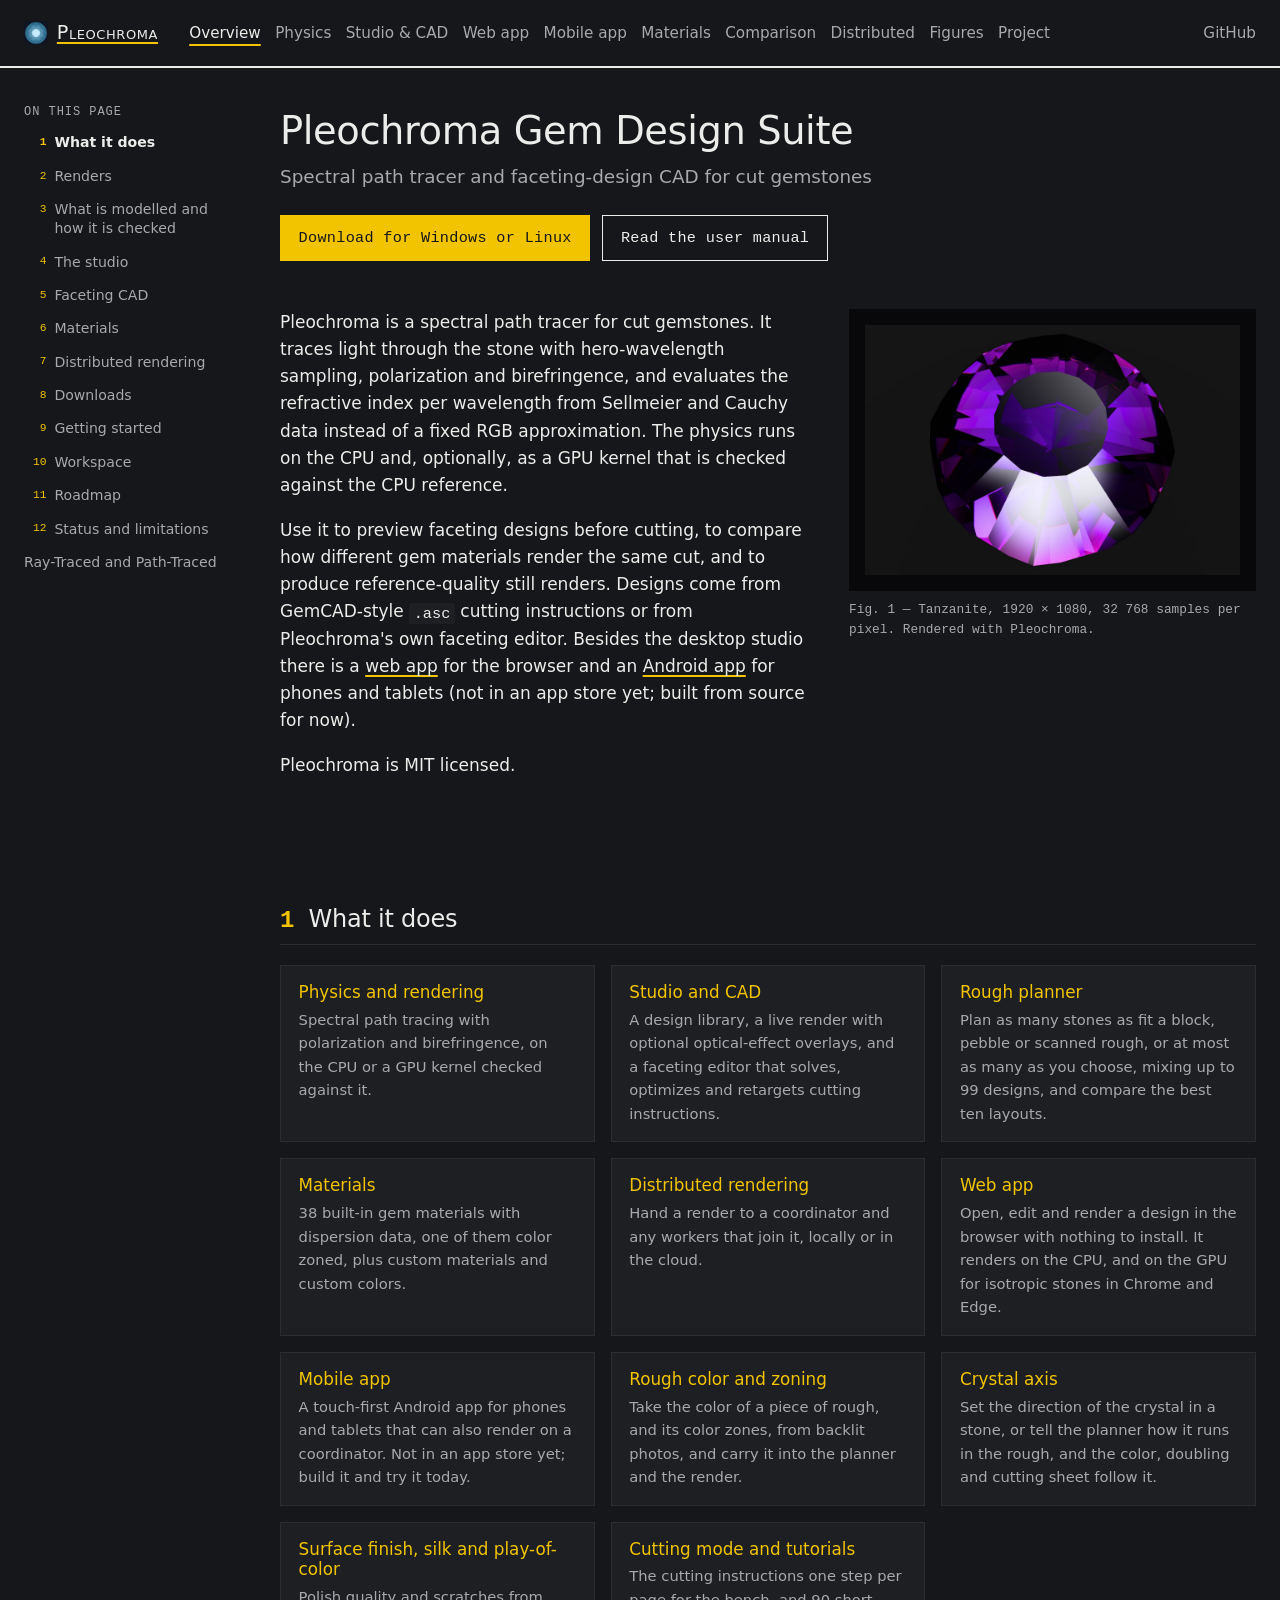
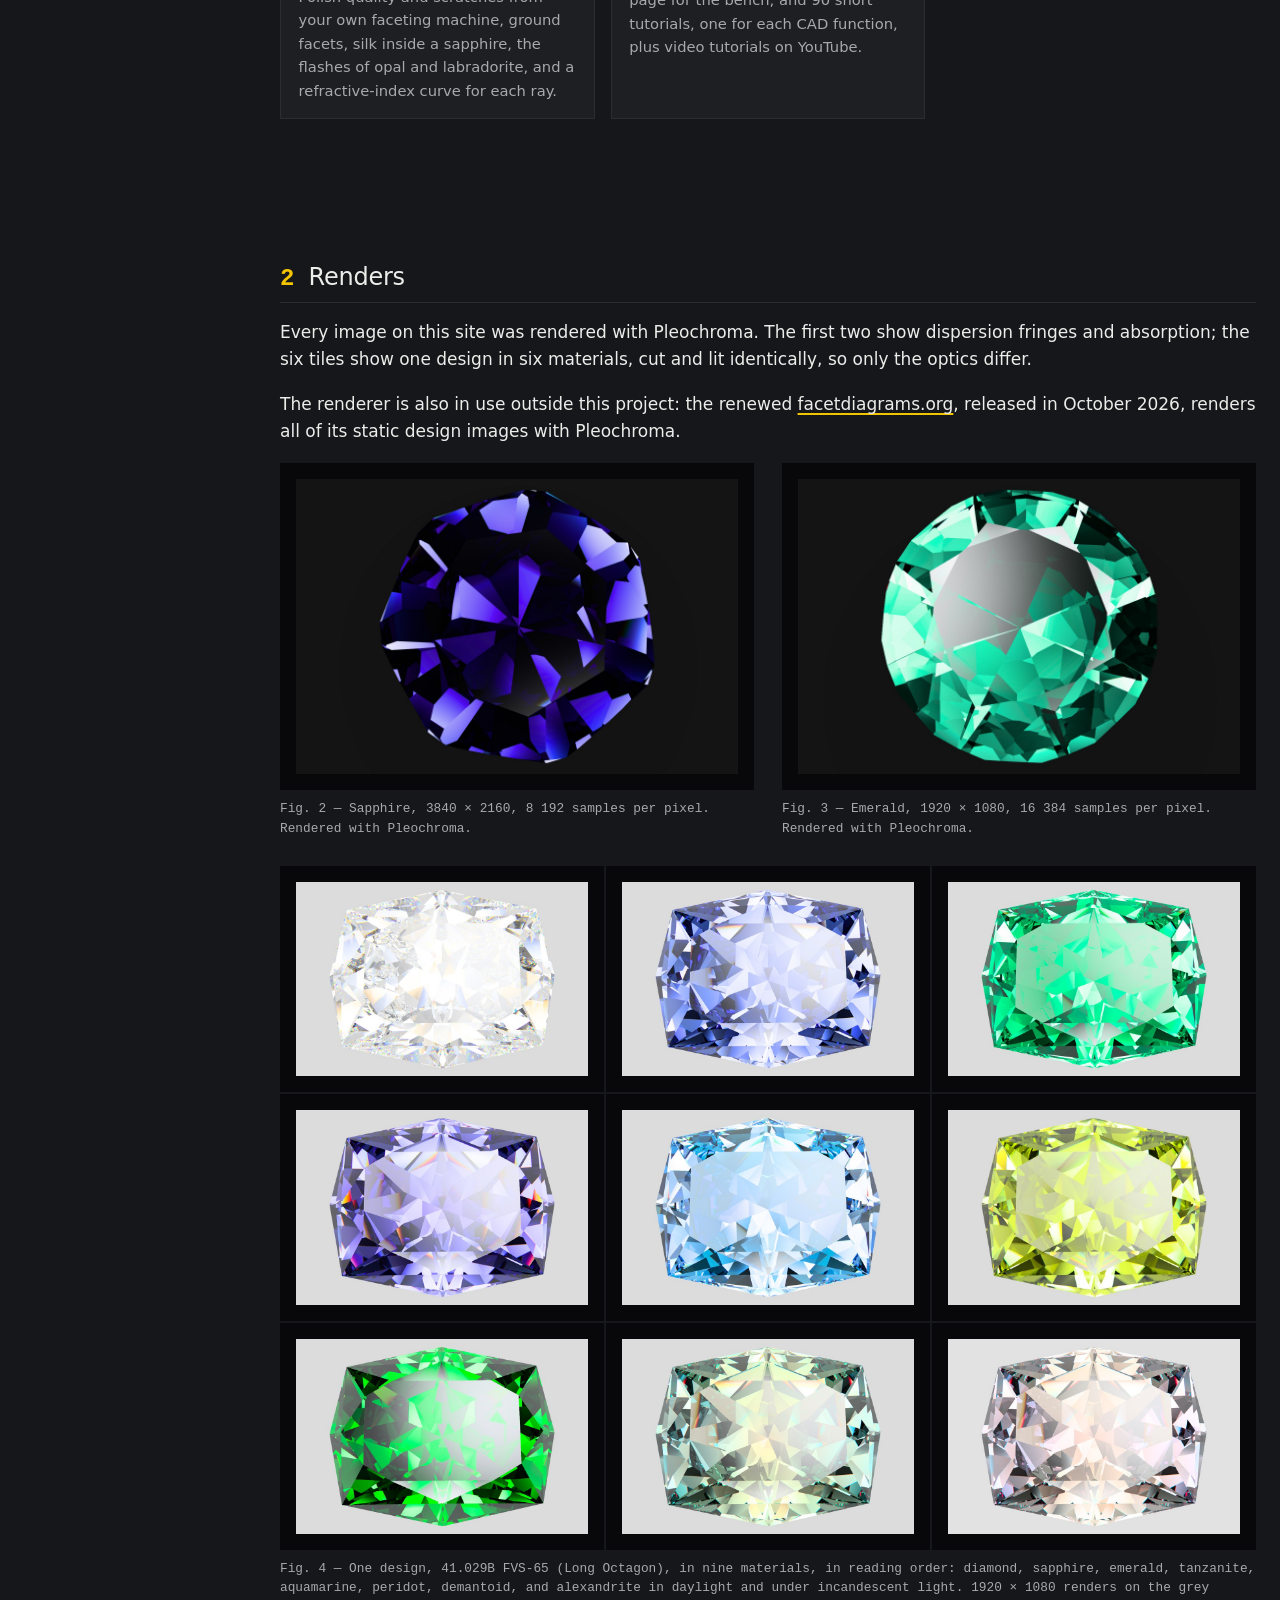
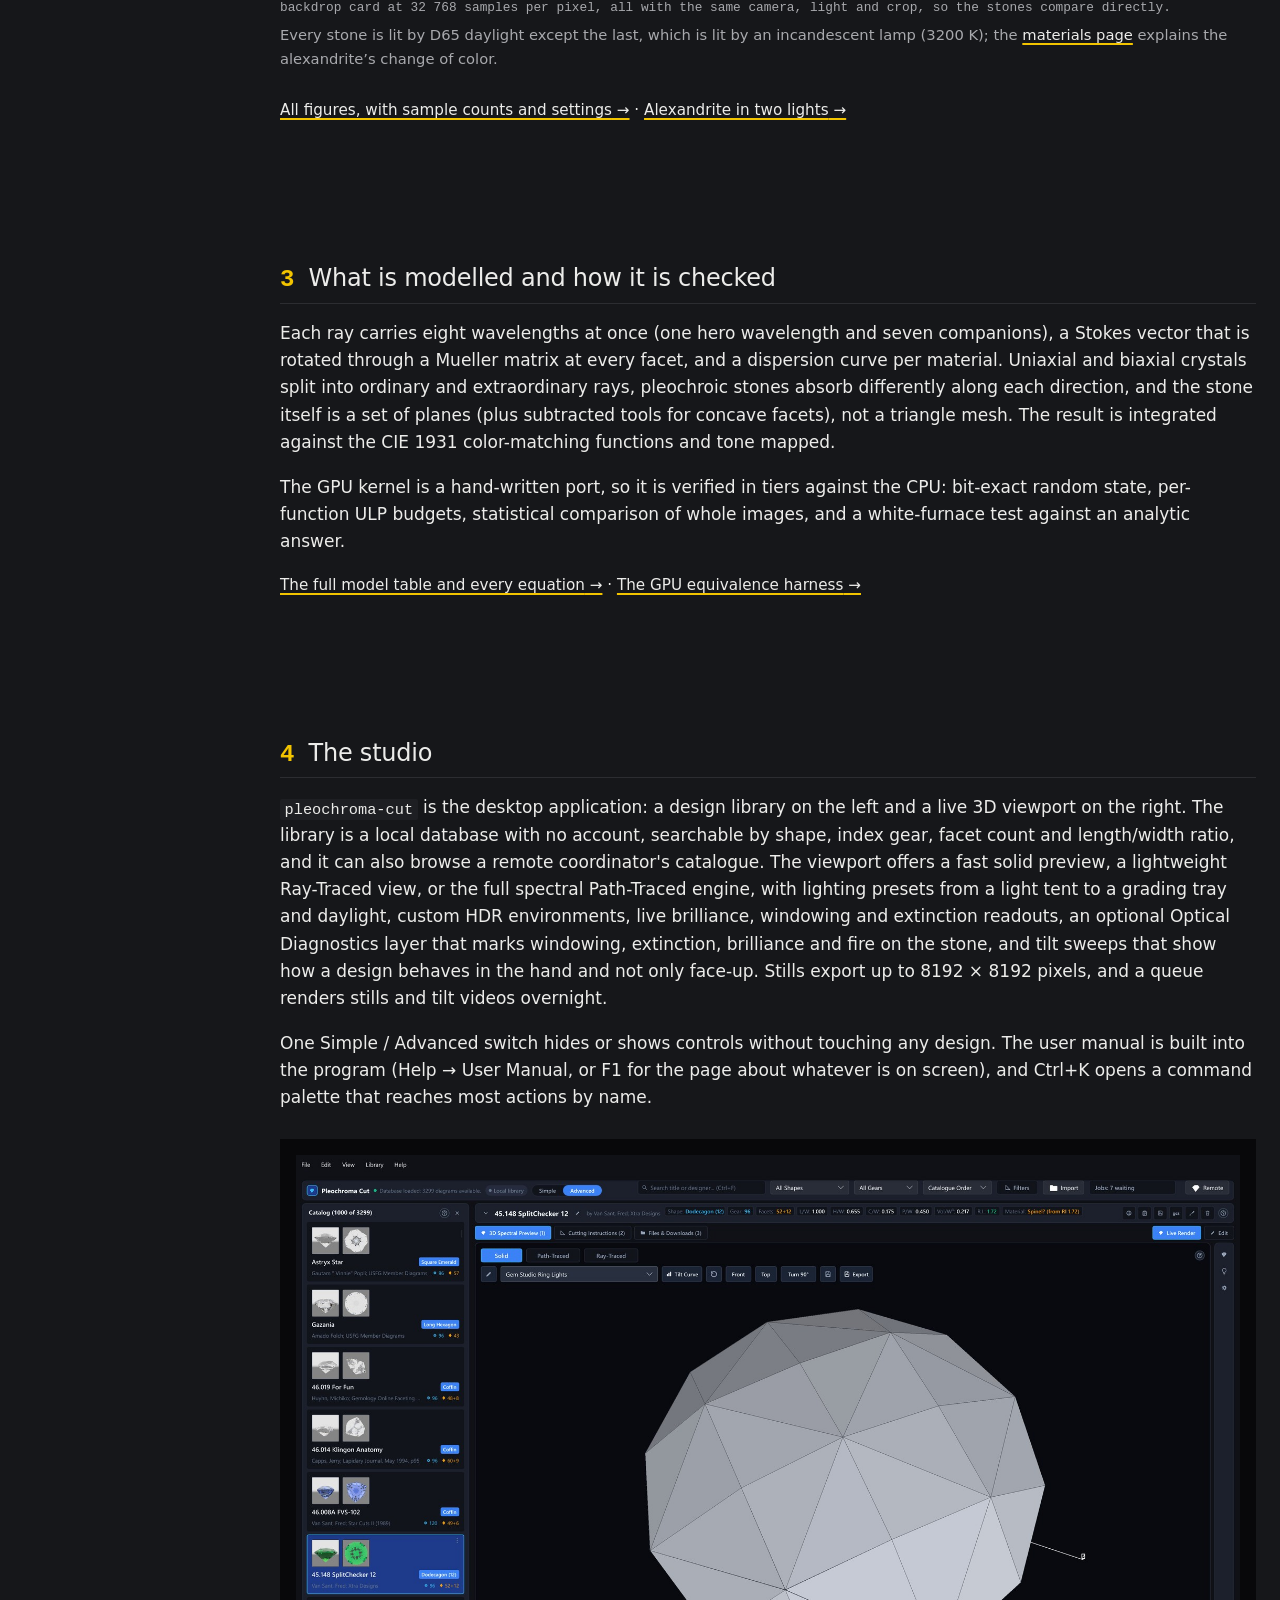
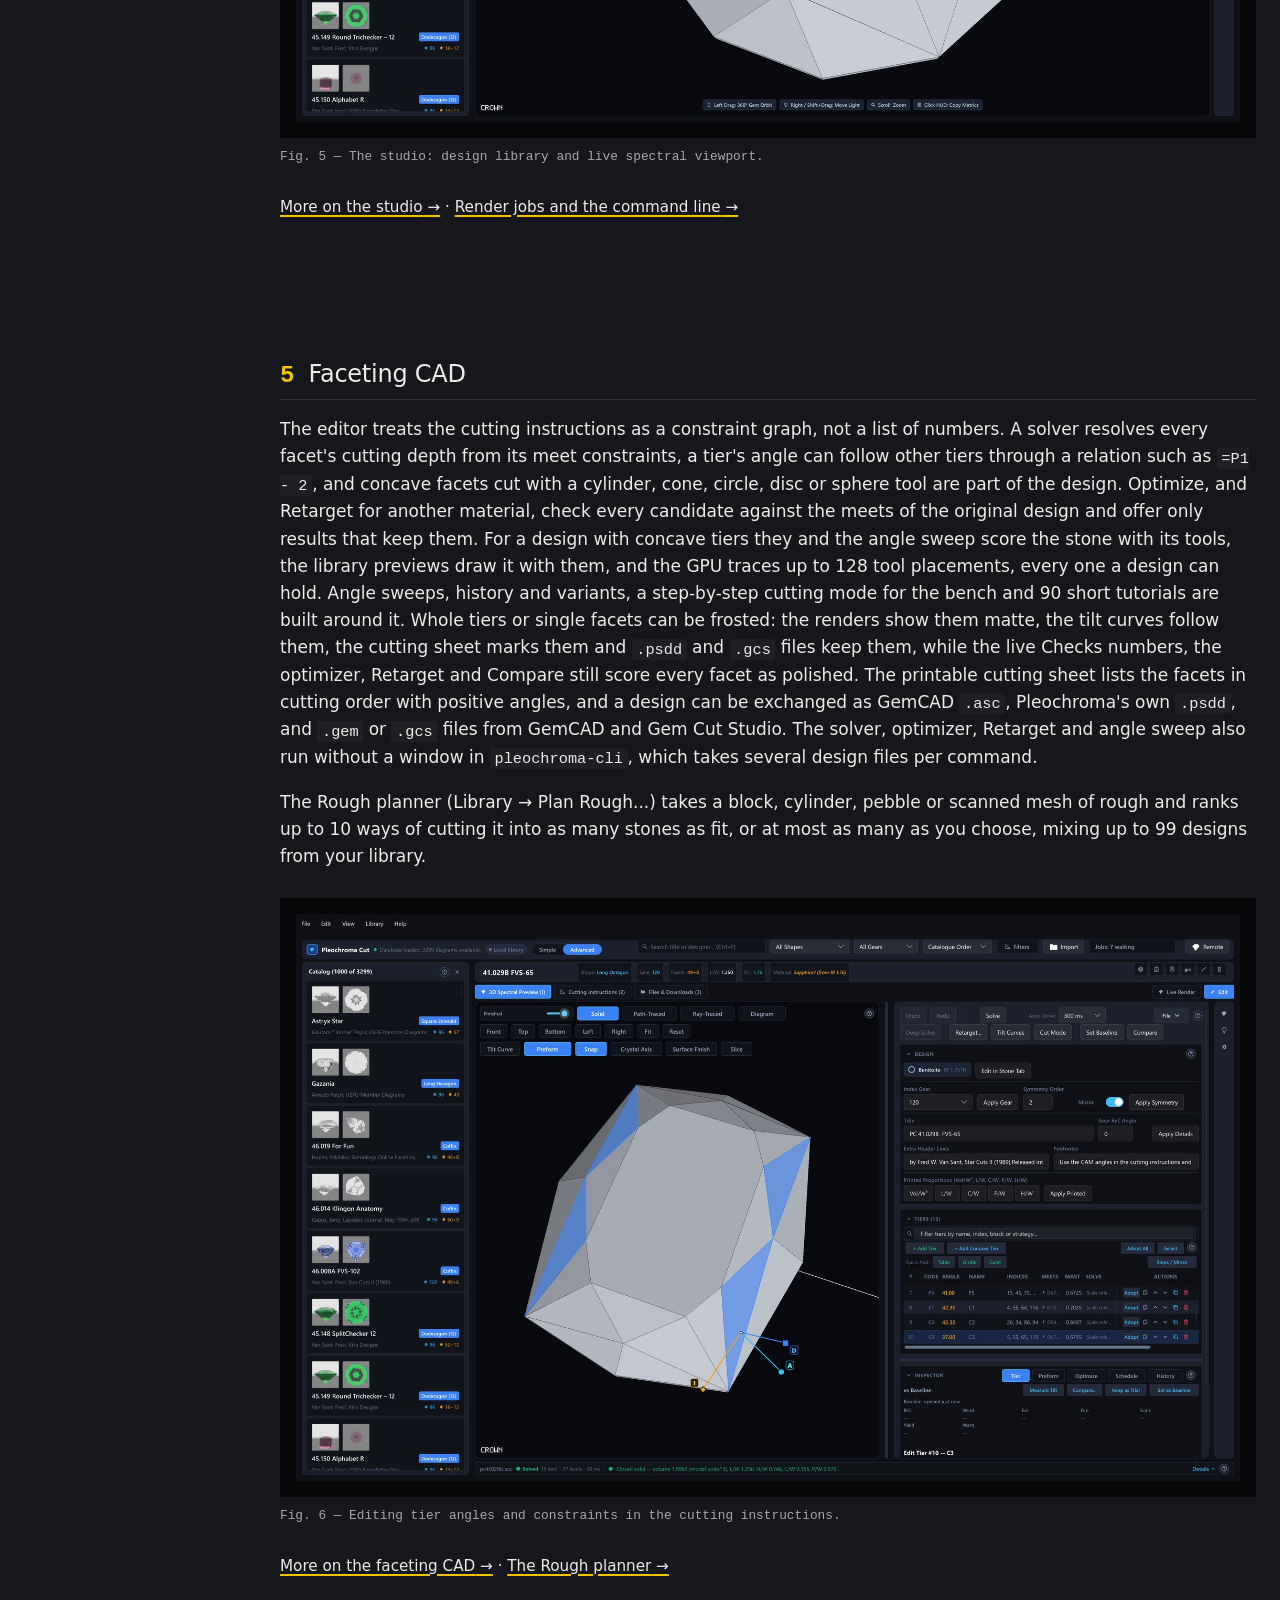
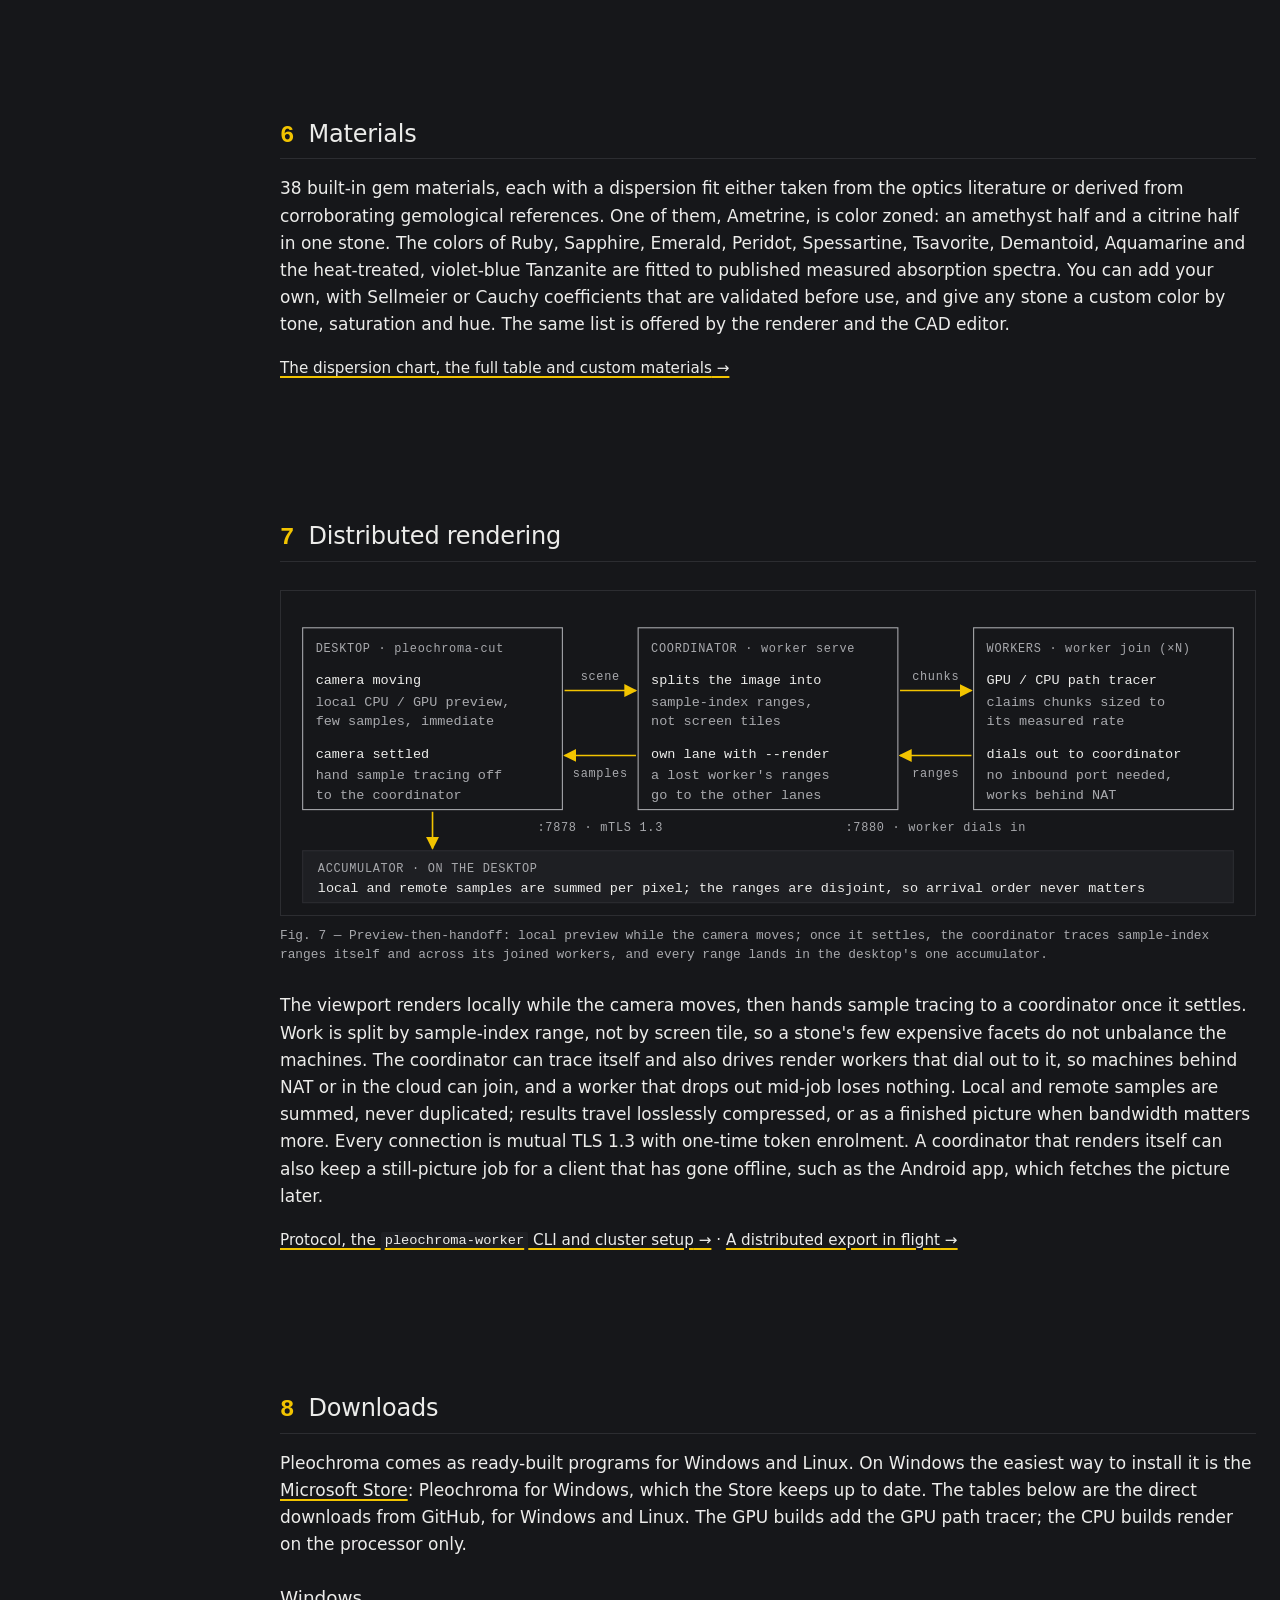
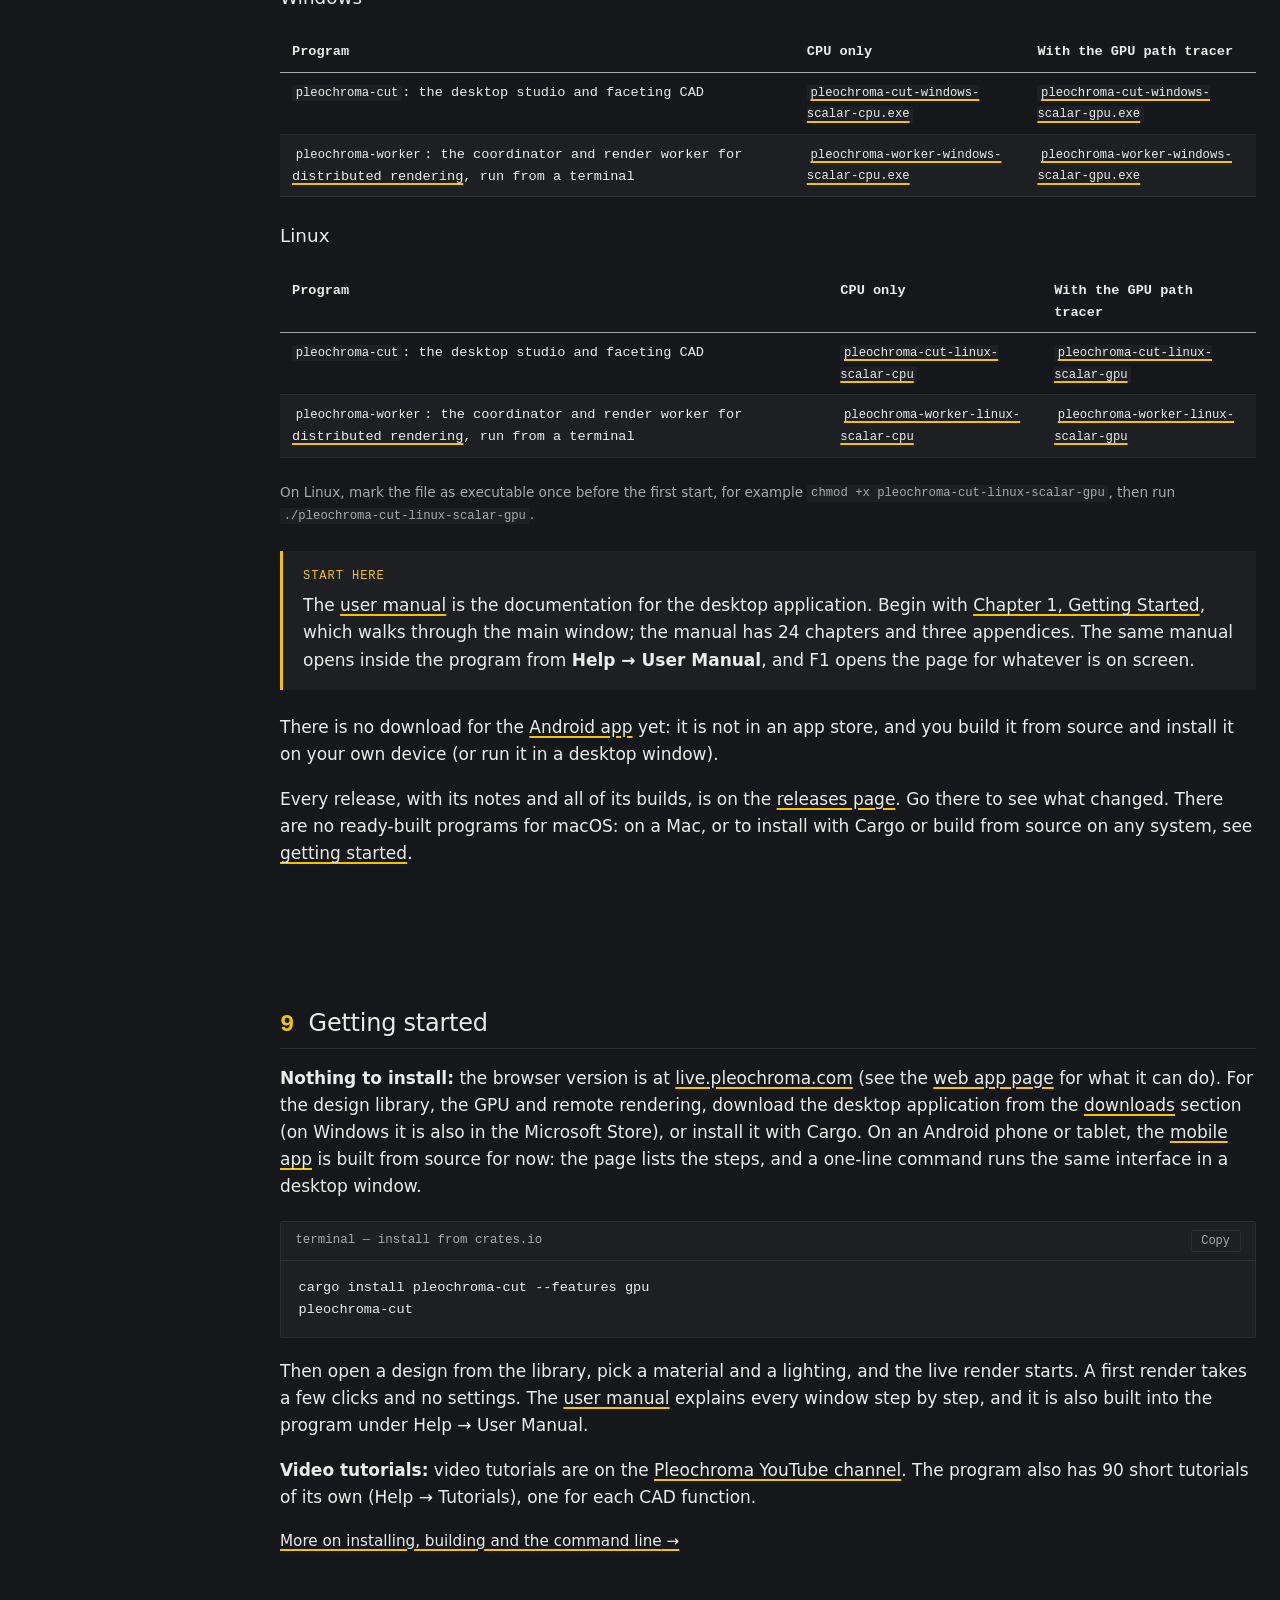
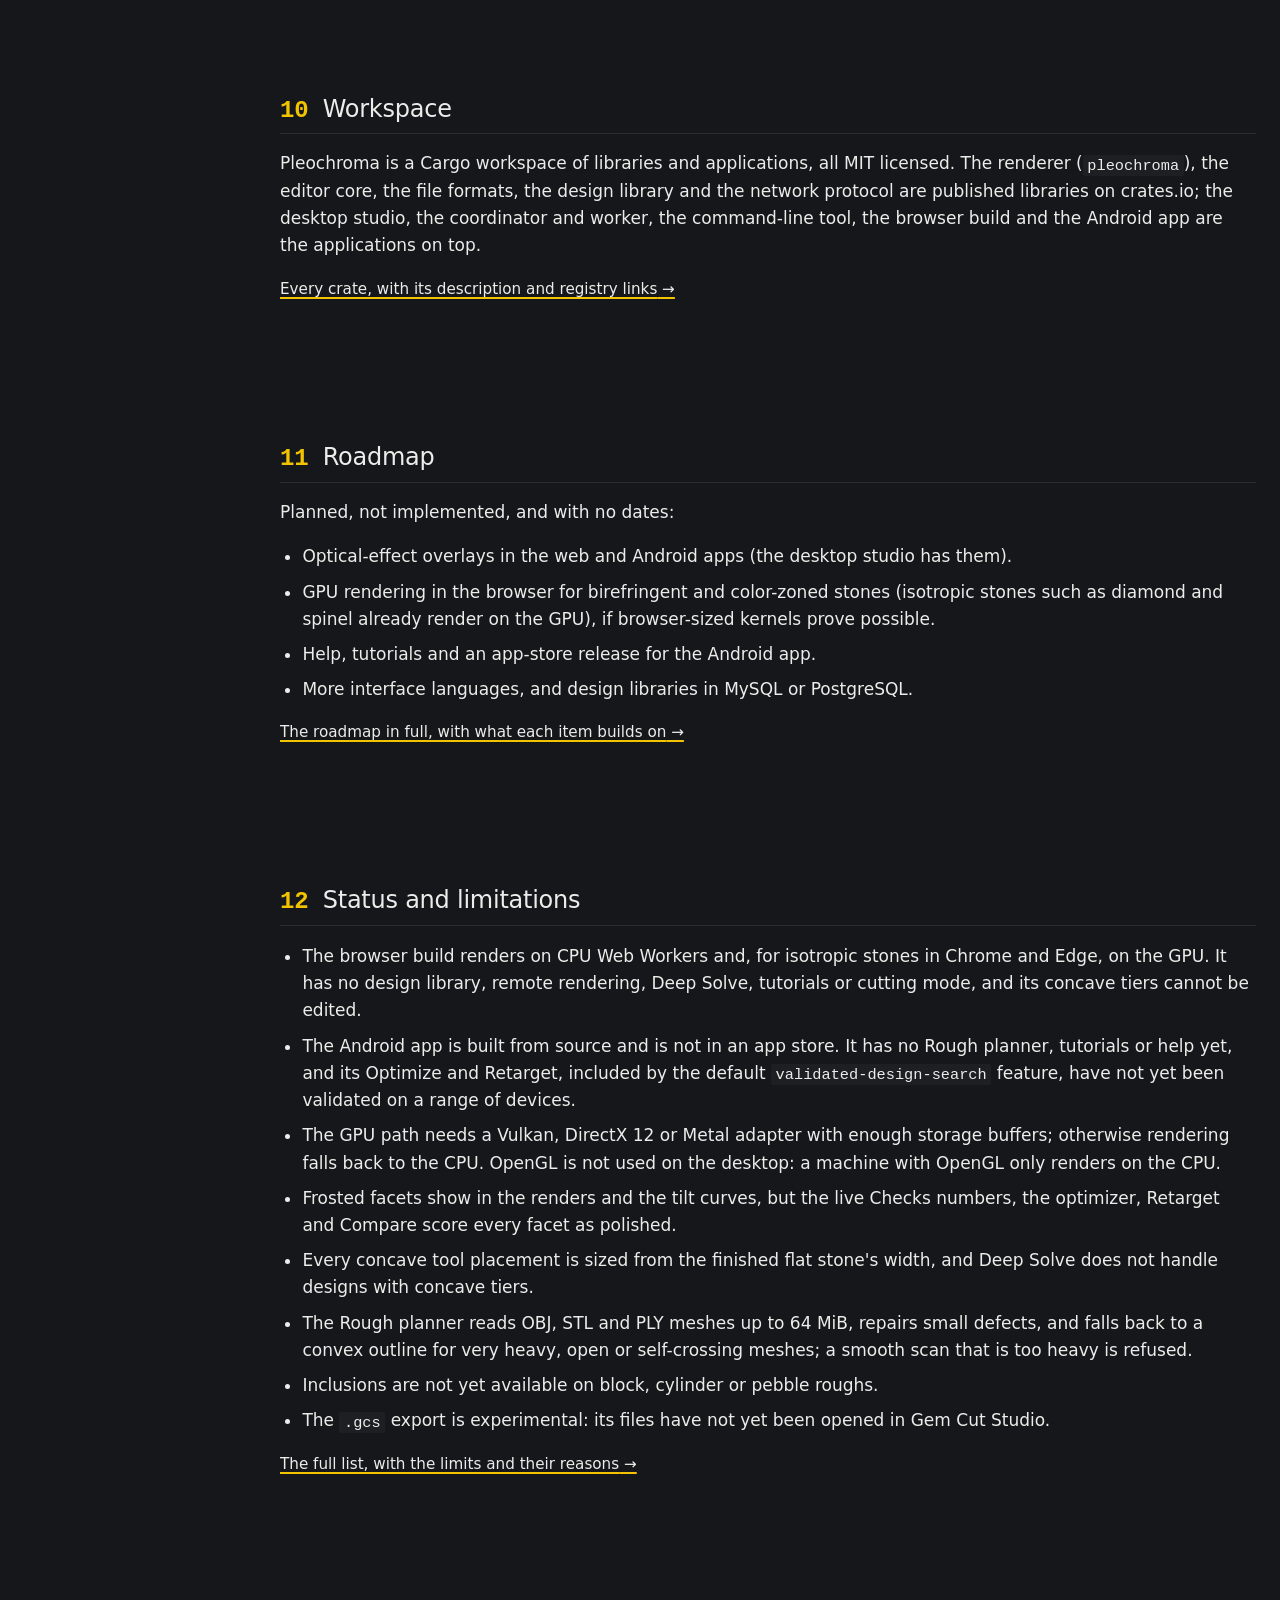
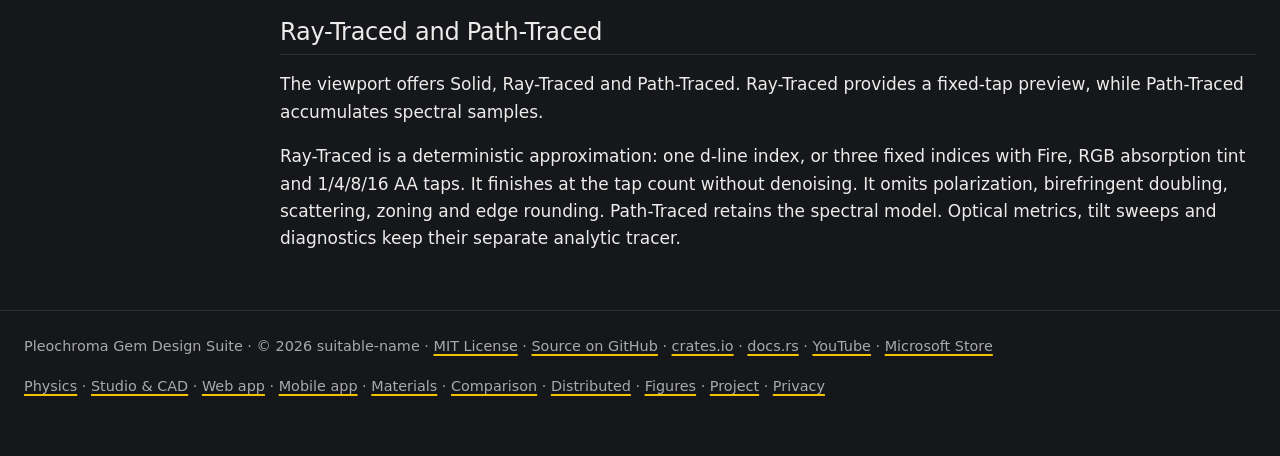
<file: index.html>
<!DOCTYPE html>
<html lang="en">
<head>
<meta charset="UTF-8">
<meta name="viewport" content="width=device-width, initial-scale=1.0">
<title>Pleochroma Gem Design Suite — faceting design and gem rendering</title>
<meta name="description" content="Free, open-source gemstone faceting software for Windows, Linux and macOS: design and solve faceting diagrams, import GemCad .asc and Gem Cut Studio .gcs files, and see the stone in a spectral path tracer with dispersion, polarization and pleochroism. On the Microsoft Store.">
<!-- seo:start -->
<link rel="canonical" href="https://pleochroma.com/">
<meta name="theme-color" content="#16171a">
<meta property="og:type" content="website">
<meta property="og:site_name" content="Pleochroma">
<meta property="og:title" content="Pleochroma Gem Design Suite — faceting design and gem rendering">
<meta property="og:description" content="Free, open-source gemstone faceting software for Windows, Linux and macOS: design and solve faceting diagrams, import GemCad .asc and Gem Cut Studio .gcs files, and see the stone in a spectral path tracer with dispersion, polarization and pleochroism. On the Microsoft Store.">
<meta property="og:url" content="https://pleochroma.com/">
<meta property="og:image" content="https://pleochroma.com/assets/images/fig_fvs_hero.jpg">
<meta property="og:image:width" content="1800">
<meta property="og:image:height" content="1200">
<meta property="og:image:alt" content="A long octagon sapphire rendered by Pleochroma&#x27;s spectral path tracer">
<meta name="twitter:card" content="summary_large_image">
<script type="application/ld+json">
{
 "@context": "https://schema.org",
 "@graph": [
  {
   "@type": "WebSite",
   "@id": "https://pleochroma.com/#website",
   "url": "https://pleochroma.com/",
   "name": "Pleochroma",
   "alternateName": "Pleochroma Gem Design Suite",
   "inLanguage": "en"
  },
  {
   "@type": "SoftwareApplication",
   "@id": "https://pleochroma.com/#software",
   "name": "Pleochroma",
   "alternateName": "Pleochroma Gem Design Suite",
   "description": "Free, open-source gemstone faceting software for Windows, Linux and macOS: design and solve faceting diagrams, import GemCad .asc and Gem Cut Studio .gcs files, and see the stone in a spectral path tracer with dispersion, polarization and pleochroism. On the Microsoft Store.",
   "url": "https://pleochroma.com/",
   "applicationCategory": "DesignApplication",
   "applicationSubCategory": "Gemstone faceting design and gem rendering",
   "operatingSystem": "Windows, Linux, macOS",
   "isAccessibleForFree": true,
   "offers": {
    "@type": "Offer",
    "price": "0",
    "priceCurrency": "USD"
   },
   "license": "https://opensource.org/licenses/MIT",
   "installUrl": "https://apps.microsoft.com/store/detail/9PF7KR401SNC",
   "downloadUrl": "https://github.com/suitable-name/pleochroma/releases/latest",
   "image": "https://pleochroma.com/assets/images/fig_fvs_hero.jpg",
   "sameAs": [
    "https://github.com/suitable-name/pleochroma",
    "https://www.youtube.com/@Pleochroma",
    "https://apps.microsoft.com/store/detail/9PF7KR401SNC",
    "https://crates.io/crates/pleochroma"
   ]
  }
 ]
}
</script>
<!-- seo:end -->
<link rel="icon" type="image/png" href="assets/images/icon.png">
<link rel="stylesheet" href="assets/css/style.css">
</head>
<body>

<header class="masthead">
  <div class="container">
    <a href="index.html" class="brand"><img src="assets/images/icon.png" width="24" height="24" alt="">Pleochroma</a>
    <nav>
      <a href="index.html" aria-current="page">Overview</a>
      <a href="physics.html">Physics</a>
      <a href="editor.html">Studio &amp; CAD</a>
      <a href="web.html">Web app</a>
      <a href="mobile.html">Mobile app</a>
      <a href="materials.html">Materials</a>
      <a href="comparison.html">Comparison</a>
      <a href="distributed.html">Distributed</a>
      <a href="gallery.html">Figures</a>
      <a href="project.html">Project</a>
    </nav>
    <a href="https://github.com/suitable-name/pleochroma" class="gh-link">GitHub</a>
  </div>
</header>

<main class="container">

  <div class="page-head">
    <h1>Pleochroma Gem Design Suite</h1>
    <p class="subtitle">Spectral path tracer and faceting-design CAD for cut gemstones</p>
    <p class="cta-row">
      <a class="cta" href="#downloads">Download for Windows or Linux</a>
      <a class="cta cta-secondary" href="https://github.com/suitable-name/pleochroma/tree/main/apps/pleochroma-cut/docs/manual">Read the user manual</a>
    </p>
  </div>

  <section class="abstract-grid">
    <div>
      <p>
        Pleochroma is a spectral path tracer for cut gemstones. It traces light
        through the stone with hero-wavelength sampling, polarization and
        birefringence, and evaluates the refractive index per wavelength from
        Sellmeier and Cauchy data instead of a fixed RGB approximation. The
        physics runs on the CPU and, optionally, as a GPU kernel that is checked
        against the CPU reference.
      </p>
      <p>
        Use it to preview faceting designs before cutting, to compare how
        different gem materials render the same cut, and to produce
        reference-quality still renders. Designs come from GemCAD-style
        <code>.asc</code> cutting instructions or from Pleochroma's own faceting
        editor. Besides the desktop studio there is a <a href="web.html">web app</a>
        for the browser and an <a href="mobile.html">Android app</a> for phones and
        tablets (not in an app store yet; built from source for now).
      </p>
      <p>
        Pleochroma is MIT licensed.
      </p>
    </div>
    <figure class="fig">
      <a href="assets/images/fig_render_tanzanite.jpg">
        <img src="assets/images/fig_render_tanzanite.jpg" width="1800" height="1200" alt="Rendered tanzanite gemstone">
      </a>
      <figcaption>Fig. 1 — Tanzanite, 1920 × 1080, 32 768 samples per pixel. Rendered with Pleochroma.</figcaption>
    </figure>
  </section>

  <section id="what-it-does">
    <h2><span class="sec-num">1</span>What it does</h2>
    <div class="card-grid">
      <a class="card" href="physics.html">
        <h3>Physics and rendering</h3>
        <p>Spectral path tracing with polarization and birefringence, on the CPU or a GPU kernel checked against it.</p>
      </a>
      <a class="card" href="editor.html">
        <h3>Studio and CAD</h3>
        <p>A design library, a live render with optional optical-effect overlays, and a faceting editor that solves, optimizes and retargets cutting instructions.</p>
      </a>
      <a class="card" href="editor.html#rough-planner">
        <h3>Rough planner</h3>
        <p>Plan as many stones as fit a block, pebble or scanned rough, or at most as many as you choose, mixing up to 99 designs, and compare the best ten layouts.</p>
      </a>
      <a class="card" href="materials.html">
        <h3>Materials</h3>
        <p>38 built-in gem materials with dispersion data, one of them color zoned, plus custom materials and custom colors.</p>
      </a>
      <a class="card" href="distributed.html">
        <h3>Distributed rendering</h3>
        <p>Hand a render to a coordinator and any workers that join it, locally or in the cloud.</p>
      </a>
      <a class="card" href="web.html">
        <h3>Web app</h3>
        <p>Open, edit and render a design in the browser with nothing to install. It renders on the CPU, and on the GPU for isotropic stones in Chrome and Edge.</p>
      </a>
      <a class="card" href="mobile.html">
        <h3>Mobile app</h3>
        <p>A touch-first Android app for phones and tablets that can also render on a coordinator. Not in an app store yet; build it and try it today.</p>
      </a>
      <a class="card" href="editor.html#rough-color">
        <h3>Rough color and zoning</h3>
        <p>Take the color of a piece of rough, and its color zones, from backlit photos, and carry it into the planner and the render.</p>
      </a>
      <a class="card" href="crystal-axis.html">
        <h3>Crystal axis</h3>
        <p>Set the direction of the crystal in a stone, or tell the planner how it runs in the rough, and the color, doubling and cutting sheet follow it.</p>
      </a>
      <a class="card" href="render-effects.html">
        <h3>Surface finish, silk and play-of-color</h3>
        <p>Polish quality and scratches from your own faceting machine, ground facets, silk inside a sapphire, the flashes of opal and labradorite, and a refractive-index curve for each ray.</p>
      </a>
      <a class="card" href="editor.html#cutting-mode">
        <h3>Cutting mode and tutorials</h3>
        <p>The cutting instructions one step per page for the bench, and 90 short tutorials, one for each CAD function, plus video tutorials on YouTube.</p>
      </a>
    </div>
  </section>

  <section id="renders">
    <h2><span class="sec-num">2</span>Renders</h2>
    <p>
      Every image on this site was rendered with Pleochroma. The first two show
      dispersion fringes and absorption; the six tiles show one design in six
      materials, cut and lit identically, so only the optics differ.
    </p>
    <p>
      The renderer is also in use outside this project: the renewed
      <a href="https://facetdiagrams.org/">facetdiagrams.org</a>, released in October 2026,
      renders all of its static design images with Pleochroma.
    </p>
    <div class="fig-grid">
      <figure class="fig">
        <a href="assets/images/fig_render_sapphire.jpg">
          <img src="assets/images/fig_render_sapphire.jpg" width="1800" height="1200" alt="Rendered sapphire gemstone" loading="lazy">
        </a>
        <figcaption>Fig. 2 — Sapphire, 3840 × 2160, 8 192 samples per pixel. Rendered with Pleochroma.</figcaption>
      </figure>
      <figure class="fig">
        <a href="assets/images/fig_render_emerald.jpg">
          <img src="assets/images/fig_render_emerald.jpg" width="1800" height="1200" alt="Rendered emerald gemstone" loading="lazy">
        </a>
        <figcaption>Fig. 3 — Emerald, 1920 × 1080, 16 384 samples per pixel. Rendered with Pleochroma.</figcaption>
      </figure>
    </div>
    <figure class="fig">
      <div class="fig-grid-auto" style="grid-template-columns: repeat(auto-fit, minmax(260px, 1fr))">
        <a href="assets/images/fig_fvs_diamond.jpg"><img src="assets/images/fig_fvs_diamond.jpg" width="900" height="600" alt="41.029B FVS-65 (Long Octagon) rendered as diamond" loading="lazy"></a>
        <a href="assets/images/fig_fvs_sapphire.jpg"><img src="assets/images/fig_fvs_sapphire.jpg" width="900" height="600" alt="The same design rendered as sapphire" loading="lazy"></a>
        <a href="assets/images/fig_fvs_emerald.jpg"><img src="assets/images/fig_fvs_emerald.jpg" width="900" height="600" alt="The same design rendered as emerald" loading="lazy"></a>
        <a href="assets/images/fig_fvs_tanzanite.jpg"><img src="assets/images/fig_fvs_tanzanite.jpg" width="900" height="600" alt="The same design rendered as tanzanite" loading="lazy"></a>
        <a href="assets/images/fig_fvs_aquamarine.jpg"><img src="assets/images/fig_fvs_aquamarine.jpg" width="900" height="600" alt="The same design rendered as aquamarine" loading="lazy"></a>
        <a href="assets/images/fig_fvs_peridot.jpg"><img src="assets/images/fig_fvs_peridot.jpg" width="900" height="600" alt="The same design rendered as peridot" loading="lazy"></a>
        <a href="assets/images/fig_fvs_demantoid.jpg"><img src="assets/images/fig_fvs_demantoid.jpg" width="900" height="600" alt="The same design rendered as demantoid" loading="lazy"></a>
        <a href="assets/images/fig_fvs_alexandrite_day.jpg"><img src="assets/images/fig_fvs_alexandrite_day.jpg" width="900" height="600" alt="The same design rendered as alexandrite in daylight" loading="lazy"></a>
        <a href="assets/images/fig_fvs_alexandrite_warm.jpg"><img src="assets/images/fig_fvs_alexandrite_warm.jpg" width="900" height="600" alt="The same design rendered as alexandrite under incandescent light" loading="lazy"></a>
      </div>
      <figcaption>Fig. 4 &mdash; One design, 41.029B FVS-65 (Long Octagon), in nine materials, in reading order: diamond, sapphire, emerald, tanzanite, aquamarine, peridot, demantoid, and alexandrite in daylight and under incandescent light. 1920 &times; 1080 renders on the grey backdrop card at 32&nbsp;768 samples per pixel, all with the same camera, light and crop, so the stones compare directly.</figcaption>
      <p class="fig-note">Every stone is lit by D65 daylight except the last, which is lit by an incandescent lamp (3200 K); the <a href="materials.html#alexandrite-case">materials page</a> explains the alexandrite&rsquo;s change of color.</p>
    </figure>
    <p class="more"><a href="gallery.html">All figures, with sample counts and settings</a> &middot; <a href="materials.html#alexandrite-case">Alexandrite in two lights</a></p>
  </section>

  <section id="modelled">
    <h2><span class="sec-num">3</span>What is modelled and how it is checked</h2>
    <p>
      Each ray carries eight wavelengths at once (one hero wavelength and seven
      companions), a Stokes vector that is rotated through a Mueller matrix at
      every facet, and a dispersion curve per material. Uniaxial and biaxial
      crystals split into ordinary and extraordinary rays, pleochroic stones
      absorb differently along each direction, and the stone itself is a set of
      planes (plus subtracted tools for concave facets), not a triangle mesh.
      The result is integrated against the CIE 1931 color-matching functions
      and tone mapped.
    </p>
    <p>
      The GPU kernel is a hand-written port, so it is verified in tiers against
      the CPU: bit-exact random state, per-function ULP budgets, statistical
      comparison of whole images, and a white-furnace test against an analytic
      answer.
    </p>
    <p class="more"><a href="physics.html#glance">The full model table and every equation</a> &middot; <a href="physics.html#gpu-harness">The GPU equivalence harness</a></p>
  </section>

  <section id="studio">
    <h2><span class="sec-num">4</span>The studio</h2>
    <p>
      <code>pleochroma-cut</code> is the desktop application: a design library
      on the left and a live 3D viewport on the right. The library is a local
      database with no account, searchable by shape, index gear, facet count and
      length/width ratio, and it can also browse a remote coordinator's catalogue.
      The viewport offers a fast solid preview, a lightweight Ray-Traced view,
      or the full spectral Path-Traced engine, with lighting presets from a light tent to a grading tray and
      daylight, custom HDR environments, live
      brilliance, windowing and extinction readouts, an optional Optical
      Diagnostics layer that marks windowing, extinction, brilliance and fire
      on the stone, and tilt sweeps that show how
      a design behaves in the hand and not only face-up. Stills export up to
      8192 &times; 8192 pixels, and a queue renders stills and tilt videos
      overnight.
    </p>
    <p>
      One Simple / Advanced switch hides or shows controls without touching any
      design. The user manual is built into the program (Help &rarr; User Manual,
      or F1 for the page about whatever is on screen), and Ctrl+K opens a command
      palette that reaches most actions by name.
    </p>
    <figure class="fig">
      <a href="assets/images/fig_studio_main.jpg">
        <img src="assets/images/fig_studio_main.jpg" width="1800" height="1080" alt="Pleochroma studio main window: design library and the live Solid view of the stone" loading="lazy">
      </a>
      <figcaption>Fig. 5 — The studio: design library and live spectral viewport.</figcaption>
    </figure>
    <p class="more"><a href="editor.html">More on the studio</a> &middot; <a href="editor.html#render-jobs">Render jobs and the command line</a></p>
  </section>

  <section id="cad">
    <h2><span class="sec-num">5</span>Faceting CAD</h2>
    <p>
      The editor treats the cutting instructions as a constraint graph, not a
      list of numbers. A solver resolves every facet's cutting depth from its meet
      constraints, a tier's angle can follow other tiers through a relation such
      as <code>=P1 - 2</code>, and concave facets cut with a cylinder, cone,
      circle, disc or sphere tool are part of the design. Optimize, and Retarget
      for another material, check every candidate against the meets of the
      original design and offer only results that keep them. For a design with
      concave tiers they and the angle sweep score the stone with its tools, the
      library previews draw it with them, and the GPU traces up to 128 tool
      placements, every one a design can hold. Angle
      sweeps, history and variants, a
      step-by-step cutting mode for the bench and 90 short tutorials are built
      around it. Whole tiers or single facets can be frosted: the renders show
      them matte, the tilt curves follow them, the cutting sheet marks them and
      <code>.psdd</code> and <code>.gcs</code> files keep them, while the live
      Checks numbers, the optimizer, Retarget and Compare still score every
      facet as polished. The printable cutting sheet lists the facets in cutting
      order with positive angles, and a design can be exchanged as GemCAD
      <code>.asc</code>, Pleochroma's own <code>.psdd</code>, and
      <code>.gem</code> or <code>.gcs</code> files from GemCAD and Gem Cut Studio.
      The solver, optimizer, Retarget and angle sweep also run without a window
      in <code>pleochroma-cli</code>, which takes several design files per
      command.
    </p>
    <p>
      The Rough planner (Library &rarr; Plan Rough...) takes a block,
      cylinder, pebble or scanned mesh of rough and ranks up to 10 ways of cutting
      it into as many stones as fit, or at most as many as you choose, mixing up
      to 99 designs from your library.
    </p>
    <figure class="fig">
      <a href="assets/images/fig_cad_edit.jpg">
        <img src="assets/images/fig_cad_edit.jpg" width="1800" height="1080" alt="Edit mode: solid view with a selected facet, tier table and tier inspector" loading="lazy">
      </a>
      <figcaption>Fig. 6 — Editing tier angles and constraints in the cutting instructions.</figcaption>
    </figure>
    <p class="more"><a href="editor.html#cad-solver">More on the faceting CAD</a> &middot; <a href="editor.html#rough-planner">The Rough planner</a></p>
  </section>

  <section id="materials">
    <h2><span class="sec-num">6</span>Materials</h2>
    <p>
      38 built-in gem materials, each with a dispersion fit either taken from
      the optics literature or derived from corroborating gemological
      references. One of them, Ametrine, is color zoned: an amethyst half and a
      citrine half in one stone. The colors of Ruby, Sapphire, Emerald, Peridot,
      Spessartine, Tsavorite, Demantoid, Aquamarine and the heat-treated,
      violet-blue Tanzanite are fitted to published measured absorption spectra. You can add your own, with Sellmeier or Cauchy
      coefficients that are validated before use, and give any stone a custom
      color by tone, saturation and hue. The same list is offered by the
      renderer and the CAD editor.
    </p>
    <p class="more"><a href="materials.html">The dispersion chart, the full table and custom materials</a></p>
  </section>

  <section id="distributed">
    <h2><span class="sec-num">7</span>Distributed rendering</h2>
    <figure class="fig diagram-fig">
<svg class="diagram" viewBox="0 0 900 300" role="img" aria-labelledby="handoff-title" xmlns="http://www.w3.org/2000/svg">
  <title id="handoff-title">Preview-then-handoff: the desktop renders a local preview while the camera moves, then hands sample tracing to a coordinator, which traces sample-index ranges itself (with --render) and across the render workers that have joined it; every range is summed into the desktop's one accumulator.</title>
  <style>
    .diagram text { font-family: ui-monospace, "Cascadia Mono", "SF Mono", Consolas, "Liberation Mono", monospace; font-size: 12.5px; fill: var(--ink); }
    .diagram .lbl { font-size: 11px; fill: var(--ink-2); letter-spacing: 0.06em; }
    .diagram .muted { fill: var(--ink-2); }
    .diagram .box { fill: none; stroke: var(--ink-2); stroke-width: 1; }
    .diagram .bar { fill: var(--paper-2); stroke: var(--rule); stroke-width: 1; }
    .diagram .arrow { fill: none; stroke: var(--accent); stroke-width: 1.5; }
    .diagram .head { fill: var(--accent); }
  </style>
  <defs>
    <marker id="ah" viewBox="0 0 10 10" refX="9" refY="5" markerWidth="8" markerHeight="8" orient="auto-start-reverse">
      <path class="head" d="M 0 0 L 10 5 L 0 10 z"/>
    </marker>
  </defs>

  <rect class="box" x="20" y="34" width="240" height="168"/>
  <text class="lbl" x="32" y="56">DESKTOP · pleochroma-cut</text>
  <text x="32" y="86">camera moving</text>
  <text class="muted" x="32" y="106">  local CPU / GPU preview,</text>
  <text class="muted" x="32" y="124">  few samples, immediate</text>
  <text x="32" y="154">camera settled</text>
  <text class="muted" x="32" y="174">  hand sample tracing off</text>
  <text class="muted" x="32" y="192">  to the coordinator</text>

  <rect class="box" x="330" y="34" width="240" height="168"/>
  <text class="lbl" x="342" y="56">COORDINATOR · worker serve</text>
  <text x="342" y="86">splits the image into</text>
  <text class="muted" x="342" y="106">  sample-index ranges,</text>
  <text class="muted" x="342" y="124">  not screen tiles</text>
  <text x="342" y="154">own lane with --render</text>
  <text class="muted" x="342" y="174">  a lost worker's ranges</text>
  <text class="muted" x="342" y="192">  go to the other lanes</text>

  <rect class="box" x="640" y="34" width="240" height="168"/>
  <text class="lbl" x="652" y="56">WORKERS · worker join (×N)</text>
  <text x="652" y="86">GPU / CPU path tracer</text>
  <text class="muted" x="652" y="106">  claims chunks sized to</text>
  <text class="muted" x="652" y="124">  its measured rate</text>
  <text x="652" y="154">dials out to coordinator</text>
  <text class="muted" x="652" y="174">  no inbound port needed,</text>
  <text class="muted" x="652" y="192">  works behind NAT</text>

  <path class="arrow" d="M 262 92 H 328" marker-end="url(#ah)"/>
  <text class="lbl" x="295" y="82" text-anchor="middle">scene</text>
  <path class="arrow" d="M 328 152 H 262" marker-end="url(#ah)"/>
  <text class="lbl" x="295" y="172" text-anchor="middle">samples</text>

  <path class="arrow" d="M 572 92 H 638" marker-end="url(#ah)"/>
  <text class="lbl" x="605" y="82" text-anchor="middle">chunks</text>
  <path class="arrow" d="M 638 152 H 572" marker-end="url(#ah)"/>
  <text class="lbl" x="605" y="172" text-anchor="middle">ranges</text>

  <text class="lbl" x="295" y="222" text-anchor="middle">:7878 · mTLS 1.3</text>
  <text class="lbl" x="605" y="222" text-anchor="middle">:7880 · worker dials in</text>

  <rect class="bar" x="20" y="240" width="860" height="48"/>
  <text class="lbl" x="34" y="260">ACCUMULATOR · ON THE DESKTOP</text>
  <text x="34" y="278">local and remote samples are summed per pixel; the ranges are disjoint, so arrival order never matters</text>
  <path class="arrow" d="M 140 204 V 238" marker-end="url(#ah)"/>
</svg>
<figcaption>Fig. 7 — Preview-then-handoff: local preview while the camera moves; once it settles, the coordinator traces sample-index ranges itself and across its joined workers, and every range lands in the desktop's one accumulator.</figcaption>
</figure>
    <p>
      The viewport renders locally while the camera moves, then hands sample
      tracing to a coordinator once it settles. Work is split by sample-index
      range, not by screen tile, so a stone's few expensive facets do not
      unbalance the machines. The coordinator can trace itself and also drives
      render workers that dial out to it, so machines behind NAT or in the
      cloud can join, and a worker that drops out mid-job loses nothing. Local
      and remote samples are summed, never duplicated; results travel losslessly
      compressed, or as a finished picture when bandwidth matters more. Every
      connection is mutual TLS 1.3 with one-time token enrolment. A coordinator
      that renders itself can also keep a still-picture job for a client that
      has gone offline, such as the Android app, which fetches the picture
      later.
    </p>
    <p class="more"><a href="distributed.html">Protocol, the <code>pleochroma-worker</code> CLI and cluster setup</a> &middot; <a href="gallery.html">A distributed export in flight</a></p>
  </section>

  <section id="downloads">
    <h2><span class="sec-num">8</span>Downloads</h2>
    <p>
      Pleochroma comes as ready-built programs for Windows and Linux. On
      Windows the easiest way to install it is the
      <a href="https://apps.microsoft.com/store/detail/9PF7KR401SNC">Microsoft Store</a>:
      Pleochroma for Windows, which the Store keeps up to date. The tables below
      are the direct downloads from GitHub, for Windows and Linux. The GPU
      builds add the GPU path tracer; the CPU builds render on the processor
      only.
    </p>
    <h3>Windows</h3>
    <table>
      <thead>
        <tr><th>Program</th><th>CPU only</th><th>With the GPU path tracer</th></tr>
      </thead>
      <tbody>
        <tr>
          <td><code>pleochroma-cut</code>: the desktop studio and faceting CAD</td>
          <td><a href="https://github.com/suitable-name/pleochroma/releases/latest/download/pleochroma-cut-windows-scalar-cpu.exe"><code>pleochroma-cut-windows-scalar-cpu.exe</code></a></td>
          <td><a href="https://github.com/suitable-name/pleochroma/releases/latest/download/pleochroma-cut-windows-scalar-gpu.exe"><code>pleochroma-cut-windows-scalar-gpu.exe</code></a></td>
        </tr>
        <tr>
          <td><code>pleochroma-worker</code>: the coordinator and render worker for <a href="distributed.html">distributed rendering</a>, run from a terminal</td>
          <td><a href="https://github.com/suitable-name/pleochroma/releases/latest/download/pleochroma-worker-windows-scalar-cpu.exe"><code>pleochroma-worker-windows-scalar-cpu.exe</code></a></td>
          <td><a href="https://github.com/suitable-name/pleochroma/releases/latest/download/pleochroma-worker-windows-scalar-gpu.exe"><code>pleochroma-worker-windows-scalar-gpu.exe</code></a></td>
        </tr>
      </tbody>
    </table>
    <h3>Linux</h3>
    <table>
      <thead>
        <tr><th>Program</th><th>CPU only</th><th>With the GPU path tracer</th></tr>
      </thead>
      <tbody>
        <tr>
          <td><code>pleochroma-cut</code>: the desktop studio and faceting CAD</td>
          <td><a href="https://github.com/suitable-name/pleochroma/releases/latest/download/pleochroma-cut-linux-scalar-cpu"><code>pleochroma-cut-linux-scalar-cpu</code></a></td>
          <td><a href="https://github.com/suitable-name/pleochroma/releases/latest/download/pleochroma-cut-linux-scalar-gpu"><code>pleochroma-cut-linux-scalar-gpu</code></a></td>
        </tr>
        <tr>
          <td><code>pleochroma-worker</code>: the coordinator and render worker for <a href="distributed.html">distributed rendering</a>, run from a terminal</td>
          <td><a href="https://github.com/suitable-name/pleochroma/releases/latest/download/pleochroma-worker-linux-scalar-cpu"><code>pleochroma-worker-linux-scalar-cpu</code></a></td>
          <td><a href="https://github.com/suitable-name/pleochroma/releases/latest/download/pleochroma-worker-linux-scalar-gpu"><code>pleochroma-worker-linux-scalar-gpu</code></a></td>
        </tr>
      </tbody>
    </table>
    <p class="small">
      On Linux, mark the file as executable once before the first start, for
      example <code>chmod +x pleochroma-cut-linux-scalar-gpu</code>, then run
      <code>./pleochroma-cut-linux-scalar-gpu</code>.
    </p>
    <div class="status">
      <span class="status-label">START HERE</span>
      <p>
        The <a href="https://github.com/suitable-name/pleochroma/tree/main/apps/pleochroma-cut/docs/manual">user manual</a> is the documentation for the
        desktop application. Begin with
        <a href="https://github.com/suitable-name/pleochroma/blob/main/apps/pleochroma-cut/docs/manual/01-getting-started.md">Chapter 1, Getting Started</a>,
        which walks through the main window; the manual has 24 chapters and
        three appendices. The same manual opens inside the
        program from <strong>Help &rarr; User Manual</strong>, and F1 opens the
        page for whatever is on screen.
      </p>
    </div>
    <p>
      There is no download for the <a href="mobile.html">Android app</a> yet:
      it is not in an app store, and you build it from source and install it
      on your own device (or run it in a desktop window).
    </p>
    <p>
      Every release, with its notes and all of its builds, is on the
      <a href="https://github.com/suitable-name/pleochroma/releases">releases page</a>.
      Go there to see what changed. There are no ready-built programs for
      macOS: on a Mac, or to
      install with Cargo or build from source on any system, see
      <a href="#getting-started">getting started</a>.
    </p>
  </section>

  <section id="getting-started">
    <h2><span class="sec-num">9</span>Getting started</h2>
    <p>
      <strong>Nothing to install:</strong> the browser version is at
      <a href="https://live.pleochroma.com">live.pleochroma.com</a>
      (see the <a href="web.html">web app page</a> for what it can do). For the
      design library, the GPU and remote rendering, download the desktop
      application from the <a href="#downloads">downloads</a> section (on
      Windows it is also in the Microsoft Store), or install
      it with Cargo. On an Android phone or tablet, the
      <a href="mobile.html">mobile app</a> is built from source for now:
      the page lists the steps, and a one-line command runs the same interface
      in a desktop window.
    </p>
    <div class="code-block">
      <div class="code-block-head"><span>terminal — install from crates.io</span><button class="copy-btn">Copy</button></div>
      <pre><code>cargo install pleochroma-cut --features gpu
pleochroma-cut</code></pre>
    </div>
    <p>
      Then open a design from the library, pick a material and a lighting, and
      the live render starts. A first render takes a few clicks and no
      settings. The
      <a href="https://github.com/suitable-name/pleochroma/tree/main/apps/pleochroma-cut/docs/manual">user manual</a>
      explains every window step by step, and it is also built into the program
      under Help &rarr; User Manual.
    </p>
    <p>
      <strong>Video tutorials:</strong> video tutorials are on the
      <a href="https://www.youtube.com/@Pleochroma">Pleochroma YouTube channel</a>.
      The program also has 90 short tutorials of its own (Help &rarr;
      Tutorials), one for each CAD function.
    </p>
    <p class="more"><a href="editor.html#install-cli">More on installing, building and the command line</a></p>
  </section>

  <section id="workspace">
    <h2><span class="sec-num">10</span>Workspace</h2>
    <p>
      Pleochroma is a Cargo workspace of libraries and applications, all MIT
      licensed. The renderer (<code>pleochroma</code>), the editor core, the file
      formats, the design library and the network protocol are published
      libraries on crates.io; the desktop studio, the coordinator and worker,
      the command-line tool, the browser build and the Android app are the
      applications on top.
    </p>
    <p class="more"><a href="project.html#workspace">Every crate, with its description and registry links</a></p>
  </section>

  <section id="roadmap">
    <h2><span class="sec-num">11</span>Roadmap</h2>
    <p>Planned, not implemented, and with no dates:</p>
    <ul>
      <li>Optical-effect overlays in the web and Android apps (the desktop studio has them).</li>
      <li>GPU rendering in the browser for birefringent and color-zoned stones (isotropic stones such as diamond and spinel already render on the GPU), if browser-sized kernels prove possible.</li>
      <li>Help, tutorials and an app-store release for the Android app.</li>
      <li>More interface languages, and design libraries in MySQL or PostgreSQL.</li>
    </ul>
    <p class="more"><a href="project.html#roadmap">The roadmap in full, with what each item builds on</a></p>
  </section>

  <section id="status">
    <h2><span class="sec-num">12</span>Status and limitations</h2>
    <ul>
      <li>The browser build renders on CPU Web Workers and, for isotropic stones in Chrome and Edge, on the GPU. It has no design library, remote rendering, Deep Solve, tutorials or cutting mode, and its concave tiers cannot be edited.</li>
      <li>The Android app is built from source and is not in an app store. It has no Rough planner, tutorials or help yet, and its Optimize and Retarget, included by the default <code>validated-design-search</code> feature, have not yet been validated on a range of devices.</li>
      <li>The GPU path needs a Vulkan, DirectX 12 or Metal adapter with enough storage buffers; otherwise rendering falls back to the CPU. OpenGL is not used on the desktop: a machine with OpenGL only renders on the CPU.</li>
      <li>Frosted facets show in the renders and the tilt curves, but the live Checks numbers, the optimizer, Retarget and Compare score every facet as polished.</li>
      <li>Every concave tool placement is sized from the finished flat stone's width, and Deep Solve does not handle designs with concave tiers.</li>
      <li>The Rough planner reads OBJ, STL and PLY meshes up to 64 MiB, repairs small defects, and falls back to a convex outline for very heavy, open or self-crossing meshes; a smooth scan that is too heavy is refused.</li>
      <li>Inclusions are not yet available on block, cylinder or pebble roughs.</li>
      <li>The <code>.gcs</code> export is experimental: its files have not yet been opened in Gem Cut Studio.</li>
    </ul>
    <p class="more"><a href="project.html#status">The full list, with the limits and their reasons</a></p>
  </section>

  <section id="ray-traced-update">
    <h2>Ray-Traced and Path-Traced</h2>
    <p>The viewport offers Solid, Ray-Traced and Path-Traced. Ray-Traced provides a fixed-tap preview, while Path-Traced accumulates spectral samples.</p>
    <p>Ray-Traced is a deterministic approximation: one d-line index, or three fixed indices with Fire, RGB absorption tint and 1/4/8/16 AA taps. It finishes at the tap count without denoising. It omits polarization, birefringent doubling, scattering, zoning and edge rounding. Path-Traced retains the spectral model. Optical metrics, tilt sweeps and diagnostics keep their separate analytic tracer.</p>
  </section>

</main>

<footer>
  <div class="container">
    <p>Pleochroma Gem Design Suite · &copy; 2026 suitable-name · <a href="https://github.com/suitable-name/pleochroma/blob/main/LICENSE">MIT License</a> · <a href="https://github.com/suitable-name/pleochroma">Source on GitHub</a> · <a href="https://crates.io/crates/pleochroma">crates.io</a> · <a href="https://docs.rs/pleochroma">docs.rs</a> · <a href="https://www.youtube.com/@Pleochroma">YouTube</a> · <a href="https://apps.microsoft.com/store/detail/9PF7KR401SNC">Microsoft Store</a></p>
    <p><a href="physics.html">Physics</a> · <a href="editor.html">Studio &amp; CAD</a> · <a href="web.html">Web app</a> · <a href="mobile.html">Mobile app</a> · <a href="materials.html">Materials</a> · <a href="comparison.html">Comparison</a> · <a href="distributed.html">Distributed</a> · <a href="gallery.html">Figures</a> · <a href="project.html">Project</a> · <a href="privacy.html">Privacy</a></p>
  </div>
</footer>

<script src="assets/js/main.js"></script>
</body>
</html>
</file>
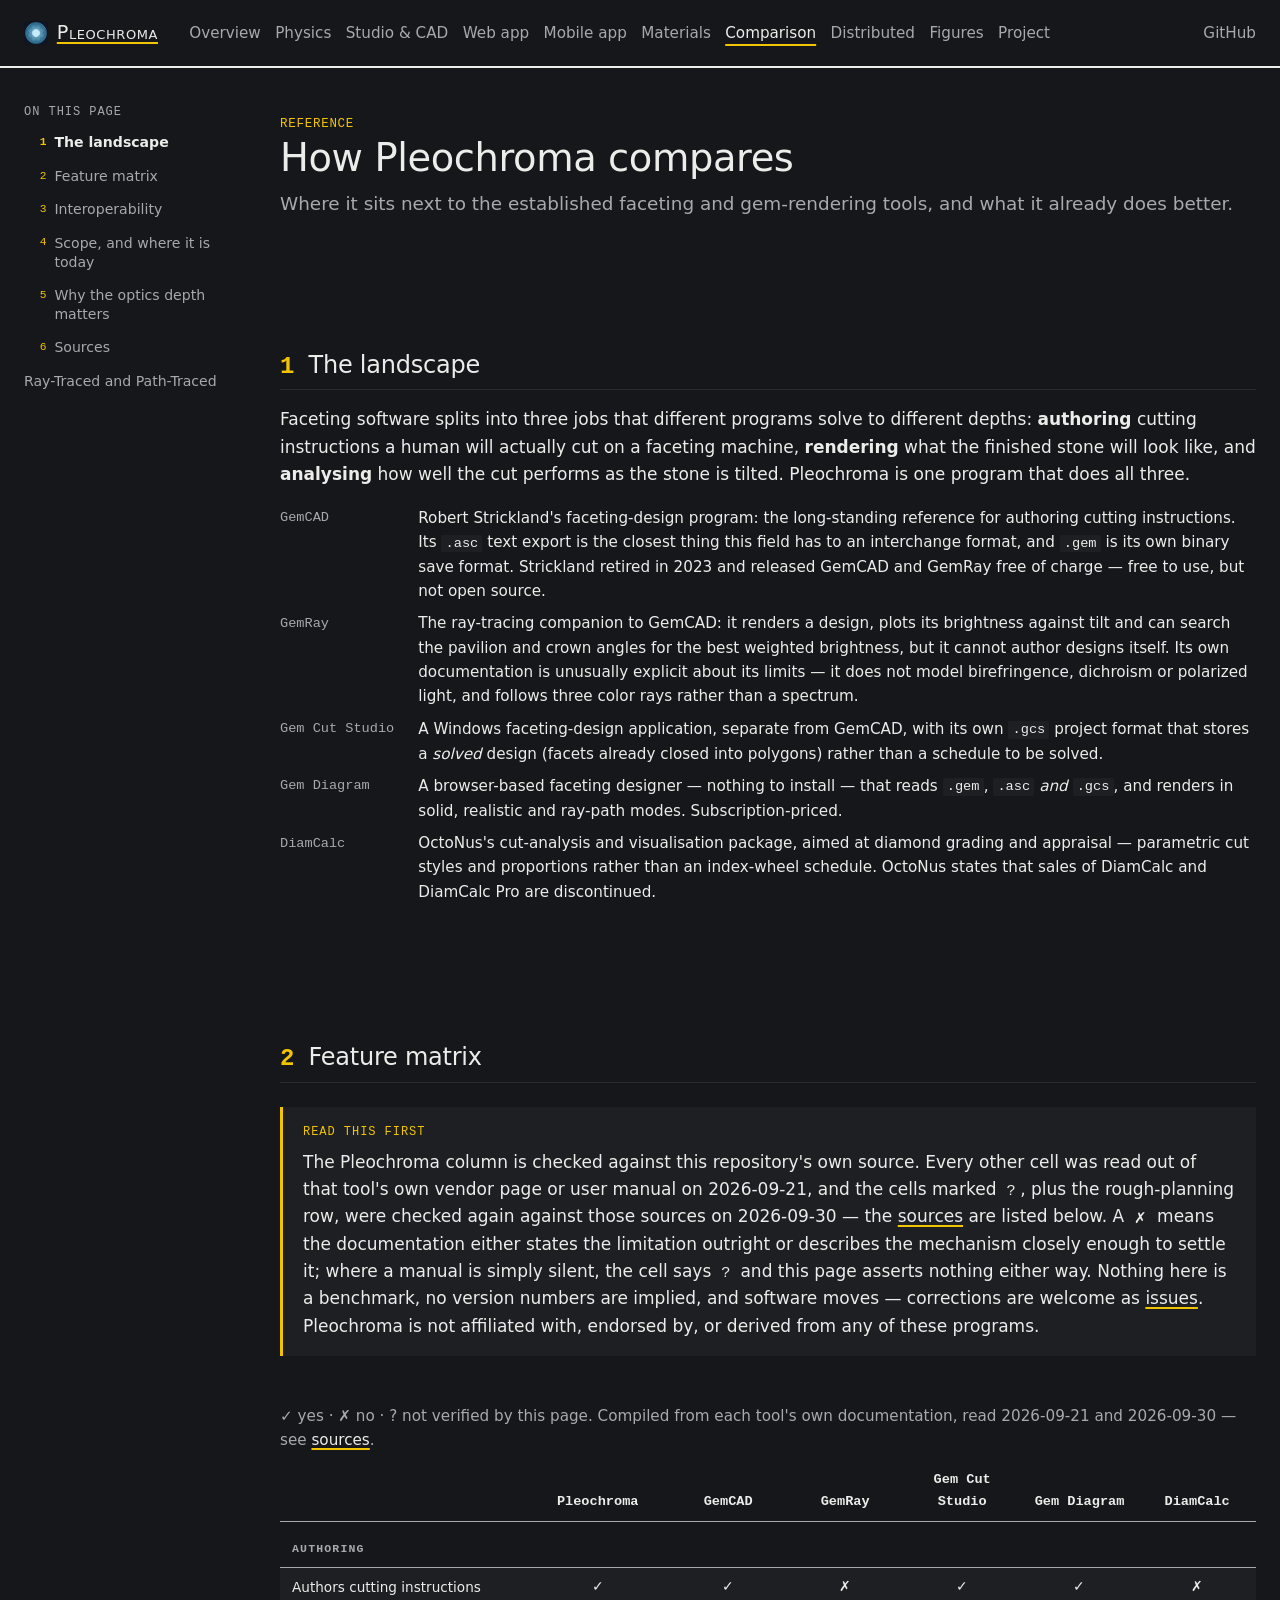
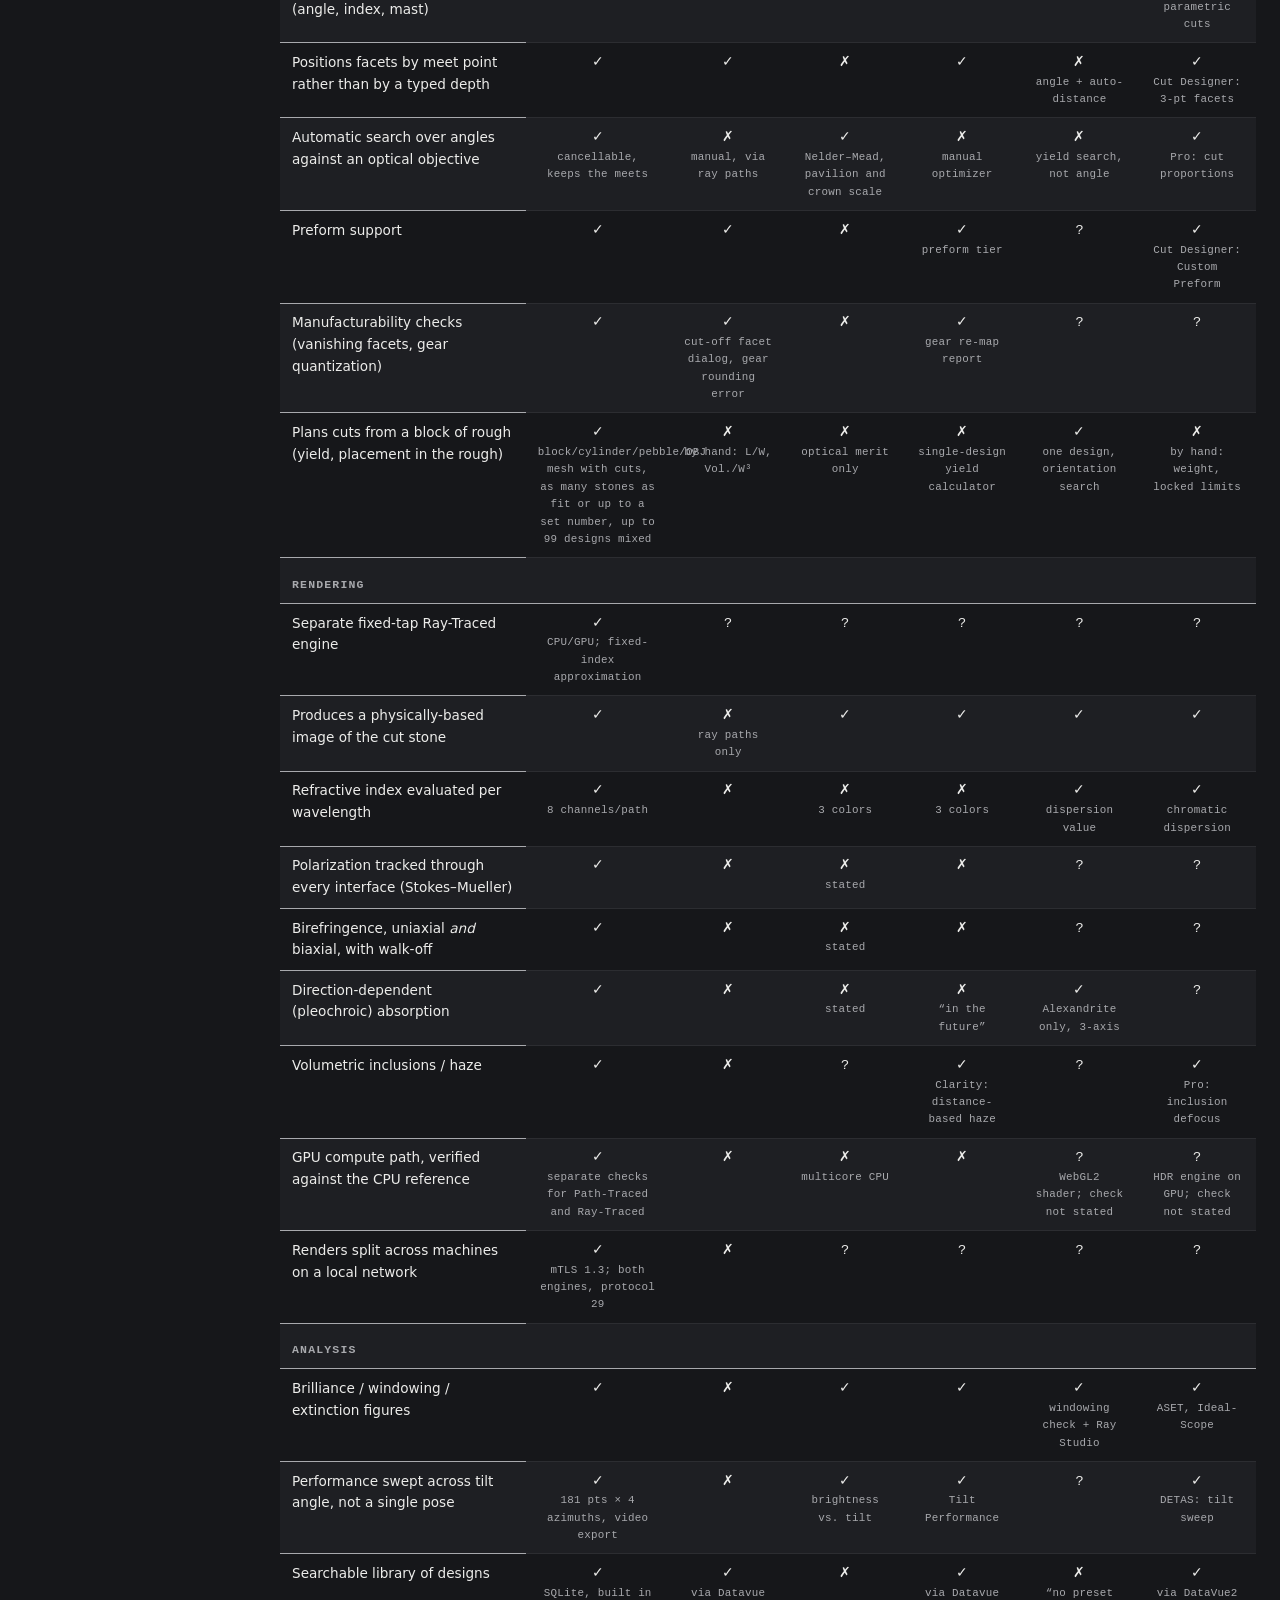
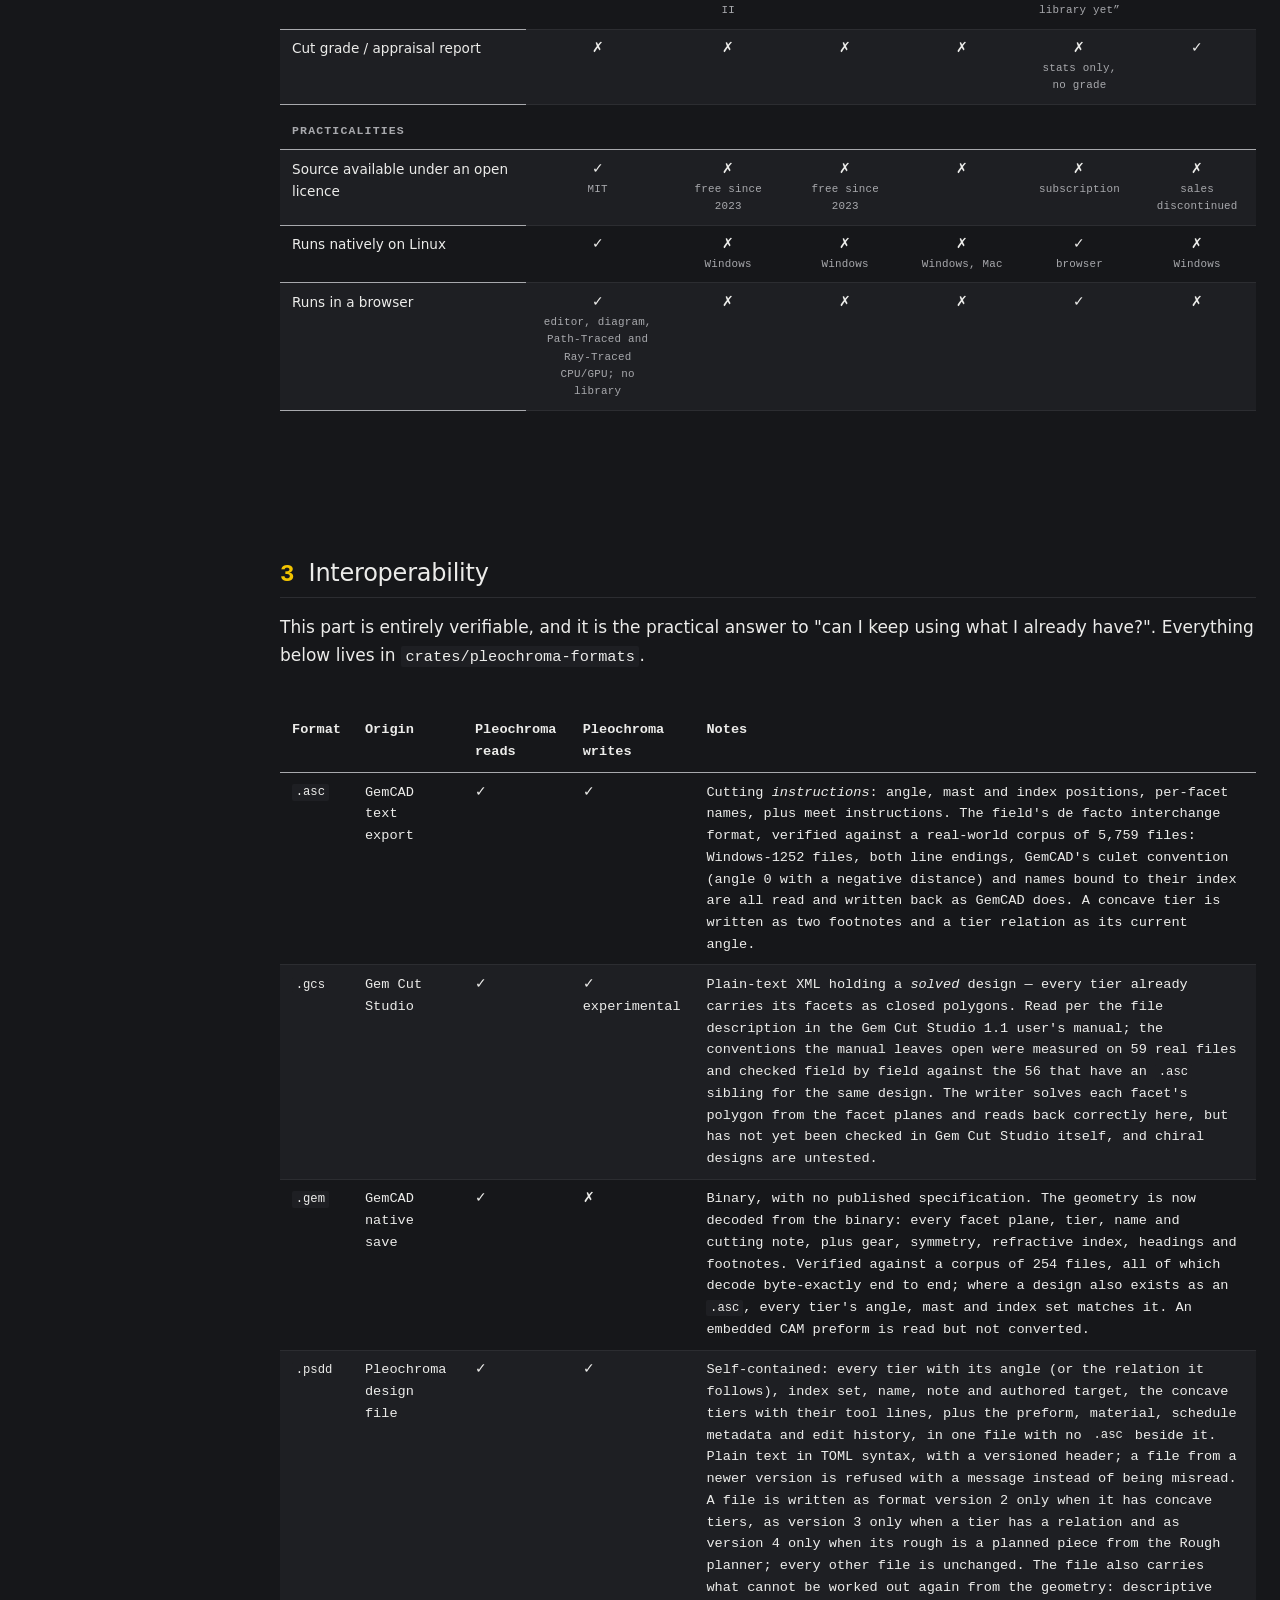
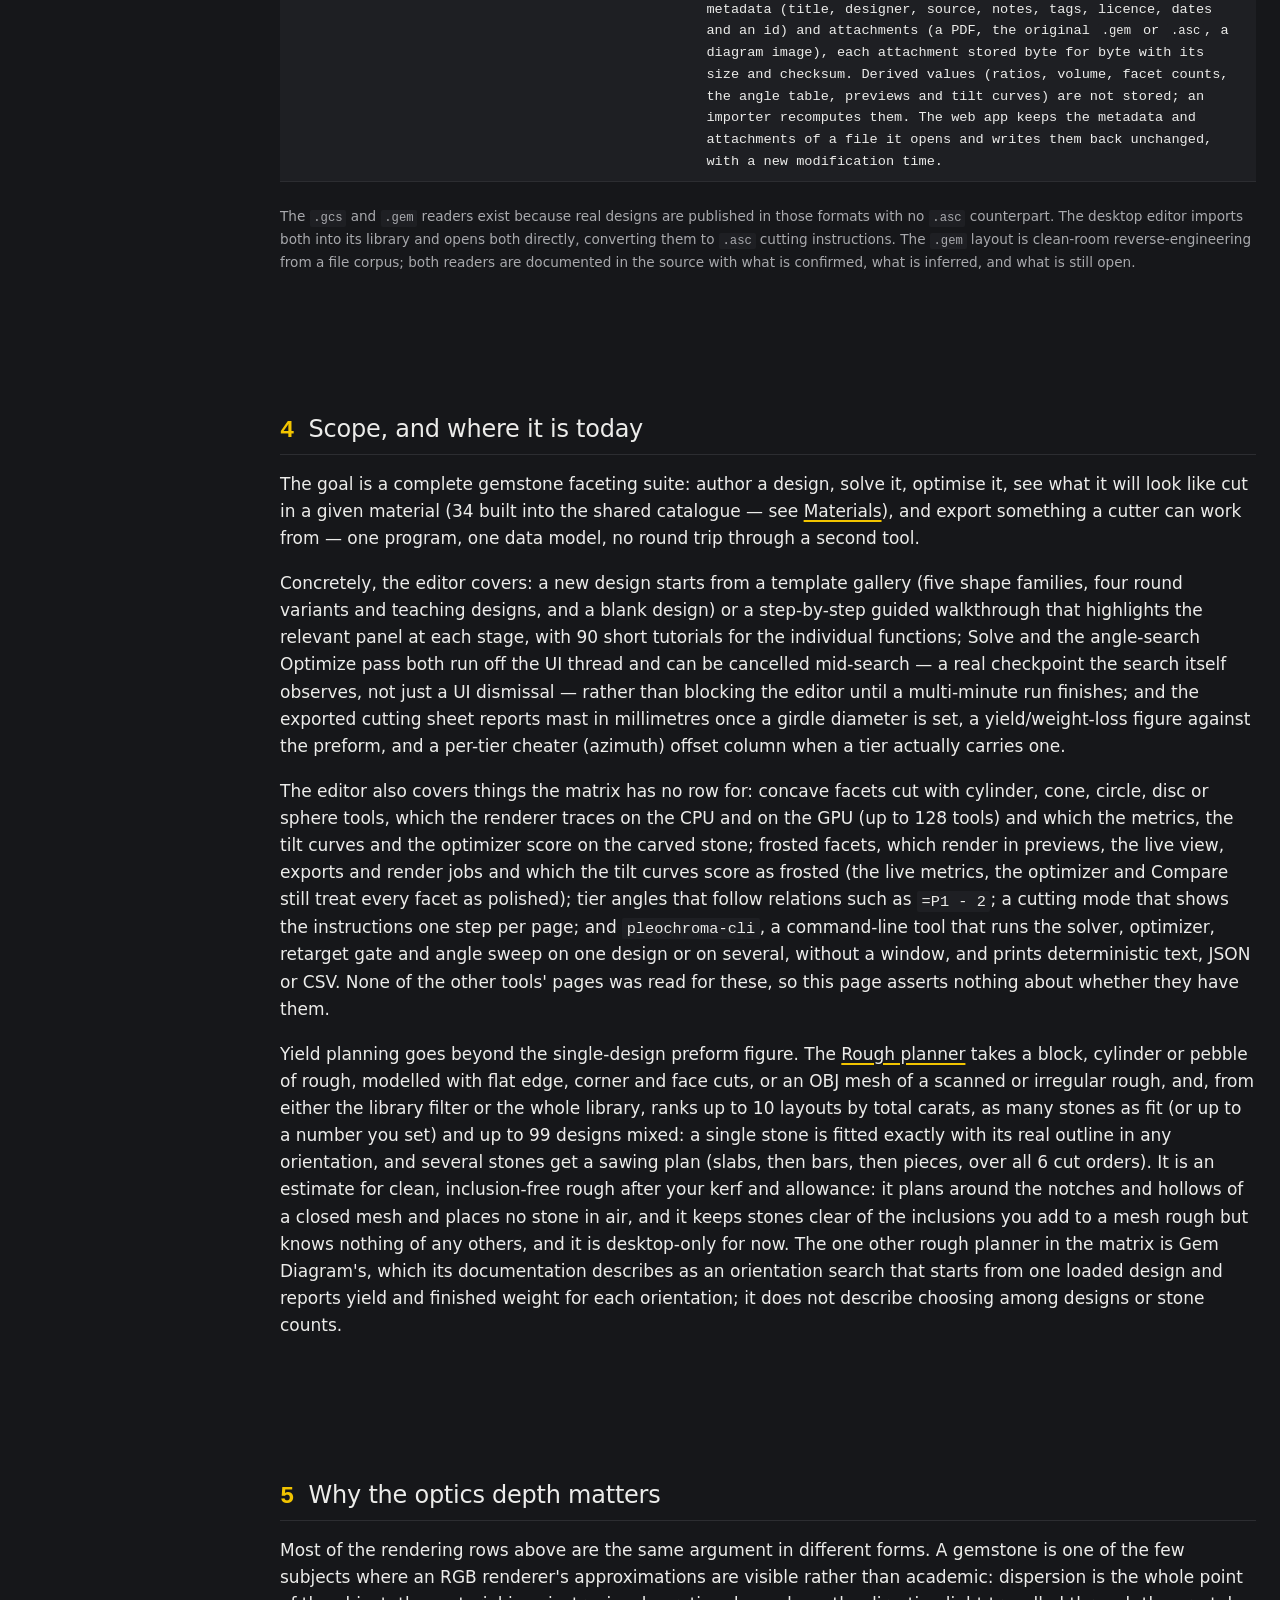
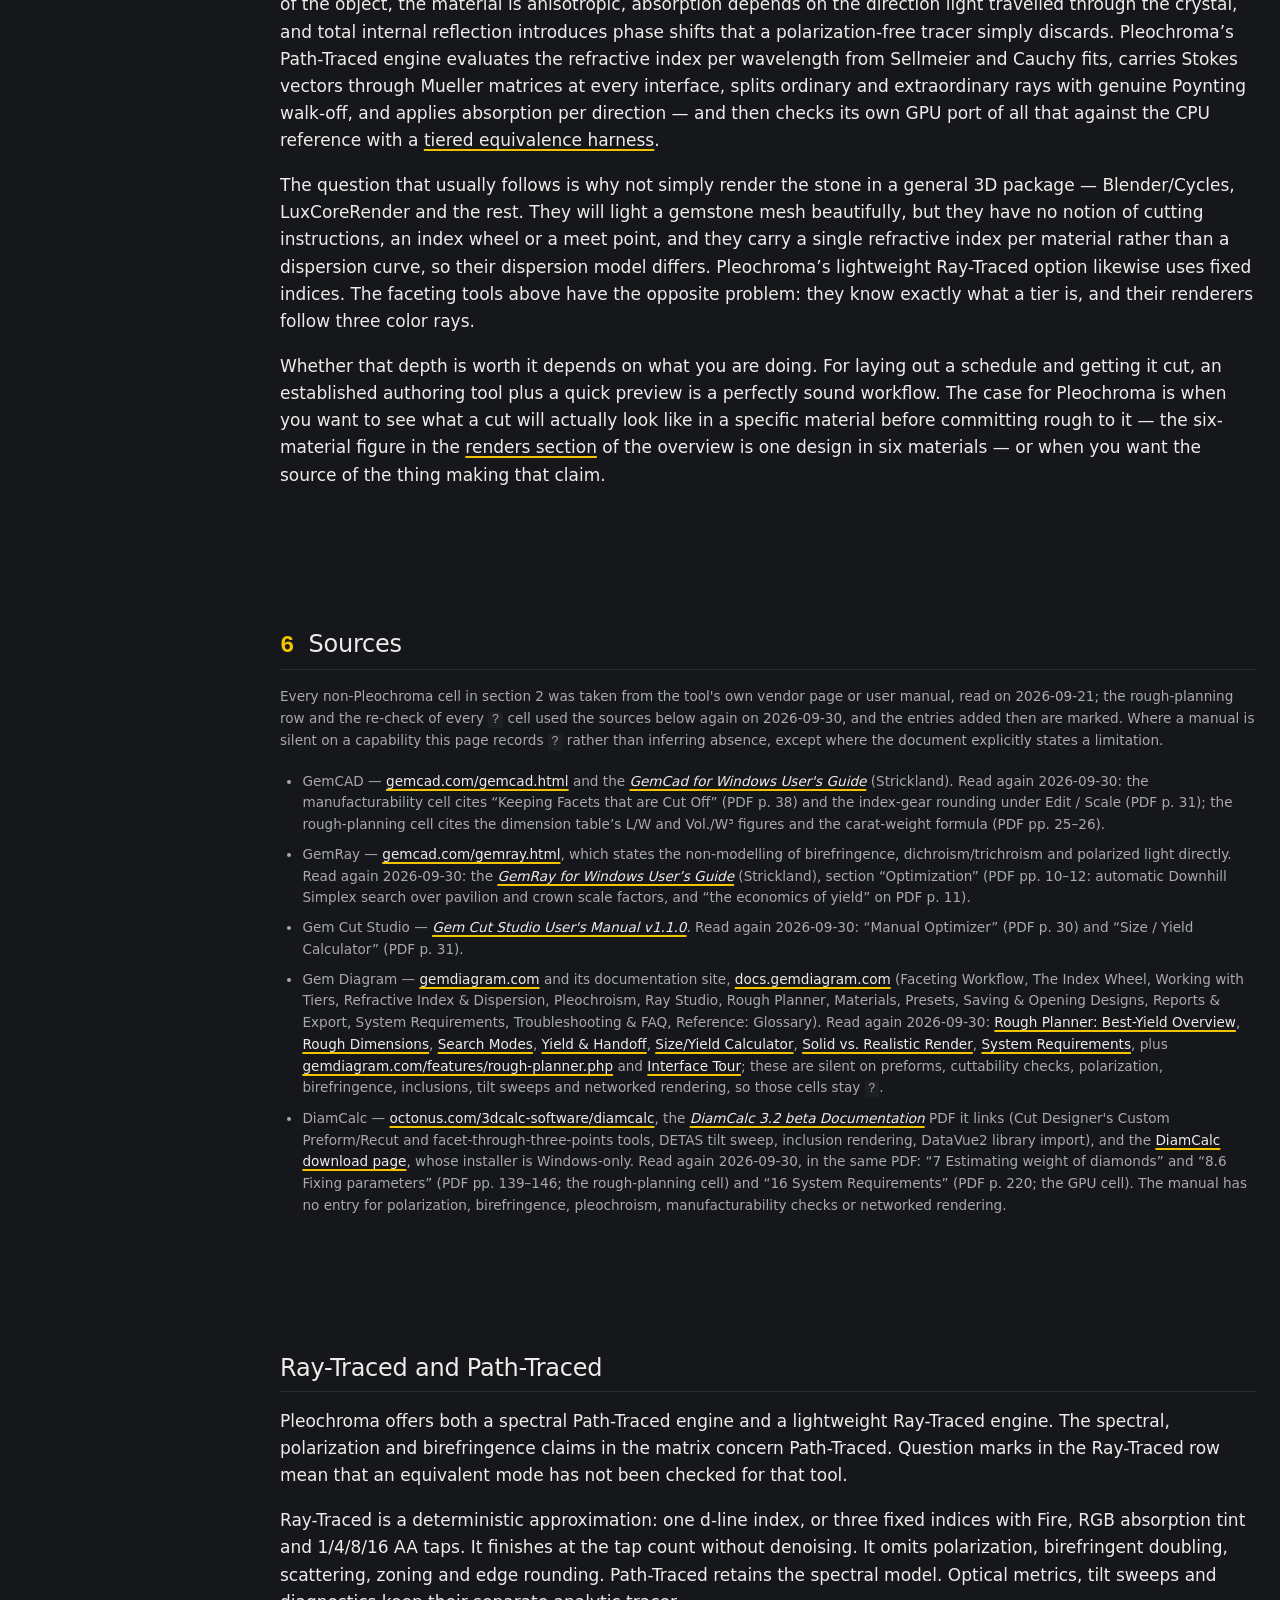
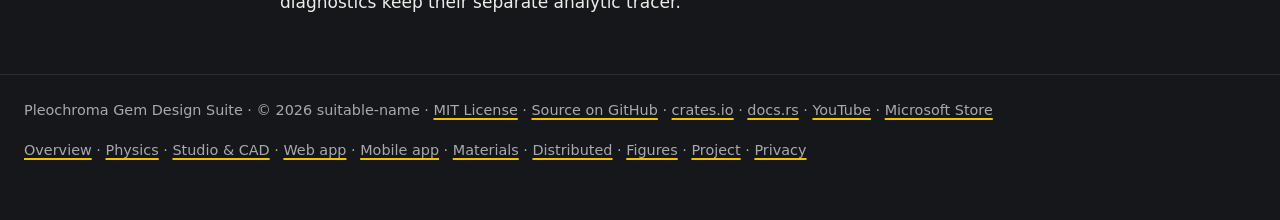
<file: comparison.html>
<!DOCTYPE html>
<html lang="en">
<head>
<meta charset="UTF-8">
<meta name="viewport" content="width=device-width, initial-scale=1.0">
<title>Pleochroma compared with GemCAD, GemRay, Gem Cut Studio and DiamCalc</title>
<meta name="description" content="Where Pleochroma sits next to GemCAD, GemRay, Gem Cut Studio, Gem Diagram and DiamCalc: design authoring, rendering physics, analysis, and file-format interoperability.">
<!-- seo:start -->
<link rel="canonical" href="https://pleochroma.com/comparison.html">
<meta name="theme-color" content="#16171a">
<meta property="og:type" content="website">
<meta property="og:site_name" content="Pleochroma">
<meta property="og:title" content="Pleochroma compared with GemCAD, GemRay, Gem Cut Studio and DiamCalc">
<meta property="og:description" content="Where Pleochroma sits next to GemCAD, GemRay, Gem Cut Studio, Gem Diagram and DiamCalc: design authoring, rendering physics, analysis, and file-format interoperability.">
<meta property="og:url" content="https://pleochroma.com/comparison.html">
<meta property="og:image" content="https://pleochroma.com/assets/images/fig_fvs_hero.jpg">
<meta property="og:image:width" content="1800">
<meta property="og:image:height" content="1200">
<meta property="og:image:alt" content="A long octagon sapphire rendered by Pleochroma&#x27;s spectral path tracer">
<meta name="twitter:card" content="summary_large_image">
<!-- seo:end -->
<link rel="icon" type="image/png" href="assets/images/icon.png">
<link rel="stylesheet" href="assets/css/style.css">
</head>
<body>

<header class="masthead">
  <div class="container">
    <a href="index.html" class="brand"><img src="assets/images/icon.png" width="24" height="24" alt="">Pleochroma</a>
    <nav>
      <a href="index.html">Overview</a>
      <a href="physics.html">Physics</a>
      <a href="editor.html">Studio &amp; CAD</a>
      <a href="web.html">Web app</a>
      <a href="mobile.html">Mobile app</a>
      <a href="materials.html">Materials</a>
      <a href="comparison.html" aria-current="page">Comparison</a>
      <a href="distributed.html">Distributed</a>
      <a href="gallery.html">Figures</a>
      <a href="project.html">Project</a>
    </nav>
    <a href="https://github.com/suitable-name/pleochroma" class="gh-link">GitHub</a>
  </div>
</header>

<main class="container">

  <div class="page-head">
    <span class="tag">Reference</span>
    <h1>How Pleochroma compares</h1>
    <p class="subtitle">Where it sits next to the established faceting and gem-rendering tools, and what it already does better.</p>
  </div>

  <section id="landscape">
    <h2><span class="sec-num">1</span>The landscape</h2>
    <p>
      Faceting software splits into three jobs that different programs solve to
      different depths: <strong>authoring</strong> cutting instructions a human will
      actually cut on a faceting machine, <strong>rendering</strong> what the finished
      stone will look like, and <strong>analysing</strong> how well the cut performs as
      the stone is tilted. Pleochroma is one program that does all three.
    </p>
    <dl class="deflist">
      <dt>GemCAD</dt>
      <dd>Robert Strickland's faceting-design program: the long-standing reference for authoring cutting instructions. Its <code>.asc</code> text export is the closest thing this field has to an interchange format, and <code>.gem</code> is its own binary save format. Strickland retired in 2023 and released GemCAD and GemRay free of charge — free to use, but not open source.</dd>
      <dt>GemRay</dt>
      <dd>The ray-tracing companion to GemCAD: it renders a design, plots its brightness against tilt and can search the pavilion and crown angles for the best weighted brightness, but it cannot author designs itself. Its own documentation is unusually explicit about its limits — it does not model birefringence, dichroism or polarized light, and follows three color rays rather than a spectrum.</dd>
      <dt>Gem Cut Studio</dt>
      <dd>A Windows faceting-design application, separate from GemCAD, with its own <code>.gcs</code> project format that stores a <em>solved</em> design (facets already closed into polygons) rather than a schedule to be solved.</dd>
      <dt>Gem Diagram</dt>
      <dd>A browser-based faceting designer — nothing to install — that reads <code>.gem</code>, <code>.asc</code> <em>and</em> <code>.gcs</code>, and renders in solid, realistic and ray-path modes. Subscription-priced.</dd>
      <dt>DiamCalc</dt>
      <dd>OctoNus's cut-analysis and visualisation package, aimed at diamond grading and appraisal — parametric cut styles and proportions rather than an index-wheel schedule. OctoNus states that sales of DiamCalc and DiamCalc Pro are discontinued.</dd>
    </dl>
  </section>

  <section id="matrix">
    <h2><span class="sec-num">2</span>Feature matrix</h2>
    <div class="status">
      <span class="status-label">READ THIS FIRST</span>
      <p>
        The Pleochroma column is checked against this repository's own source. Every
        other cell was read out of that tool's own vendor page or user manual on
        2026-09-21, and the cells marked <code>?</code>, plus the rough-planning row,
        were checked again against those sources on 2026-09-30 — the
        <a href="#sources">sources</a> are listed below. A <code>✗</code>
        means the documentation either states the limitation outright or describes the
        mechanism closely enough to settle it; where a manual is simply silent, the cell
        says <code>?</code> and this page asserts nothing either way. Nothing here is a
        benchmark, no version numbers are implied, and software moves — corrections are
        welcome as <a href="https://github.com/suitable-name/pleochroma/issues">issues</a>.
        Pleochroma is not affiliated with, endorsed by, or derived from any of these
        programs.
      </p>
    </div>

    <div class="table-scroll">
    <table class="matrix">
      <caption>✓ yes &middot; ✗ no &middot; ? not verified by this page. Compiled from each tool's own documentation, read 2026-09-21 and 2026-09-30 — see <a href="#sources">sources</a>.</caption>
      <thead>
        <tr>
          <th scope="col">&nbsp;</th>
          <th scope="col">Pleochroma</th>
          <th scope="col">GemCAD</th>
          <th scope="col">GemRay</th>
          <th scope="col">Gem Cut Studio</th>
          <th scope="col">Gem Diagram</th>
          <th scope="col">DiamCalc</th>
        </tr>
      </thead>
      <tbody>
        <tr class="group"><th colspan="7" scope="colgroup">Authoring</th></tr>
        <tr>
          <th scope="row">Authors cutting instructions (angle, index, mast)</th>
          <td>✓</td><td>✓</td><td>✗</td><td>✓</td><td>✓</td><td>✗ <span class="qual">parametric cuts</span></td>
        </tr>
        <tr>
          <th scope="row">Positions facets by meet point rather than by a typed depth</th>
          <td>✓</td><td>✓</td><td>✗</td><td>✓</td><td>✗ <span class="qual">angle + auto-distance</span></td><td>✓ <span class="qual">Cut Designer: 3-pt facets</span></td>
        </tr>
        <tr>
          <th scope="row">Automatic search over angles against an optical objective</th>
          <td>✓ <span class="qual">cancellable, keeps the meets</span></td><td>✗ <span class="qual">manual, via ray paths</span></td><td>✓ <span class="qual">Nelder–Mead, pavilion and crown scale</span></td><td>✗ <span class="qual">manual optimizer</span></td><td>✗ <span class="qual">yield search, not angle</span></td><td>✓ <span class="qual">Pro: cut proportions</span></td>
        </tr>
        <tr>
          <th scope="row">Preform support</th>
          <td>✓</td><td>✓</td><td>✗</td><td>✓ <span class="qual">preform tier</span></td><td>?</td><td>✓ <span class="qual">Cut Designer: Custom Preform</span></td>
        </tr>
        <tr>
          <th scope="row">Manufacturability checks (vanishing facets, gear quantization)</th>
          <td>✓</td><td>✓ <span class="qual">cut-off facet dialog, gear rounding error</span></td><td>✗</td><td>✓ <span class="qual">gear re-map report</span></td><td>?</td><td>?</td>
        </tr>
        <tr>
          <th scope="row">Plans cuts from a block of rough (yield, placement in the rough)</th>
          <td>✓ <span class="qual">block/cylinder/pebble/OBJ mesh with cuts, as many stones as fit or up to a set number, up to 99 designs mixed</span></td><td>✗ <span class="qual">by hand: L/W, Vol./W³</span></td><td>✗ <span class="qual">optical merit only</span></td><td>✗ <span class="qual">single-design yield calculator</span></td><td>✓ <span class="qual">one design, orientation search</span></td><td>✗ <span class="qual">by hand: weight, locked limits</span></td>
        </tr>
        <tr class="group"><th colspan="7" scope="colgroup">Rendering</th></tr>
        <tr><th scope="row">Separate fixed-tap Ray-Traced engine</th><td>✓ <span class="qual">CPU/GPU; fixed-index approximation</span></td><td>?</td><td>?</td><td>?</td><td>?</td><td>?</td></tr>
        <tr>
          <th scope="row">Produces a physically-based image of the cut stone</th>
          <td>✓</td><td>✗ <span class="qual">ray paths only</span></td><td>✓</td><td>✓</td><td>✓</td><td>✓</td>
        </tr>
        <tr>
          <th scope="row">Refractive index evaluated per wavelength</th>
          <td>✓ <span class="qual">8 channels/path</span></td><td>✗</td><td>✗ <span class="qual">3 colors</span></td><td>✗ <span class="qual">3 colors</span></td><td>✓ <span class="qual">dispersion value</span></td><td>✓ <span class="qual">chromatic dispersion</span></td>
        </tr>
        <tr>
          <th scope="row">Polarization tracked through every interface (Stokes–Mueller)</th>
          <td>✓</td><td>✗</td><td>✗ <span class="qual">stated</span></td><td>✗</td><td>?</td><td>?</td>
        </tr>
        <tr>
          <th scope="row">Birefringence, uniaxial <em>and</em> biaxial, with walk-off</th>
          <td>✓</td><td>✗</td><td>✗ <span class="qual">stated</span></td><td>✗</td><td>?</td><td>?</td>
        </tr>
        <tr>
          <th scope="row">Direction-dependent (pleochroic) absorption</th>
          <td>✓</td><td>✗</td><td>✗ <span class="qual">stated</span></td><td>✗ <span class="qual">“in the future”</span></td><td>✓ <span class="qual">Alexandrite only, 3-axis</span></td><td>?</td>
        </tr>
        <tr>
          <th scope="row">Volumetric inclusions / haze</th>
          <td>✓</td><td>✗</td><td>?</td><td>✓ <span class="qual">Clarity: distance-based haze</span></td><td>?</td><td>✓ <span class="qual">Pro: inclusion defocus</span></td>
        </tr>
        <tr>
          <th scope="row">GPU compute path, verified against the CPU reference</th>
          <td>✓ <span class="qual">separate checks for Path-Traced and Ray-Traced</span></td><td>✗</td><td>✗ <span class="qual">multicore CPU</span></td><td>✗</td><td>? <span class="qual">WebGL2 shader; check not stated</span></td><td>? <span class="qual">HDR engine on GPU; check not stated</span></td>
        </tr>
        <tr>
          <th scope="row">Renders split across machines on a local network</th>
          <td>✓ <span class="qual">mTLS 1.3; both engines, protocol 29</span></td><td>✗</td><td>?</td><td>?</td><td>?</td><td>?</td>
        </tr>
        <tr class="group"><th colspan="7" scope="colgroup">Analysis</th></tr>
        <tr>
          <th scope="row">Brilliance / windowing / extinction figures</th>
          <td>✓</td><td>✗</td><td>✓</td><td>✓</td><td>✓ <span class="qual">windowing check + Ray Studio</span></td><td>✓ <span class="qual">ASET, Ideal-Scope</span></td>
        </tr>
        <tr>
          <th scope="row">Performance swept across tilt angle, not a single pose</th>
          <td>✓ <span class="qual">181 pts × 4 azimuths, video export</span></td><td>✗</td><td>✓ <span class="qual">brightness vs. tilt</span></td><td>✓ <span class="qual">Tilt Performance</span></td><td>?</td><td>✓ <span class="qual">DETAS: tilt sweep</span></td>
        </tr>
        <tr>
          <th scope="row">Searchable library of designs</th>
          <td>✓ <span class="qual">SQLite, built in</span></td><td>✓ <span class="qual">via Datavue II</span></td><td>✗</td><td>✓ <span class="qual">via Datavue</span></td><td>✗ <span class="qual">“no preset library yet”</span></td><td>✓ <span class="qual">via DataVue2</span></td>
        </tr>
        <tr>
          <th scope="row">Cut grade / appraisal report</th>
          <td>✗</td><td>✗</td><td>✗</td><td>✗</td><td>✗ <span class="qual">stats only, no grade</span></td><td>✓</td>
        </tr>
        <tr class="group"><th colspan="7" scope="colgroup">Practicalities</th></tr>
        <tr>
          <th scope="row">Source available under an open licence</th>
          <td>✓ <span class="qual">MIT</span></td><td>✗ <span class="qual">free since 2023</span></td><td>✗ <span class="qual">free since 2023</span></td><td>✗</td><td>✗ <span class="qual">subscription</span></td><td>✗ <span class="qual">sales discontinued</span></td>
        </tr>
        <tr>
          <th scope="row">Runs natively on Linux</th>
          <td>✓</td><td>✗ <span class="qual">Windows</span></td><td>✗ <span class="qual">Windows</span></td><td>✗ <span class="qual">Windows, Mac</span></td><td>✓ <span class="qual">browser</span></td><td>✗ <span class="qual">Windows</span></td>
        </tr>
        <tr>
          <th scope="row">Runs in a browser</th>
          <td>✓ <span class="qual">editor, diagram, Path-Traced and Ray-Traced CPU/GPU; no library</span></td><td>✗</td><td>✗</td><td>✗</td><td>✓</td><td>✗</td>
        </tr>
      </tbody>
    </table>
    </div>
  </section>

  <section id="interop">
    <h2><span class="sec-num">3</span>Interoperability</h2>
    <p>
      This part is entirely verifiable, and it is the practical answer to "can I keep
      using what I already have?". Everything below lives in
      <code>crates/pleochroma-formats</code>.
    </p>
    <div class="table-scroll">
    <table>
      <thead>
        <tr><th>Format</th><th>Origin</th><th>Pleochroma reads</th><th>Pleochroma writes</th><th>Notes</th></tr>
      </thead>
      <tbody>
        <tr>
          <td><code>.asc</code></td>
          <td>GemCAD text export</td>
          <td>✓</td>
          <td>✓</td>
          <td>Cutting <em>instructions</em>: angle, mast and index positions, per-facet names, plus meet instructions. The field's de facto interchange format, verified against a real-world corpus of 5,759 files: Windows-1252 files, both line endings, GemCAD's culet convention (angle 0 with a negative distance) and names bound to their index are all read and written back as GemCAD does. A concave tier is written as two footnotes and a tier relation as its current angle.</td>
        </tr>
        <tr>
          <td><code>.gcs</code></td>
          <td>Gem Cut Studio</td>
          <td>✓</td>
          <td>✓ experimental</td>
          <td>Plain-text XML holding a <em>solved</em> design — every tier already carries its facets as closed polygons. Read per the file description in the Gem Cut Studio 1.1 user's manual; the conventions the manual leaves open were measured on 59 real files and checked field by field against the 56 that have an <code>.asc</code> sibling for the same design. The writer solves each facet's polygon from the facet planes and reads back correctly here, but has not yet been checked in Gem Cut Studio itself, and chiral designs are untested.</td>
        </tr>
        <tr>
          <td><code>.gem</code></td>
          <td>GemCAD native save</td>
          <td>✓</td>
          <td>✗</td>
          <td>Binary, with no published specification. The geometry is now decoded from the binary: every facet plane, tier, name and cutting note, plus gear, symmetry, refractive index, headings and footnotes. Verified against a corpus of 254 files, all of which decode byte-exactly end to end; where a design also exists as an <code>.asc</code>, every tier's angle, mast and index set matches it. An embedded CAM preform is read but not converted.</td>
        </tr>
        <tr>
          <td><code>.psdd</code></td>
          <td>Pleochroma design file</td>
          <td>✓</td>
          <td>✓</td>
          <td>Self-contained: every tier with its angle (or the relation it follows), index set, name, note and authored target, the concave tiers with their tool lines, plus the preform, material, schedule metadata and edit history, in one file with no <code>.asc</code> beside it. Plain text in TOML syntax, with a versioned header; a file from a newer version is refused with a message instead of being misread. A file is written as format version 2 only when it has concave tiers, as version 3 only when a tier has a relation and as version 4 only when its rough is a planned piece from the Rough planner; every other file is unchanged. The file also carries what cannot be worked out again from the geometry: descriptive metadata (title, designer, source, notes, tags, licence, dates and an id) and attachments (a PDF, the original <code>.gem</code> or <code>.asc</code>, a diagram image), each attachment stored byte for byte with its size and checksum. Derived values (ratios, volume, facet counts, the angle table, previews and tilt curves) are not stored; an importer recomputes them. The web app keeps the metadata and attachments of a file it opens and writes them back unchanged, with a new modification time.</td>
        </tr>
      </tbody>
    </table>
    </div>
    <p class="small">
      The <code>.gcs</code> and <code>.gem</code> readers exist because real designs are
      published in those formats with no <code>.asc</code> counterpart. The desktop editor
      imports both into its library and opens both directly, converting them to
      <code>.asc</code> cutting instructions. The <code>.gem</code> layout is clean-room
      reverse-engineering from a file corpus; both readers are documented in the source
      with what is confirmed, what is inferred, and what is still open.
    </p>
  </section>

  <section id="scope">
    <h2><span class="sec-num">4</span>Scope, and where it is today</h2>
    <p>
      The goal is a complete gemstone faceting suite: author a design, solve it,
      optimise it, see what it will look like cut in a given material (34 built into
      the shared catalogue — see <a href="materials.html">Materials</a>), and export
      something a cutter can work from — one program, one data model, no round trip
      through a second tool.
    </p>
    <p>
      Concretely, the editor covers: a new design starts from a template
      gallery (five shape families, four round variants and teaching designs, and a
      blank design) or a step-by-step guided walkthrough that highlights the
      relevant panel at each stage, with 90 short tutorials for the individual
      functions; Solve and
      the angle-search Optimize pass both run off the UI thread and can be cancelled
      mid-search — a real checkpoint the search itself observes, not just a UI
      dismissal — rather than blocking the editor until a multi-minute run finishes;
      and the exported cutting sheet reports mast in millimetres once a girdle
      diameter is set, a yield/weight-loss figure against the preform, and a per-tier
      cheater (azimuth) offset column when a tier actually carries one.
    </p>
    <p>
      The editor also covers things the matrix has no row for: concave facets
      cut with cylinder, cone, circle, disc or sphere tools, which the renderer
      traces on the CPU and on the GPU (up to 128 tools) and which the metrics,
      the tilt curves and the optimizer score on the carved stone; frosted
      facets, which render in previews, the live view, exports and render jobs
      and which the tilt curves score as frosted (the live metrics, the
      optimizer and Compare still treat every facet as polished); tier angles
      that follow relations such as <code>=P1 - 2</code>; a cutting mode that
      shows the instructions one step per page; and <code>pleochroma-cli</code>,
      a command-line tool that runs the solver, optimizer, retarget gate and
      angle sweep on one design or on several, without a window, and prints
      deterministic text, JSON or CSV.
      None of the other tools' pages was read for these, so this page asserts
      nothing about whether they have them.
    </p>
    <p>
      Yield planning goes beyond the single-design preform figure. The
      <a href="editor.html#rough-planner">Rough planner</a> takes a block,
      cylinder or pebble of rough, modelled with flat edge, corner and face cuts,
      or an OBJ mesh of a scanned or irregular rough,
      and, from either the library filter or the whole library, ranks up to 10
      layouts by total carats, as many stones as fit (or up to a number you set) and up to 99 designs mixed: a single stone is fitted exactly
      with its real outline in any orientation, and several stones get a sawing
      plan (slabs, then bars, then pieces, over all 6 cut orders). It is an
      estimate for clean, inclusion-free rough after your kerf and allowance: it
      plans around the notches and hollows of a closed mesh and places no stone in air, and it keeps stones clear of the inclusions you add to a mesh rough but knows nothing of any others, and it is desktop-only for now. The one other rough planner in the matrix is Gem Diagram's, which
      its documentation describes as an orientation search that starts from one
      loaded design and reports yield and finished weight for each orientation;
      it does not describe choosing among designs or stone counts.
    </p>
  </section>

  <section id="why">
    <h2><span class="sec-num">5</span>Why the optics depth matters</h2>
    <p>
      Most of the rendering rows above are the same argument in different forms. A
      gemstone is one of the few subjects where an RGB renderer's approximations are
      visible rather than academic: dispersion is the whole point of the object, the
      material is anisotropic, absorption depends on the direction light travelled
      through the crystal, and total internal reflection introduces phase shifts that
      a polarization-free tracer simply discards. Pleochroma’s Path-Traced engine evaluates the refractive
      index per wavelength from Sellmeier and Cauchy fits, carries Stokes vectors
      through Mueller matrices at every interface, splits ordinary and extraordinary
      rays with genuine Poynting walk-off, and applies absorption per direction — and
      then checks its own GPU port of all that against the CPU reference with a
      <a href="physics.html#gpu-harness">tiered equivalence harness</a>.
    </p>
    <p>
      The question that usually follows is why not simply render the stone in a
      general 3D package — Blender/Cycles, LuxCoreRender and the rest. They will light
      a gemstone mesh beautifully, but they have no notion of cutting instructions, an
      index wheel or a meet point, and they carry a single refractive index per
      material rather than a dispersion curve, so their dispersion model differs. Pleochroma’s lightweight Ray-Traced option likewise uses fixed indices. The
      faceting tools above have the opposite problem: they know exactly what a tier
      is, and their renderers follow three color rays.
    </p>
    <p>
      Whether that depth is worth it depends on what you are doing. For laying out a
      schedule and getting it cut, an established authoring tool plus a quick preview
      is a perfectly sound workflow. The case for Pleochroma is when you want to see
      what a cut will actually look like in a specific material before committing rough
      to it — the six-material figure in the <a href="index.html#renders">renders section</a> of the overview is one design in
      six materials — or when you want the source of the
      thing making that claim.
    </p>
  </section>


  <section id="sources">
    <h2><span class="sec-num">6</span>Sources</h2>
    <p class="small">
      Every non-Pleochroma cell in section 2 was taken from the tool's own vendor page
      or user manual, read on 2026-09-21; the rough-planning row and the re-check of
      every <code>?</code> cell used the sources below again on 2026-09-30, and the
      entries added then are marked. Where a manual is silent on a capability this
      page records <code>?</code> rather than inferring absence, except where the
      document explicitly states a limitation.
    </p>
    <ul class="small">
      <li>GemCAD — <a href="https://www.gemcad.com/gemcad.html">gemcad.com/gemcad.html</a> and the <a href="https://www.gemcad.com/downloads/gemcadman.pdf"><cite>GemCad for Windows User's Guide</cite></a> (Strickland). Read again 2026-09-30: the manufacturability cell cites &ldquo;Keeping Facets that are Cut Off&rdquo; (PDF p. 38) and the index-gear rounding under Edit / Scale (PDF p. 31); the rough-planning cell cites the dimension table&rsquo;s L/W and Vol./W³ figures and the carat-weight formula (PDF pp. 25&ndash;26).</li>
      <li>GemRay — <a href="https://www.gemcad.com/gemray.html">gemcad.com/gemray.html</a>, which states the non-modelling of birefringence, dichroism/trichroism and polarized light directly. Read again 2026-09-30: the <a href="https://www.gemcad.com/downloads/gemrayman.pdf"><cite>GemRay for Windows User&rsquo;s Guide</cite></a> (Strickland), section &ldquo;Optimization&rdquo; (PDF pp. 10&ndash;12: automatic Downhill Simplex search over pavilion and crown scale factors, and &ldquo;the economics of yield&rdquo; on PDF p. 11).</li>
      <li>Gem Cut Studio — <a href="http://www.gemcutstudio.com/app_download/UserManual_v110.pdf"><cite>Gem Cut Studio User's Manual v1.1.0</cite></a>. Read again 2026-09-30: &ldquo;Manual Optimizer&rdquo; (PDF p. 30) and &ldquo;Size / Yield Calculator&rdquo; (PDF p. 31).</li>
      <li>Gem Diagram — <a href="https://www.gemdiagram.com/">gemdiagram.com</a> and its documentation site, <a href="https://docs.gemdiagram.com/getting-started">docs.gemdiagram.com</a> (Faceting Workflow, The Index Wheel, Working with Tiers, Refractive Index &amp; Dispersion, Pleochroism, Ray Studio, Rough Planner, Materials, Presets, Saving &amp; Opening Designs, Reports &amp; Export, System Requirements, Troubleshooting &amp; FAQ, Reference: Glossary). Read again 2026-09-30: <a href="https://docs.gemdiagram.com/rough-planner-overview">Rough Planner: Best-Yield Overview</a>, <a href="https://docs.gemdiagram.com/rough-planner-rough-dimensions">Rough Dimensions</a>, <a href="https://docs.gemdiagram.com/rough-planner-search-modes">Search Modes</a>, <a href="https://docs.gemdiagram.com/rough-planner-yield-handoff">Yield &amp; Handoff</a>, <a href="https://docs.gemdiagram.com/reports-export-size-yield-calculator">Size/Yield Calculator</a>, <a href="https://docs.gemdiagram.com/solid-vs-realistic">Solid vs. Realistic Render</a>, <a href="https://docs.gemdiagram.com/system-requirements">System Requirements</a>, plus <a href="https://www.gemdiagram.com/features/rough-planner.php">gemdiagram.com/features/rough-planner.php</a> and <a href="https://docs.gemdiagram.com/interface-tour">Interface Tour</a>; these are silent on preforms, cuttability checks, polarization, birefringence, inclusions, tilt sweeps and networked rendering, so those cells stay <code>?</code>.</li>
      <li>DiamCalc — <a href="https://www.octonus.com/3dcalc-software/diamcalc">octonus.com/3dcalc-software/diamcalc</a>, the <a href="http://legacy.octonus.com/oct/download/files/DiamondCalculator3_2beta.pdf"><cite>DiamCalc 3.2 beta Documentation</cite></a> PDF it links (Cut Designer's Custom Preform/Recut and facet-through-three-points tools, DETAS tilt sweep, inclusion rendering, DataVue2 library import), and the <a href="https://octonus.com/downloads/diamcalc-downloads">DiamCalc download page</a>, whose installer is Windows-only. Read again 2026-09-30, in the same PDF: &ldquo;7 Estimating weight of diamonds&rdquo; and &ldquo;8.6 Fixing parameters&rdquo; (PDF pp. 139&ndash;146; the rough-planning cell) and &ldquo;16 System Requirements&rdquo; (PDF p. 220; the GPU cell). The manual has no entry for polarization, birefringence, pleochroism, manufacturability checks or networked rendering.</li>
    </ul>
  </section>

  <section id="ray-traced-update">
    <h2>Ray-Traced and Path-Traced</h2>
    <p>Pleochroma offers both a spectral Path-Traced engine and a lightweight Ray-Traced engine. The spectral, polarization and birefringence claims in the matrix concern Path-Traced. Question marks in the Ray-Traced row mean that an equivalent mode has not been checked for that tool.</p>
    <p>Ray-Traced is a deterministic approximation: one d-line index, or three fixed indices with Fire, RGB absorption tint and 1/4/8/16 AA taps. It finishes at the tap count without denoising. It omits polarization, birefringent doubling, scattering, zoning and edge rounding. Path-Traced retains the spectral model. Optical metrics, tilt sweeps and diagnostics keep their separate analytic tracer.</p>
  </section>

</main>

<footer>
  <div class="container">
    <p>Pleochroma Gem Design Suite · &copy; 2026 suitable-name · <a href="https://github.com/suitable-name/pleochroma/blob/main/LICENSE">MIT License</a> · <a href="https://github.com/suitable-name/pleochroma">Source on GitHub</a> · <a href="https://crates.io/crates/pleochroma">crates.io</a> · <a href="https://docs.rs/pleochroma">docs.rs</a> · <a href="https://www.youtube.com/@Pleochroma">YouTube</a> · <a href="https://apps.microsoft.com/store/detail/9PF7KR401SNC">Microsoft Store</a></p>
    <p><a href="index.html">Overview</a> · <a href="physics.html">Physics</a> · <a href="editor.html">Studio &amp; CAD</a> · <a href="web.html">Web app</a> · <a href="mobile.html">Mobile app</a> · <a href="materials.html">Materials</a> · <a href="distributed.html">Distributed</a> · <a href="gallery.html">Figures</a> · <a href="project.html">Project</a> · <a href="privacy.html">Privacy</a></p>
  </div>
</footer>

<script src="assets/js/main.js"></script>
</body>
</html>
</file>
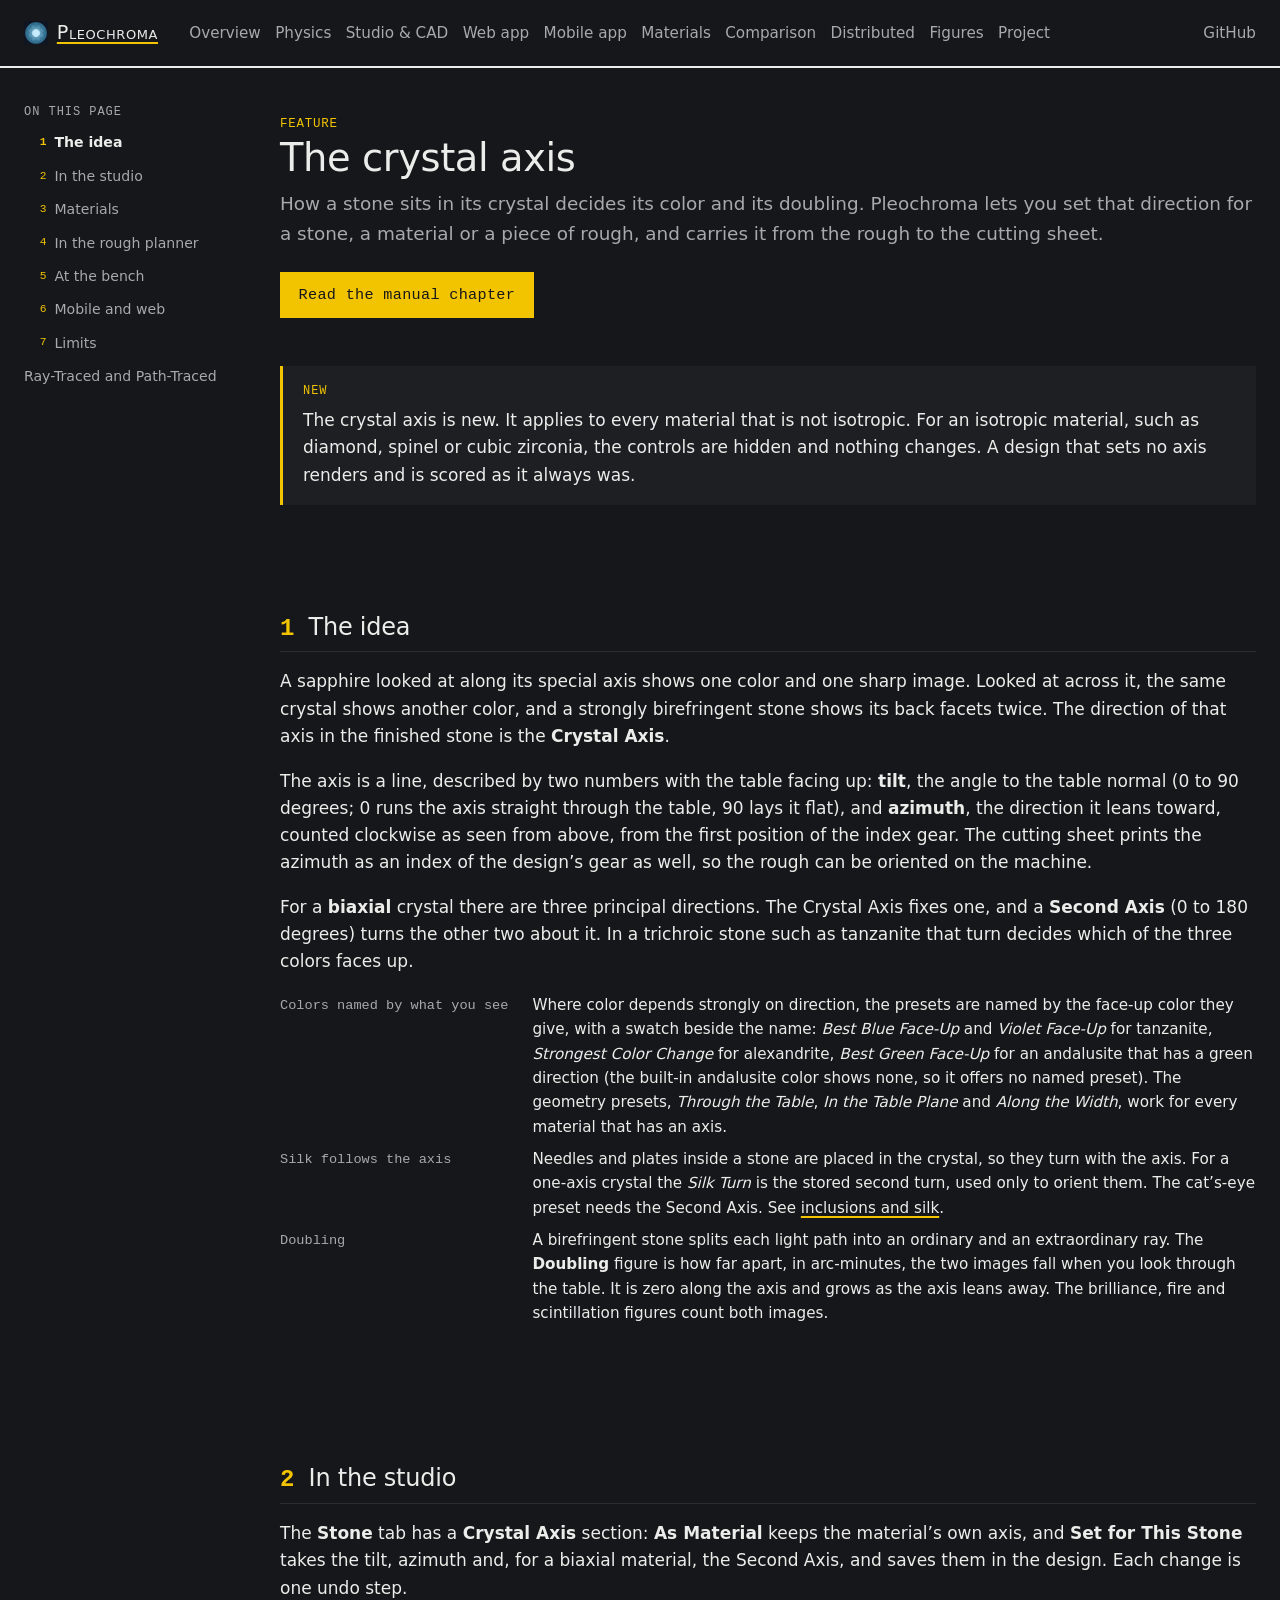
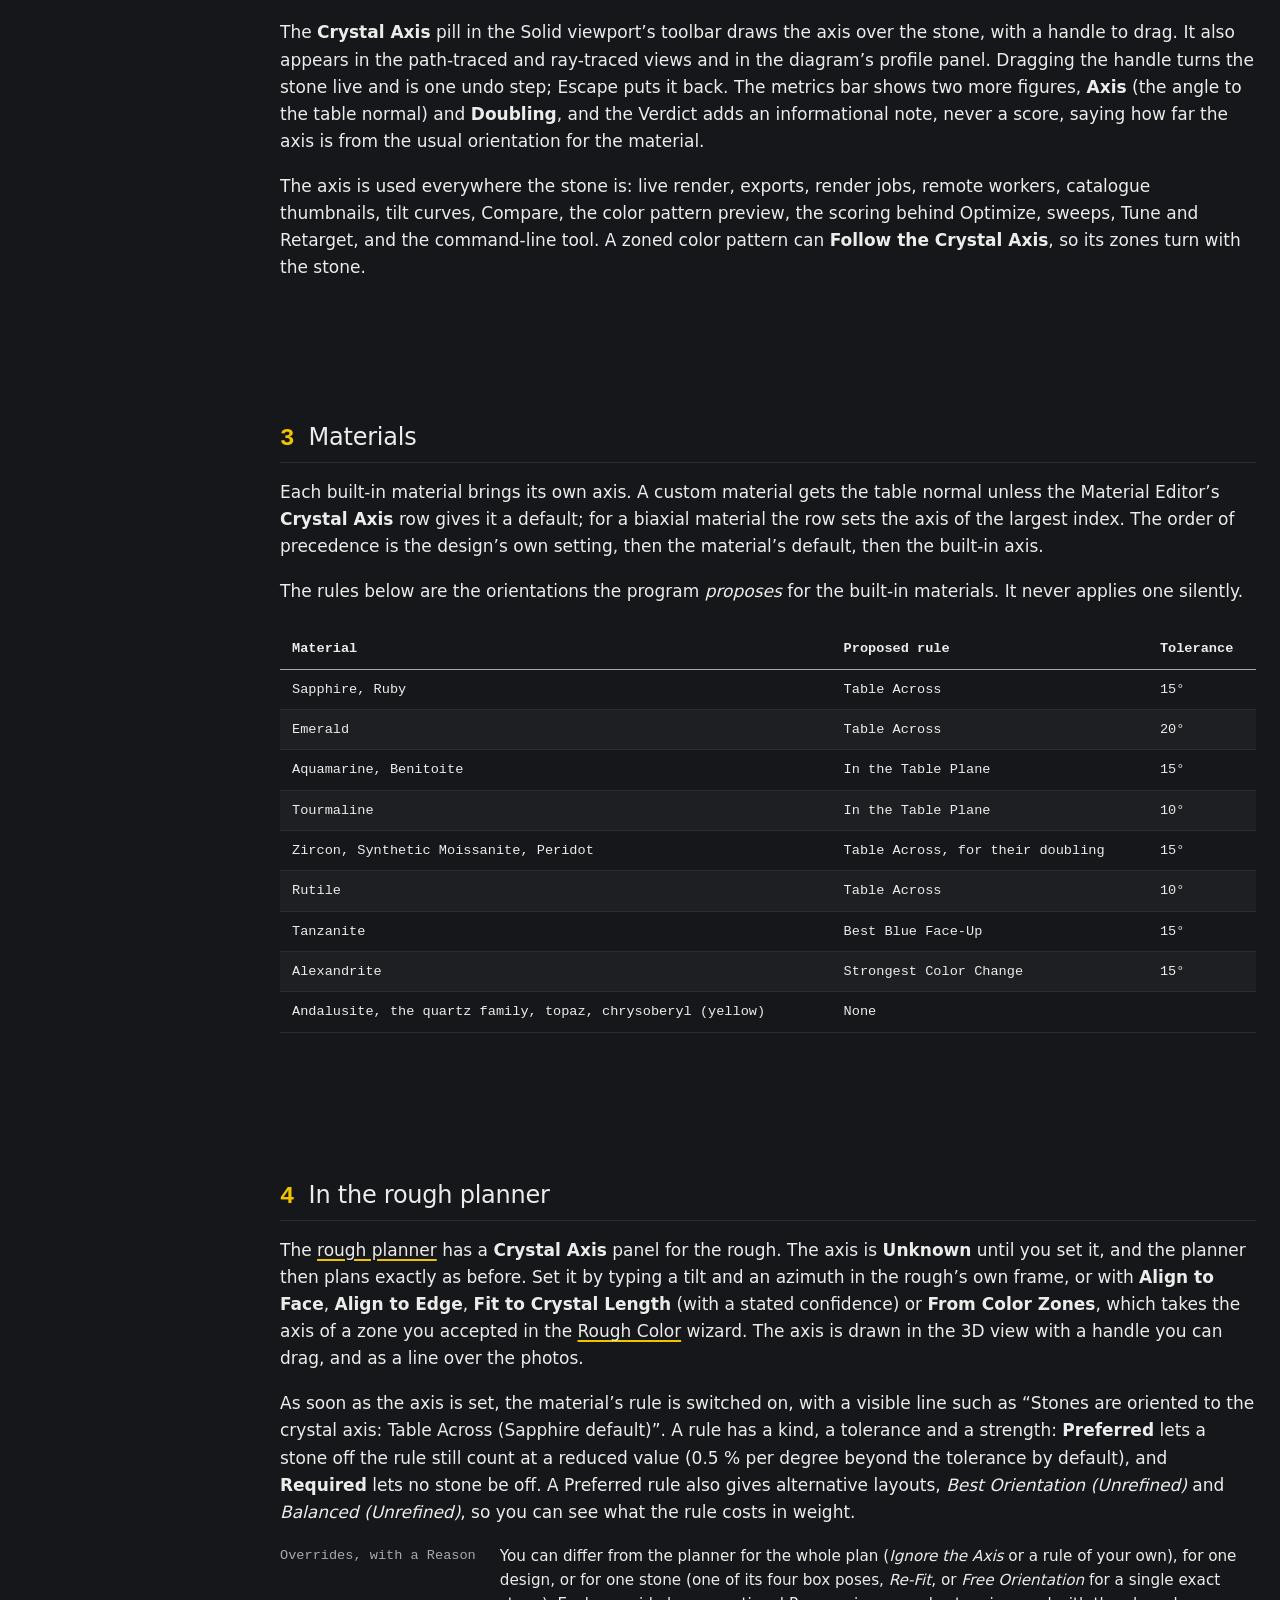
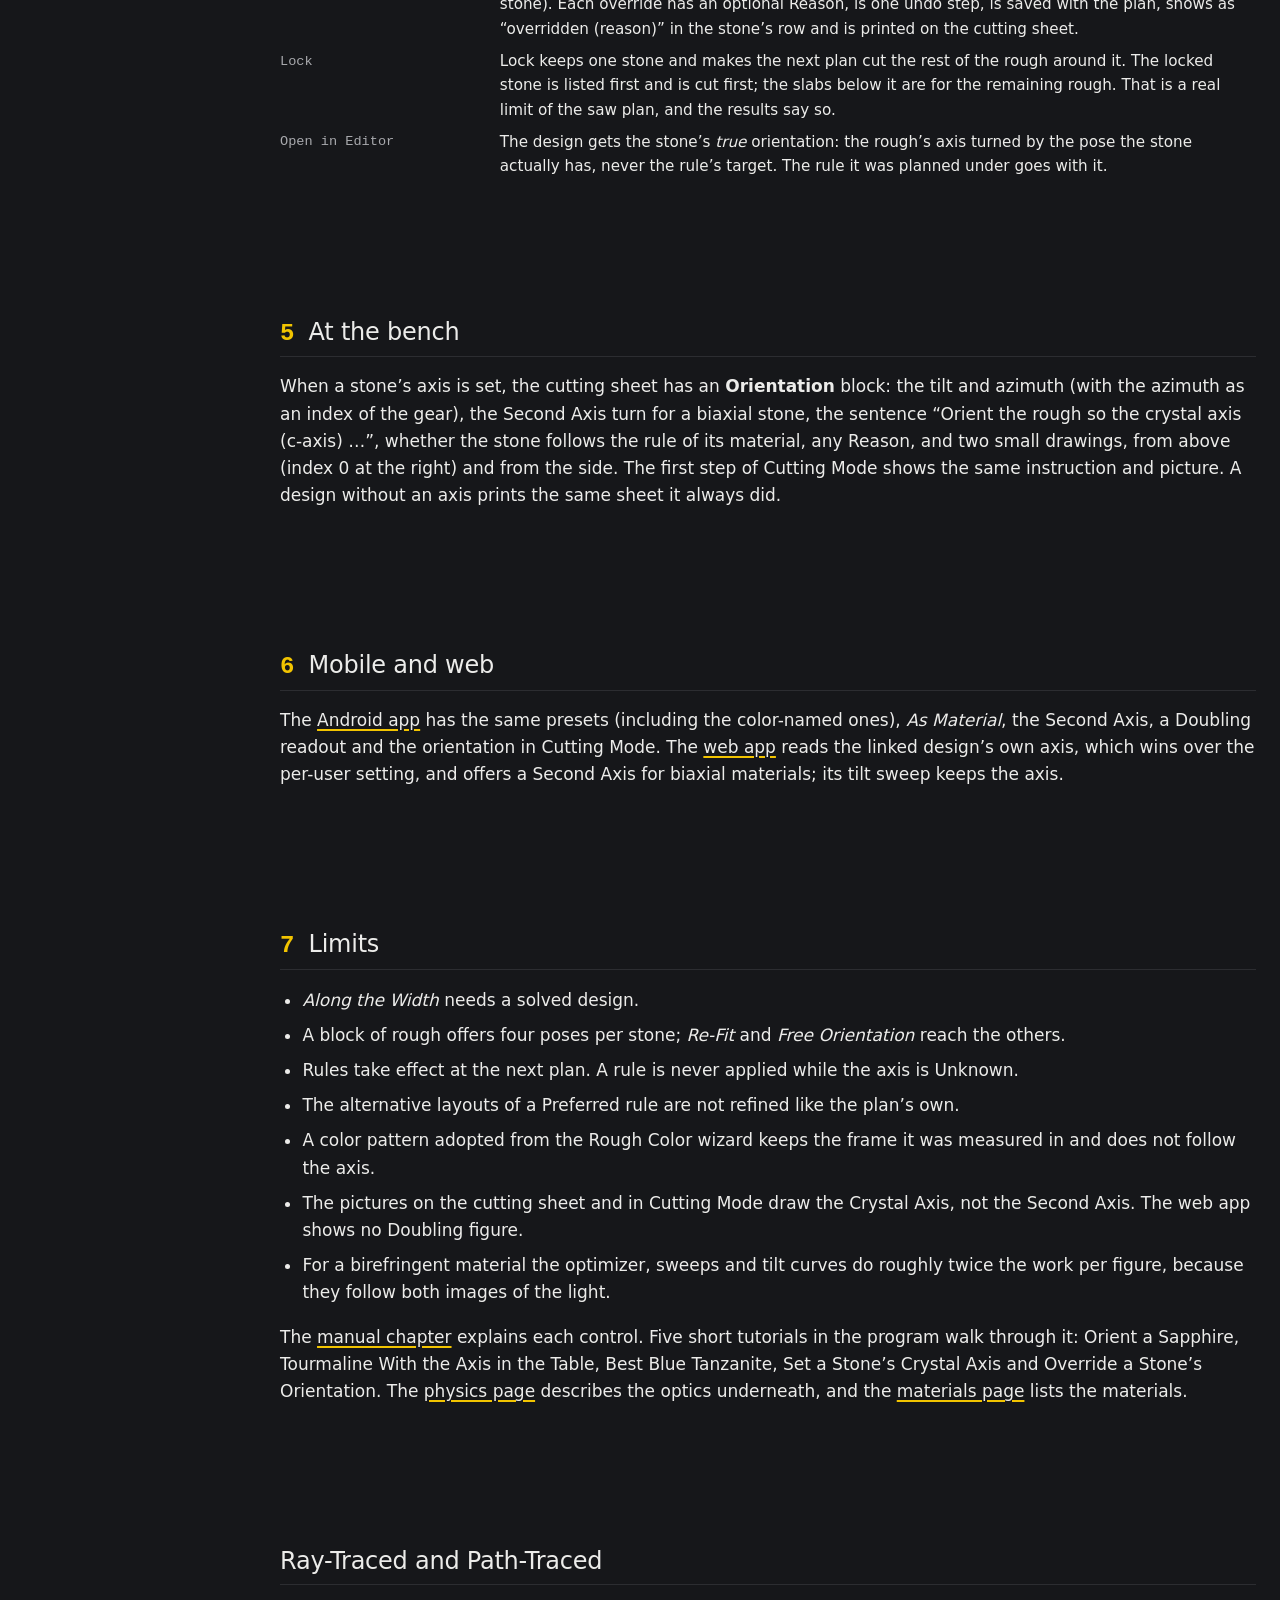
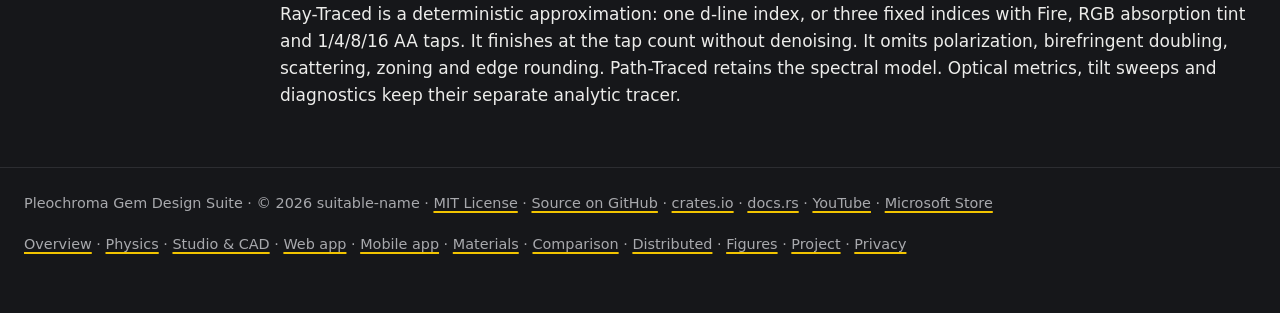
<file: crystal-axis.html>
<!DOCTYPE html>
<html lang="en">
<head>
<meta charset="UTF-8">
<meta name="viewport" content="width=device-width, initial-scale=1.0">
<title>Crystal axis and stone orientation — Pleochroma</title>
<meta name="description" content="How Pleochroma uses a stone's crystal axis: color and doubling that follow the axis, presets named by the color you see, a second axis for biaxial stones, orientation rules in the rough planner with overrides and a lock, and the orientation on the cutting sheet.">
<!-- seo:start -->
<link rel="canonical" href="https://pleochroma.com/crystal-axis.html">
<meta name="theme-color" content="#16171a">
<meta property="og:type" content="website">
<meta property="og:site_name" content="Pleochroma">
<meta property="og:title" content="Crystal axis and stone orientation — Pleochroma">
<meta property="og:description" content="How Pleochroma uses a stone's crystal axis: color and doubling that follow the axis, presets named by the color you see, a second axis for biaxial stones, orientation rules in the rough planner with overrides and a lock, and the orientation on the cutting sheet.">
<meta property="og:url" content="https://pleochroma.com/crystal-axis.html">
<meta property="og:image" content="https://pleochroma.com/assets/images/fig_fvs_hero.jpg">
<meta property="og:image:width" content="1800">
<meta property="og:image:height" content="1200">
<meta property="og:image:alt" content="A long octagon sapphire rendered by Pleochroma&#x27;s spectral path tracer">
<meta name="twitter:card" content="summary_large_image">
<!-- seo:end -->
<link rel="icon" type="image/png" href="assets/images/icon.png">
<link rel="stylesheet" href="assets/css/style.css">
</head>
<body>

<header class="masthead">
  <div class="container">
    <a href="index.html" class="brand"><img src="assets/images/icon.png" width="24" height="24" alt="">Pleochroma</a>
    <nav>
      <a href="index.html">Overview</a>
      <a href="physics.html">Physics</a>
      <a href="editor.html">Studio &amp; CAD</a>
      <a href="web.html">Web app</a>
      <a href="mobile.html">Mobile app</a>
      <a href="materials.html">Materials</a>
      <a href="comparison.html">Comparison</a>
      <a href="distributed.html">Distributed</a>
      <a href="gallery.html">Figures</a>
      <a href="project.html">Project</a>
    </nav>
    <a href="https://github.com/suitable-name/pleochroma" class="gh-link">GitHub</a>
  </div>
</header>

<main class="container">
  <div class="page-head">
    <span class="tag">Feature</span>
    <h1>The crystal axis</h1>
    <p class="subtitle">How a stone sits in its crystal decides its color and its doubling. Pleochroma lets you set that direction for a stone, a material or a piece of rough, and carries it from the rough to the cutting sheet.</p>
    <p class="cta-row">
      <a class="cta" href="https://github.com/suitable-name/pleochroma/blob/main/apps/pleochroma-cut/docs/manual/25-crystal-axis.md">Read the manual chapter</a>
    </p>
  </div>

  <div class="status">
    <span class="status-label">NEW</span>
    <p>
      The crystal axis is new. It
      applies to every material that is not isotropic. For an isotropic material,
      such as diamond, spinel or cubic zirconia, the controls are hidden and
      nothing changes. A design that sets no axis renders and is scored as it
      always was.
    </p>
  </div>

  <section id="idea">
    <h2><span class="sec-num">1</span>The idea</h2>
    <p>
      A sapphire looked at along its special axis shows one color and one sharp
      image. Looked at across it, the same crystal shows another color, and a
      strongly birefringent stone shows its back facets twice. The direction of
      that axis in the finished stone is the <strong>Crystal Axis</strong>.
    </p>
    <p>
      The axis is a line, described by two numbers with the table facing up:
      <strong>tilt</strong>, the angle to the table normal (0 to 90 degrees; 0 runs
      the axis straight through the table, 90 lays it flat), and
      <strong>azimuth</strong>, the direction it leans toward, counted clockwise as
      seen from above, from the first position of the index gear. The cutting sheet
      prints the azimuth as an index of the design&rsquo;s gear as well, so the
      rough can be oriented on the machine.
    </p>
    <p>
      For a <strong>biaxial</strong> crystal there are three principal directions.
      The Crystal Axis fixes one, and a <strong>Second Axis</strong> (0 to 180
      degrees) turns the other two about it. In a trichroic stone such as
      tanzanite that turn decides which of the three colors faces up.
    </p>
    <dl class="deflist">
      <dt>Colors named by what you see</dt>
      <dd>Where color depends strongly on direction, the presets are named by the face-up color they give, with a swatch beside the name: <em>Best Blue Face-Up</em> and <em>Violet Face-Up</em> for tanzanite, <em>Strongest Color Change</em> for alexandrite, <em>Best Green Face-Up</em> for an andalusite that has a green direction (the built-in andalusite color shows none, so it offers no named preset). The geometry presets, <em>Through the Table</em>, <em>In the Table Plane</em> and <em>Along the Width</em>, work for every material that has an axis.</dd>

      <dt>Silk follows the axis</dt>
      <dd>Needles and plates inside a stone are placed in the crystal, so they turn with the axis. For a one-axis crystal the <em>Silk Turn</em> is the stored second turn, used only to orient them. The cat&rsquo;s-eye preset needs the Second Axis. See <a href="render-effects.html#inclusions">inclusions and silk</a>.</dd>

      <dt>Doubling</dt>
      <dd>A birefringent stone splits each light path into an ordinary and an extraordinary ray. The <strong>Doubling</strong> figure is how far apart, in arc-minutes, the two images fall when you look through the table. It is zero along the axis and grows as the axis leans away. The brilliance, fire and scintillation figures count both images.</dd>
    </dl>
  </section>

  <section id="studio">
    <h2><span class="sec-num">2</span>In the studio</h2>
    <p>
      The <strong>Stone</strong> tab has a <strong>Crystal Axis</strong> section:
      <strong>As Material</strong> keeps the material&rsquo;s own axis, and
      <strong>Set for This Stone</strong> takes the tilt, azimuth and, for a
      biaxial material, the Second Axis, and saves them in the design. Each change
      is one undo step.
    </p>
    <p>
      The <strong>Crystal Axis</strong> pill in the Solid viewport&rsquo;s toolbar
      draws the axis over the stone, with a handle to drag. It also appears in the
      path-traced and ray-traced views and in the diagram&rsquo;s profile panel.
      Dragging the handle turns the stone live and is one undo step; Escape puts it
      back. The metrics bar shows two more figures, <strong>Axis</strong> (the angle
      to the table normal) and <strong>Doubling</strong>, and the Verdict adds an
      informational note, never a score, saying how far the axis is from the usual
      orientation for the material.
    </p>
    <p>
      The axis is used everywhere the stone is: live render, exports, render jobs,
      remote workers, catalogue thumbnails, tilt curves, Compare, the color pattern
      preview, the scoring behind Optimize, sweeps, Tune and Retarget, and the
      command-line tool. A zoned color pattern can <strong>Follow the Crystal
      Axis</strong>, so its zones turn with the stone.
    </p>
  </section>

  <section id="materials">
    <h2><span class="sec-num">3</span>Materials</h2>
    <p>
      Each built-in material brings its own axis. A custom material gets the table
      normal unless the Material Editor&rsquo;s <strong>Crystal Axis</strong> row
      gives it a default; for a biaxial material the row sets the axis of the
      largest index. The order of precedence is the design&rsquo;s own setting, then
      the material&rsquo;s default, then the built-in axis.
    </p>
    <p>
      The rules below are the orientations the program <em>proposes</em> for the
      built-in materials. It never applies one silently.
    </p>
    <table>
      <thead>
        <tr><th>Material</th><th>Proposed rule</th><th>Tolerance</th></tr>
      </thead>
      <tbody>
        <tr><td>Sapphire, Ruby</td><td>Table Across</td><td>15&deg;</td></tr>
        <tr><td>Emerald</td><td>Table Across</td><td>20&deg;</td></tr>
        <tr><td>Aquamarine, Benitoite</td><td>In the Table Plane</td><td>15&deg;</td></tr>
        <tr><td>Tourmaline</td><td>In the Table Plane</td><td>10&deg;</td></tr>
        <tr><td>Zircon, Synthetic Moissanite, Peridot</td><td>Table Across, for their doubling</td><td>15&deg;</td></tr>
        <tr><td>Rutile</td><td>Table Across</td><td>10&deg;</td></tr>
        <tr><td>Tanzanite</td><td>Best Blue Face-Up</td><td>15&deg;</td></tr>
        <tr><td>Alexandrite</td><td>Strongest Color Change</td><td>15&deg;</td></tr>
        <tr><td>Andalusite, the quartz family, topaz, chrysoberyl (yellow)</td><td>None</td><td></td></tr>
      </tbody>
    </table>
  </section>

  <section id="planner">
    <h2><span class="sec-num">4</span>In the rough planner</h2>
    <p>
      The <a href="editor.html#rough-planner">rough planner</a> has a
      <strong>Crystal Axis</strong> panel for the rough. The axis is
      <strong>Unknown</strong> until you set it, and the planner then plans exactly
      as before. Set it by typing a tilt and an azimuth in the rough&rsquo;s own
      frame, or with <strong>Align to Face</strong>, <strong>Align to Edge</strong>,
      <strong>Fit to Crystal Length</strong> (with a stated confidence) or
      <strong>From Color Zones</strong>, which takes the axis of a zone you accepted
      in the <a href="editor.html#rough-color">Rough Color</a> wizard. The axis is
      drawn in the 3D view with a handle you can drag, and as a line over the photos.
    </p>
    <p>
      As soon as the axis is set, the material&rsquo;s rule is switched on, with a
      visible line such as &ldquo;Stones are oriented to the crystal axis: Table
      Across (Sapphire default)&rdquo;. A rule has a kind, a tolerance and a
      strength: <strong>Preferred</strong> lets a stone off the rule still count at a
      reduced value (0.5&nbsp;% per degree beyond the tolerance by default), and
      <strong>Required</strong> lets no stone be off. A Preferred rule also gives
      alternative layouts, <em>Best Orientation (Unrefined)</em> and <em>Balanced
      (Unrefined)</em>, so you can see what the rule costs in weight.
    </p>
    <dl class="deflist">
      <dt>Overrides, with a Reason</dt>
      <dd>You can differ from the planner for the whole plan (<em>Ignore the Axis</em> or a rule of your own), for one design, or for one stone (one of its four box poses, <em>Re-Fit</em>, or <em>Free Orientation</em> for a single exact stone). Each override has an optional Reason, is one undo step, is saved with the plan, shows as &ldquo;overridden (reason)&rdquo; in the stone&rsquo;s row and is printed on the cutting sheet.</dd>

      <dt>Lock</dt>
      <dd>Lock keeps one stone and makes the next plan cut the rest of the rough around it. The locked stone is listed first and is cut first; the slabs below it are for the remaining rough. That is a real limit of the saw plan, and the results say so.</dd>

      <dt>Open in Editor</dt>
      <dd>The design gets the stone&rsquo;s <em>true</em> orientation: the rough&rsquo;s axis turned by the pose the stone actually has, never the rule&rsquo;s target. The rule it was planned under goes with it.</dd>
    </dl>
  </section>

  <section id="bench">
    <h2><span class="sec-num">5</span>At the bench</h2>
    <p>
      When a stone&rsquo;s axis is set, the cutting sheet has an
      <strong>Orientation</strong> block: the tilt and azimuth (with the azimuth as
      an index of the gear), the Second Axis turn for a biaxial stone, the
      sentence &ldquo;Orient the rough so the crystal axis (c-axis) &hellip;&rdquo;,
      whether the stone follows the rule of its material, any Reason, and two small
      drawings, from above (index 0 at the right) and from the side. The first step
      of Cutting Mode shows the same instruction and picture. A design without an
      axis prints the same sheet it always did.
    </p>
  </section>

  <section id="other-apps">
    <h2><span class="sec-num">6</span>Mobile and web</h2>
    <p>
      The <a href="mobile.html">Android app</a> has the same presets (including the
      color-named ones), <em>As Material</em>, the Second Axis, a Doubling readout
      and the orientation in Cutting Mode. The <a href="web.html">web app</a> reads
      the linked design&rsquo;s own axis, which wins over the per-user setting, and
      offers a Second Axis for biaxial materials; its tilt sweep keeps the axis.
    </p>
  </section>

  <section id="limits">
    <h2><span class="sec-num">7</span>Limits</h2>
    <ul>
      <li><em>Along the Width</em> needs a solved design.</li>
      <li>A block of rough offers four poses per stone; <em>Re-Fit</em> and <em>Free Orientation</em> reach the others.</li>
      <li>Rules take effect at the next plan. A rule is never applied while the axis is Unknown.</li>
      <li>The alternative layouts of a Preferred rule are not refined like the plan&rsquo;s own.</li>
      <li>A color pattern adopted from the Rough Color wizard keeps the frame it was measured in and does not follow the axis.</li>
      <li>The pictures on the cutting sheet and in Cutting Mode draw the Crystal Axis, not the Second Axis. The web app shows no Doubling figure.</li>
      <li>For a birefringent material the optimizer, sweeps and tilt curves do roughly twice the work per figure, because they follow both images of the light.</li>
    </ul>
    <p>
      The <a href="https://github.com/suitable-name/pleochroma/blob/main/apps/pleochroma-cut/docs/manual/25-crystal-axis.md">manual chapter</a>
      explains each control. Five short tutorials in the program walk through it:
      Orient a Sapphire, Tourmaline With the Axis in the Table, Best Blue Tanzanite,
      Set a Stone&rsquo;s Crystal Axis and Override a Stone&rsquo;s Orientation. The
      <a href="physics.html#pleochroism">physics page</a> describes the optics
      underneath, and the <a href="materials.html">materials page</a> lists the
      materials.
    </p>
  </section>

  <section id="ray-traced-update">
    <h2>Ray-Traced and Path-Traced</h2>
    <p>Ray-Traced is a deterministic approximation: one d-line index, or three fixed indices with Fire, RGB absorption tint and 1/4/8/16 AA taps. It finishes at the tap count without denoising. It omits polarization, birefringent doubling, scattering, zoning and edge rounding. Path-Traced retains the spectral model. Optical metrics, tilt sweeps and diagnostics keep their separate analytic tracer.</p>
  </section>

</main>

<footer>
  <div class="container">
    <p>Pleochroma Gem Design Suite · &copy; 2026 suitable-name · <a href="https://github.com/suitable-name/pleochroma/blob/main/LICENSE">MIT License</a> · <a href="https://github.com/suitable-name/pleochroma">Source on GitHub</a> · <a href="https://crates.io/crates/pleochroma">crates.io</a> · <a href="https://docs.rs/pleochroma">docs.rs</a> · <a href="https://www.youtube.com/@Pleochroma">YouTube</a> · <a href="https://apps.microsoft.com/store/detail/9PF7KR401SNC">Microsoft Store</a></p>
    <p><a href="index.html">Overview</a> · <a href="physics.html">Physics</a> · <a href="editor.html">Studio &amp; CAD</a> · <a href="web.html">Web app</a> · <a href="mobile.html">Mobile app</a> · <a href="materials.html">Materials</a> · <a href="comparison.html">Comparison</a> · <a href="distributed.html">Distributed</a> · <a href="gallery.html">Figures</a> · <a href="project.html">Project</a> · <a href="privacy.html">Privacy</a></p>
  </div>
</footer>

<script src="assets/js/main.js"></script>
</body>
</html>
</file>
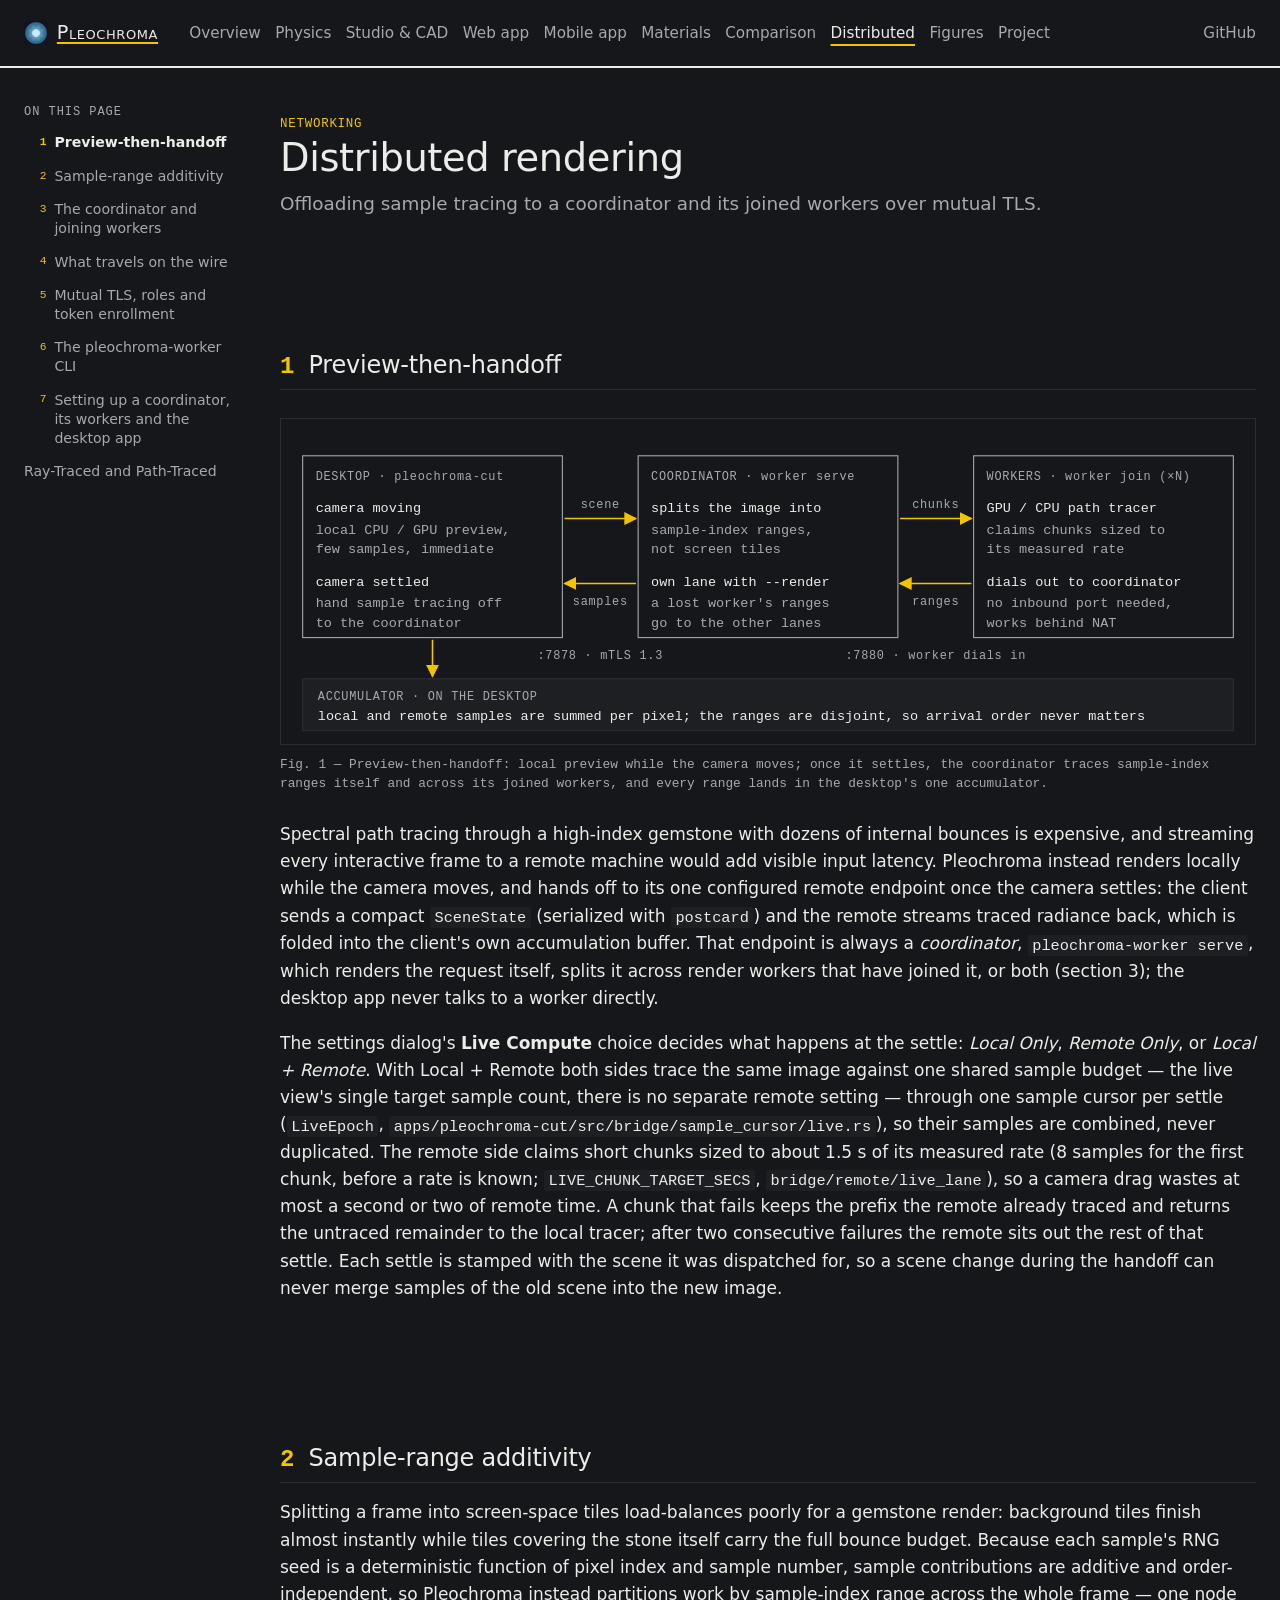
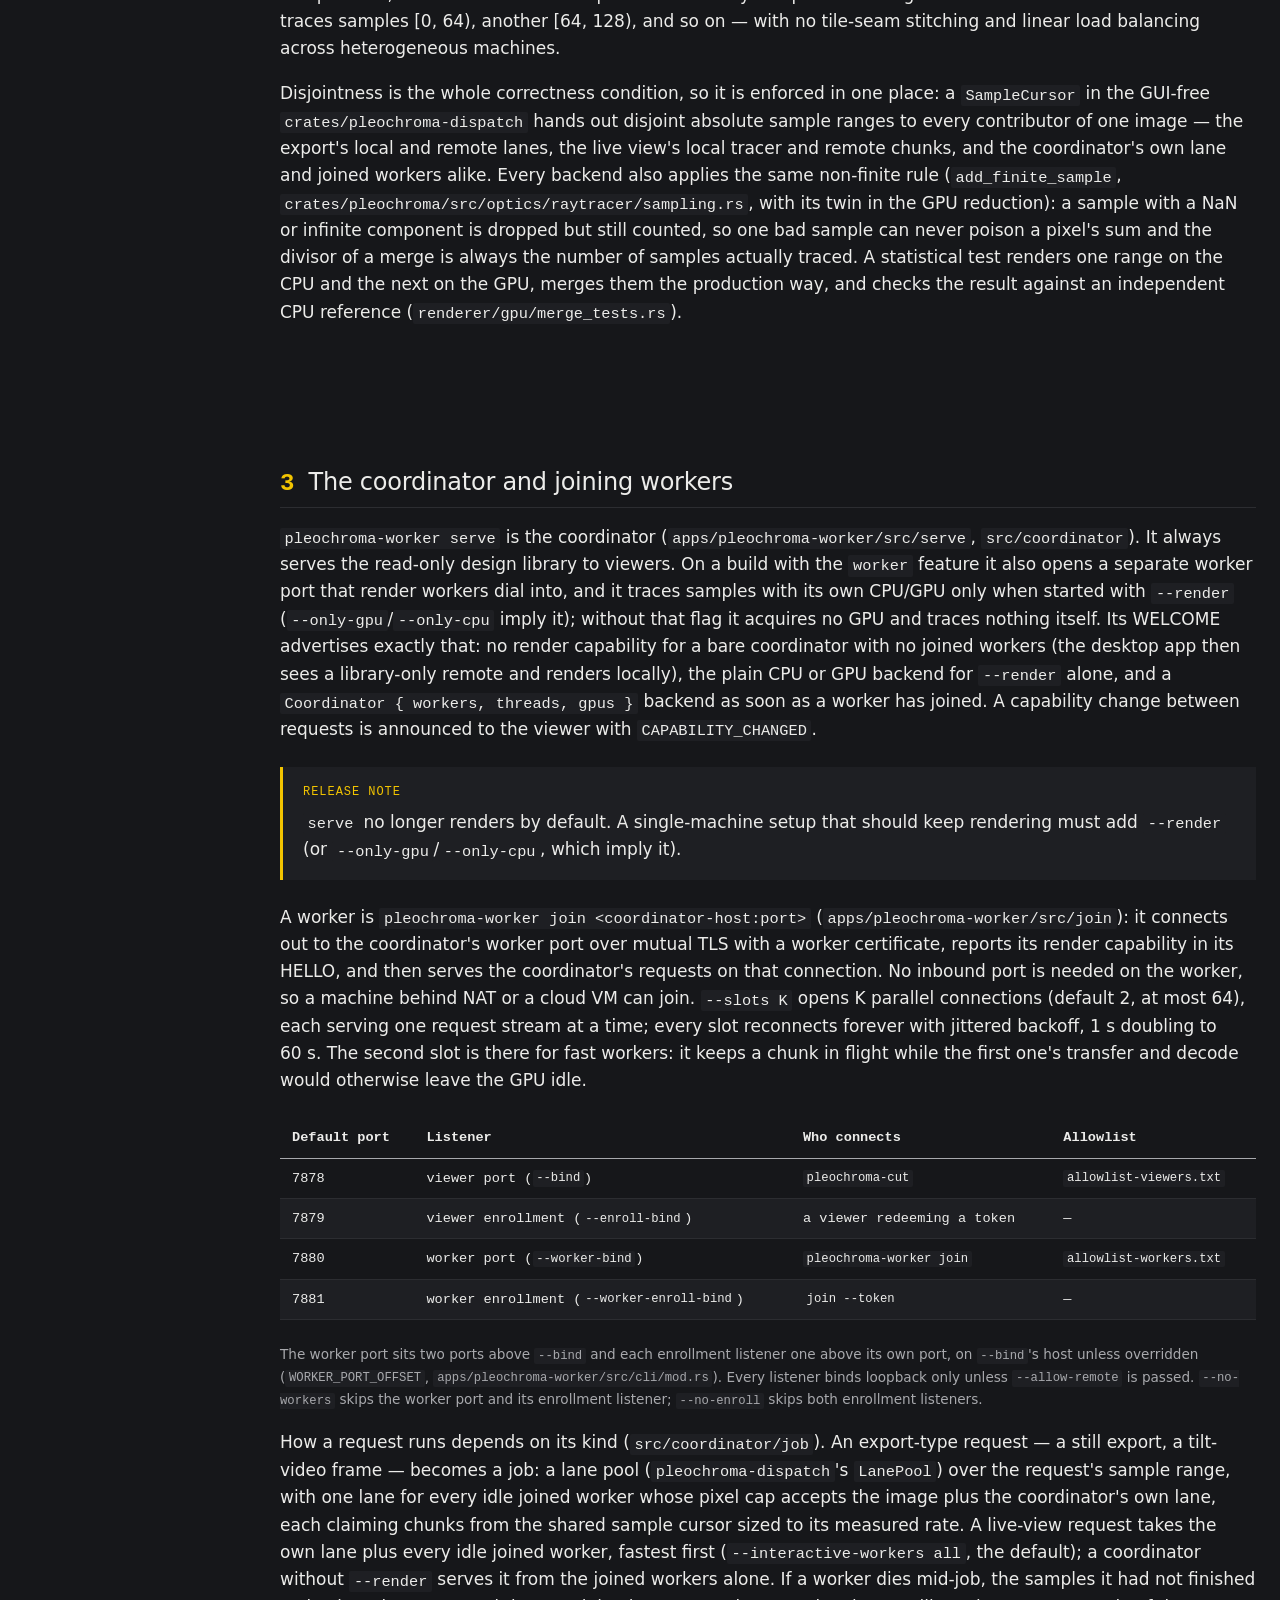
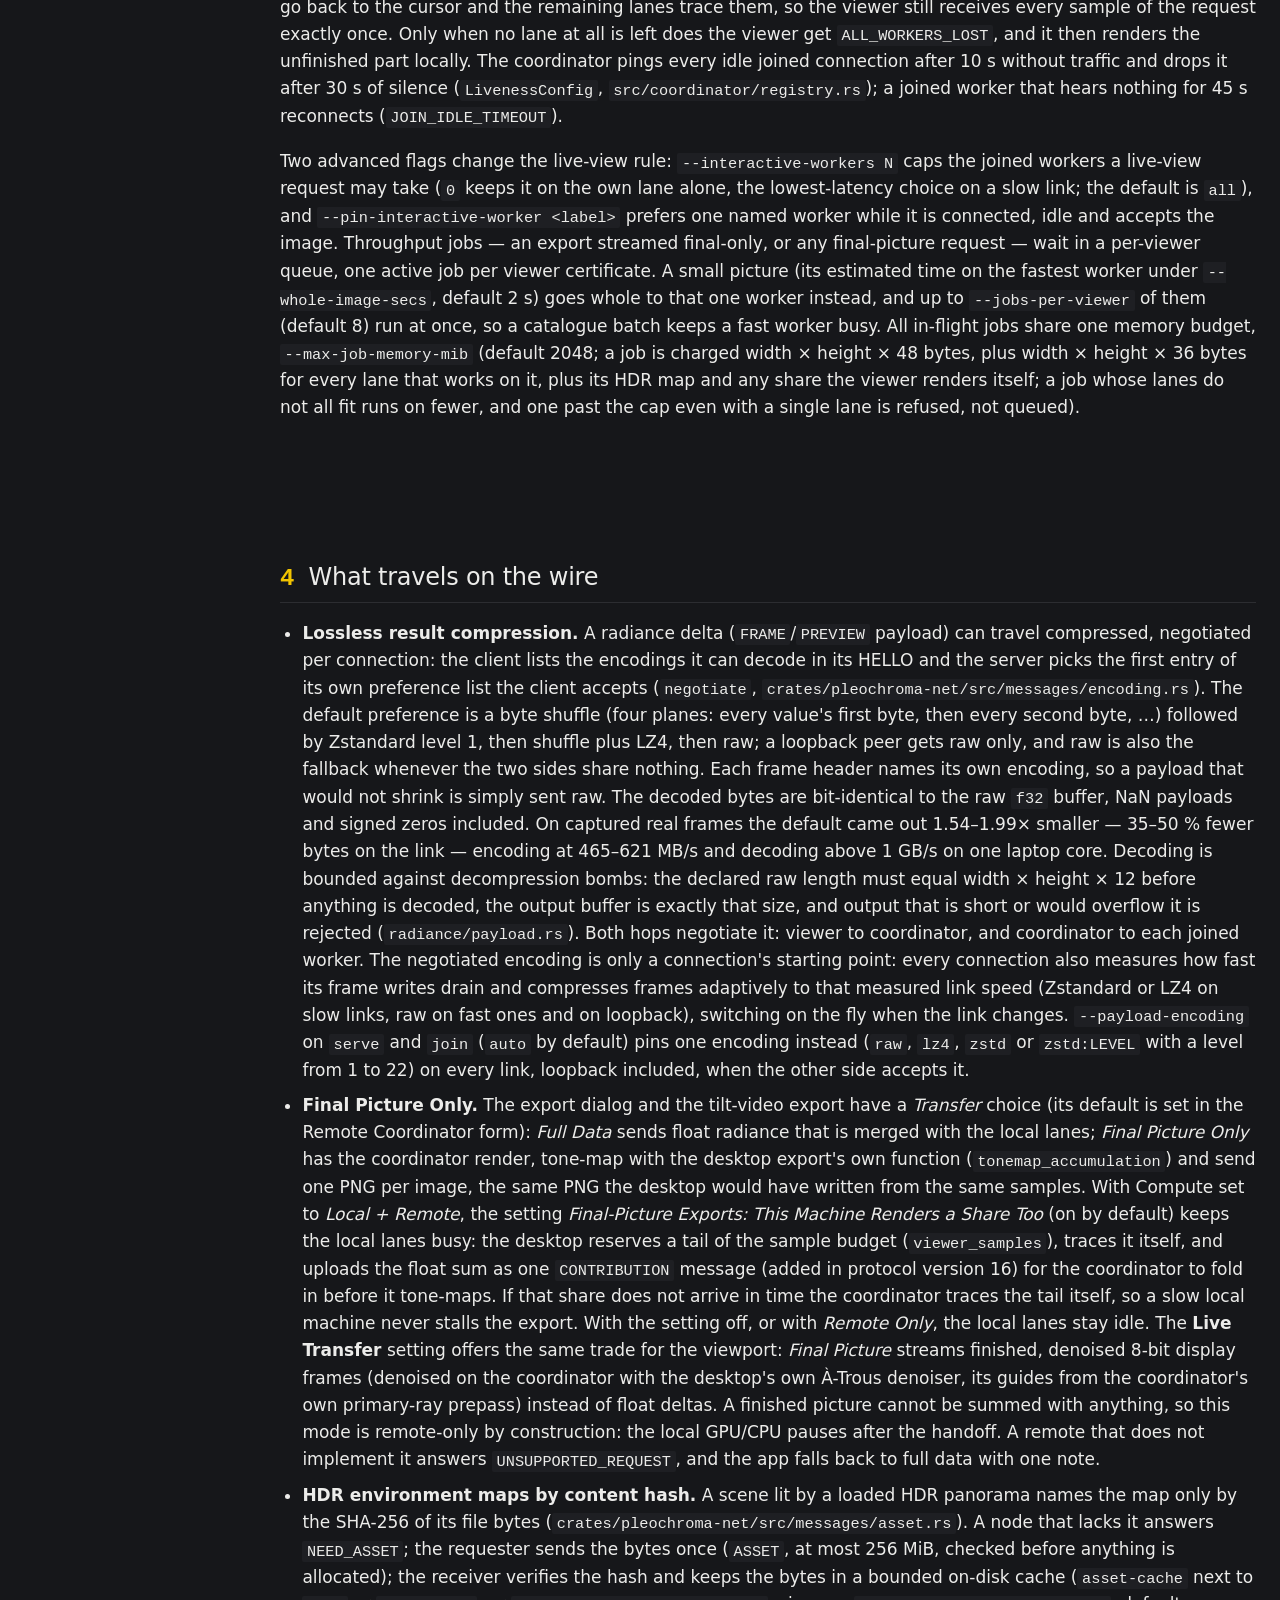
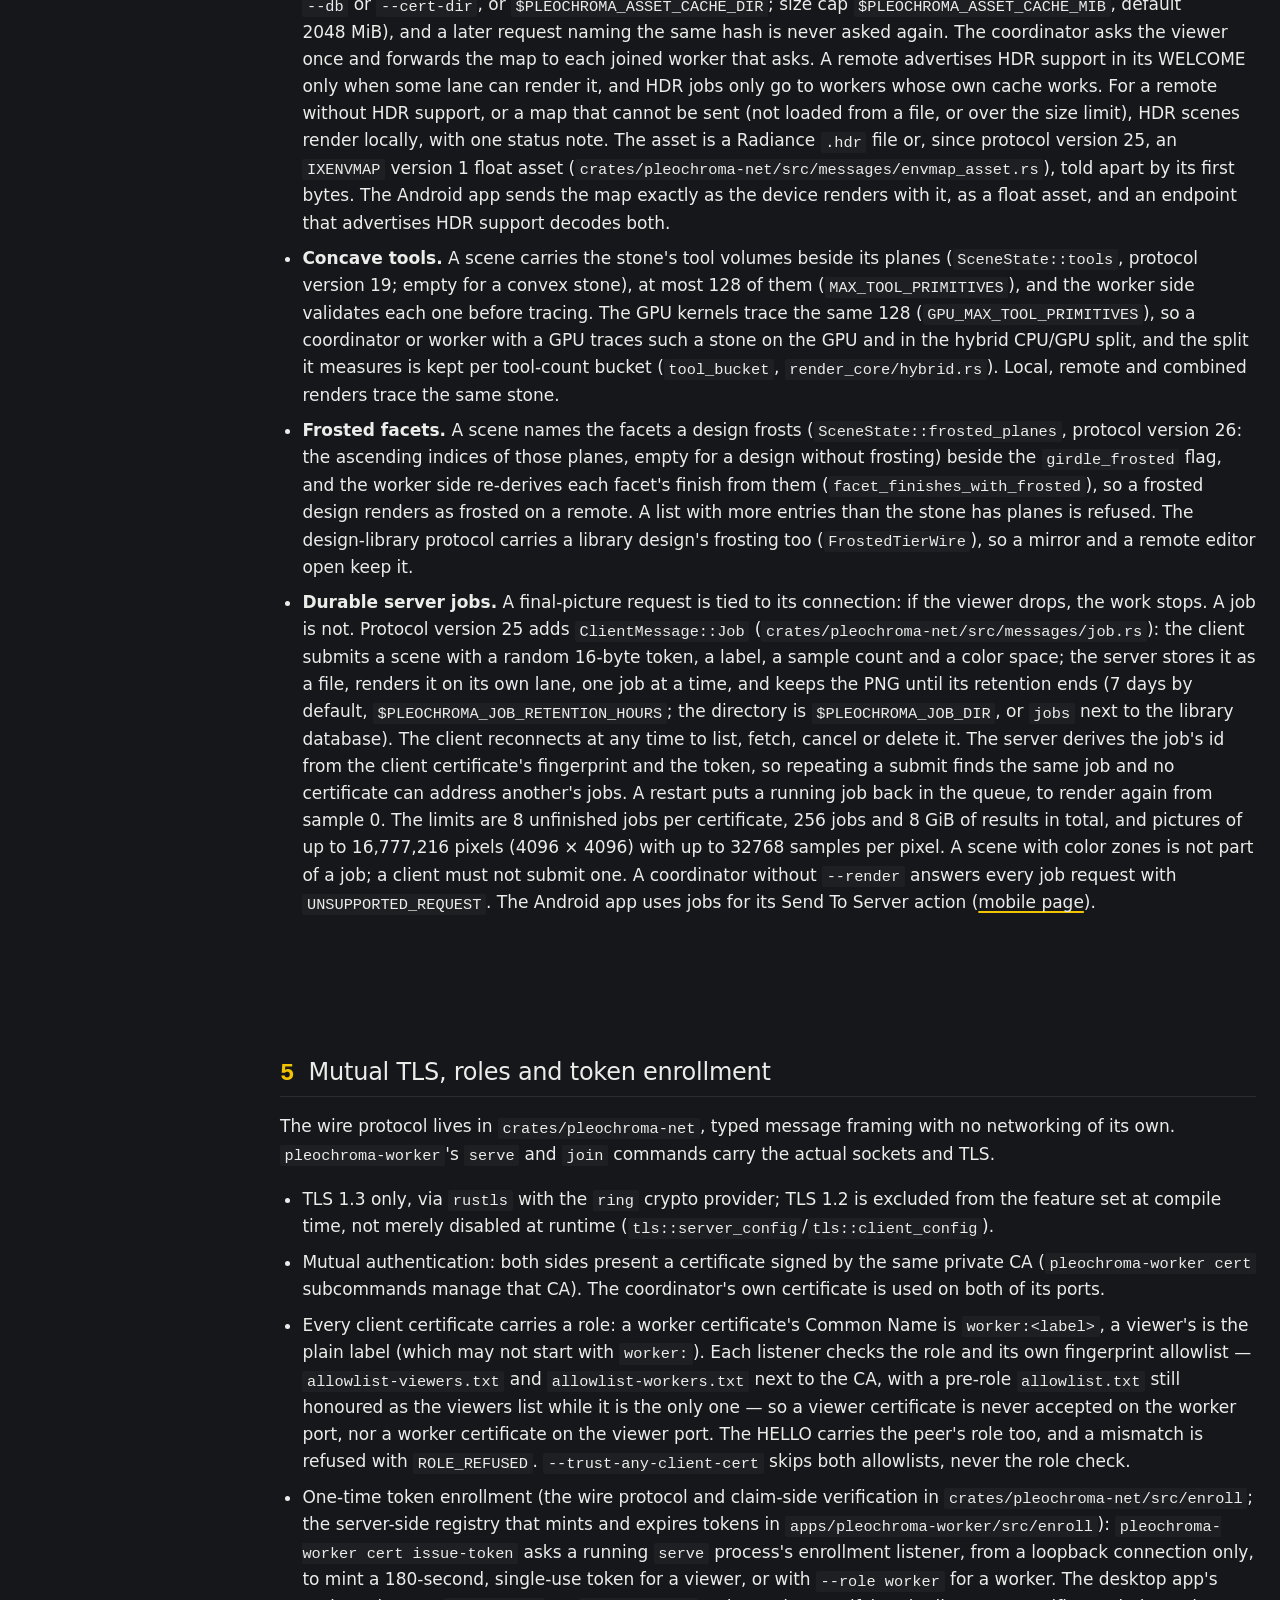
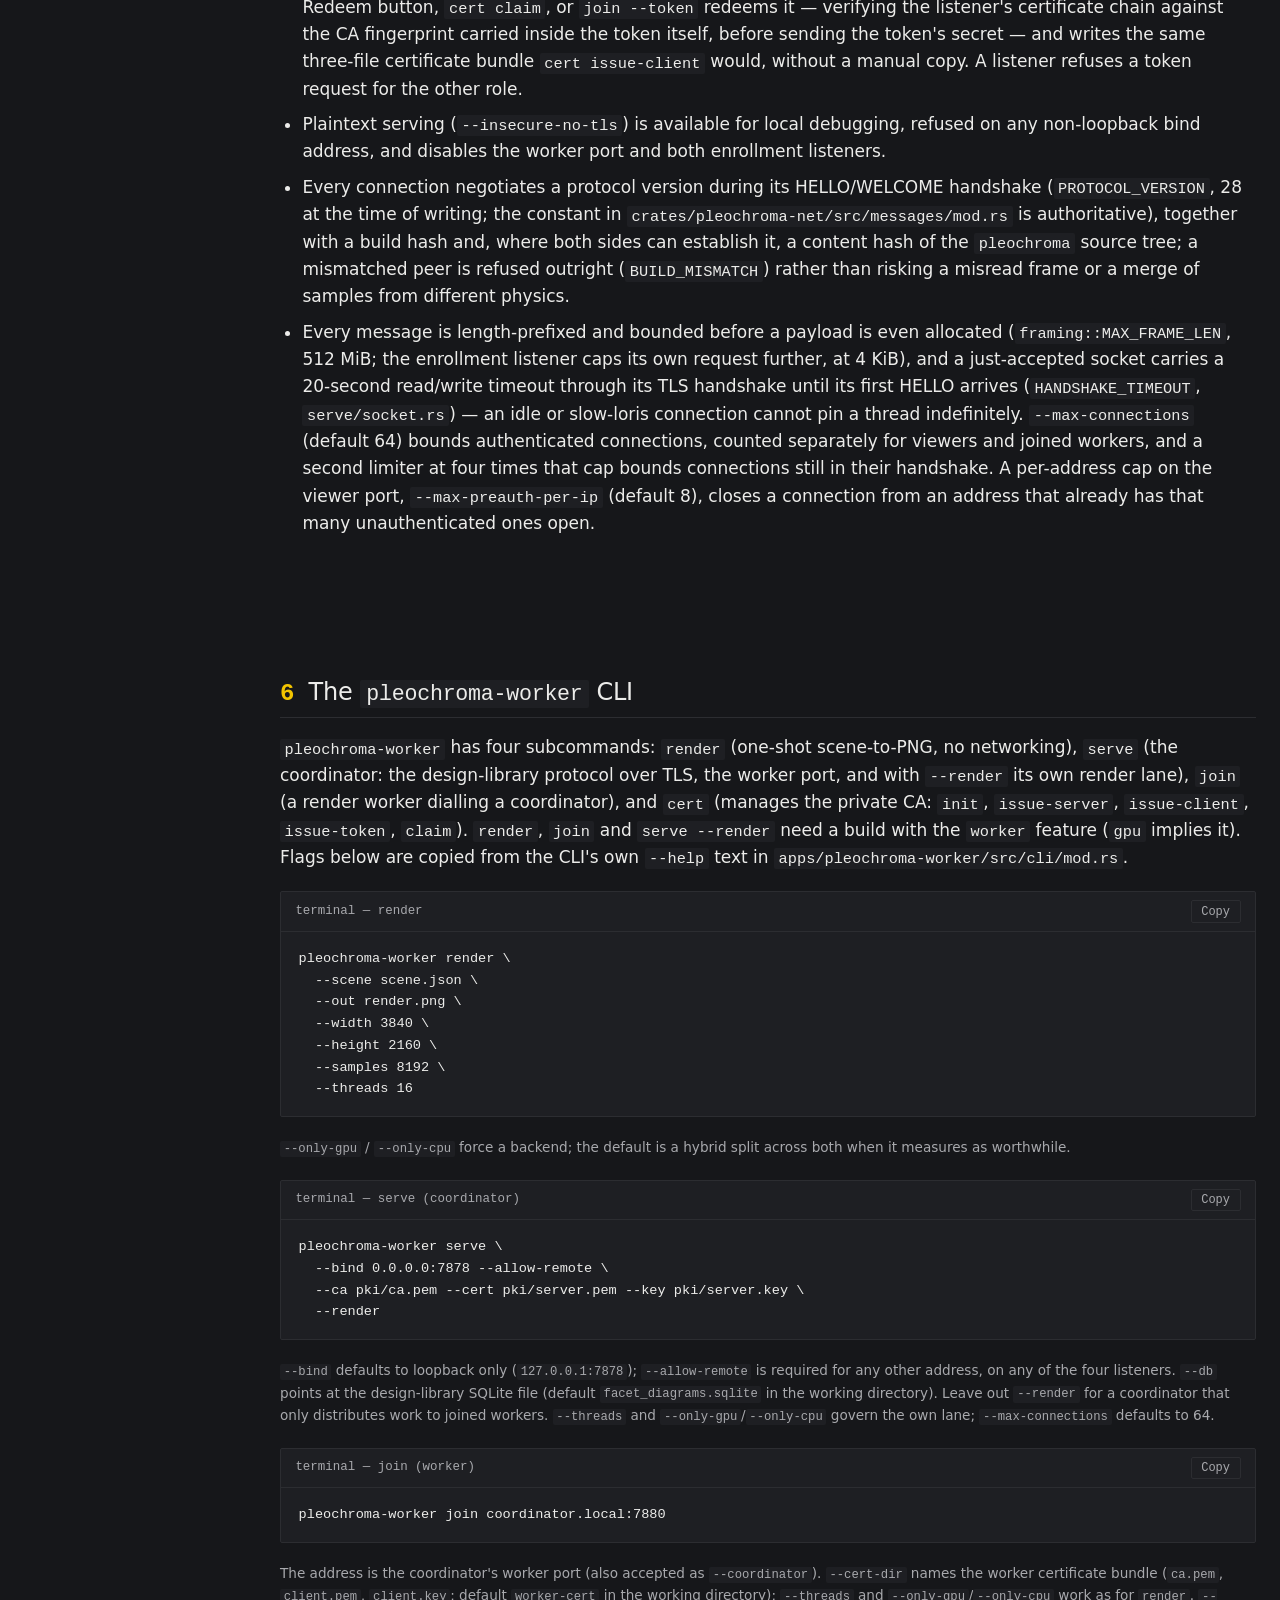
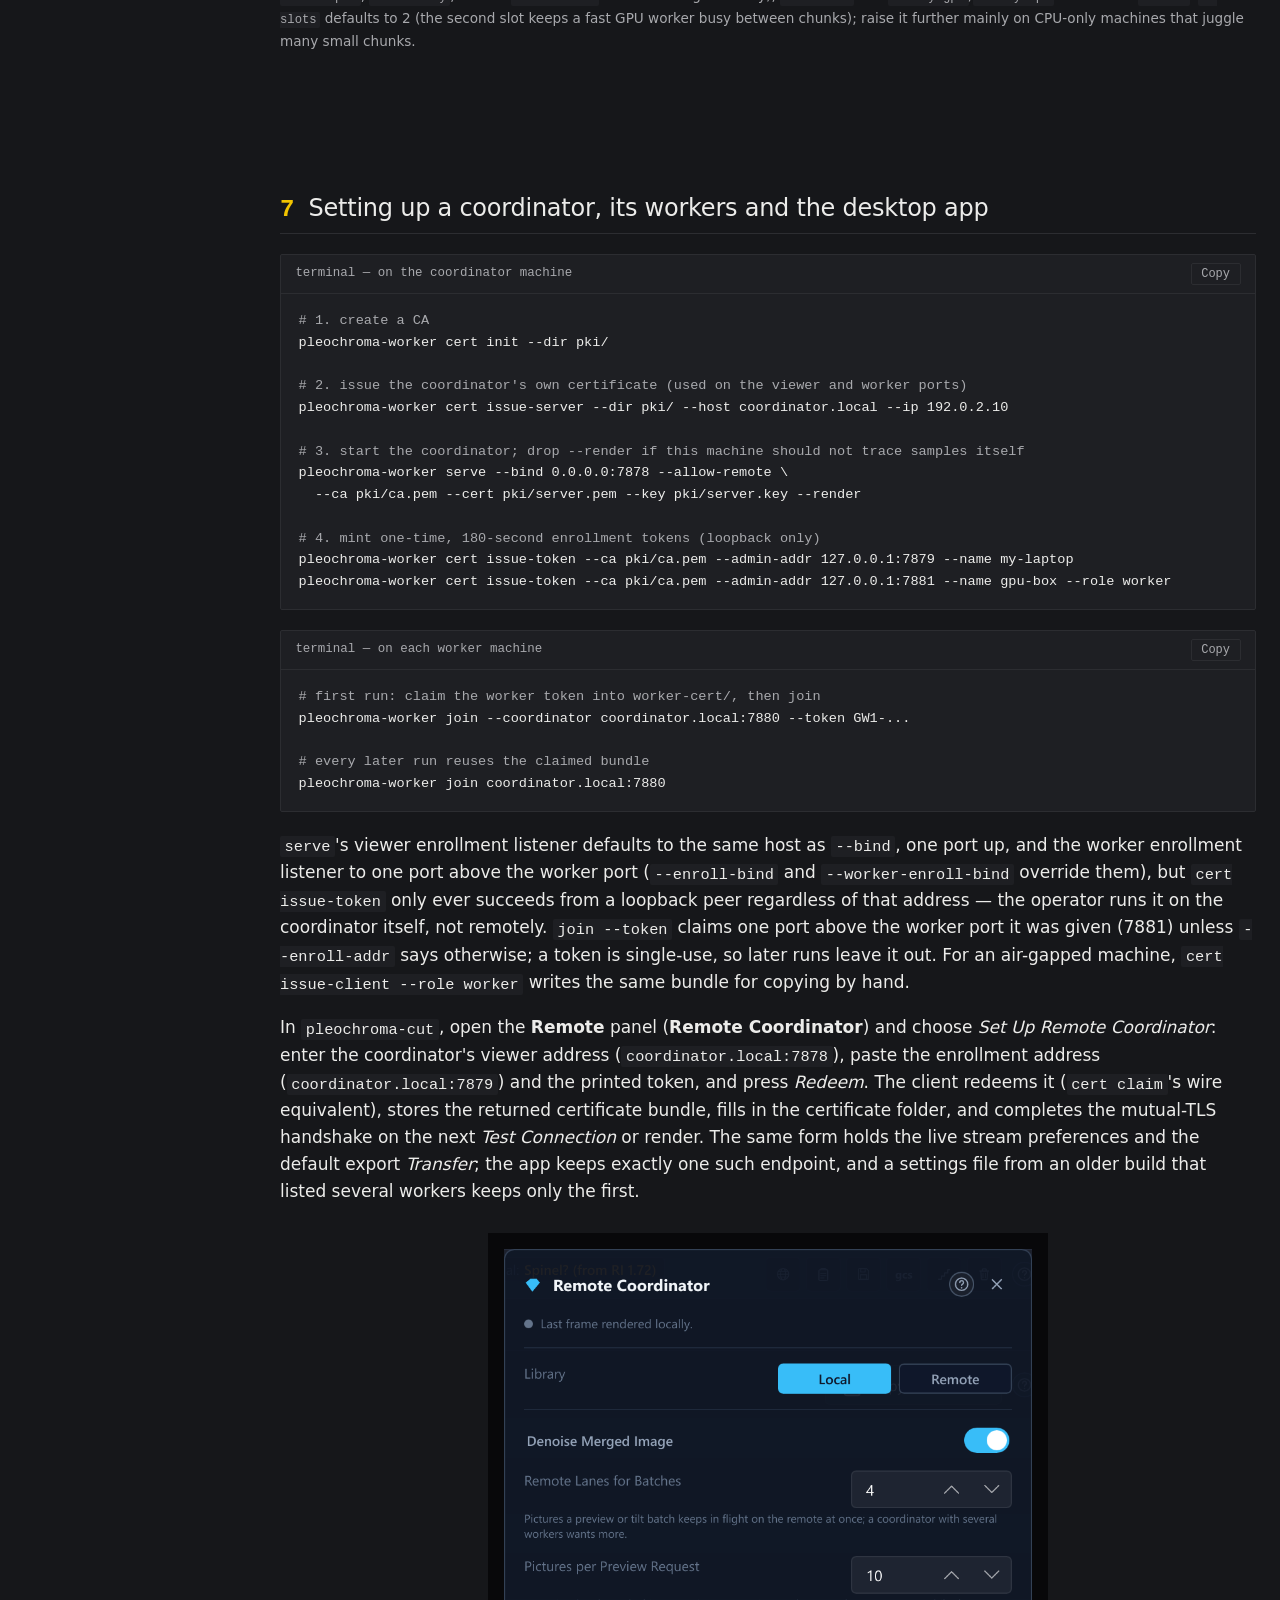
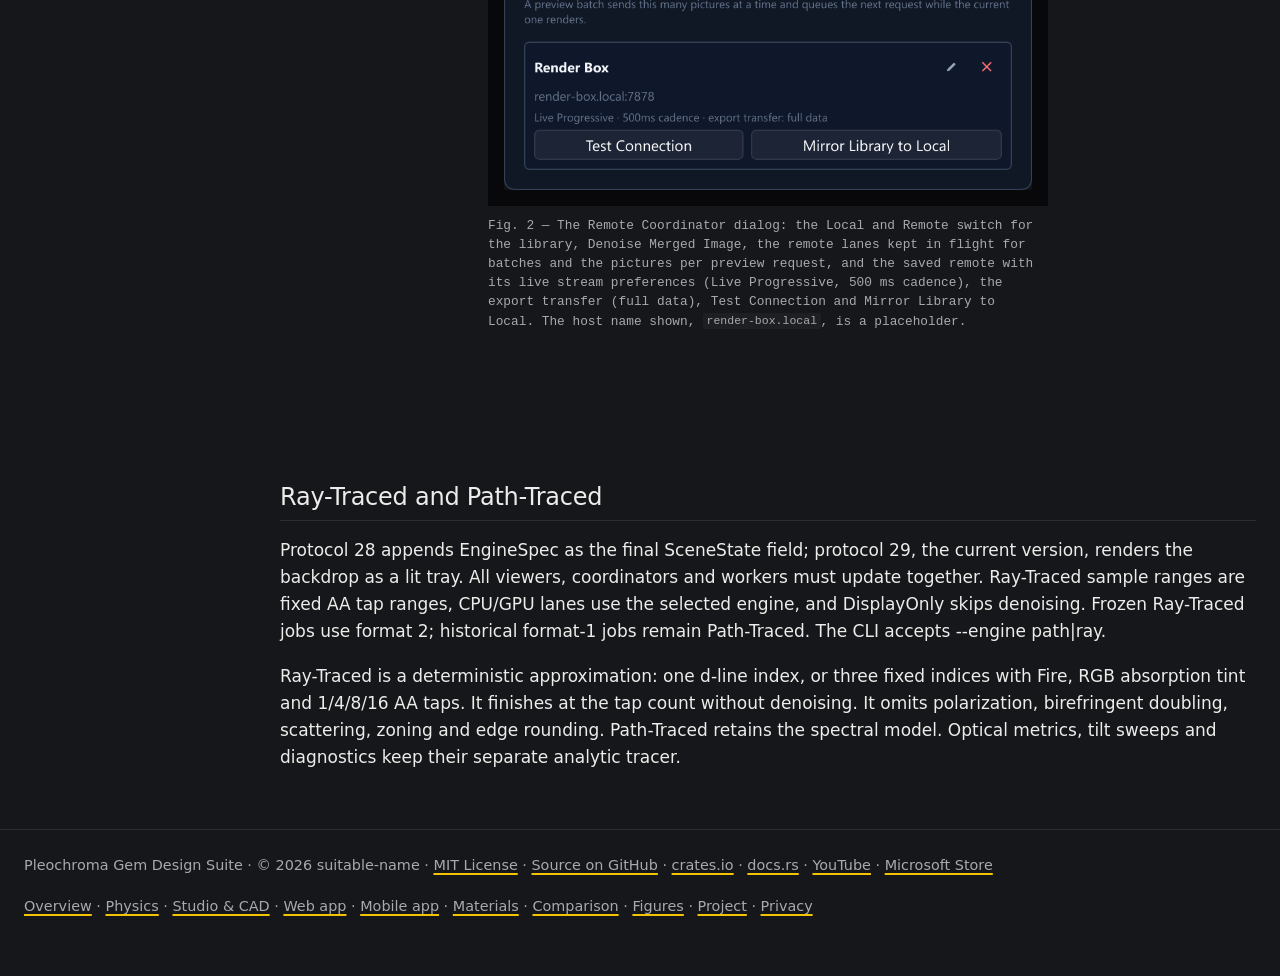
<file: distributed.html>
<!DOCTYPE html>
<html lang="en">
<head>
<meta charset="UTF-8">
<meta name="viewport" content="width=device-width, initial-scale=1.0">
<title>Distributed rendering — Pleochroma</title>
<meta name="description" content="Pleochroma&#x27;s remote rendering: preview-then-handoff, sample-range additivity, a coordinator that workers join, durable server jobs, lossless result compression, mutual TLS with token enrollment, and the pleochroma-worker CLI.">
<!-- seo:start -->
<link rel="canonical" href="https://pleochroma.com/distributed.html">
<meta name="theme-color" content="#16171a">
<meta property="og:type" content="website">
<meta property="og:site_name" content="Pleochroma">
<meta property="og:title" content="Distributed rendering — Pleochroma">
<meta property="og:description" content="Pleochroma&#x27;s remote rendering: preview-then-handoff, sample-range additivity, a coordinator that workers join, durable server jobs, lossless result compression, mutual TLS with token enrollment, and the pleochroma-worker CLI.">
<meta property="og:url" content="https://pleochroma.com/distributed.html">
<meta property="og:image" content="https://pleochroma.com/assets/images/fig_fvs_hero.jpg">
<meta property="og:image:width" content="1800">
<meta property="og:image:height" content="1200">
<meta property="og:image:alt" content="A long octagon sapphire rendered by Pleochroma&#x27;s spectral path tracer">
<meta name="twitter:card" content="summary_large_image">
<!-- seo:end -->
<link rel="icon" type="image/png" href="assets/images/icon.png">
<link rel="stylesheet" href="assets/css/style.css">
</head>
<body>

<header class="masthead">
  <div class="container">
    <a href="index.html" class="brand"><img src="assets/images/icon.png" width="24" height="24" alt="">Pleochroma</a>
    <nav>
      <a href="index.html">Overview</a>
      <a href="physics.html">Physics</a>
      <a href="editor.html">Studio &amp; CAD</a>
      <a href="web.html">Web app</a>
      <a href="mobile.html">Mobile app</a>
      <a href="materials.html">Materials</a>
      <a href="comparison.html">Comparison</a>
      <a href="distributed.html" aria-current="page">Distributed</a>
      <a href="gallery.html">Figures</a>
      <a href="project.html">Project</a>
    </nav>
    <a href="https://github.com/suitable-name/pleochroma" class="gh-link">GitHub</a>
  </div>
</header>

<main class="container">
  <div class="page-head">
    <span class="tag">Networking</span>
    <h1>Distributed rendering</h1>
    <p class="subtitle">Offloading sample tracing to a coordinator and its joined workers over mutual TLS.</p>
  </div>

  <section id="handoff-model">
    <h2><span class="sec-num">1</span>Preview-then-handoff</h2>
    <figure class="fig diagram-fig">
<svg class="diagram" viewBox="0 0 900 300" role="img" aria-labelledby="handoff-title" xmlns="http://www.w3.org/2000/svg">
  <title id="handoff-title">Preview-then-handoff: the desktop renders a local preview while the camera moves, then hands sample tracing to a coordinator, which traces sample-index ranges itself (with --render) and across the render workers that have joined it; every range is summed into the desktop's one accumulator.</title>
  <style>
    .diagram text { font-family: ui-monospace, "Cascadia Mono", "SF Mono", Consolas, "Liberation Mono", monospace; font-size: 12.5px; fill: var(--ink); }
    .diagram .lbl { font-size: 11px; fill: var(--ink-2); letter-spacing: 0.06em; }
    .diagram .muted { fill: var(--ink-2); }
    .diagram .box { fill: none; stroke: var(--ink-2); stroke-width: 1; }
    .diagram .bar { fill: var(--paper-2); stroke: var(--rule); stroke-width: 1; }
    .diagram .arrow { fill: none; stroke: var(--accent); stroke-width: 1.5; }
    .diagram .head { fill: var(--accent); }
  </style>
  <defs>
    <marker id="ah" viewBox="0 0 10 10" refX="9" refY="5" markerWidth="8" markerHeight="8" orient="auto-start-reverse">
      <path class="head" d="M 0 0 L 10 5 L 0 10 z"/>
    </marker>
  </defs>

  <rect class="box" x="20" y="34" width="240" height="168"/>
  <text class="lbl" x="32" y="56">DESKTOP · pleochroma-cut</text>
  <text x="32" y="86">camera moving</text>
  <text class="muted" x="32" y="106">  local CPU / GPU preview,</text>
  <text class="muted" x="32" y="124">  few samples, immediate</text>
  <text x="32" y="154">camera settled</text>
  <text class="muted" x="32" y="174">  hand sample tracing off</text>
  <text class="muted" x="32" y="192">  to the coordinator</text>

  <rect class="box" x="330" y="34" width="240" height="168"/>
  <text class="lbl" x="342" y="56">COORDINATOR · worker serve</text>
  <text x="342" y="86">splits the image into</text>
  <text class="muted" x="342" y="106">  sample-index ranges,</text>
  <text class="muted" x="342" y="124">  not screen tiles</text>
  <text x="342" y="154">own lane with --render</text>
  <text class="muted" x="342" y="174">  a lost worker's ranges</text>
  <text class="muted" x="342" y="192">  go to the other lanes</text>

  <rect class="box" x="640" y="34" width="240" height="168"/>
  <text class="lbl" x="652" y="56">WORKERS · worker join (×N)</text>
  <text x="652" y="86">GPU / CPU path tracer</text>
  <text class="muted" x="652" y="106">  claims chunks sized to</text>
  <text class="muted" x="652" y="124">  its measured rate</text>
  <text x="652" y="154">dials out to coordinator</text>
  <text class="muted" x="652" y="174">  no inbound port needed,</text>
  <text class="muted" x="652" y="192">  works behind NAT</text>

  <path class="arrow" d="M 262 92 H 328" marker-end="url(#ah)"/>
  <text class="lbl" x="295" y="82" text-anchor="middle">scene</text>
  <path class="arrow" d="M 328 152 H 262" marker-end="url(#ah)"/>
  <text class="lbl" x="295" y="172" text-anchor="middle">samples</text>

  <path class="arrow" d="M 572 92 H 638" marker-end="url(#ah)"/>
  <text class="lbl" x="605" y="82" text-anchor="middle">chunks</text>
  <path class="arrow" d="M 638 152 H 572" marker-end="url(#ah)"/>
  <text class="lbl" x="605" y="172" text-anchor="middle">ranges</text>

  <text class="lbl" x="295" y="222" text-anchor="middle">:7878 · mTLS 1.3</text>
  <text class="lbl" x="605" y="222" text-anchor="middle">:7880 · worker dials in</text>

  <rect class="bar" x="20" y="240" width="860" height="48"/>
  <text class="lbl" x="34" y="260">ACCUMULATOR · ON THE DESKTOP</text>
  <text x="34" y="278">local and remote samples are summed per pixel; the ranges are disjoint, so arrival order never matters</text>
  <path class="arrow" d="M 140 204 V 238" marker-end="url(#ah)"/>
</svg>
<figcaption>Fig. 1 — Preview-then-handoff: local preview while the camera moves; once it settles, the coordinator traces sample-index ranges itself and across its joined workers, and every range lands in the desktop's one accumulator.</figcaption>
</figure>
    <p>
      Spectral path tracing through a high-index gemstone with dozens of
      internal bounces is expensive, and streaming every interactive frame
      to a remote machine would add visible input latency. Pleochroma instead
      renders locally while the camera moves, and hands off to its one
      configured remote endpoint once the camera settles: the client sends a
      compact <code>SceneState</code> (serialized with <code>postcard</code>)
      and the remote streams traced radiance back, which is folded into the
      client's own accumulation buffer. That endpoint is always a
      <em>coordinator</em>, <code>pleochroma-worker serve</code>, which renders
      the request itself, splits it across render workers that have joined it,
      or both (section 3); the desktop app never talks to a worker directly.
    </p>
    <p>
      The settings dialog's <strong>Live Compute</strong> choice decides what
      happens at the settle: <em>Local Only</em>, <em>Remote Only</em>, or
      <em>Local + Remote</em>. With Local + Remote both sides trace the same
      image against one shared sample budget — the live view's single target
      sample count, there is no separate remote setting — through one sample
      cursor per settle (<code>LiveEpoch</code>,
      <code>apps/pleochroma-cut/src/bridge/sample_cursor/live.rs</code>), so
      their samples are combined, never duplicated. The remote side claims short
      chunks sized to about 1.5&nbsp;s of its measured rate (8 samples for the
      first chunk, before a rate is known; <code>LIVE_CHUNK_TARGET_SECS</code>,
      <code>bridge/remote/live_lane</code>), so a camera drag wastes at most a
      second or two of remote time. A chunk that fails keeps the prefix the
      remote already traced and returns the untraced remainder to the local
      tracer; after two consecutive failures the remote sits out the rest of
      that settle. Each settle is stamped with the scene it was dispatched for,
      so a scene change during the handoff can never merge samples of the old
      scene into the new image.
    </p>
  </section>

  <section id="sample-additivity">
    <h2><span class="sec-num">2</span>Sample-range additivity</h2>
    <p>
      Splitting a frame into screen-space tiles load-balances poorly for a
      gemstone render: background tiles finish almost instantly while tiles
      covering the stone itself carry the full bounce budget. Because each
      sample's RNG seed is a deterministic function of pixel index and sample
      number, sample contributions are additive and order-independent, so
      Pleochroma instead partitions work by sample-index range across the
      whole frame — one node traces samples [0, 64), another [64, 128), and
      so on — with no tile-seam stitching and linear load balancing across
      heterogeneous machines.
    </p>
    <p>
      Disjointness is the whole correctness condition, so it is enforced in one
      place: a <code>SampleCursor</code> in the GUI-free
      <code>crates/pleochroma-dispatch</code> hands out disjoint absolute sample
      ranges to every contributor of one image — the export's local and remote
      lanes, the live view's local tracer and remote chunks, and the
      coordinator's own lane and joined workers alike. Every backend also applies
      the same non-finite rule (<code>add_finite_sample</code>,
      <code>crates/pleochroma/src/optics/raytracer/sampling.rs</code>, with its
      twin in the GPU reduction): a sample with a NaN or infinite component is
      dropped but still counted, so one bad sample can never poison a pixel's sum
      and the divisor of a merge is always the number of samples actually traced.
      A statistical test renders one range on the CPU and the next on the GPU,
      merges them the production way, and checks the result against an
      independent CPU reference (<code>renderer/gpu/merge_tests.rs</code>).
    </p>
  </section>

  <section id="coordinator">
    <h2><span class="sec-num">3</span>The coordinator and joining workers</h2>
    <p>
      <code>pleochroma-worker serve</code> is the coordinator
      (<code>apps/pleochroma-worker/src/serve</code>,
      <code>src/coordinator</code>). It always serves the read-only design
      library to viewers. On a build with the <code>worker</code> feature it also
      opens a separate worker port that render workers dial into, and it traces
      samples with its own CPU/GPU only when started with <code>--render</code>
      (<code>--only-gpu</code>/<code>--only-cpu</code> imply it); without that
      flag it acquires no GPU and traces nothing itself. Its WELCOME advertises
      exactly that: no render capability for a bare coordinator with no joined
      workers (the desktop app then sees a library-only remote and renders
      locally), the plain CPU or GPU backend for <code>--render</code> alone, and
      a <code>Coordinator { workers, threads, gpus }</code> backend as soon as a
      worker has joined. A capability change between requests is announced to
      the viewer with <code>CAPABILITY_CHANGED</code>.
    </p>
    <div class="status">
      <span class="status-label">RELEASE NOTE</span>
      <p>
        <code>serve</code> no longer renders by default. A single-machine setup
        that should keep rendering must add <code>--render</code> (or
        <code>--only-gpu</code>/<code>--only-cpu</code>, which imply it).
      </p>
    </div>
    <p>
      A worker is <code>pleochroma-worker join &lt;coordinator-host:port&gt;</code>
      (<code>apps/pleochroma-worker/src/join</code>): it connects out to the
      coordinator's worker port over mutual TLS with a worker certificate,
      reports its render capability in its HELLO, and then serves the
      coordinator's requests on that connection. No inbound port is needed on
      the worker, so a machine behind NAT or a cloud VM can join.
      <code>--slots K</code> opens K parallel connections (default 2, at most
      64), each serving one request stream at a time; every slot reconnects
      forever with jittered backoff, 1&nbsp;s doubling to 60&nbsp;s. The second
      slot is there for fast workers: it keeps a chunk in flight while the
      first one's transfer and decode would otherwise leave the GPU idle.
    </p>
    <table>
      <thead>
        <tr><th>Default port</th><th>Listener</th><th>Who connects</th><th>Allowlist</th></tr>
      </thead>
      <tbody>
        <tr><td>7878</td><td>viewer port (<code>--bind</code>)</td><td><code>pleochroma-cut</code></td><td><code>allowlist-viewers.txt</code></td></tr>
        <tr><td>7879</td><td>viewer enrollment (<code>--enroll-bind</code>)</td><td>a viewer redeeming a token</td><td>—</td></tr>
        <tr><td>7880</td><td>worker port (<code>--worker-bind</code>)</td><td><code>pleochroma-worker join</code></td><td><code>allowlist-workers.txt</code></td></tr>
        <tr><td>7881</td><td>worker enrollment (<code>--worker-enroll-bind</code>)</td><td><code>join --token</code></td><td>—</td></tr>
      </tbody>
    </table>
    <p class="small">
      The worker port sits two ports above <code>--bind</code> and each
      enrollment listener one above its own port, on <code>--bind</code>'s host
      unless overridden (<code>WORKER_PORT_OFFSET</code>,
      <code>apps/pleochroma-worker/src/cli/mod.rs</code>). Every listener binds
      loopback only unless <code>--allow-remote</code> is passed.
      <code>--no-workers</code> skips the worker port and its enrollment
      listener; <code>--no-enroll</code> skips both enrollment listeners.
    </p>
    <p>
      How a request runs depends on its kind (<code>src/coordinator/job</code>).
      An export-type request — a still export, a tilt-video frame — becomes a
      job: a lane pool (<code>pleochroma-dispatch</code>'s <code>LanePool</code>)
      over the request's sample range, with one lane for every idle joined
      worker whose pixel cap accepts the image plus the coordinator's own lane,
      each claiming chunks from the shared sample cursor sized to its measured
      rate. A live-view request takes the own lane plus every idle joined worker,
      fastest first (<code>--interactive-workers all</code>, the default); a
      coordinator without <code>--render</code> serves it from the joined
      workers alone. If a worker dies mid-job, the samples it had
      not finished go back to the cursor and the remaining lanes trace them, so
      the viewer still receives every sample of the request exactly once. Only
      when no lane at all is left does the viewer get
      <code>ALL_WORKERS_LOST</code>, and it then renders the unfinished part
      locally. The coordinator pings every idle joined connection after 10&nbsp;s
      without traffic and drops it after 30&nbsp;s of silence
      (<code>LivenessConfig</code>, <code>src/coordinator/registry.rs</code>); a
      joined worker that hears nothing for 45&nbsp;s reconnects
      (<code>JOIN_IDLE_TIMEOUT</code>).
    </p>
    <p>
      Two advanced flags change the live-view rule:
      <code>--interactive-workers N</code> caps the joined workers a live-view
      request may take (<code>0</code> keeps it on the own lane alone, the
      lowest-latency choice on a slow link; the default is <code>all</code>), and
      <code>--pin-interactive-worker &lt;label&gt;</code> prefers one named
      worker while it is connected, idle and accepts the image. Throughput jobs —
      an export streamed final-only, or any final-picture request — wait in a
      per-viewer queue, one active job per viewer certificate. A small picture
      (its estimated time on the fastest worker under
      <code>--whole-image-secs</code>, default 2&nbsp;s) goes whole to that one
      worker instead, and up to <code>--jobs-per-viewer</code> of them (default
      8) run at once, so a catalogue batch keeps a fast worker busy. All
      in-flight jobs share one memory budget, <code>--max-job-memory-mib</code>
      (default 2048; a job is charged width × height × 48 bytes, plus
      width × height × 36 bytes for every lane that works on it, plus its HDR
      map and any share the viewer renders itself; a job whose lanes do not all
      fit runs on fewer, and one past the cap even with a single lane is
      refused, not queued).
    </p>
  </section>

  <section id="wire">
    <h2><span class="sec-num">4</span>What travels on the wire</h2>
    <ul>
      <li>
        <strong>Lossless result compression.</strong> A radiance delta
        (<code>FRAME</code>/<code>PREVIEW</code> payload) can travel compressed,
        negotiated per connection: the client lists the encodings it can decode
        in its HELLO and the server picks the first entry of its own preference
        list the client accepts (<code>negotiate</code>,
        <code>crates/pleochroma-net/src/messages/encoding.rs</code>). The default
        preference is a byte shuffle (four planes: every value's first byte,
        then every second byte, …) followed by Zstandard level 1, then shuffle
        plus LZ4, then raw; a loopback peer gets raw only, and raw is also the
        fallback whenever the two sides share nothing. Each frame header names
        its own encoding, so a payload that would not shrink is simply sent raw.
        The decoded bytes are bit-identical to the raw <code>f32</code> buffer,
        NaN payloads and signed zeros included. On captured real frames the
        default came out 1.54–1.99× smaller — 35–50&nbsp;% fewer bytes on the
        link — encoding at 465–621&nbsp;MB/s and decoding above 1&nbsp;GB/s on
        one laptop core. Decoding is bounded against decompression bombs: the
        declared raw length must equal width × height × 12 before anything is
        decoded, the output buffer is exactly that size, and output that is
        short or would overflow it is rejected
        (<code>radiance/payload.rs</code>). Both hops negotiate it: viewer to
        coordinator, and coordinator to each joined worker. The negotiated
        encoding is only a connection's starting point: every connection also
        measures how fast its frame writes drain and compresses frames
        adaptively to that measured link speed (Zstandard or LZ4 on slow links,
        raw on fast ones and on loopback), switching on the fly when the link
        changes. <code>--payload-encoding</code> on <code>serve</code> and
        <code>join</code> (<code>auto</code> by default) pins one encoding
        instead (<code>raw</code>, <code>lz4</code>, <code>zstd</code> or
        <code>zstd:LEVEL</code> with a level from 1 to 22) on every link,
        loopback included, when the other side accepts it.
      </li>
      <li>
        <strong>Final Picture Only.</strong> The export dialog and the tilt-video
        export have a <em>Transfer</em> choice (its default is set in the Remote
        Coordinator form): <em>Full Data</em> sends float radiance that is merged
        with the local lanes; <em>Final Picture Only</em> has the coordinator
        render, tone-map with the desktop export's own function
        (<code>tonemap_accumulation</code>) and send one PNG per image, the same
        PNG the desktop would have written from the same samples. With Compute set
        to <em>Local + Remote</em>, the setting <em>Final-Picture Exports: This Machine Renders a Share Too</em> (on by default) keeps the local lanes
        busy: the desktop reserves a tail of the sample budget
        (<code>viewer_samples</code>), traces it itself, and uploads the float
        sum as one <code>CONTRIBUTION</code> message (added in protocol version 16) for
        the coordinator to fold in before it tone-maps. If that share does not
        arrive in time the coordinator traces the tail itself, so a slow local
        machine never stalls the export. With the setting off, or with
        <em>Remote Only</em>, the local lanes stay idle. The <strong>Live Transfer</strong> setting offers the
        same trade for the viewport: <em>Final Picture</em> streams finished,
        denoised 8-bit display frames (denoised on the coordinator with the
        desktop's own À-Trous denoiser, its guides from the coordinator's own
        primary-ray prepass) instead of float deltas. A finished picture cannot
        be summed with anything, so this mode is remote-only by construction:
        the local GPU/CPU pauses after the handoff. A remote that does not
        implement it answers <code>UNSUPPORTED_REQUEST</code>, and the app falls
        back to full data with one note.
      </li>
      <li>
        <strong>HDR environment maps by content hash.</strong> A scene lit by a
        loaded HDR panorama names the map only by the SHA-256 of its file bytes
        (<code>crates/pleochroma-net/src/messages/asset.rs</code>). A node that
        lacks it answers <code>NEED_ASSET</code>; the requester sends the bytes
        once (<code>ASSET</code>, at most 256&nbsp;MiB, checked before anything
        is allocated); the receiver verifies the hash and keeps the bytes in a
        bounded on-disk cache (<code>asset-cache</code> next to
        <code>--db</code> or <code>--cert-dir</code>, or
        <code>$PLEOCHROMA_ASSET_CACHE_DIR</code>; size cap
        <code>$PLEOCHROMA_ASSET_CACHE_MIB</code>, default 2048&nbsp;MiB), and a
        later request naming the same hash is never asked again. The coordinator
        asks the viewer once and forwards the map to each joined worker that
        asks. A remote advertises HDR support in its WELCOME only when some lane
        can render it, and HDR jobs only go to workers whose own cache works. For
        a remote without HDR support, or a map that cannot be sent (not loaded
        from a file, or over the size limit), HDR scenes render locally, with
        one status note. The asset is a Radiance <code>.hdr</code> file or, since
        protocol version 25, an <code>IXENVMAP</code> version 1 float asset
        (<code>crates/pleochroma-net/src/messages/envmap_asset.rs</code>), told
        apart by its first bytes. The Android app sends the map exactly as the
        device renders with it, as a float asset, and an endpoint that
        advertises HDR support decodes both.
      </li>
      <li>
        <strong>Concave tools.</strong> A scene carries the stone's tool volumes
        beside its planes (<code>SceneState::tools</code>, protocol version 19;
        empty for a convex stone), at most 128 of them
        (<code>MAX_TOOL_PRIMITIVES</code>), and the worker side validates each
        one before tracing. The GPU kernels trace the same 128
        (<code>GPU_MAX_TOOL_PRIMITIVES</code>), so a coordinator or worker with
        a GPU traces such a stone on the GPU and in the hybrid CPU/GPU split,
        and the split it measures is kept per tool-count bucket
        (<code>tool_bucket</code>, <code>render_core/hybrid.rs</code>). Local,
        remote and combined renders trace the same stone.
      </li>
      <li>
        <strong>Frosted facets.</strong> A scene names the facets a design
        frosts (<code>SceneState::frosted_planes</code>, protocol version 26: the
        ascending indices of those planes, empty for a design without frosting)
        beside the <code>girdle_frosted</code> flag, and the worker side
        re-derives each facet's finish from them
        (<code>facet_finishes_with_frosted</code>), so a frosted design renders
        as frosted on a remote. A list with more entries than the stone has
        planes is refused. The design-library protocol carries a library
        design's frosting too (<code>FrostedTierWire</code>), so a mirror and a
        remote editor open keep it.
      </li>
      <li>
        <strong>Durable server jobs.</strong> A final-picture request is tied to
        its connection: if the viewer drops, the work stops. A job is not.
        Protocol version 25 adds <code>ClientMessage::Job</code>
        (<code>crates/pleochroma-net/src/messages/job.rs</code>): the client
        submits a scene with a random 16-byte token, a label, a sample count and
        a color space; the server stores it as a file, renders it on its own
        lane, one job at a time, and keeps the PNG until its retention ends
        (7 days by default, <code>$PLEOCHROMA_JOB_RETENTION_HOURS</code>; the
        directory is <code>$PLEOCHROMA_JOB_DIR</code>, or <code>jobs</code> next
        to the library database). The client reconnects at any time to list,
        fetch, cancel or delete it. The server derives the job's id from the
        client certificate's fingerprint and the token, so repeating a submit
        finds the same job and no certificate can address another's jobs. A
        restart puts a running job back in the queue, to render again from
        sample 0. The limits are 8 unfinished jobs per certificate, 256 jobs and
        8&nbsp;GiB of results in total, and pictures of up to 16,777,216 pixels
        (4096 &times; 4096) with up to 32768 samples per pixel. A scene with color zones is
        not part of a job; a client must not submit one. A coordinator without
        <code>--render</code> answers every job request with
        <code>UNSUPPORTED_REQUEST</code>. The Android app uses jobs for its Send
        To Server action (<a href="mobile.html">mobile page</a>).
      </li>
    </ul>
  </section>

  <section id="mtls-security">
    <h2><span class="sec-num">5</span>Mutual TLS, roles and token enrollment</h2>
    <p>
      The wire protocol lives in <code>crates/pleochroma-net</code>, typed
      message framing with no networking of its own.
      <code>pleochroma-worker</code>'s <code>serve</code> and <code>join</code>
      commands carry the actual sockets and TLS.
    </p>
    <ul>
      <li>TLS 1.3 only, via <code>rustls</code> with the <code>ring</code> crypto provider; TLS 1.2 is excluded from the feature set at compile time, not merely disabled at runtime (<code>tls::server_config</code>/<code>tls::client_config</code>).</li>
      <li>Mutual authentication: both sides present a certificate signed by the same private CA (<code>pleochroma-worker cert</code> subcommands manage that CA). The coordinator's own certificate is used on both of its ports.</li>
      <li>Every client certificate carries a role: a worker certificate's Common Name is <code>worker:&lt;label&gt;</code>, a viewer's is the plain label (which may not start with <code>worker:</code>). Each listener checks the role and its own fingerprint allowlist — <code>allowlist-viewers.txt</code> and <code>allowlist-workers.txt</code> next to the CA, with a pre-role <code>allowlist.txt</code> still honoured as the viewers list while it is the only one — so a viewer certificate is never accepted on the worker port, nor a worker certificate on the viewer port. The HELLO carries the peer's role too, and a mismatch is refused with <code>ROLE_REFUSED</code>. <code>--trust-any-client-cert</code> skips both allowlists, never the role check.</li>
      <li>One-time token enrollment (the wire protocol and claim-side verification in <code>crates/pleochroma-net/src/enroll</code>; the server-side registry that mints and expires tokens in <code>apps/pleochroma-worker/src/enroll</code>): <code>pleochroma-worker cert issue-token</code> asks a running <code>serve</code> process's enrollment listener, from a loopback connection only, to mint a 180-second, single-use token for a viewer, or with <code>--role worker</code> for a worker. The desktop app's Redeem button, <code>cert claim</code>, or <code>join --token</code> redeems it — verifying the listener's certificate chain against the CA fingerprint carried inside the token itself, before sending the token's secret — and writes the same three-file certificate bundle <code>cert issue-client</code> would, without a manual copy. A listener refuses a token request for the other role.</li>
      <li>Plaintext serving (<code>--insecure-no-tls</code>) is available for local debugging, refused on any non-loopback bind address, and disables the worker port and both enrollment listeners.</li>
      <li>Every connection negotiates a protocol version during its HELLO/WELCOME handshake (<code>PROTOCOL_VERSION</code>, 28 at the time of writing; the constant in <code>crates/pleochroma-net/src/messages/mod.rs</code> is authoritative), together with a build hash and, where both sides can establish it, a content hash of the <code>pleochroma</code> source tree; a mismatched peer is refused outright (<code>BUILD_MISMATCH</code>) rather than risking a misread frame or a merge of samples from different physics.</li>
      <li>Every message is length-prefixed and bounded before a payload is even allocated (<code>framing::MAX_FRAME_LEN</code>, 512&nbsp;MiB; the enrollment listener caps its own request further, at 4&nbsp;KiB), and a just-accepted socket carries a 20-second read/write timeout through its TLS handshake until its first HELLO arrives (<code>HANDSHAKE_TIMEOUT</code>, <code>serve/socket.rs</code>) — an idle or slow-loris connection cannot pin a thread indefinitely. <code>--max-connections</code> (default 64) bounds authenticated connections, counted separately for viewers and joined workers, and a second limiter at four times that cap bounds connections still in their handshake. A per-address cap on the viewer port, <code>--max-preauth-per-ip</code> (default 8), closes a connection from an address that already has that many unauthenticated ones open.</li>
    </ul>
  </section>

  <section id="worker-cli">
    <h2><span class="sec-num">6</span>The <code>pleochroma-worker</code> CLI</h2>
    <p>
      <code>pleochroma-worker</code> has four subcommands: <code>render</code>
      (one-shot scene-to-PNG, no networking), <code>serve</code> (the
      coordinator: the design-library protocol over TLS, the worker port, and
      with <code>--render</code> its own render lane), <code>join</code> (a
      render worker dialling a coordinator), and <code>cert</code> (manages the
      private CA: <code>init</code>, <code>issue-server</code>,
      <code>issue-client</code>, <code>issue-token</code>, <code>claim</code>).
      <code>render</code>, <code>join</code> and <code>serve --render</code>
      need a build with the <code>worker</code> feature (<code>gpu</code>
      implies it). Flags below are copied from the CLI's own <code>--help</code>
      text in <code>apps/pleochroma-worker/src/cli/mod.rs</code>.
    </p>
    <div class="code-block">
      <div class="code-block-head"><span>terminal — render</span><button class="copy-btn">Copy</button></div>
      <pre><code>pleochroma-worker render \
  --scene scene.json \
  --out render.png \
  --width 3840 \
  --height 2160 \
  --samples 8192 \
  --threads 16</code></pre>
    </div>
    <p class="small"><code>--only-gpu</code> / <code>--only-cpu</code> force a backend; the default is a hybrid split across both when it measures as worthwhile.</p>
    <div class="code-block">
      <div class="code-block-head"><span>terminal — serve (coordinator)</span><button class="copy-btn">Copy</button></div>
      <pre><code>pleochroma-worker serve \
  --bind 0.0.0.0:7878 --allow-remote \
  --ca pki/ca.pem --cert pki/server.pem --key pki/server.key \
  --render</code></pre>
    </div>
    <p class="small">
      <code>--bind</code> defaults to loopback only (<code>127.0.0.1:7878</code>);
      <code>--allow-remote</code> is required for any other address, on any of
      the four listeners. <code>--db</code> points at the design-library SQLite
      file (default <code>facet_diagrams.sqlite</code> in the working
      directory). Leave out <code>--render</code> for a coordinator that only
      distributes work to joined workers. <code>--threads</code> and
      <code>--only-gpu</code>/<code>--only-cpu</code> govern the own lane;
      <code>--max-connections</code> defaults to 64.
    </p>
    <div class="code-block">
      <div class="code-block-head"><span>terminal — join (worker)</span><button class="copy-btn">Copy</button></div>
      <pre><code>pleochroma-worker join coordinator.local:7880</code></pre>
    </div>
    <p class="small">
      The address is the coordinator's worker port (also accepted as
      <code>--coordinator</code>). <code>--cert-dir</code> names the worker
      certificate bundle (<code>ca.pem</code>, <code>client.pem</code>,
      <code>client.key</code>; default <code>worker-cert</code> in the working
      directory); <code>--threads</code> and
      <code>--only-gpu</code>/<code>--only-cpu</code> work as for
      <code>render</code>. <code>--slots</code> defaults to 2 (the second slot
      keeps a fast GPU worker busy between chunks); raise it further mainly on
      CPU-only machines that juggle many small chunks.
    </p>
  </section>

  <section id="cluster-setup">
    <h2><span class="sec-num">7</span>Setting up a coordinator, its workers and the desktop app</h2>
    <div class="code-block">
      <div class="code-block-head"><span>terminal — on the coordinator machine</span><button class="copy-btn">Copy</button></div>
      <pre><code><span class="cmt"># 1. create a CA</span>
pleochroma-worker cert init --dir pki/

<span class="cmt"># 2. issue the coordinator's own certificate (used on the viewer and worker ports)</span>
pleochroma-worker cert issue-server --dir pki/ --host coordinator.local --ip 192.0.2.10

<span class="cmt"># 3. start the coordinator; drop --render if this machine should not trace samples itself</span>
pleochroma-worker serve --bind 0.0.0.0:7878 --allow-remote \
  --ca pki/ca.pem --cert pki/server.pem --key pki/server.key --render

<span class="cmt"># 4. mint one-time, 180-second enrollment tokens (loopback only)</span>
pleochroma-worker cert issue-token --ca pki/ca.pem --admin-addr 127.0.0.1:7879 --name my-laptop
pleochroma-worker cert issue-token --ca pki/ca.pem --admin-addr 127.0.0.1:7881 --name gpu-box --role worker</code></pre>
    </div>
    <div class="code-block">
      <div class="code-block-head"><span>terminal — on each worker machine</span><button class="copy-btn">Copy</button></div>
      <pre><code><span class="cmt"># first run: claim the worker token into worker-cert/, then join</span>
pleochroma-worker join --coordinator coordinator.local:7880 --token GW1-...

<span class="cmt"># every later run reuses the claimed bundle</span>
pleochroma-worker join coordinator.local:7880</code></pre>
    </div>
    <p>
      <code>serve</code>'s viewer enrollment listener defaults to the same host
      as <code>--bind</code>, one port up, and the worker enrollment listener to
      one port above the worker port (<code>--enroll-bind</code> and
      <code>--worker-enroll-bind</code> override them), but
      <code>cert issue-token</code> only ever succeeds from a loopback peer
      regardless of that address — the operator runs it on the coordinator
      itself, not remotely. <code>join --token</code> claims one port above the
      worker port it was given (7881) unless <code>--enroll-addr</code> says
      otherwise; a
      token is single-use, so later runs leave it out. For an air-gapped
      machine, <code>cert issue-client --role worker</code> writes the same
      bundle for copying by hand.
    </p>
    <p>
      In <code>pleochroma-cut</code>, open the <strong>Remote</strong> panel
      (<strong>Remote Coordinator</strong>) and choose <em>Set Up Remote Coordinator</em>: enter the coordinator's viewer address
      (<code>coordinator.local:7878</code>), paste the enrollment address
      (<code>coordinator.local:7879</code>) and the printed token, and press
      <em>Redeem</em>. The client redeems it (<code>cert claim</code>'s wire
      equivalent), stores the returned certificate bundle, fills in the
      certificate folder, and completes the mutual-TLS handshake on the next
      <em>Test Connection</em> or render. The same form holds the live stream
      preferences and the default export <em>Transfer</em>; the app keeps
      exactly one such endpoint, and a settings file from an older build that
      listed several workers keeps only the first.
    </p>
    <figure class="fig fig-portrait" style="--fig-max: 560px">
      <a href="assets/images/fig_remote_coordinator.png">
        <img src="assets/images/fig_remote_coordinator.png" width="840" height="860" alt="The Remote Coordinator dialog with one saved remote" loading="lazy">
      </a>
      <figcaption>Fig. 2 &mdash; The Remote Coordinator dialog: the Local and Remote switch for the library, Denoise Merged Image, the remote lanes kept in flight for batches and the pictures per preview request, and the saved remote with its live stream preferences (Live Progressive, 500 ms cadence), the export transfer (full data), Test Connection and Mirror Library to Local. The host name shown, <code>render-box.local</code>, is a placeholder.</figcaption>
    </figure>
  </section>

  <section id="ray-traced-update">
    <h2>Ray-Traced and Path-Traced</h2>
    <p>Protocol 28 appends EngineSpec as the final SceneState field; protocol 29, the current version, renders the backdrop as a lit tray. All viewers, coordinators and workers must update together. Ray-Traced sample ranges are fixed AA tap ranges, CPU/GPU lanes use the selected engine, and DisplayOnly skips denoising. Frozen Ray-Traced jobs use format 2; historical format-1 jobs remain Path-Traced. The CLI accepts --engine path|ray.</p>
    <p>Ray-Traced is a deterministic approximation: one d-line index, or three fixed indices with Fire, RGB absorption tint and 1/4/8/16 AA taps. It finishes at the tap count without denoising. It omits polarization, birefringent doubling, scattering, zoning and edge rounding. Path-Traced retains the spectral model. Optical metrics, tilt sweeps and diagnostics keep their separate analytic tracer.</p>
  </section>

</main>

<footer>
  <div class="container">
    <p>Pleochroma Gem Design Suite · &copy; 2026 suitable-name · <a href="https://github.com/suitable-name/pleochroma/blob/main/LICENSE">MIT License</a> · <a href="https://github.com/suitable-name/pleochroma">Source on GitHub</a> · <a href="https://crates.io/crates/pleochroma">crates.io</a> · <a href="https://docs.rs/pleochroma">docs.rs</a> · <a href="https://www.youtube.com/@Pleochroma">YouTube</a> · <a href="https://apps.microsoft.com/store/detail/9PF7KR401SNC">Microsoft Store</a></p>
    <p><a href="index.html">Overview</a> · <a href="physics.html">Physics</a> · <a href="editor.html">Studio &amp; CAD</a> · <a href="web.html">Web app</a> · <a href="mobile.html">Mobile app</a> · <a href="materials.html">Materials</a> · <a href="comparison.html">Comparison</a> · <a href="gallery.html">Figures</a> · <a href="project.html">Project</a> · <a href="privacy.html">Privacy</a></p>
  </div>
</footer>

<script src="assets/js/main.js"></script>
</body>
</html>
</file>
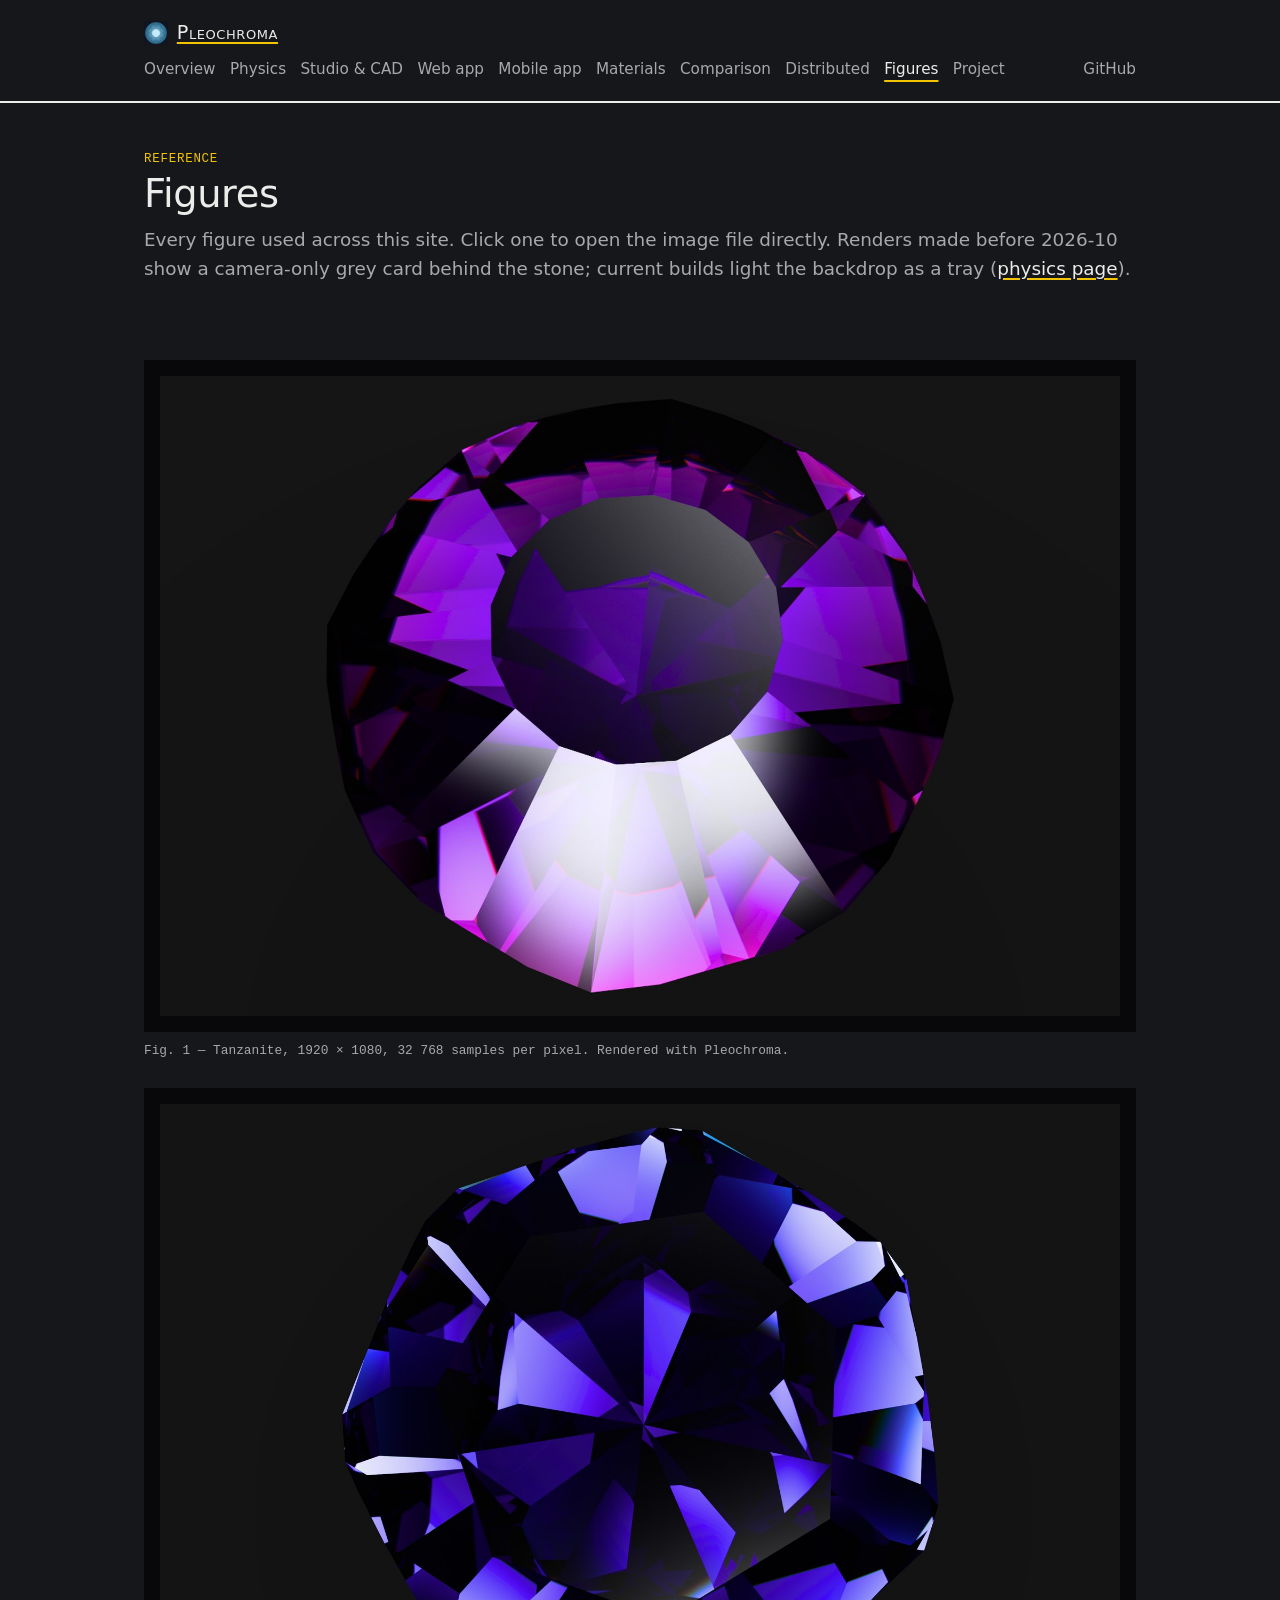
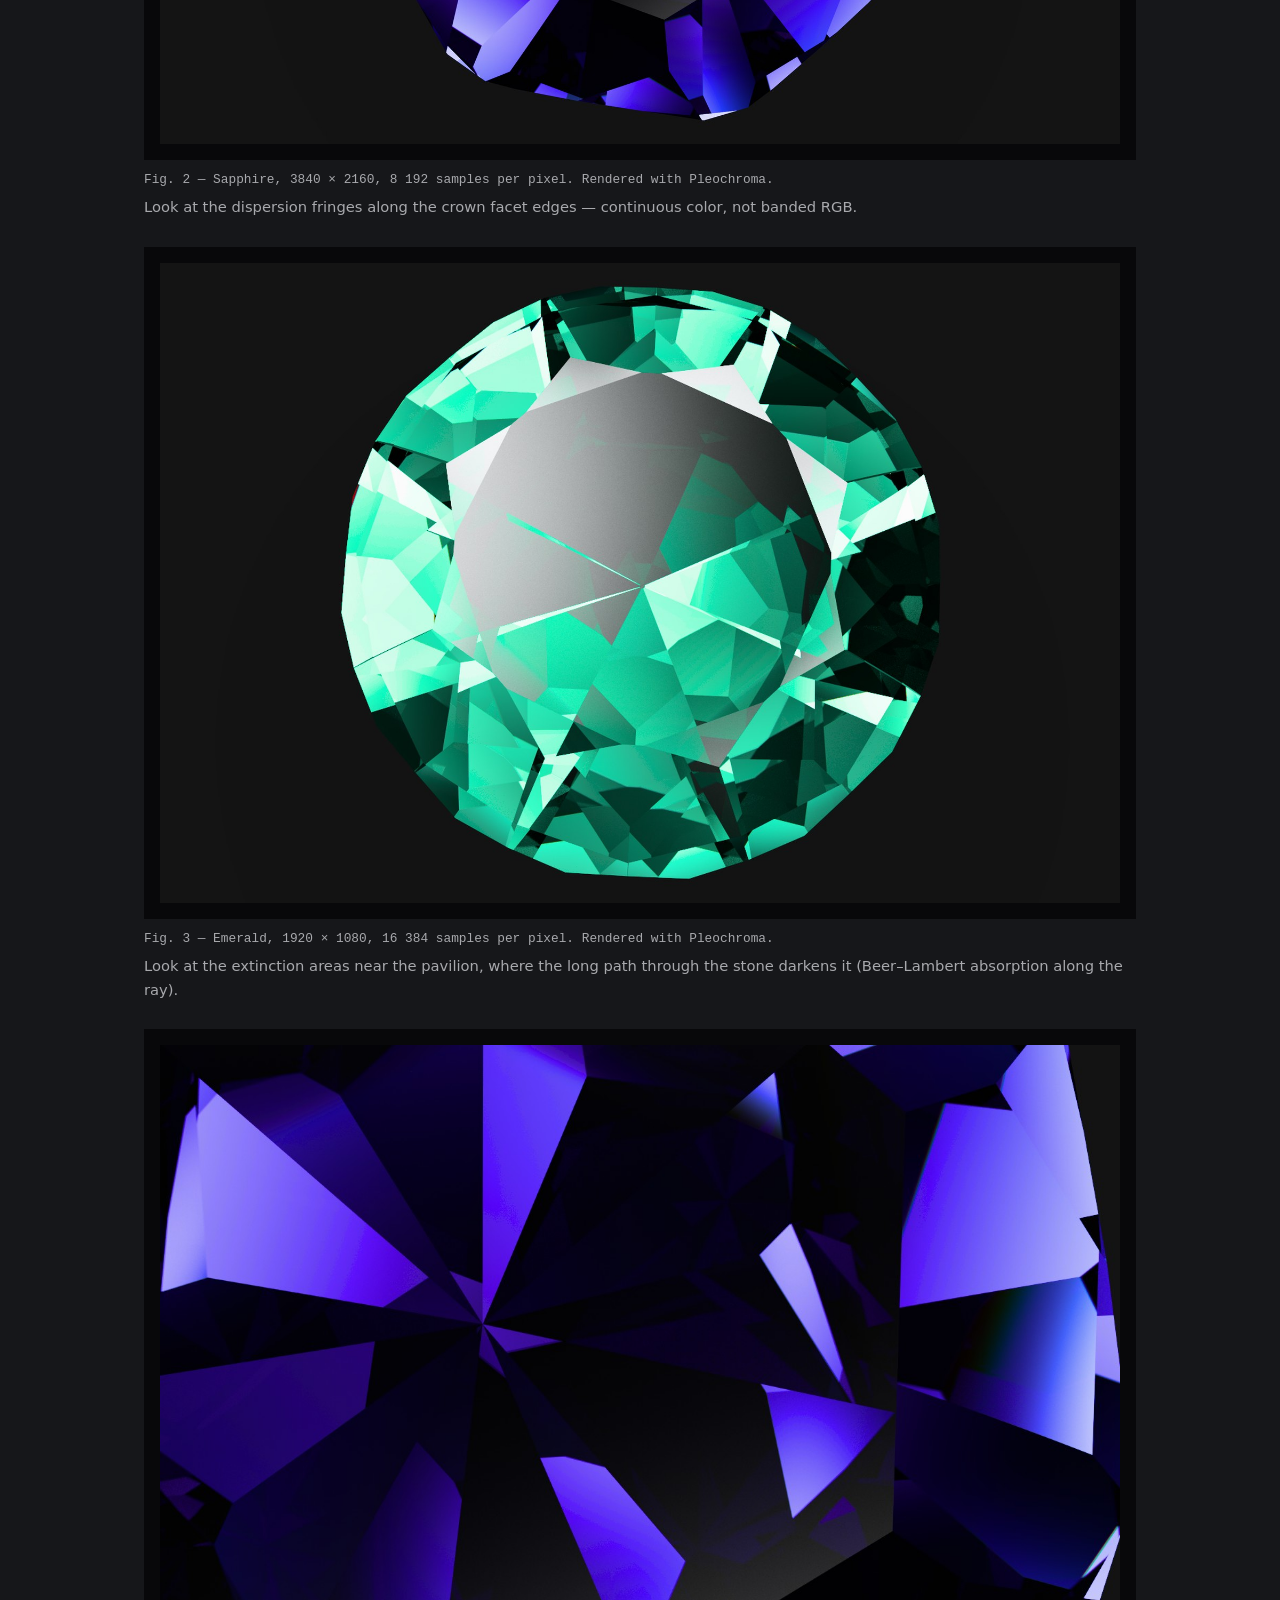
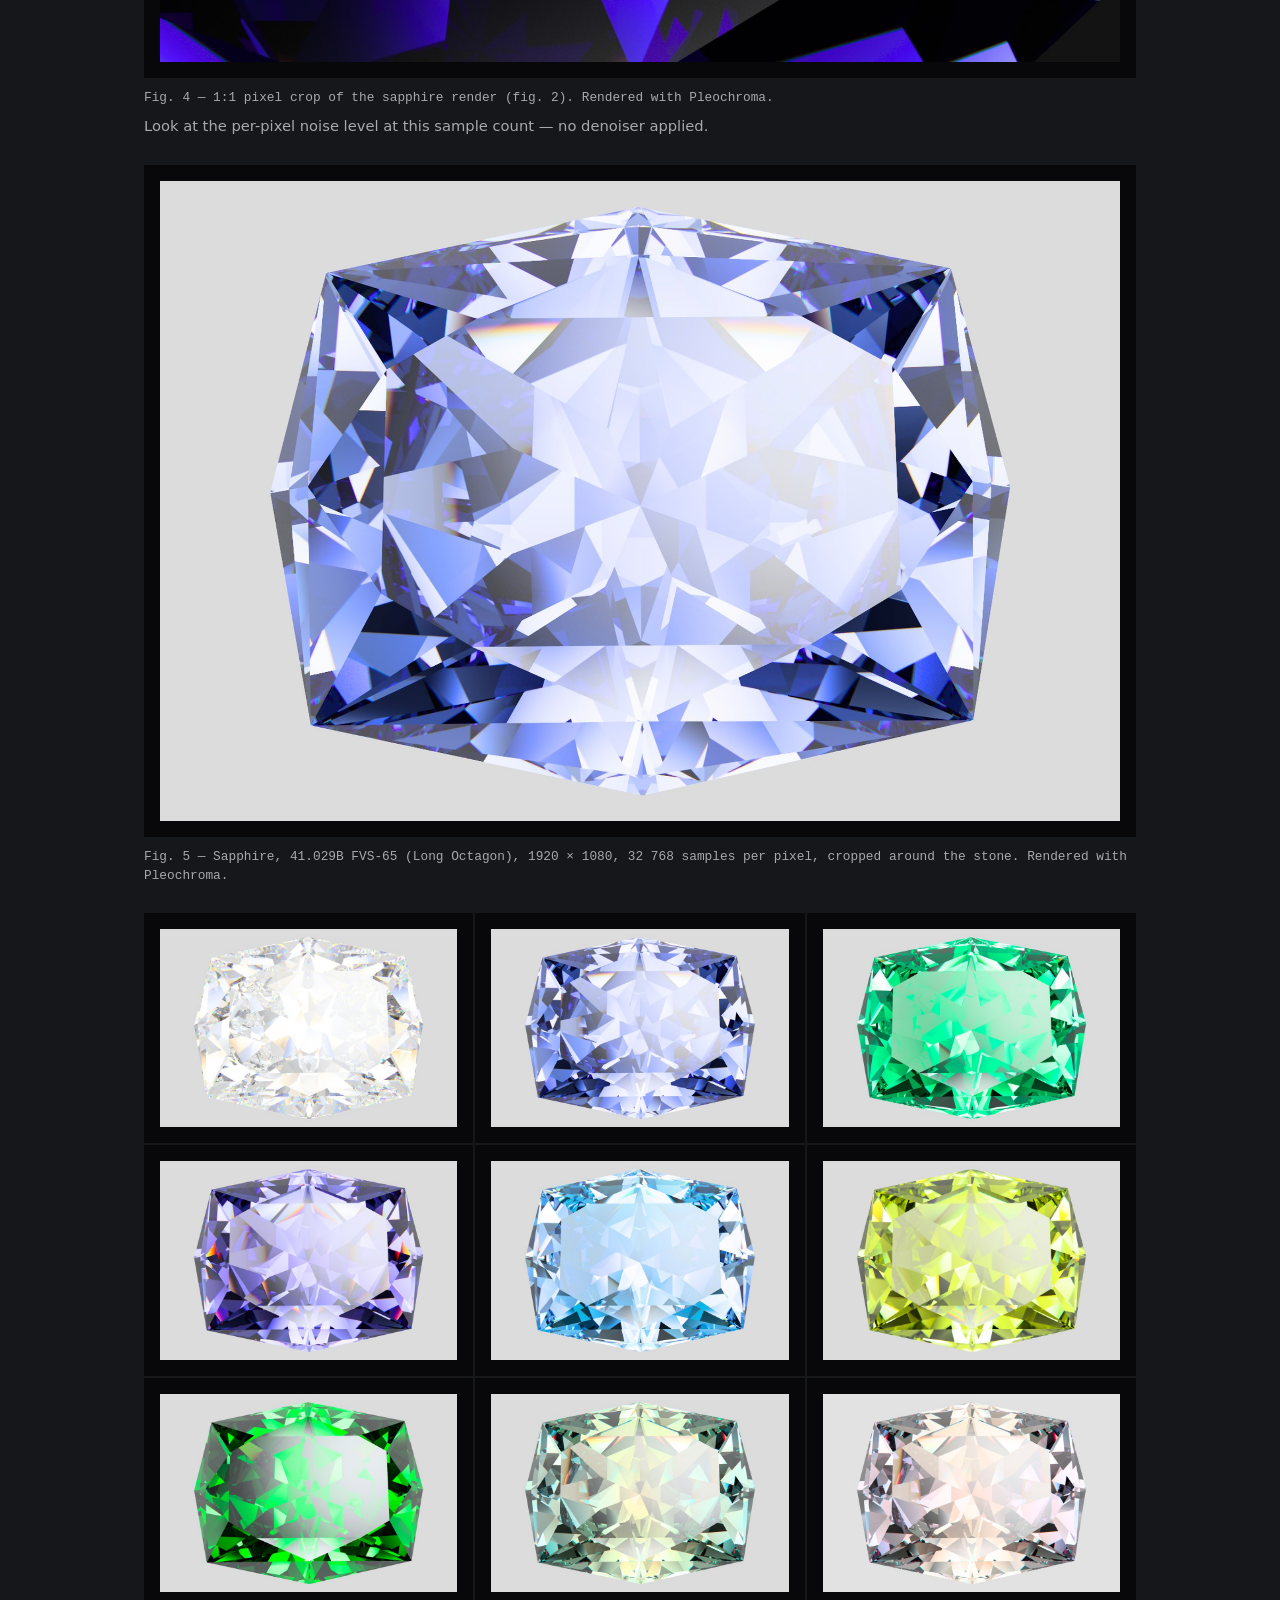
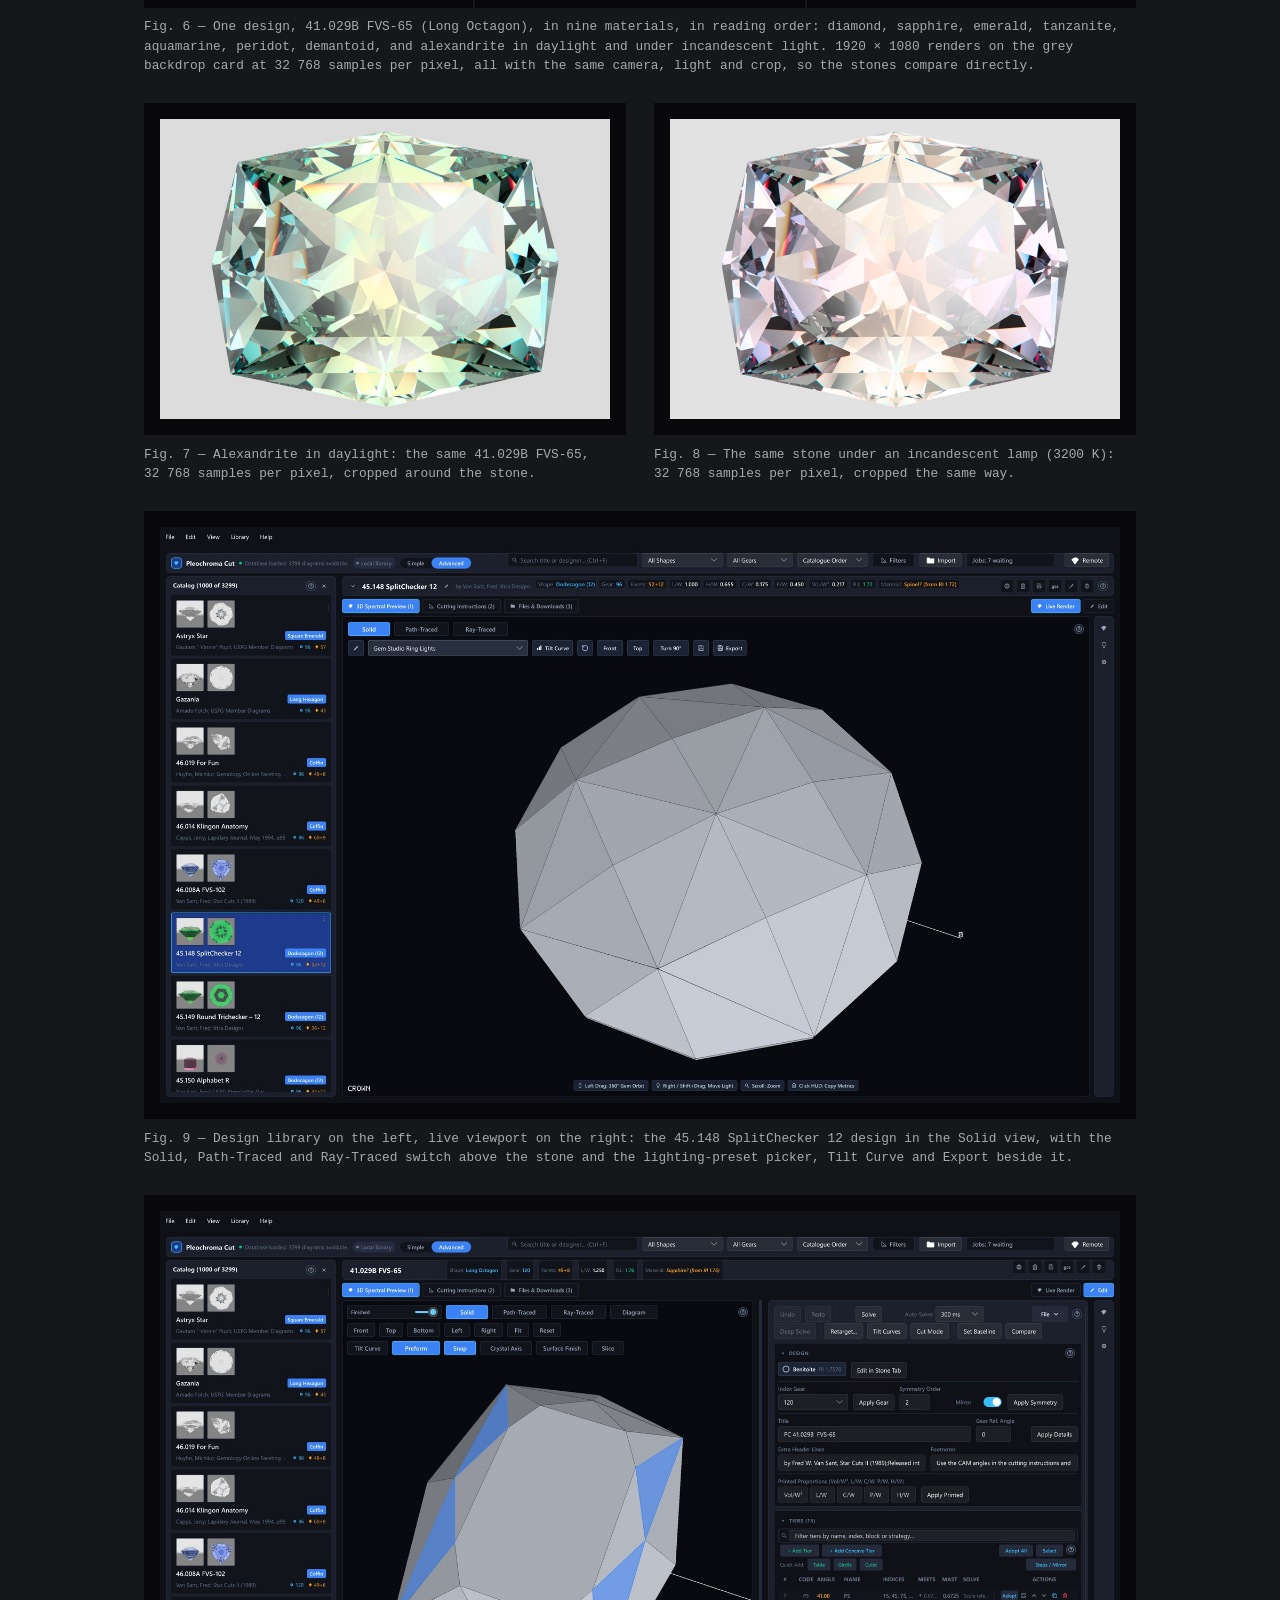
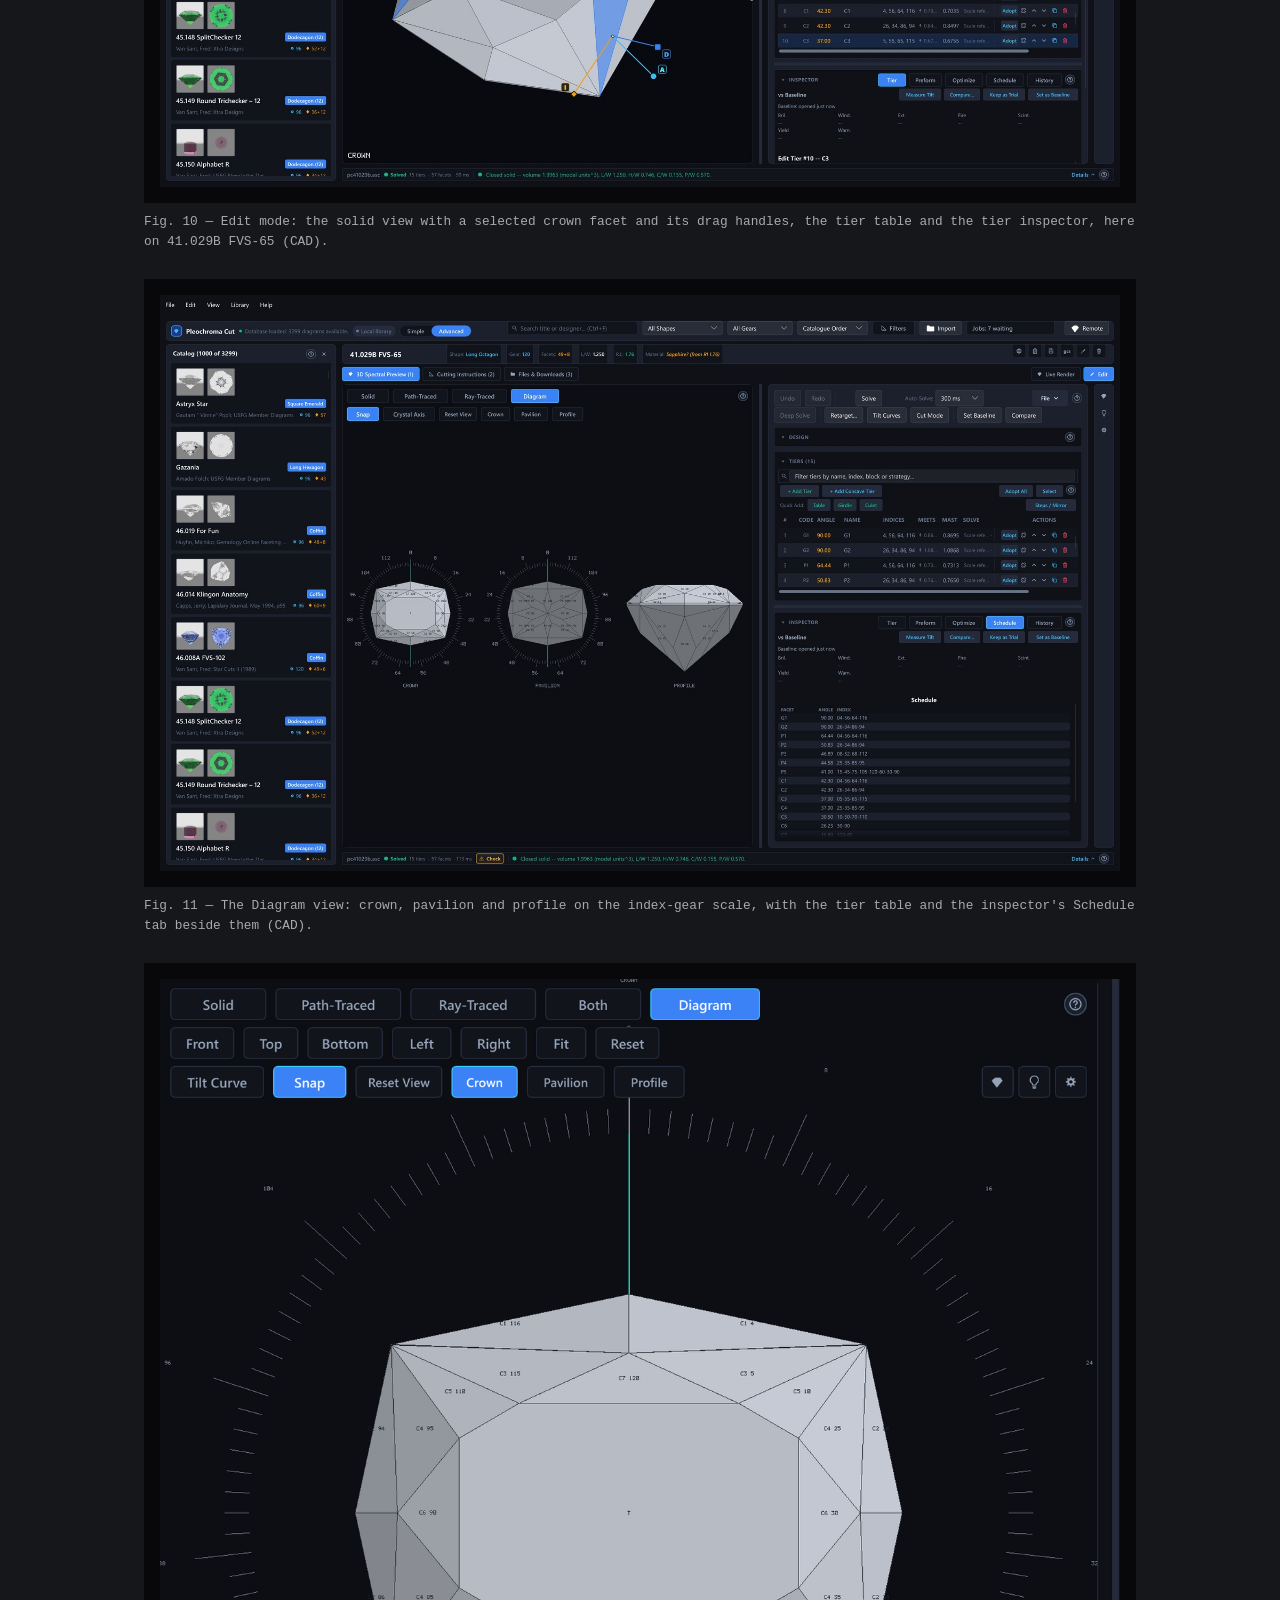
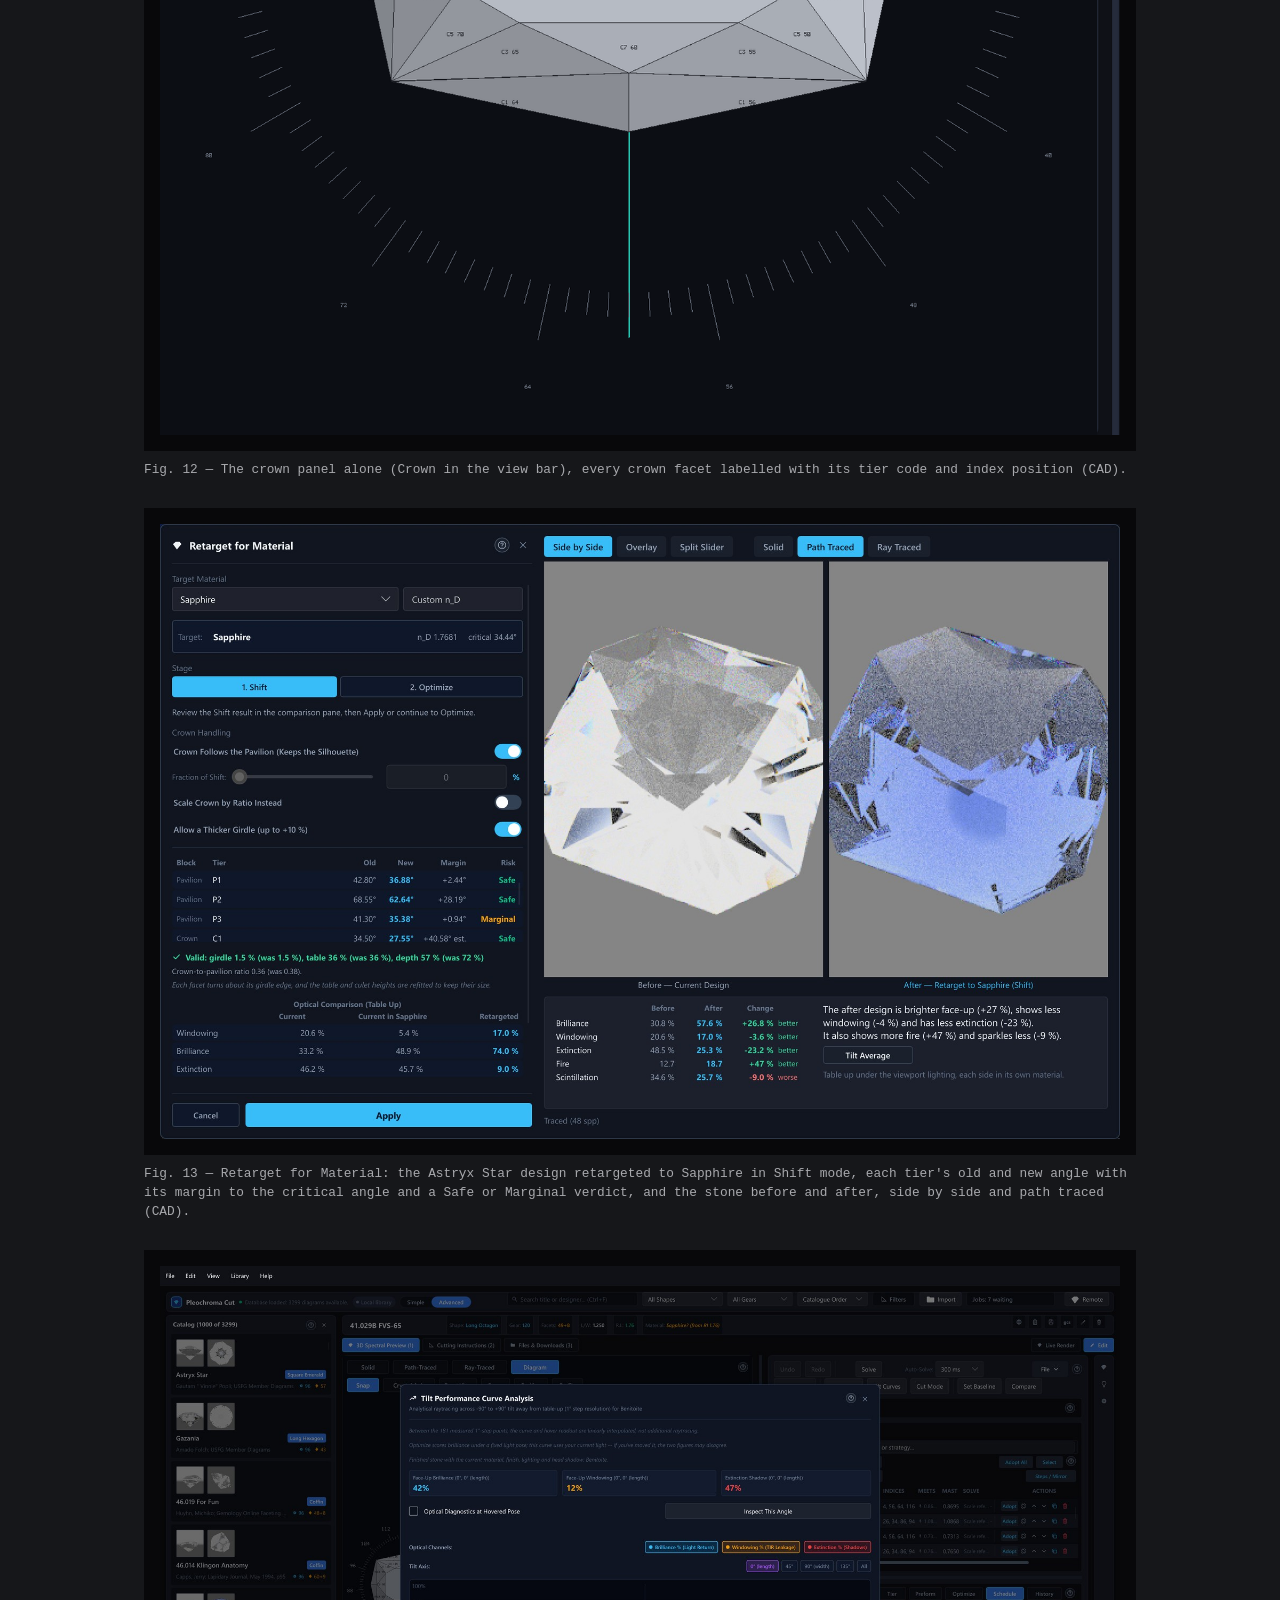
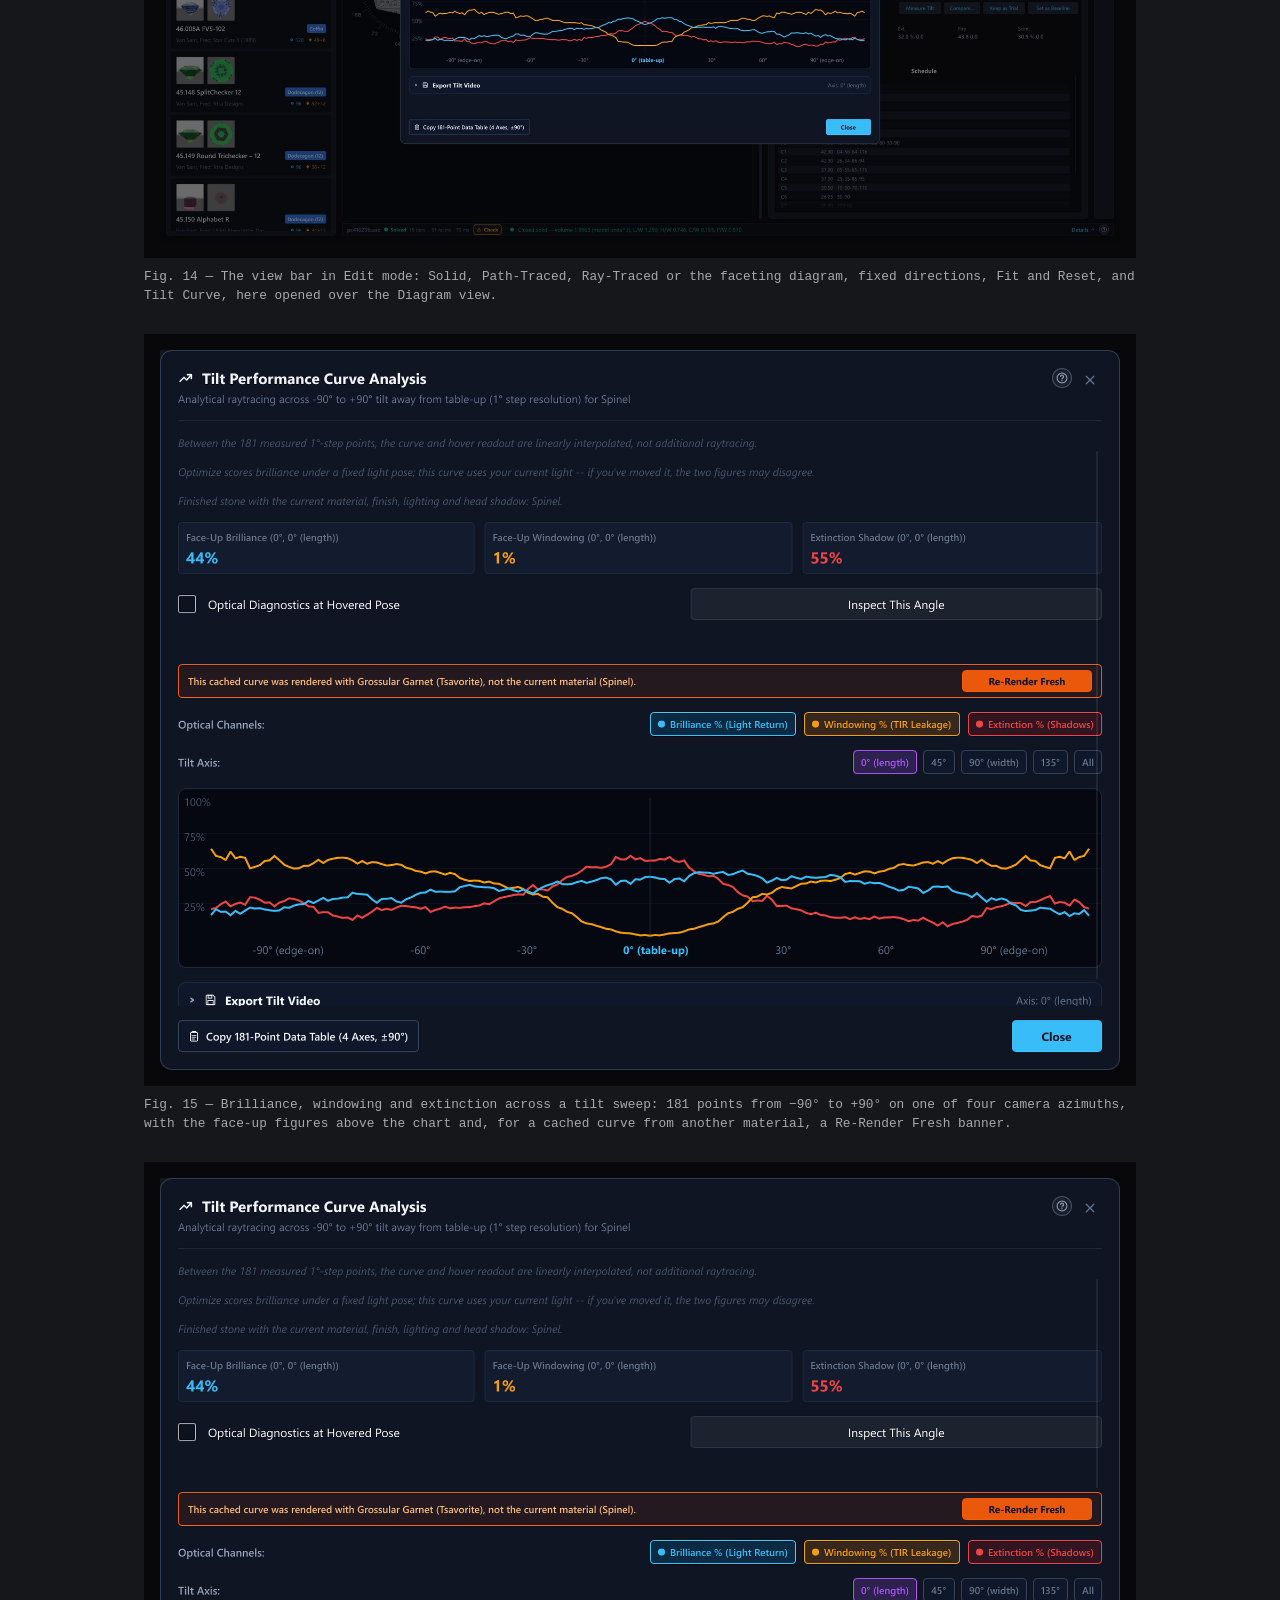
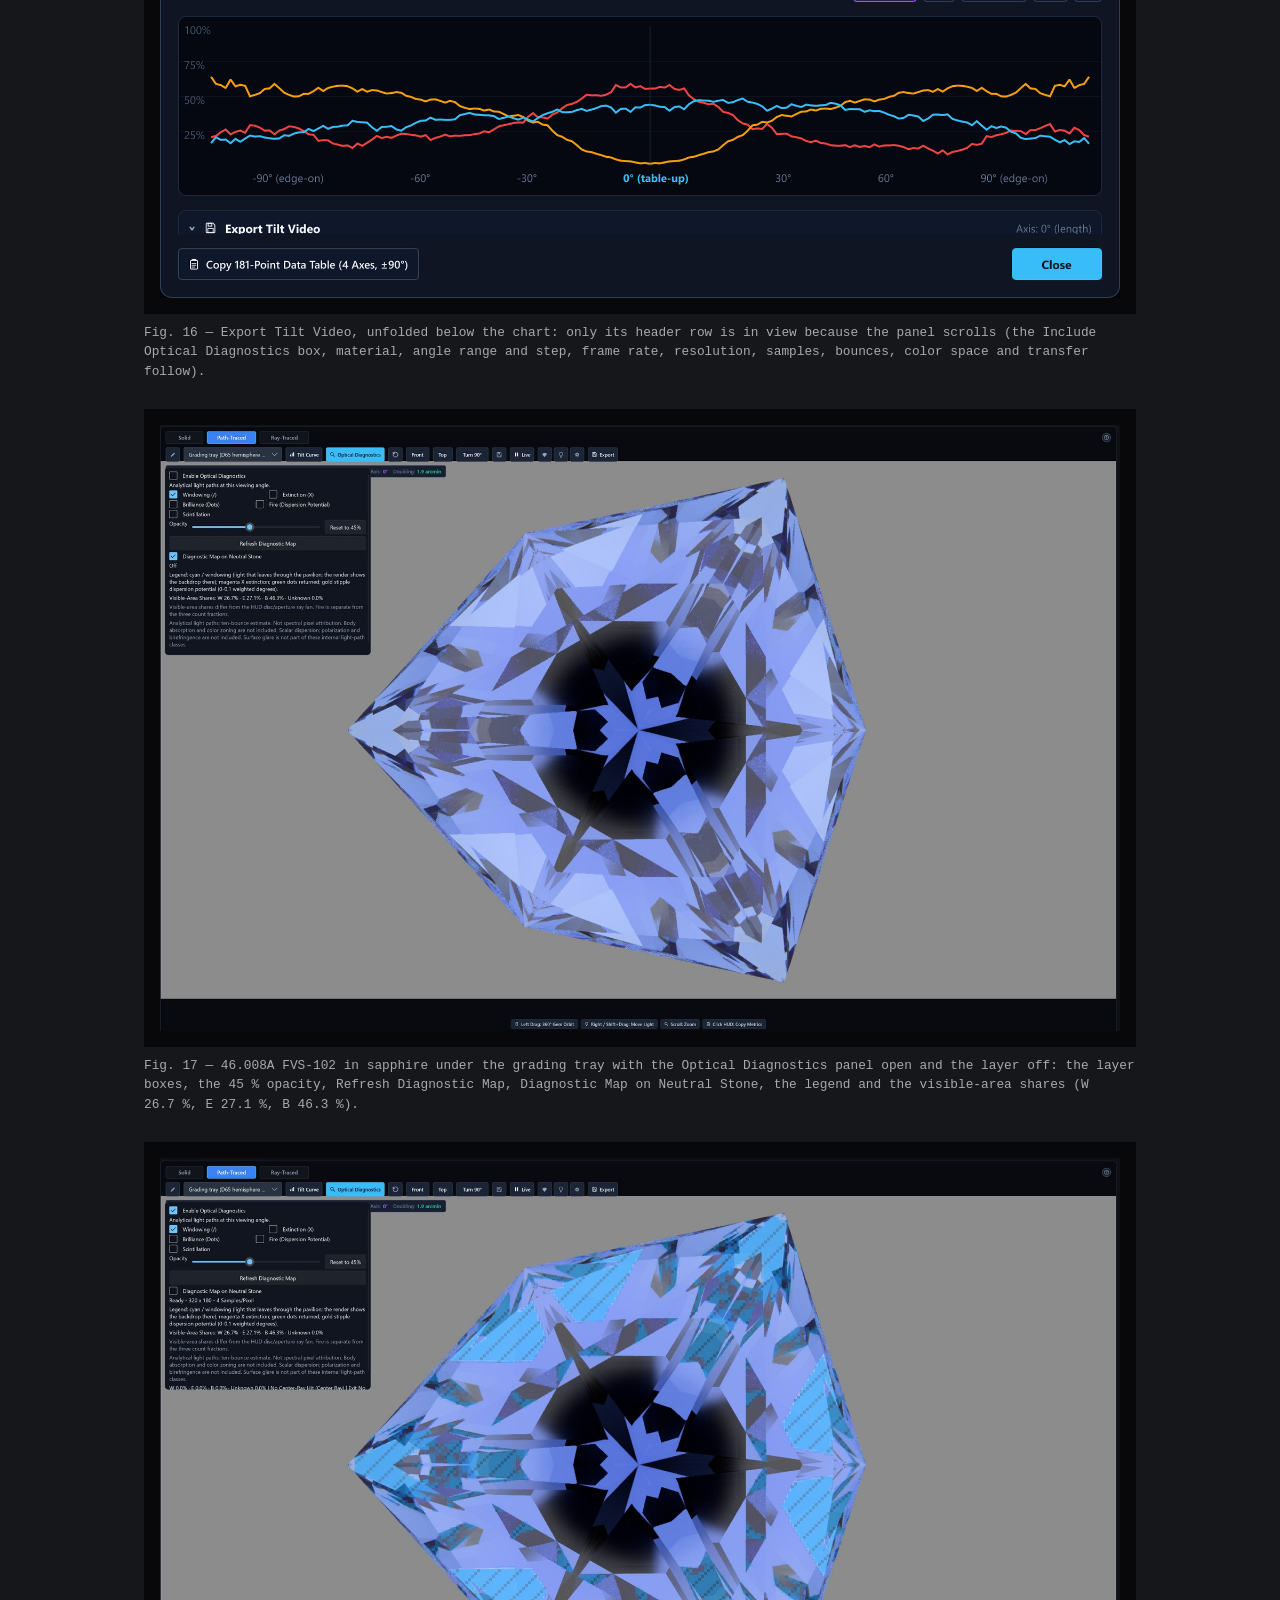
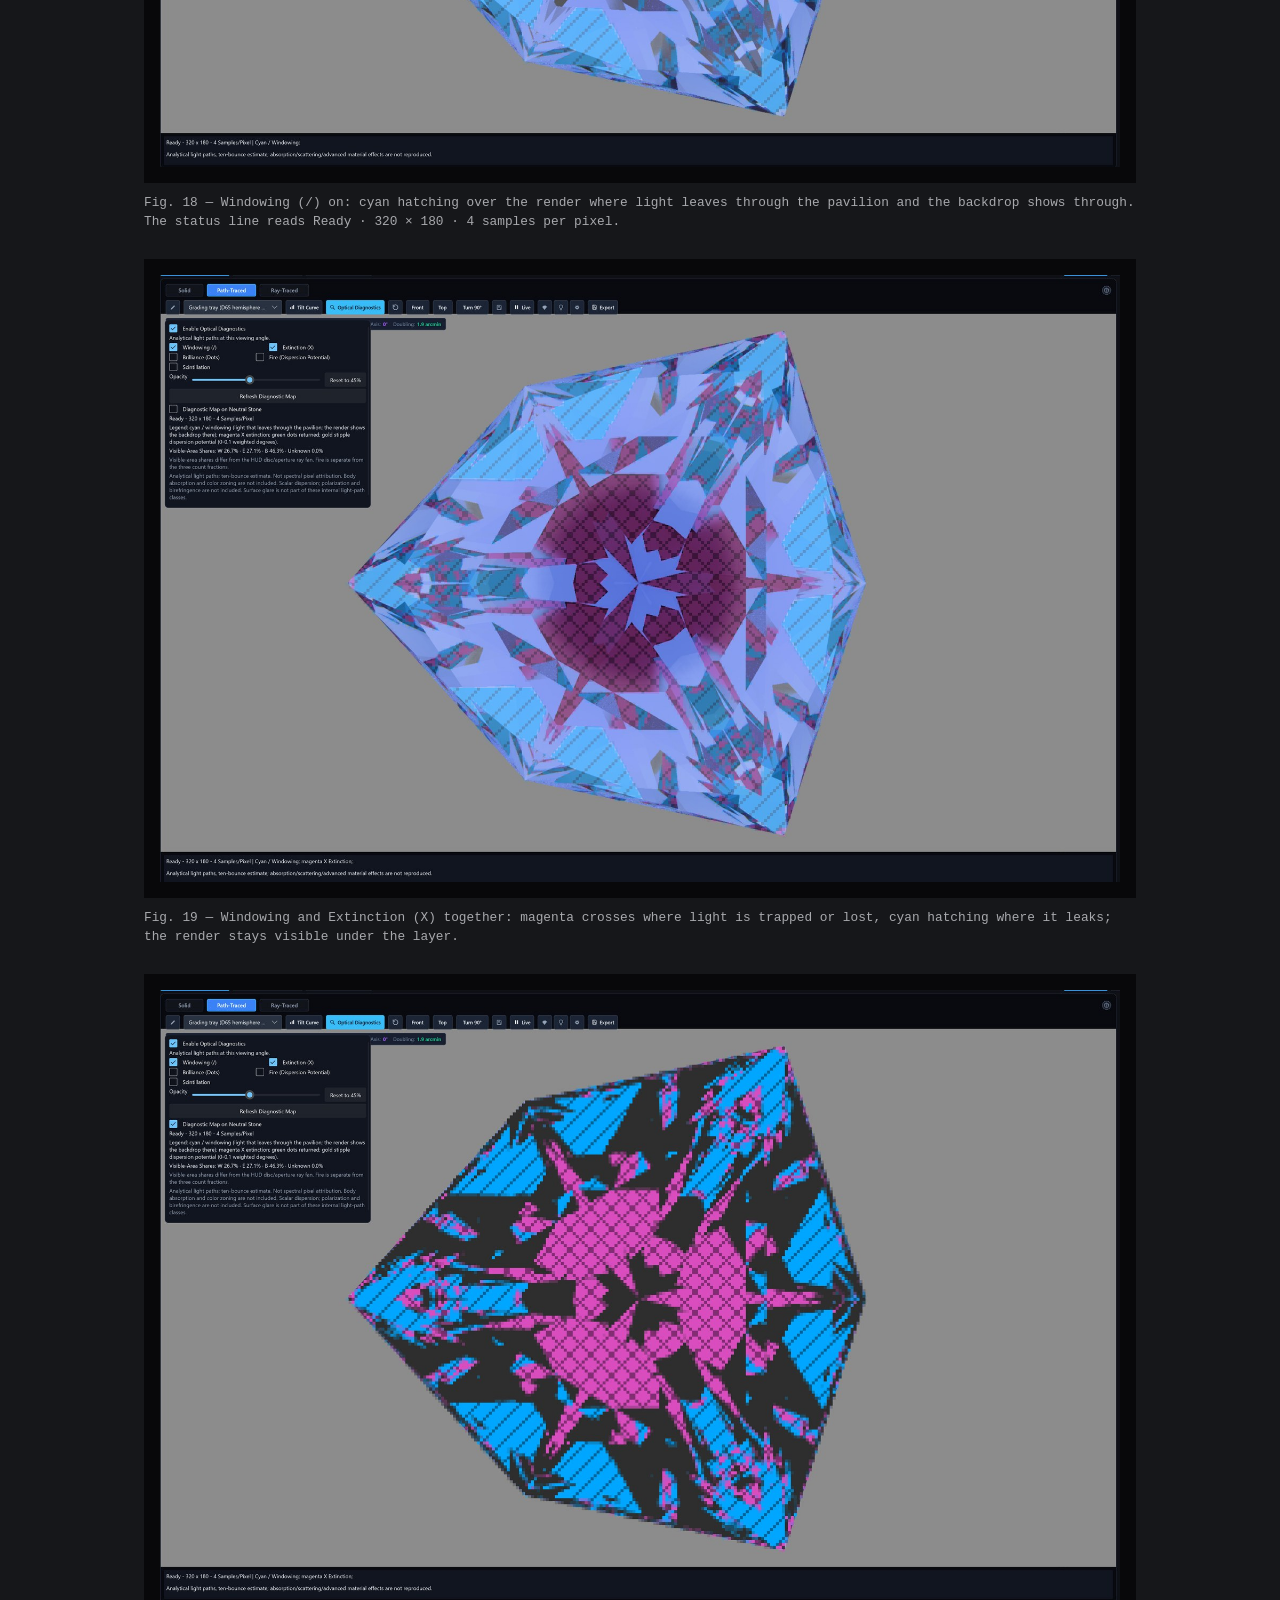
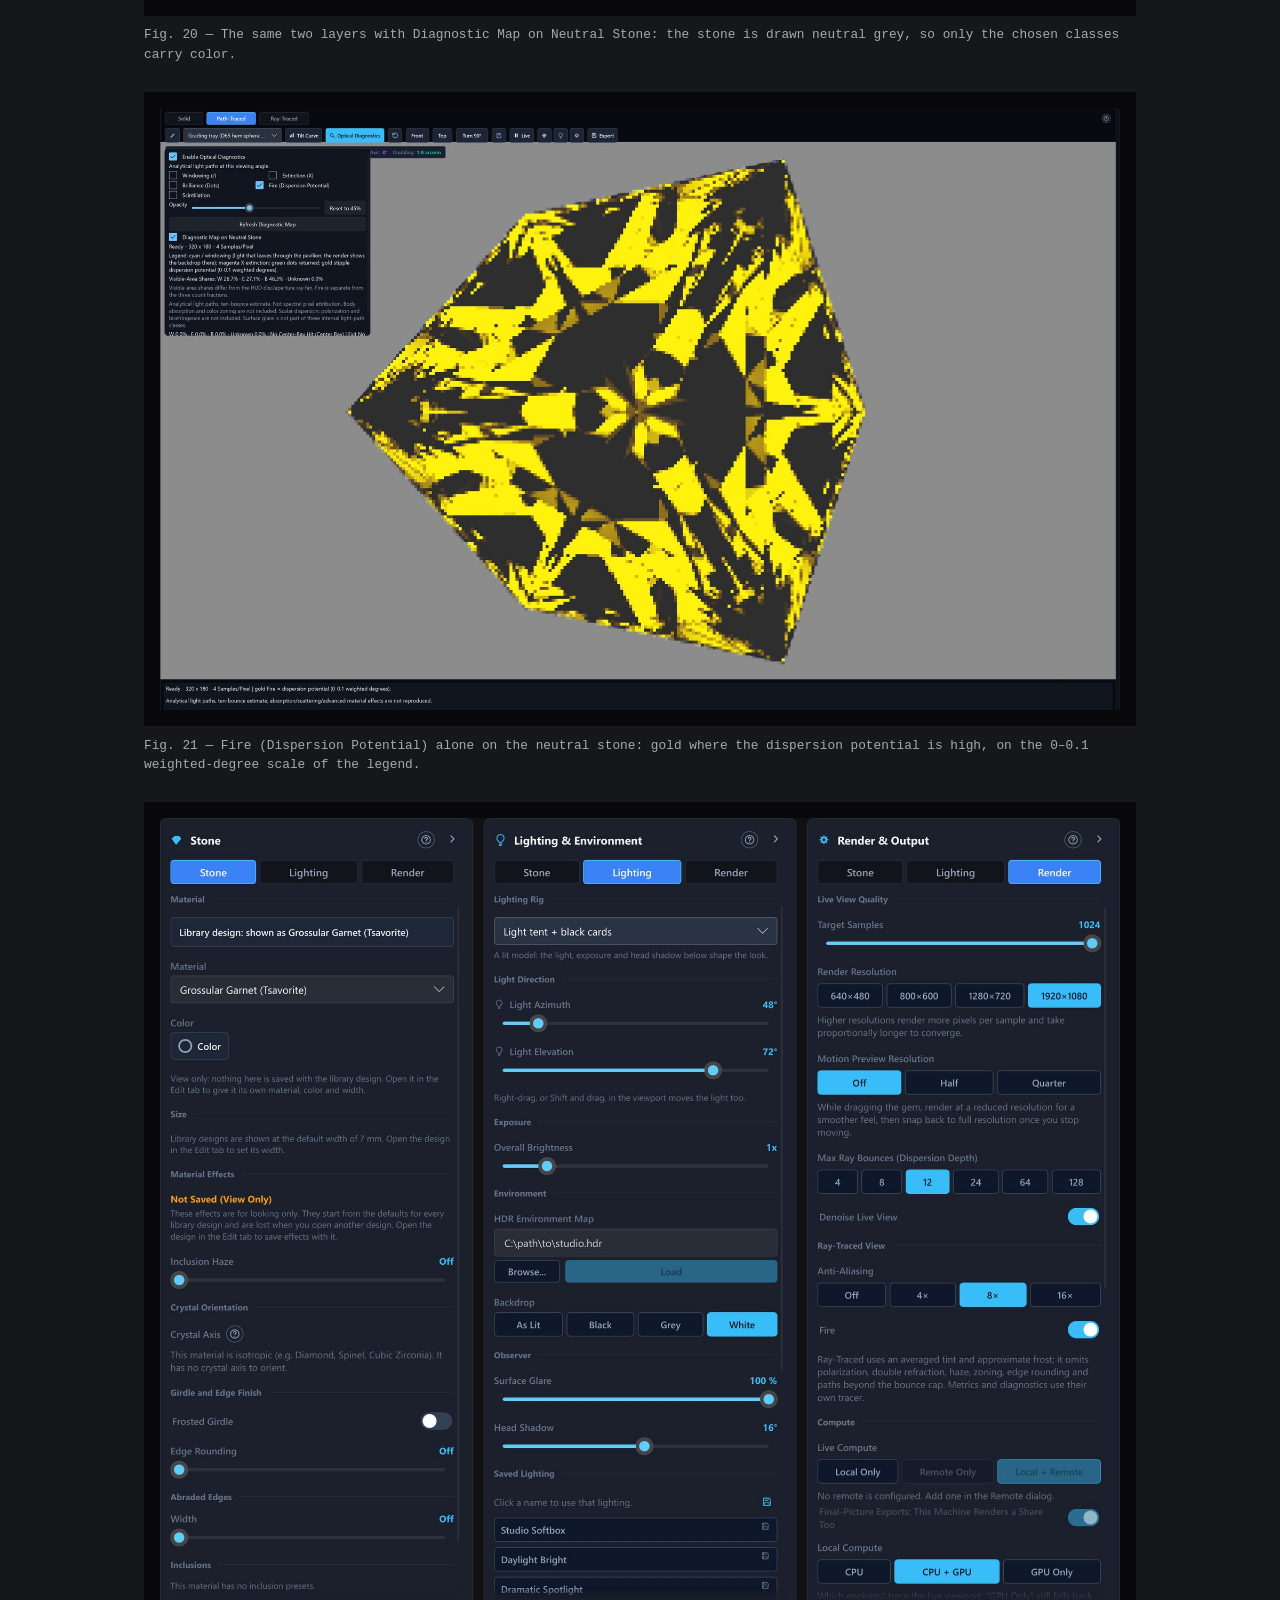
<file: gallery.html>
<!DOCTYPE html>
<html lang="en">
<head>
<meta charset="UTF-8">
<meta name="viewport" content="width=device-width, initial-scale=1.0">
<title>Figures and renders — Pleochroma</title>
<meta name="description" content="Every figure on the Pleochroma site: spectral gemstone renders, studio and faceting CAD screenshots, the web and mobile apps, and the distributed rendering diagram.">
<!-- seo:start -->
<link rel="canonical" href="https://pleochroma.com/gallery.html">
<meta name="theme-color" content="#16171a">
<meta property="og:type" content="website">
<meta property="og:site_name" content="Pleochroma">
<meta property="og:title" content="Figures and renders — Pleochroma">
<meta property="og:description" content="Every figure on the Pleochroma site: spectral gemstone renders, studio and faceting CAD screenshots, the web and mobile apps, and the distributed rendering diagram.">
<meta property="og:url" content="https://pleochroma.com/gallery.html">
<meta property="og:image" content="https://pleochroma.com/assets/images/fig_fvs_hero.jpg">
<meta property="og:image:width" content="1800">
<meta property="og:image:height" content="1200">
<meta property="og:image:alt" content="A long octagon sapphire rendered by Pleochroma&#x27;s spectral path tracer">
<meta name="twitter:card" content="summary_large_image">
<!-- seo:end -->
<link rel="icon" type="image/png" href="assets/images/icon.png">
<link rel="stylesheet" href="assets/css/style.css">
</head>
<body>

<header class="masthead">
  <div class="container">
    <a href="index.html" class="brand"><img src="assets/images/icon.png" width="24" height="24" alt="">Pleochroma</a>
    <nav>
      <a href="index.html">Overview</a>
      <a href="physics.html">Physics</a>
      <a href="editor.html">Studio &amp; CAD</a>
      <a href="web.html">Web app</a>
      <a href="mobile.html">Mobile app</a>
      <a href="materials.html">Materials</a>
      <a href="comparison.html">Comparison</a>
      <a href="distributed.html">Distributed</a>
      <a href="gallery.html" aria-current="page">Figures</a>
      <a href="project.html">Project</a>
    </nav>
    <a href="https://github.com/suitable-name/pleochroma" class="gh-link">GitHub</a>
  </div>
</header>

<main class="container">
  <div class="page-head">
    <span class="tag">Reference</span>
    <h1>Figures</h1>
    <p class="subtitle">Every figure used across this site. Click one to open the image file directly. Renders made before 2026-10 show a camera-only grey card behind the stone; current builds light the backdrop as a tray (<a href="physics.html#environment">physics page</a>).</p>
  </div>

  <figure class="fig">
    <a href="assets/images/fig_render_tanzanite.jpg">
      <img src="assets/images/fig_render_tanzanite.jpg" width="1800" height="1200" alt="Rendered tanzanite gemstone">
    </a>
    <figcaption>Fig. 1 — Tanzanite, 1920 × 1080, 32 768 samples per pixel. Rendered with Pleochroma.</figcaption>
  </figure>

  <figure class="fig">
    <a href="assets/images/fig_render_sapphire.jpg">
      <img src="assets/images/fig_render_sapphire.jpg" width="1800" height="1200" alt="Rendered sapphire gemstone" loading="lazy">
    </a>
    <figcaption>Fig. 2 — Sapphire, 3840 × 2160, 8 192 samples per pixel. Rendered with Pleochroma.</figcaption>
    <p class="fig-note">Look at the dispersion fringes along the crown facet edges &mdash; continuous color, not banded RGB.</p>
  </figure>

  <figure class="fig">
    <a href="assets/images/fig_render_emerald.jpg">
      <img src="assets/images/fig_render_emerald.jpg" width="1800" height="1200" alt="Rendered emerald gemstone" loading="lazy">
    </a>
    <figcaption>Fig. 3 — Emerald, 1920 × 1080, 16 384 samples per pixel. Rendered with Pleochroma.</figcaption>
    <p class="fig-note">Look at the extinction areas near the pavilion, where the long path through the stone darkens it (Beer&ndash;Lambert absorption along the ray).</p>
  </figure>

  <figure class="fig">
    <a href="assets/images/fig_render_detail.jpg">
      <img src="assets/images/fig_render_detail.jpg" width="1400" height="900" alt="1:1 pixel crop of the sapphire render" loading="lazy">
    </a>
    <figcaption>Fig. 4 — 1:1 pixel crop of the sapphire render (fig. 2). Rendered with Pleochroma.</figcaption>
    <p class="fig-note">Look at the per-pixel noise level at this sample count &mdash; no denoiser applied.</p>
  </figure>

  <figure class="fig">
    <a href="assets/images/fig_fvs_hero.jpg">
      <img src="assets/images/fig_fvs_hero.jpg" width="1800" height="1200" alt="41.029B FVS-65 (Long Octagon) rendered as sapphire on the grey backdrop card" loading="lazy">
    </a>
    <figcaption>Fig. 5 — Sapphire, 41.029B FVS-65 (Long Octagon), 1920 × 1080, 32 768 samples per pixel, cropped around the stone. Rendered with Pleochroma.</figcaption>
  </figure>

  <figure class="fig">
    <div class="fig-grid-auto" style="grid-template-columns: repeat(auto-fit, minmax(260px, 1fr))">
      <a href="assets/images/fig_fvs_diamond.jpg"><img src="assets/images/fig_fvs_diamond.jpg" width="900" height="600" alt="41.029B FVS-65 (Long Octagon) rendered as diamond" loading="lazy"></a>
      <a href="assets/images/fig_fvs_sapphire.jpg"><img src="assets/images/fig_fvs_sapphire.jpg" width="900" height="600" alt="The same design rendered as sapphire" loading="lazy"></a>
      <a href="assets/images/fig_fvs_emerald.jpg"><img src="assets/images/fig_fvs_emerald.jpg" width="900" height="600" alt="The same design rendered as emerald" loading="lazy"></a>
      <a href="assets/images/fig_fvs_tanzanite.jpg"><img src="assets/images/fig_fvs_tanzanite.jpg" width="900" height="600" alt="The same design rendered as tanzanite" loading="lazy"></a>
      <a href="assets/images/fig_fvs_aquamarine.jpg"><img src="assets/images/fig_fvs_aquamarine.jpg" width="900" height="600" alt="The same design rendered as aquamarine" loading="lazy"></a>
      <a href="assets/images/fig_fvs_peridot.jpg"><img src="assets/images/fig_fvs_peridot.jpg" width="900" height="600" alt="The same design rendered as peridot" loading="lazy"></a>
      <a href="assets/images/fig_fvs_demantoid.jpg"><img src="assets/images/fig_fvs_demantoid.jpg" width="900" height="600" alt="The same design rendered as demantoid" loading="lazy"></a>
      <a href="assets/images/fig_fvs_alexandrite_day.jpg"><img src="assets/images/fig_fvs_alexandrite_day.jpg" width="900" height="600" alt="The same design rendered as alexandrite in daylight" loading="lazy"></a>
      <a href="assets/images/fig_fvs_alexandrite_warm.jpg"><img src="assets/images/fig_fvs_alexandrite_warm.jpg" width="900" height="600" alt="The same design rendered as alexandrite under incandescent light" loading="lazy"></a>
    </div>
    <figcaption>Fig. 6 &mdash; One design, 41.029B FVS-65 (Long Octagon), in nine materials, in reading order: diamond, sapphire, emerald, tanzanite, aquamarine, peridot, demantoid, and alexandrite in daylight and under incandescent light. 1920 &times; 1080 renders on the grey backdrop card at 32&nbsp;768 samples per pixel, all with the same camera, light and crop, so the stones compare directly.</figcaption>
  </figure>

  <div class="fig-grid">
    <figure class="fig">
      <a href="assets/images/fig_fvs_alexandrite_day.jpg">
        <img src="assets/images/fig_fvs_alexandrite_day.jpg" width="900" height="600" alt="Alexandrite rendered in daylight: the faceted stone reads green-yellow" loading="lazy">
      </a>
      <figcaption>Fig. 7 &mdash; Alexandrite in daylight: the same 41.029B FVS-65, 32&nbsp;768 samples per pixel, cropped around the stone.</figcaption>
    </figure>
    <figure class="fig">
      <a href="assets/images/fig_fvs_alexandrite_warm.jpg">
        <img src="assets/images/fig_fvs_alexandrite_warm.jpg" width="900" height="600" alt="The same alexandrite rendered under incandescent light: the stone reads pinkish" loading="lazy">
      </a>
      <figcaption>Fig. 8 &mdash; The same stone under an incandescent lamp (3200 K): 32&nbsp;768 samples per pixel, cropped the same way.</figcaption>
    </figure>
  </div>

  <figure class="fig">
    <a href="assets/images/fig_studio_main.jpg">
      <img src="assets/images/fig_studio_main.jpg" width="1800" height="1080" alt="Studio main window: design library on the left, the Solid view of the stone on the right with the Solid, Path-Traced and Ray-Traced switch above it" loading="lazy">
    </a>
    <figcaption>Fig. 9 — Design library on the left, live viewport on the right: the 45.148 SplitChecker 12 design in the Solid view, with the Solid, Path-Traced and Ray-Traced switch above the stone and the lighting-preset picker, Tilt Curve and Export beside it.</figcaption>
  </figure>

  <figure class="fig">
    <a href="assets/images/fig_cad_edit.jpg">
      <img src="assets/images/fig_cad_edit.jpg" width="1800" height="1080" alt="Edit mode: solid view with a selected facet, tier table and tier inspector" loading="lazy">
    </a>
    <figcaption>Fig. 10 — Edit mode: the solid view with a selected crown facet and its drag handles, the tier table and the tier inspector, here on 41.029B FVS-65 (CAD).</figcaption>
  </figure>

  <figure class="fig">
    <a href="assets/images/fig_cad_diagram.jpg">
      <img src="assets/images/fig_cad_diagram.jpg" width="1800" height="1080" alt="Diagram view: crown, pavilion and profile panels beside the tier table" loading="lazy">
    </a>
    <figcaption>Fig. 11 — The Diagram view: crown, pavilion and profile on the index-gear scale, with the tier table and the inspector's Schedule tab beside them (CAD).</figcaption>
  </figure>

  <figure class="fig">
    <a href="assets/images/fig_diagram_crown.png">
      <img src="assets/images/fig_diagram_crown.png" width="1400" height="1540" alt="Crown panel of the faceting diagram with facet labels" loading="lazy">
    </a>
    <figcaption>Fig. 12 — The crown panel alone (Crown in the view bar), every crown facet labelled with its tier code and index position (CAD).</figcaption>
  </figure>

  <figure class="fig">
    <a href="assets/images/fig_retarget.jpg">
      <img src="assets/images/fig_retarget.jpg" width="1800" height="1153" alt="Retarget for Material dialog" loading="lazy">
    </a>
    <figcaption>Fig. 13 — Retarget for Material: the Astryx Star design retargeted to Sapphire in Shift mode, each tier's old and new angle with its margin to the critical angle and a Safe or Marginal verdict, and the stone before and after, side by side and path traced (CAD).</figcaption>
  </figure>

  <figure class="fig">
    <a href="assets/images/fig_tilt_in_editor.jpg">
      <img src="assets/images/fig_tilt_in_editor.jpg" width="1800" height="1080" alt="The editor's view bar with the tilt dialog open over the Diagram view" loading="lazy">
    </a>
    <figcaption>Fig. 14 — The view bar in Edit mode: Solid, Path-Traced, Ray-Traced or the faceting diagram, fixed directions, Fit and Reset, and Tilt Curve, here opened over the Diagram view.</figcaption>
  </figure>

  <figure class="fig">
    <a href="assets/images/fig_tilt_curve.png">
      <img src="assets/images/fig_tilt_curve.png" width="1800" height="1350" alt="Tilt Performance Curve Analysis dialog" loading="lazy">
    </a>
    <figcaption>Fig. 15 — Brilliance, windowing and extinction across a tilt sweep: 181 points from −90° to +90° on one of four camera azimuths, with the face-up figures above the chart and, for a cached curve from another material, a Re-Render Fresh banner.</figcaption>
  </figure>

  <figure class="fig">
    <a href="assets/images/fig_tilt_video_export.png">
      <img src="assets/images/fig_tilt_video_export.png" width="1800" height="1350" alt="Export Tilt Video panel of the tilt dialog" loading="lazy">
    </a>
    <figcaption>Fig. 16 — Export Tilt Video, unfolded below the chart: only its header row is in view because the panel scrolls (the Include Optical Diagnostics box, material, angle range and step, frame rate, resolution, samples, bounces, color space and transfer follow).</figcaption>
  </figure>

  <figure class="fig">
    <a href="assets/images/fig_optical_off.jpg">
      <img src="assets/images/fig_optical_off.jpg" width="1800" height="1136" alt="Live Render with the Optical Diagnostics panel open and the layer off" loading="lazy">
    </a>
    <figcaption>Fig. 17 &mdash; 46.008A FVS-102 in sapphire under the grading tray with the Optical Diagnostics panel open and the layer off: the layer boxes, the 45&nbsp;% opacity, Refresh Diagnostic Map, Diagnostic Map on Neutral Stone, the legend and the visible-area shares (W 26.7&nbsp;%, E 27.1&nbsp;%, B 46.3&nbsp;%).</figcaption>
  </figure>

  <figure class="fig">
    <a href="assets/images/fig_optical_windowing.jpg">
      <img src="assets/images/fig_optical_windowing.jpg" width="1800" height="1143" alt="Optical Diagnostics with Windowing on: cyan hatching over the render" loading="lazy">
    </a>
    <figcaption>Fig. 18 &mdash; Windowing (/) on: cyan hatching over the render where light leaves through the pavilion and the backdrop shows through. The status line reads Ready &middot; 320 &times; 180 &middot; 4 samples per pixel.</figcaption>
  </figure>

  <figure class="fig">
    <a href="assets/images/fig_optical_windowing_extinction.jpg">
      <img src="assets/images/fig_optical_windowing_extinction.jpg" width="1800" height="1138" alt="Optical Diagnostics with Windowing and Extinction: cyan hatching and magenta crosses over the render" loading="lazy">
    </a>
    <figcaption>Fig. 19 &mdash; Windowing and Extinction (X) together: magenta crosses where light is trapped or lost, cyan hatching where it leaks; the render stays visible under the layer.</figcaption>
  </figure>

  <figure class="fig">
    <a href="assets/images/fig_optical_neutral.jpg">
      <img src="assets/images/fig_optical_neutral.jpg" width="1800" height="1143" alt="Windowing and Extinction on a neutral grey stone" loading="lazy">
    </a>
    <figcaption>Fig. 20 &mdash; The same two layers with Diagnostic Map on Neutral Stone: the stone is drawn neutral grey, so only the chosen classes carry color.</figcaption>
  </figure>

  <figure class="fig">
    <a href="assets/images/fig_optical_fire.jpg">
      <img src="assets/images/fig_optical_fire.jpg" width="1800" height="1130" alt="Fire (Dispersion Potential) alone on the neutral stone, in gold" loading="lazy">
    </a>
    <figcaption>Fig. 21 &mdash; Fire (Dispersion Potential) alone on the neutral stone: gold where the dispersion potential is high, on the 0&ndash;0.1 weighted-degree scale of the legend.</figcaption>
  </figure>

  <figure class="fig">
    <a href="assets/images/fig_settings.jpg">
      <img src="assets/images/fig_settings.jpg" width="1800" height="1568" alt="The Stone, Lighting and Render and Output settings panels side by side, with the four Backdrop choices and the Ray-Traced View settings" loading="lazy">
    </a>
    <figcaption>Fig. 22 — Render and optics settings: the Stone, Lighting and Render &amp; Output panels side by side. The Stone panel shows a library design&#x27;s material and view-only effects; the Lighting panel has the lighting rig, light direction, exposure, HDR map, a four-way Backdrop choice (As Lit, Black, Grey, White), surface glare, head shadow and saved lighting; the Render panel has live quality, resolution, motion preview, bounces, denoise, the Ray-Traced View settings (Anti-Aliasing and Fire), live compute and output defaults.</figcaption>
  </figure>

  <figure class="fig">
    <a href="assets/images/fig_solid_view.png">
      <img src="assets/images/fig_solid_view.png" width="1800" height="1157" alt="Solid shading in the Live Render panel, with the Solid, Path-Traced and Ray-Traced switch" loading="lazy">
    </a>
    <figcaption>Fig. 23 — Solid shading in the Live Render panel: the stone drawn flat and untextured, here seen from above and zoomed in, beside the Solid, Path-Traced and Ray-Traced switch. In the Edit tab, click a facet to jump to its row in the schedule.</figcaption>
  </figure>

  <figure class="fig">
    <a href="assets/images/fig_cutting_schedule.png">
      <img src="assets/images/fig_cutting_schedule.png" width="1800" height="513" alt="Cutting instructions table" loading="lazy">
    </a>
    <figcaption>Fig. 24 — The cutting instructions: one row per step with facet, angle and index-gear positions, split into All Steps, Pavilion and Crown.</figcaption>
  </figure>

  <figure class="fig fig-portrait" style="--fig-max: 460px">
    <a href="assets/images/fig_export_dialog.png">
      <img src="assets/images/fig_export_dialog.png" width="840" height="1834" alt="Export High-Resolution Render dialog before an export, with the Renderer row" loading="lazy">
    </a>
    <figcaption>Fig. 25 — Export High-Resolution Render before an export: output folder and file name template, 4K, Rec.2020, Local Only (the remote choices are dimmed while the app checks for the remote), 12 bounces, the Renderer row (Path-Traced or Ray-Traced) and 1024 samples per pixel, with Add to Queue and Start Export.</figcaption>
  </figure>

  <figure class="fig">
    <a href="assets/images/fig_rough_planner.png">
      <img src="assets/images/fig_rough_planner.png" width="1800" height="1153" alt="Rough Planner window before planning: the list of edge cuts, the bare rough in the 3D view and the plan controls" loading="lazy">
    </a>
    <figcaption>Fig. 26 — The Rough Planner before planning: the list of edge cuts, the 3D view showing only the bare rough and the Results column still empty, and the Plan controls below, set to try the 321 designs of the current library filter (Rough planner).</figcaption>
  </figure>

  <figure class="fig">
    <a href="assets/images/fig_rough_planner_result.jpg">
      <img src="assets/images/fig_rough_planner_result.jpg" width="1800" height="1153" alt="Rough Planner result: 28 stones of two oval designs drawn inside the rough and the result card" loading="lazy">
    </a>
    <figcaption>Fig. 27 — A result with the library filtered to ovals: 10 layouts from 318 designs in 11.4 s; the selected layout, with at most two designs, 29.65 ct at 31.4 % yield, cuts 28 ovals of two designs drawn in their saw pieces, with each design's weight, size, ratios, volume, orientation, fill and optics in the card (Rough planner).</figcaption>
  </figure>

  <figure class="fig fig-portrait" style="--fig-max: 560px">
    <a href="assets/images/fig_new_design.png">
      <img src="assets/images/fig_new_design.png" width="1200" height="1488" alt="The New Design dialog" loading="lazy">
    </a>
    <figcaption>Fig. 28 &mdash; The New Design dialog: a gallery of shapes, round variants and teaching designs and a blank design, with the material, index gear and stone width (CAD).</figcaption>
  </figure>

  <figure class="fig fig-portrait" style="--fig-max: 560px">
    <a href="assets/images/fig_tier_form.png">
      <img src="assets/images/fig_tier_form.png" width="1232" height="1468" alt="The Tier tab of the inspector editing tier C3" loading="lazy">
    </a>
    <figcaption>Fig. 29 &mdash; The Tier tab of the inspector editing tier C3: angle with slider and Typical menu, Meets, name, indices and facet chips (CAD).</figcaption>
  </figure>

  <figure class="fig fig-portrait" style="--fig-max: 560px">
    <a href="assets/images/fig_concave_tier_form.png">
      <img src="assets/images/fig_concave_tier_form.png" width="1232" height="1468" alt="The Tier tab in Add Concave Tier mode" loading="lazy">
    </a>
    <figcaption>Fig. 30 &mdash; Add Concave Tier: the facet on one line and the tool (cylinder here) with its placement on the other (CAD).</figcaption>
  </figure>

  <figure class="fig fig-portrait" style="--fig-max: 480px">
    <a href="assets/images/fig_material_editor.png">
      <img src="assets/images/fig_material_editor.png" width="880" height="2144" alt="The Gem Material Editor" loading="lazy">
    </a>
    <figcaption>Fig. 31 &mdash; The Gem Material Editor in Simple mode: refractive index, dispersion, specific gravity, birefringence, inclusion families, play of color, body color swatches and color variants.</figcaption>
  </figure>

  <figure class="fig">
    <a href="assets/images/fig_material_zones.png">
      <img src="assets/images/fig_material_zones.png" width="880" height="204" alt="The Color Pattern section of the Material Editor for Ametrine" loading="lazy">
    </a>
    <figcaption>Fig. 32 &mdash; The Color Pattern section of the Material Editor for a color-zoned material such as Ametrine: two swatches and the note that built-in color zones are changed by saving a copy under a new name.</figcaption>
  </figure>

  <figure class="fig">
    <a href="assets/images/fig_angle_sweep.png">
      <img src="assets/images/fig_angle_sweep.png" width="1800" height="1440" alt="The Angle Sweep dialog" loading="lazy">
    </a>
    <figcaption>Fig. 33 &mdash; Angle Sweep (One Tier or Two Tiers) for tier C3, 32&deg; to 42&deg;: brilliance, windowing and extinction against the angle, with the table and Use this angle (CAD).</figcaption>
  </figure>

  <figure class="fig fig-portrait" style="--fig-max: 560px">
    <a href="assets/images/fig_history_steps.png">
      <img src="assets/images/fig_history_steps.png" width="1232" height="1468" alt="The History tab, Steps view" loading="lazy">
    </a>
    <figcaption>Fig. 34 &mdash; History, Steps view: every change to the open design, with the current step marked Now (CAD).</figcaption>
  </figure>

  <figure class="fig fig-portrait" style="--fig-max: 560px">
    <a href="assets/images/fig_history_variants.png">
      <img src="assets/images/fig_history_variants.png" width="1232" height="1468" alt="The History tab, Variants view" loading="lazy">
    </a>
    <figcaption>Fig. 35 &mdash; History, Variants view: named copies of the design, the Working From mark and the Compare Two Designs box (CAD).</figcaption>
  </figure>

  <figure class="fig">
    <a href="assets/images/fig_cutting_mode.png">
      <img src="assets/images/fig_cutting_mode.png" width="1800" height="1080" alt="Cutting mode" loading="lazy">
    </a>
    <figcaption>Fig. 36 &mdash; Cutting mode, step 3 of 15 on 41.029B FVS-65: the angle in large figures, the index chips, the stone after the step and the index wheel (CAD).</figcaption>
  </figure>

  <figure class="fig">
    <a href="assets/images/fig_render_jobs.png">
      <img src="assets/images/fig_render_jobs.png" width="1520" height="712" alt="The Render Jobs window" loading="lazy">
    </a>
    <figcaption>Fig. 37 &mdash; The Render Jobs window with stills of 41.029B FVS-65: one Done, one Paused, among 9 waiting, 3 paused and 1 done.</figcaption>
  </figure>

  <figure class="fig fig-portrait" style="--fig-max: 760px">
    <a href="assets/images/fig_command_palette.png">
      <img src="assets/images/fig_command_palette.png" width="1120" height="696" alt="The command palette" loading="lazy">
    </a>
    <figcaption>Fig. 38 &mdash; The command palette with &ldquo;export&rdquo; typed, and a dimmed row with its reason.</figcaption>
  </figure>

  <figure class="fig fig-portrait" style="--fig-max: 480px">
    <a href="assets/images/fig_preferences.png">
      <img src="assets/images/fig_preferences.png" width="960" height="1200" alt="The Preferences dialog" loading="lazy">
    </a>
    <figcaption>Fig. 39 &mdash; The Preferences dialog: interface, appearance, direct manipulation and the Faceting Machine setting.</figcaption>
  </figure>

  <figure class="fig fig-portrait" style="--fig-max: 560px">
    <a href="assets/images/fig_remote_coordinator.png">
      <img src="assets/images/fig_remote_coordinator.png" width="840" height="860" alt="The Remote Coordinator dialog" loading="lazy">
    </a>
    <figcaption>Fig. 40 &mdash; The Remote Coordinator dialog with one saved remote (the host name is a placeholder).</figcaption>
  </figure>

  <figure class="fig">
    <a href="assets/images/fig_web_ui.png">
      <img src="assets/images/fig_web_ui.png" width="1800" height="1317" alt="The web app's start screen in a desktop browser" loading="lazy">
    </a>
    <figcaption>Fig. 41 — The start screen in a desktop browser: material and lighting pickers, the Render, Solid and Diagram views, and the New Design and Open file cards (web app).</figcaption>
  </figure>

  <figure class="fig">
    <a href="assets/images/fig_web_ui_mobile.png">
      <img src="assets/images/fig_web_ui_mobile.png" width="900" height="1498" alt="The web app's start screen on a phone" loading="lazy">
    </a>
    <figcaption>Fig. 42 — The same page on a phone at live.pleochroma.com; the toolbar wraps into two rows (web app).</figcaption>
  </figure>

  <figure class="fig">
    <div class="fig-grid-auto" style="grid-template-columns: repeat(auto-fit, minmax(150px, 1fr))">
      <a href="assets/images/fig_mobile_phone_library.png"><img src="assets/images/fig_mobile_phone_library.png" width="780" height="1600" alt="Mobile app: the Library page" loading="lazy"></a>
      <a href="assets/images/fig_mobile_phone_design_solid.png"><img src="assets/images/fig_mobile_phone_design_solid.png" width="780" height="1600" alt="Mobile app: the Design page, Solid view" loading="lazy"></a>
      <a href="assets/images/fig_mobile_phone_design_diagram.png"><img src="assets/images/fig_mobile_phone_design_diagram.png" width="780" height="1600" alt="Mobile app: the Design page, Diagram view" loading="lazy"></a>
      <a href="assets/images/fig_mobile_phone_design_render.png"><img src="assets/images/fig_mobile_phone_design_render.png" width="780" height="1600" alt="Mobile app: the Design page, Render view" loading="lazy"></a>
      <a href="assets/images/fig_mobile_phone_tiers_sheet.png"><img src="assets/images/fig_mobile_phone_tiers_sheet.png" width="780" height="1600" alt="Mobile app: the Tiers tab under the Solid view" loading="lazy"></a>
    </div>
    <figcaption>Fig. 43 &mdash; The Android app on a phone, in reading order: the Library, the Design page in its Solid, Diagram and Render views, and the Tiers tab (mobile app, not in an app store yet).</figcaption>
  </figure>

  <figure class="fig">
    <div class="fig-grid-auto" style="grid-template-columns: repeat(auto-fit, minmax(150px, 1fr))">
      <a href="assets/images/fig_mobile_phone_stone.png"><img src="assets/images/fig_mobile_phone_stone.png" width="780" height="1600" alt="Mobile app: the Stone tab" loading="lazy"></a>
      <a href="assets/images/fig_mobile_phone_light.png"><img src="assets/images/fig_mobile_phone_light.png" width="780" height="1600" alt="Mobile app: the Light tab" loading="lazy"></a>
      <a href="assets/images/fig_mobile_phone_checks.png"><img src="assets/images/fig_mobile_phone_checks.png" width="780" height="1600" alt="Mobile app: the Checks tab" loading="lazy"></a>
      <a href="assets/images/fig_mobile_phone_cut.png"><img src="assets/images/fig_mobile_phone_cut.png" width="780" height="1600" alt="Mobile app: the Cut page" loading="lazy"></a>
      <a href="assets/images/fig_mobile_phone_more.png"><img src="assets/images/fig_mobile_phone_more.png" width="780" height="1600" alt="Mobile app: the More page" loading="lazy"></a>
    </div>
    <figcaption>Fig. 44 &mdash; The Stone, Light and Checks tabs, the Cut page and the More page of the Android app on a phone.</figcaption>
  </figure>

  <figure class="fig">
    <a href="assets/images/fig_mobile_tablet_library.png">
      <img src="assets/images/fig_mobile_tablet_library.png" width="1800" height="1125" alt="Mobile app: the Library on a tablet" loading="lazy">
    </a>
    <figcaption>Fig. 45 &mdash; The Library on a tablet in landscape (mobile app).</figcaption>
  </figure>

  <figure class="fig">
    <a href="assets/images/fig_mobile_tablet_design_render.jpg">
      <img src="assets/images/fig_mobile_tablet_design_render.jpg" width="1800" height="1125" alt="Mobile app: the Design page, Render view, on a tablet" loading="lazy">
    </a>
    <figcaption>Fig. 46 &mdash; The Design page in the Render view on a tablet, the picture beside the Tiers tab, with the render progress and the Pause, Settings and Export buttons under the picture (mobile app).</figcaption>
  </figure>

  <figure class="fig">
    <a href="assets/images/fig_mobile_tablet_cut.png">
      <img src="assets/images/fig_mobile_tablet_cut.png" width="1800" height="1125" alt="Mobile app: the Cut page on a tablet" loading="lazy">
    </a>
    <figcaption>Fig. 47 &mdash; The Cut page on a tablet: the cutting rows beside the progress card and the faceting diagram (mobile app).</figcaption>
  </figure>

  <figure class="fig diagram-fig">
<svg class="diagram" viewBox="0 0 900 300" role="img" aria-labelledby="handoff-title" xmlns="http://www.w3.org/2000/svg">
  <title id="handoff-title">Preview-then-handoff: the desktop renders a local preview while the camera moves, then hands sample tracing to a coordinator, which traces sample-index ranges itself (with --render) and across the render workers that have joined it; every range is summed into the desktop's one accumulator.</title>
  <style>
    .diagram text { font-family: ui-monospace, "Cascadia Mono", "SF Mono", Consolas, "Liberation Mono", monospace; font-size: 12.5px; fill: var(--ink); }
    .diagram .lbl { font-size: 11px; fill: var(--ink-2); letter-spacing: 0.06em; }
    .diagram .muted { fill: var(--ink-2); }
    .diagram .box { fill: none; stroke: var(--ink-2); stroke-width: 1; }
    .diagram .bar { fill: var(--paper-2); stroke: var(--rule); stroke-width: 1; }
    .diagram .arrow { fill: none; stroke: var(--accent); stroke-width: 1.5; }
    .diagram .head { fill: var(--accent); }
  </style>
  <defs>
    <marker id="ah" viewBox="0 0 10 10" refX="9" refY="5" markerWidth="8" markerHeight="8" orient="auto-start-reverse">
      <path class="head" d="M 0 0 L 10 5 L 0 10 z"/>
    </marker>
  </defs>

  <rect class="box" x="20" y="34" width="240" height="168"/>
  <text class="lbl" x="32" y="56">DESKTOP · pleochroma-cut</text>
  <text x="32" y="86">camera moving</text>
  <text class="muted" x="32" y="106">  local CPU / GPU preview,</text>
  <text class="muted" x="32" y="124">  few samples, immediate</text>
  <text x="32" y="154">camera settled</text>
  <text class="muted" x="32" y="174">  hand sample tracing off</text>
  <text class="muted" x="32" y="192">  to the coordinator</text>

  <rect class="box" x="330" y="34" width="240" height="168"/>
  <text class="lbl" x="342" y="56">COORDINATOR · worker serve</text>
  <text x="342" y="86">splits the image into</text>
  <text class="muted" x="342" y="106">  sample-index ranges,</text>
  <text class="muted" x="342" y="124">  not screen tiles</text>
  <text x="342" y="154">own lane with --render</text>
  <text class="muted" x="342" y="174">  a lost worker's ranges</text>
  <text class="muted" x="342" y="192">  go to the other lanes</text>

  <rect class="box" x="640" y="34" width="240" height="168"/>
  <text class="lbl" x="652" y="56">WORKERS · worker join (×N)</text>
  <text x="652" y="86">GPU / CPU path tracer</text>
  <text class="muted" x="652" y="106">  claims chunks sized to</text>
  <text class="muted" x="652" y="124">  its measured rate</text>
  <text x="652" y="154">dials out to coordinator</text>
  <text class="muted" x="652" y="174">  no inbound port needed,</text>
  <text class="muted" x="652" y="192">  works behind NAT</text>

  <path class="arrow" d="M 262 92 H 328" marker-end="url(#ah)"/>
  <text class="lbl" x="295" y="82" text-anchor="middle">scene</text>
  <path class="arrow" d="M 328 152 H 262" marker-end="url(#ah)"/>
  <text class="lbl" x="295" y="172" text-anchor="middle">samples</text>

  <path class="arrow" d="M 572 92 H 638" marker-end="url(#ah)"/>
  <text class="lbl" x="605" y="82" text-anchor="middle">chunks</text>
  <path class="arrow" d="M 638 152 H 572" marker-end="url(#ah)"/>
  <text class="lbl" x="605" y="172" text-anchor="middle">ranges</text>

  <text class="lbl" x="295" y="222" text-anchor="middle">:7878 · mTLS 1.3</text>
  <text class="lbl" x="605" y="222" text-anchor="middle">:7880 · worker dials in</text>

  <rect class="bar" x="20" y="240" width="860" height="48"/>
  <text class="lbl" x="34" y="260">ACCUMULATOR · ON THE DESKTOP</text>
  <text x="34" y="278">local and remote samples are summed per pixel; the ranges are disjoint, so arrival order never matters</text>
  <path class="arrow" d="M 140 204 V 238" marker-end="url(#ah)"/>
</svg>
<figcaption>Fig. 48 — Preview-then-handoff: local preview while the camera moves; once it settles, the coordinator traces sample-index ranges itself and across its joined workers, and every range lands in the desktop's one accumulator.</figcaption>
</figure>

  <figure class="fig">
    <div class="fig-grid-auto">
      <a href="assets/images/fig_mat_diamond.jpg"><img src="assets/images/fig_mat_diamond.jpg" width="900" height="600" alt="The step cut rendered as diamond" loading="lazy"></a>
      <a href="assets/images/fig_mat_sapphire.jpg"><img src="assets/images/fig_mat_sapphire.jpg" width="900" height="600" alt="The same step cut rendered as sapphire" loading="lazy"></a>
      <a href="assets/images/fig_mat_emerald.jpg"><img src="assets/images/fig_mat_emerald.jpg" width="900" height="600" alt="The same step cut rendered as emerald" loading="lazy"></a>
      <a href="assets/images/fig_mat_tanzanite.jpg"><img src="assets/images/fig_mat_tanzanite.jpg" width="900" height="600" alt="The same step cut rendered as tanzanite" loading="lazy"></a>
      <a href="assets/images/fig_mat_rutile.jpg"><img src="assets/images/fig_mat_rutile.jpg" width="900" height="600" alt="The same step cut rendered as rutile" loading="lazy"></a>
    </div>
    <figcaption>Fig. 49 &mdash; One octagon step cut in five materials: diamond, sapphire, emerald, tanzanite, rutile. 1920 &times; 1080, 4 096 samples per pixel each, identical camera, light tent and backdrop card.</figcaption>
  </figure>

  <figure class="fig">
    <a href="assets/images/fig_distributed_live.jpg">
      <img src="assets/images/fig_distributed_live.jpg" width="1800" height="1002" alt="A distributed export in progress: a cloud notebook's metrics pane, nvtop and Windows Task Manager beside the Export High-Resolution Render dialog with Final picture only selected" loading="lazy">
    </a>
    <figcaption>Fig. 50 &mdash; A distributed export in flight with <em>Final picture only</em> transfer: a cloud notebook&rsquo;s metrics pane on the left, <code>nvtop</code> (AMD Radeon 780M) at the top, Windows Task Manager with the GPU at 94&nbsp;% on the right, and Pleochroma Cut&rsquo;s Export High-Resolution Render dialog in the centre: 41.029B FVS-65 in alexandrite, D65 daylight, 128 bounces, 5&nbsp;530 of 32&nbsp;768 samples, 17&nbsp;%.</figcaption>
  </figure>

  <section id="ray-traced-update">
    <h2>Ray-Traced and Path-Traced</h2>
    <p>The current editor offers Solid, Ray-Traced, Path-Traced and Diagram modes; Solid together with a tracer draws the facet edges over its picture. Ray-Traced uses a fixed AA tap count and Fire control; Path-Traced uses progressive spectral sampling.</p>
    <p>Ray-Traced is a deterministic approximation: one d-line index, or three fixed indices with Fire, RGB absorption tint and 1/4/8/16 AA taps. It finishes at the tap count without denoising. It omits polarization, birefringent doubling, scattering, zoning and edge rounding. Path-Traced retains the spectral model. Optical metrics, tilt sweeps and diagnostics keep their separate analytic tracer.</p>
    <figure class="fig">
      <a href="assets/images/fig_retarget_ray.jpg"><img src="assets/images/fig_retarget_ray.jpg" width="1800" height="1153" alt="Retarget for Material dialog, Ray-Traced" loading="lazy"></a>
      <figcaption>Fig. 51 &mdash; Retarget for Material with the Ray-Traced switch: the same Astryx Star retarget to Sapphire, before and after side by side at eight anti-aliasing taps, with the note on what Ray-Traced leaves out above the pictures.</figcaption>
    </figure>
    <figure class="fig fig-portrait" style="--fig-max: 360px">
      <a href="assets/images/fig_mobile_phone_design_ray.png"><img src="assets/images/fig_mobile_phone_design_ray.png" width="780" height="1600" alt="Mobile app: Ray-Traced picture on a phone" loading="lazy"></a>
      <figcaption>Fig. 52 &mdash; Ray-Traced on a phone: the Standard Round Brilliant finished on the device GPU, the render report and the Pause, Settings and Export buttons. (mobile app)</figcaption>
    </figure>
    <figure class="fig">
      <a href="assets/images/fig_mobile_tablet_design_ray.jpg"><img src="assets/images/fig_mobile_tablet_design_ray.jpg" width="1800" height="1125" alt="Mobile app: Ray-Traced picture on a tablet" loading="lazy"></a>
      <figcaption>Fig. 53 &mdash; Ray-Traced on a tablet: the same picture beside the Tiers tab, with the Ray-Traced render report and the Pause, Settings and Export buttons. (mobile app)</figcaption>
    </figure>
  </section>

</main>

<footer>
  <div class="container">
    <p>Pleochroma Gem Design Suite · &copy; 2026 suitable-name · <a href="https://github.com/suitable-name/pleochroma/blob/main/LICENSE">MIT License</a> · <a href="https://github.com/suitable-name/pleochroma">Source on GitHub</a> · <a href="https://crates.io/crates/pleochroma">crates.io</a> · <a href="https://docs.rs/pleochroma">docs.rs</a> · <a href="https://www.youtube.com/@Pleochroma">YouTube</a> · <a href="https://apps.microsoft.com/store/detail/9PF7KR401SNC">Microsoft Store</a></p>
    <p><a href="index.html">Overview</a> · <a href="physics.html">Physics</a> · <a href="editor.html">Studio &amp; CAD</a> · <a href="web.html">Web app</a> · <a href="mobile.html">Mobile app</a> · <a href="materials.html">Materials</a> · <a href="comparison.html">Comparison</a> · <a href="distributed.html">Distributed</a> · <a href="project.html">Project</a> · <a href="privacy.html">Privacy</a></p>
  </div>
</footer>

<script src="assets/js/main.js"></script>
</body>
</html>
</file>
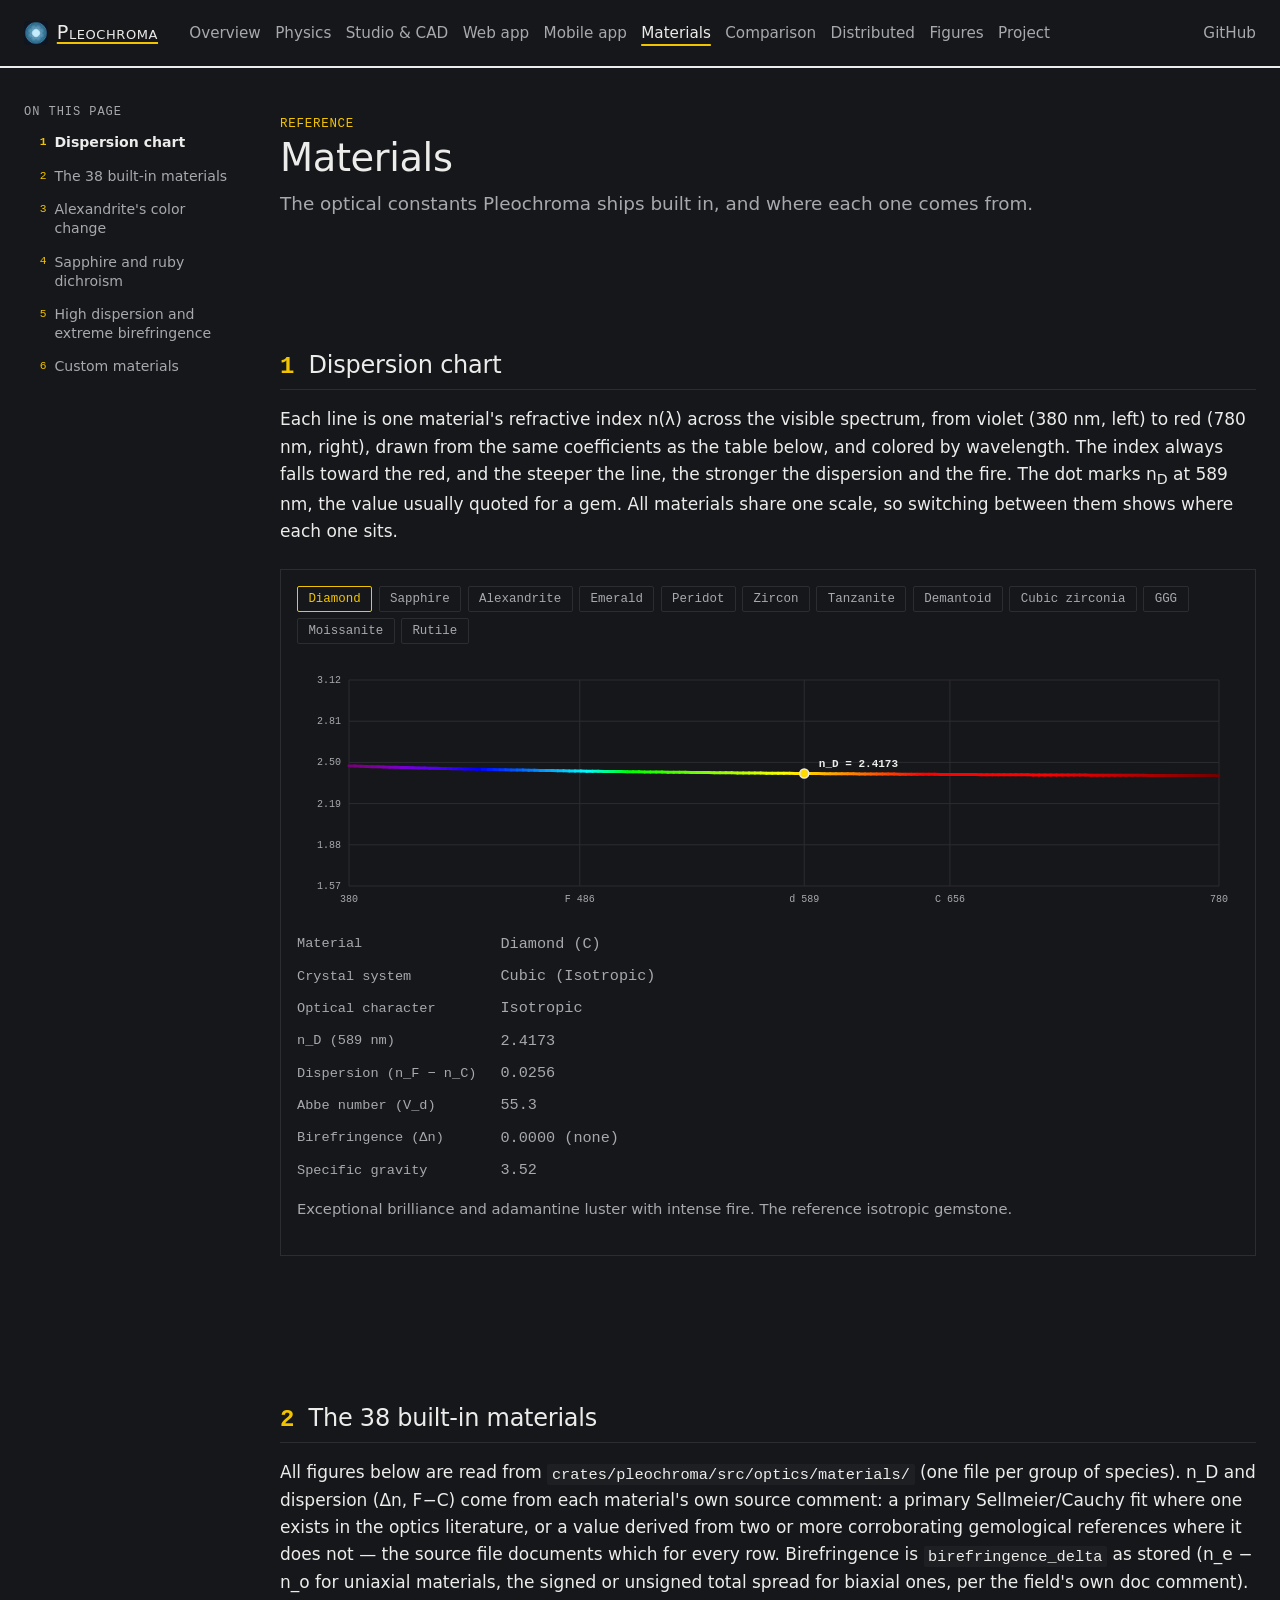
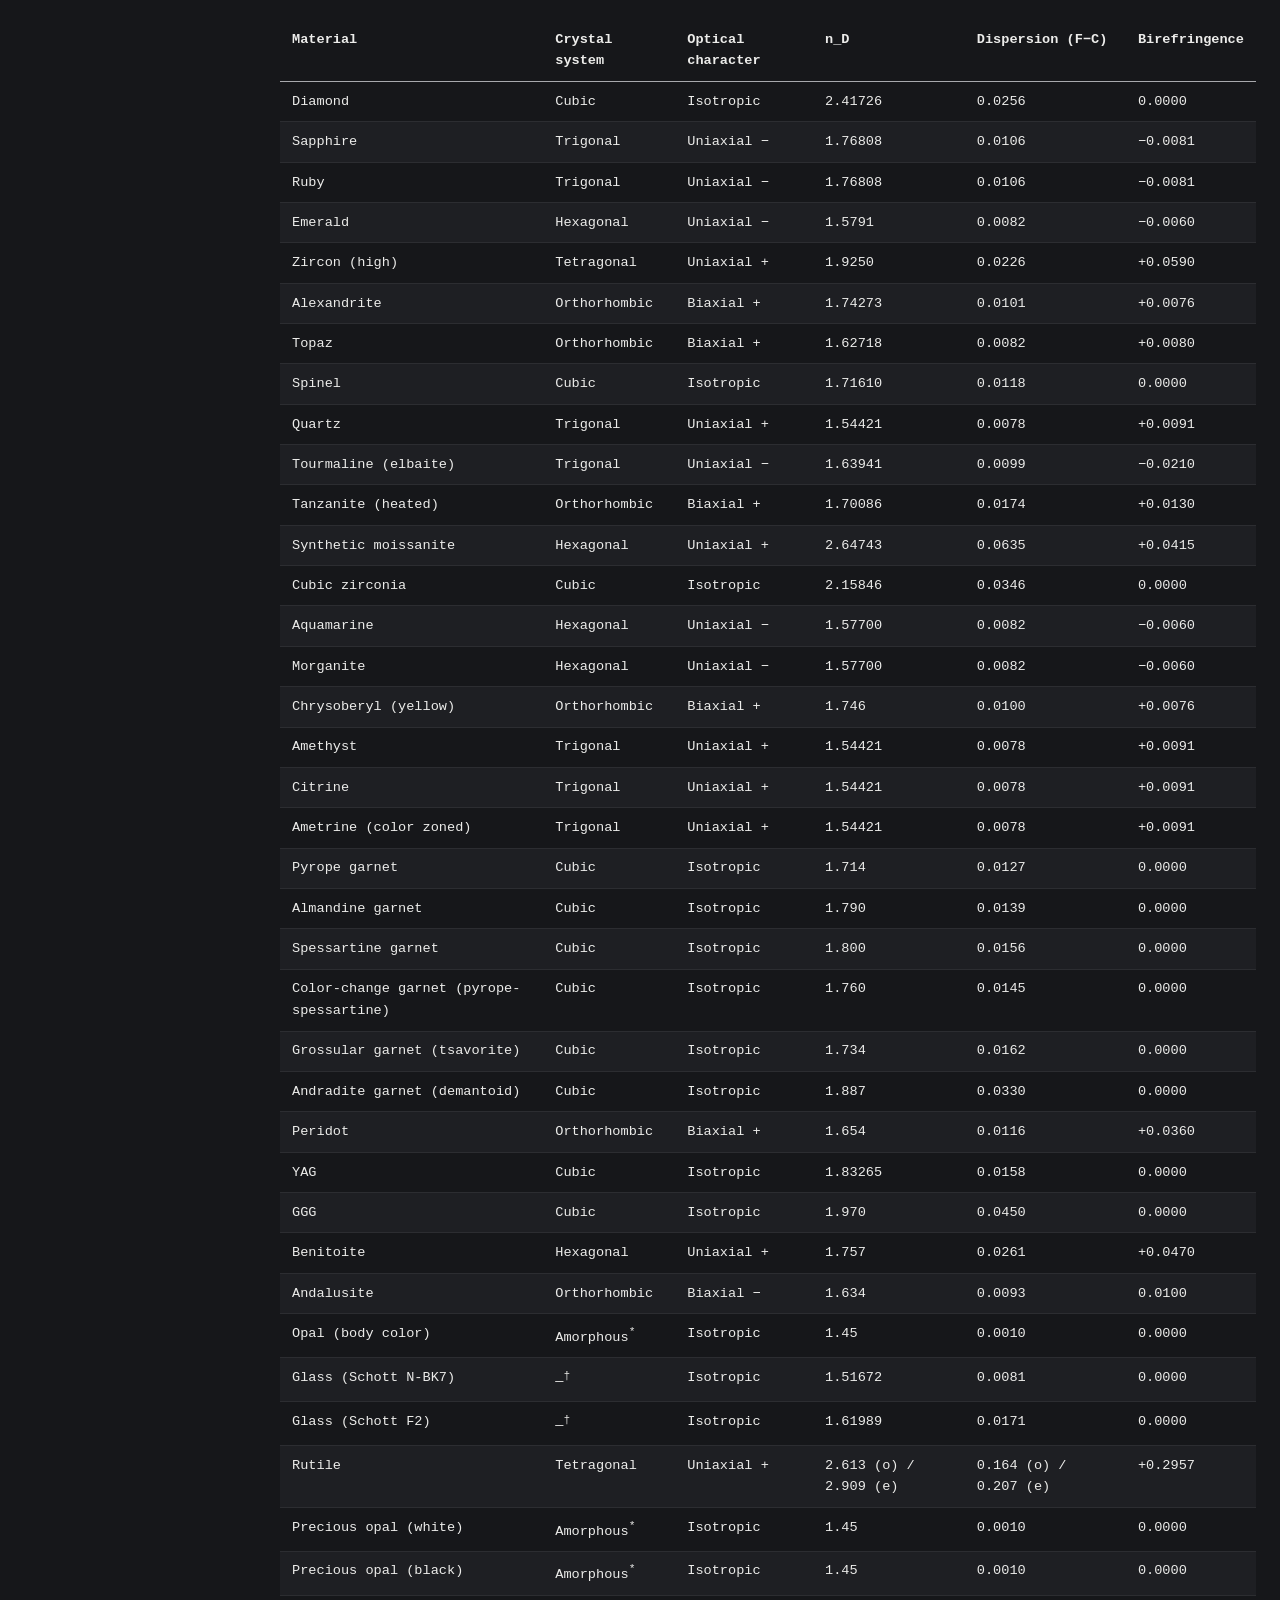
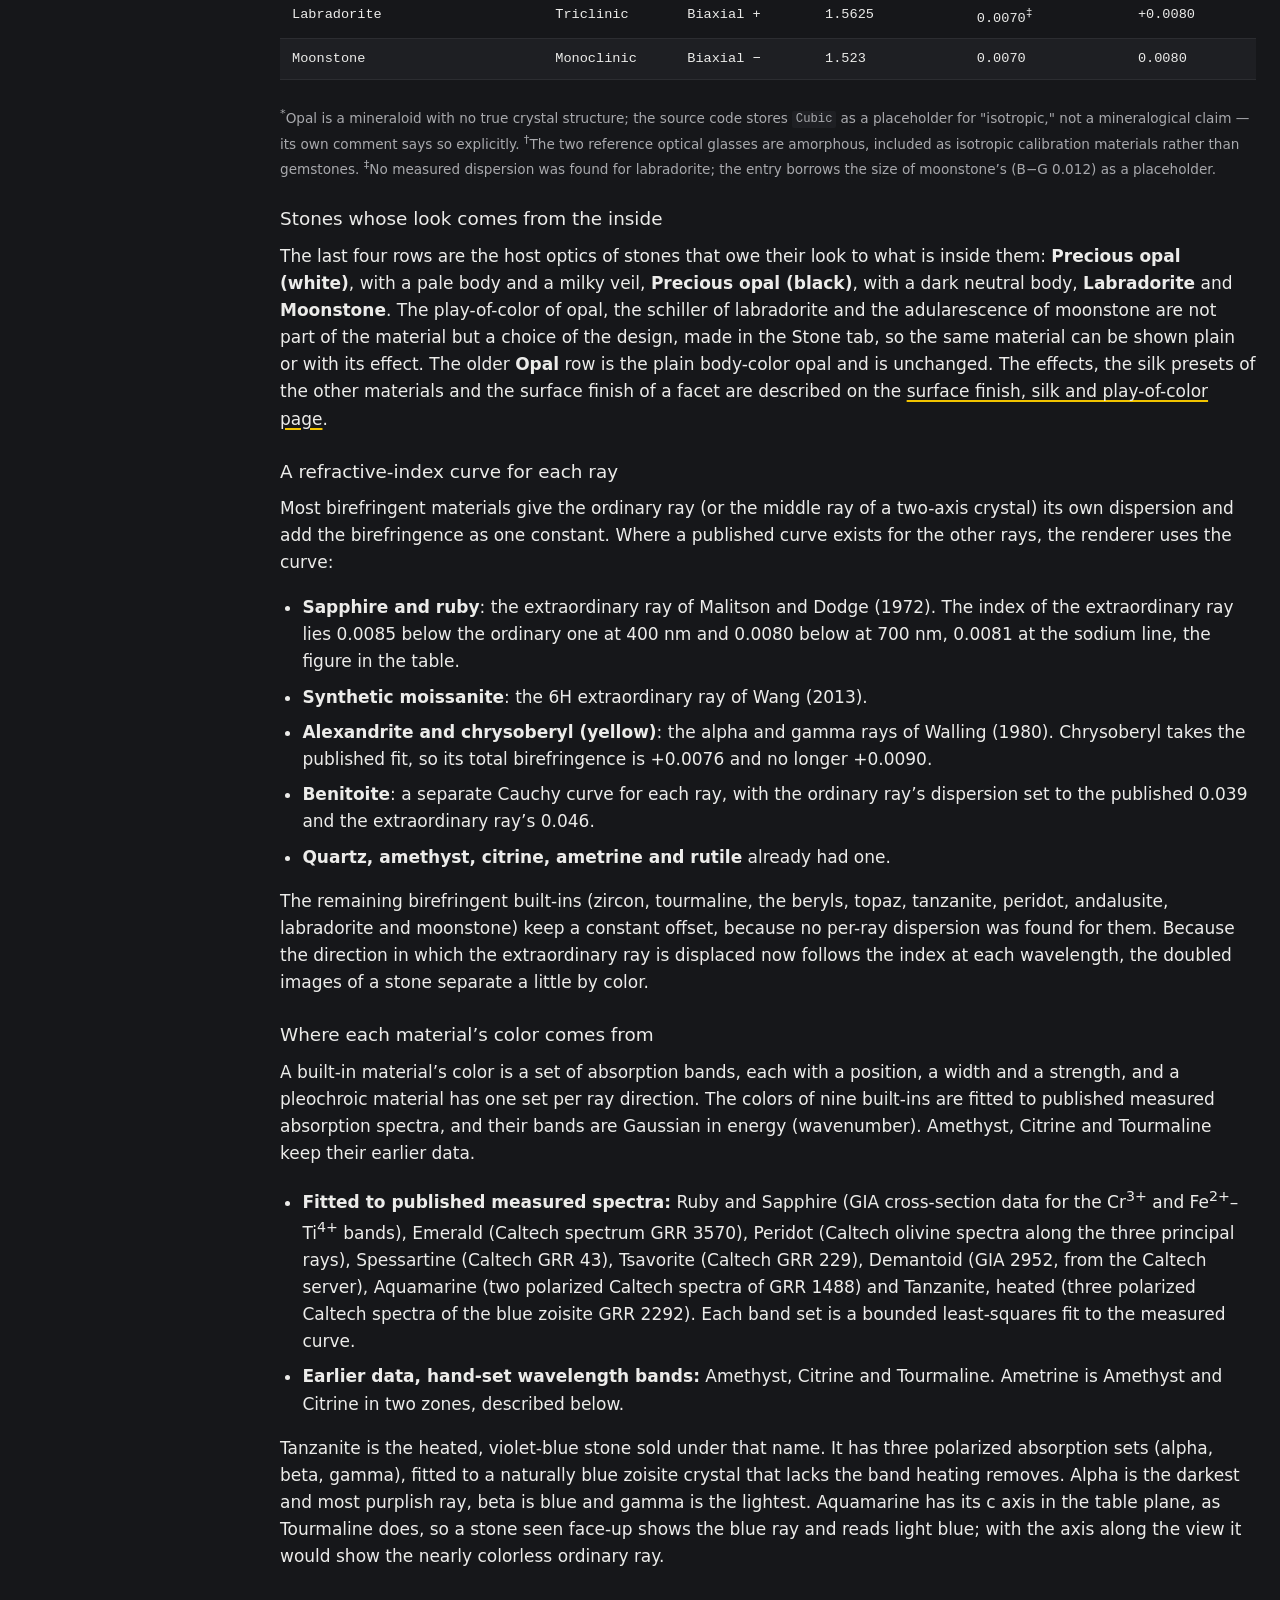
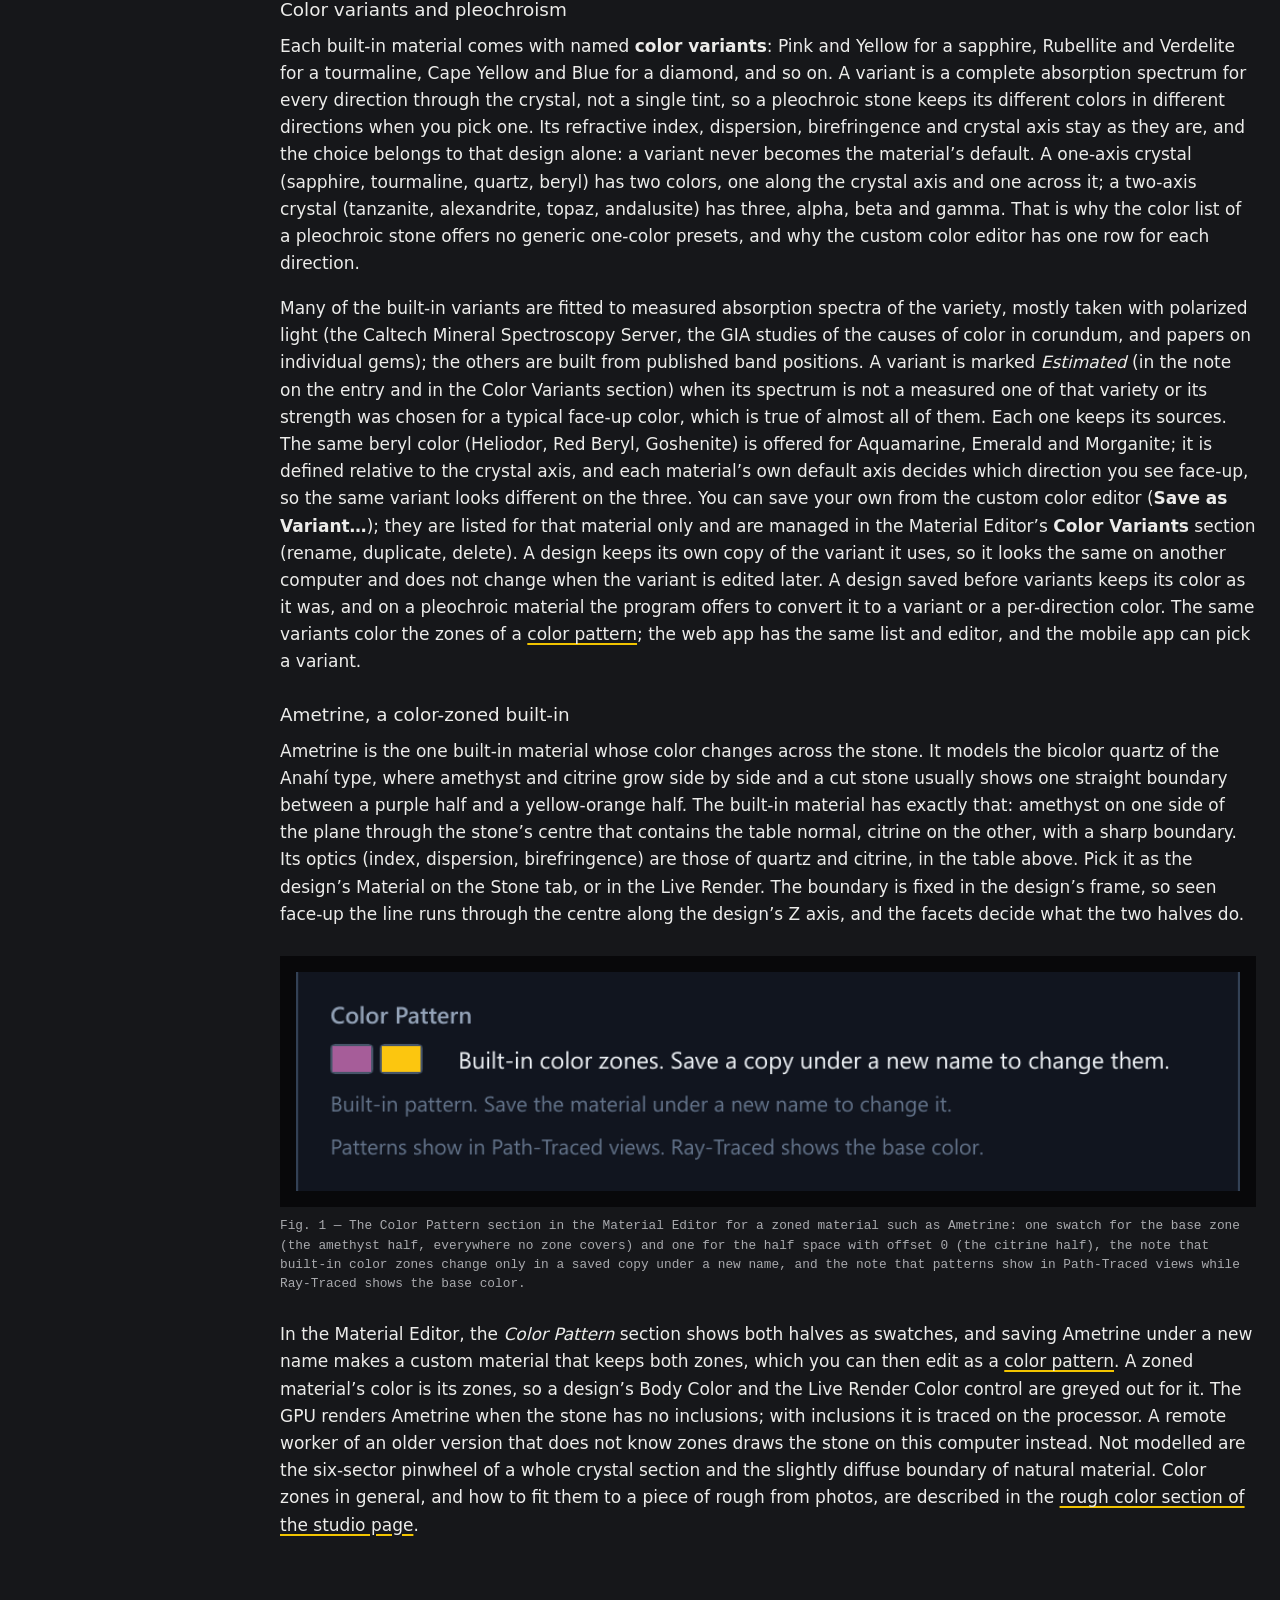
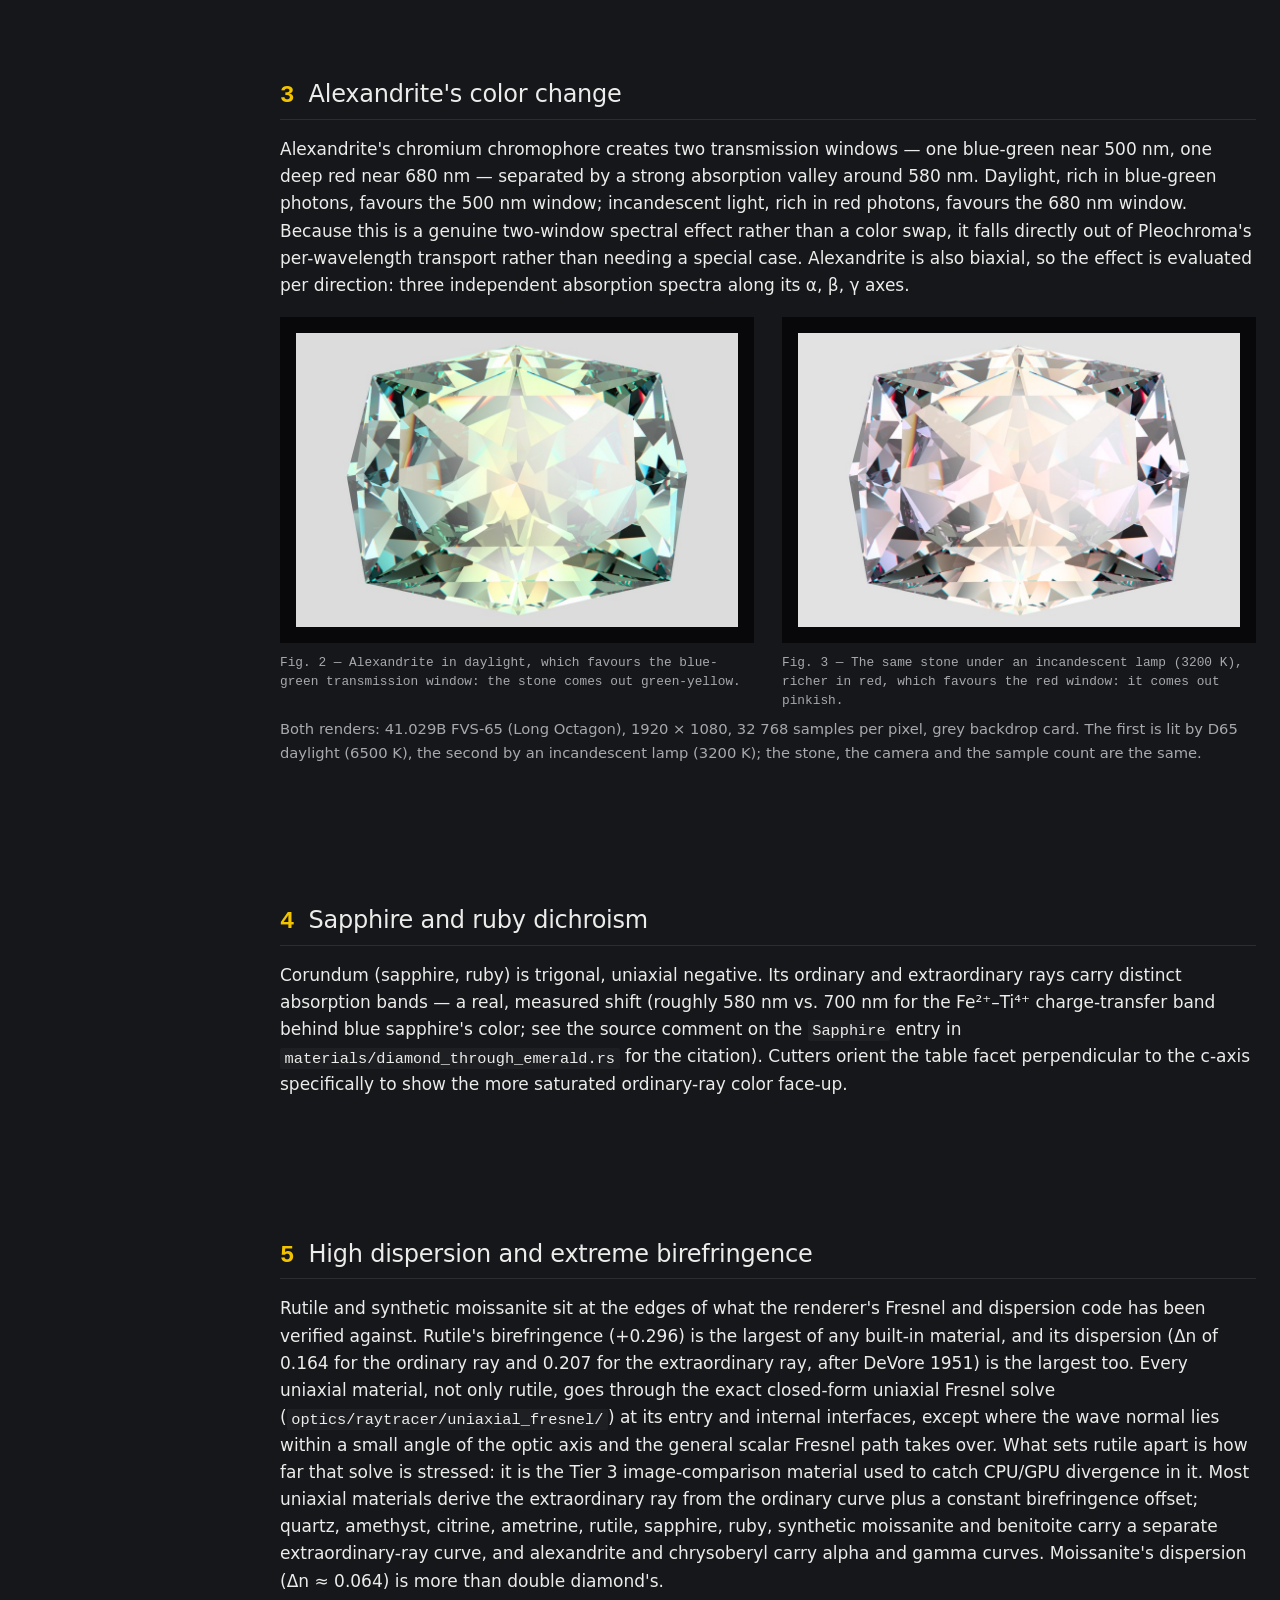
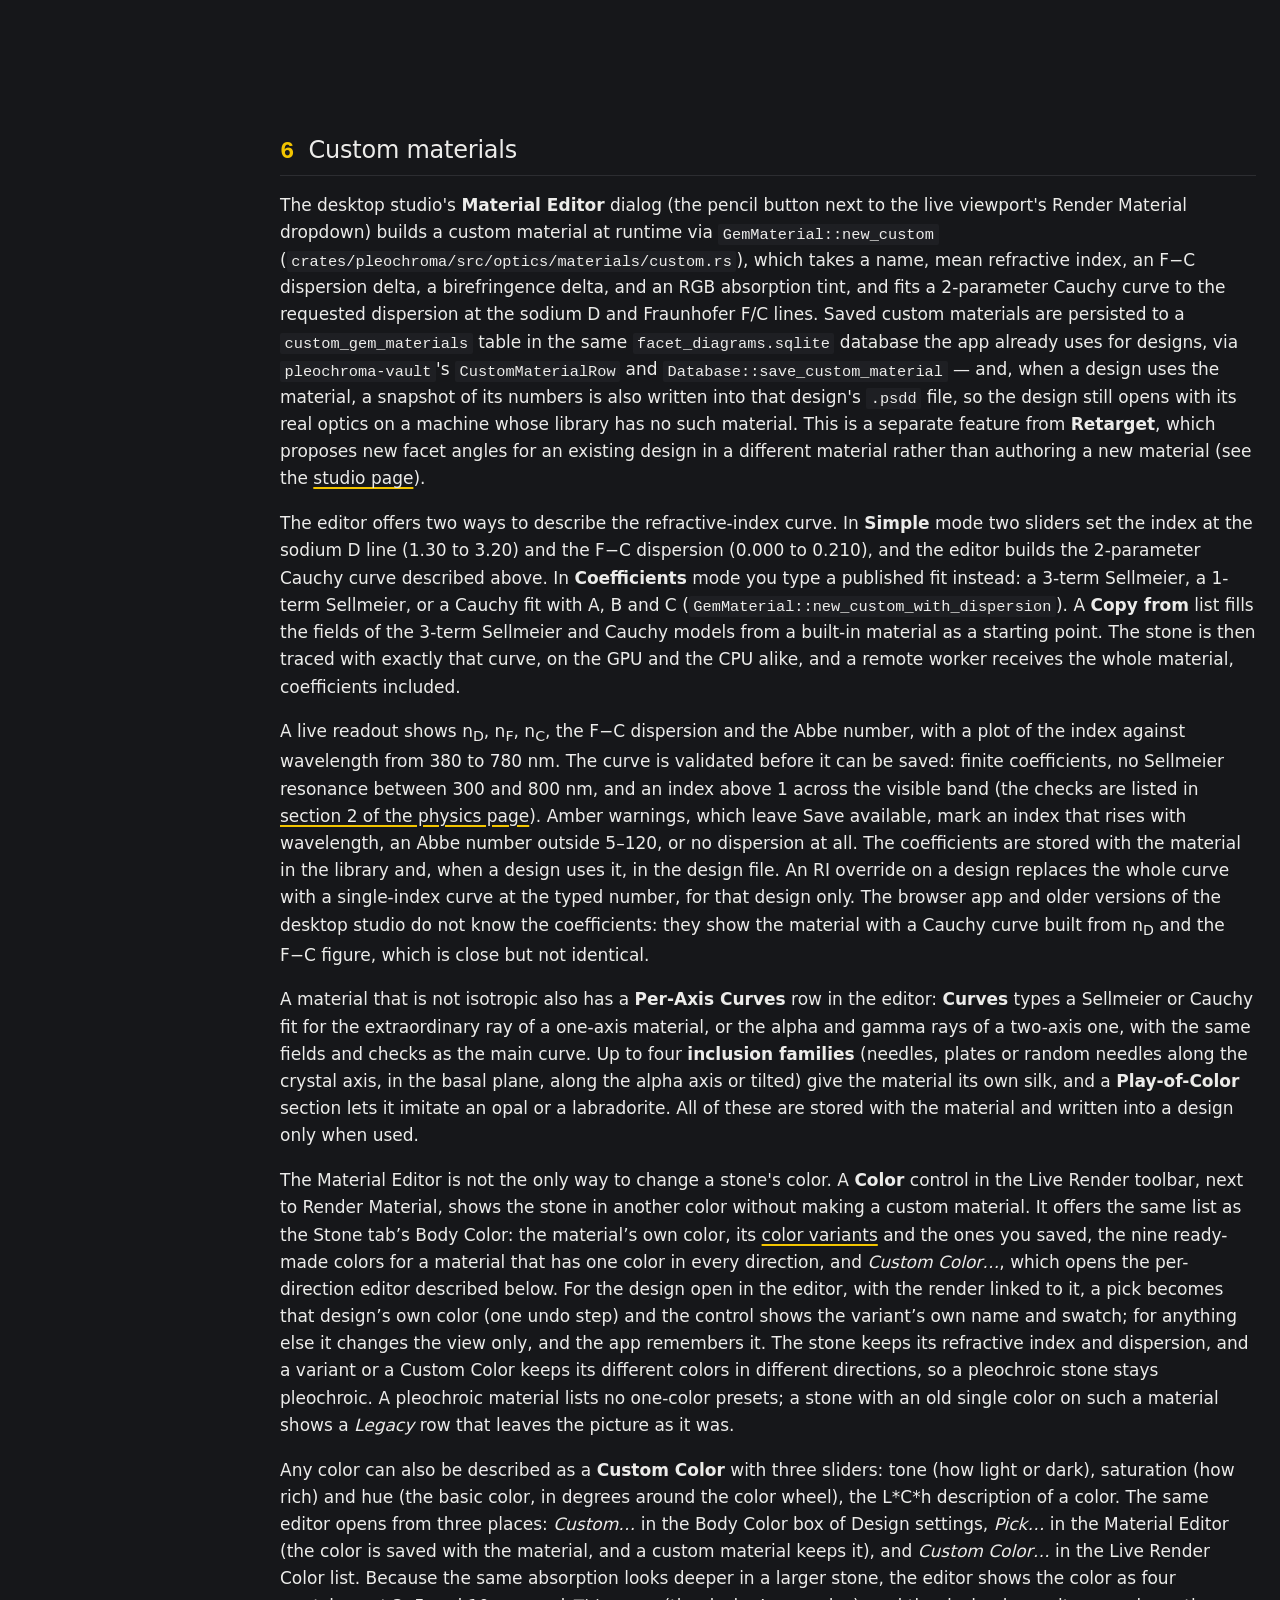
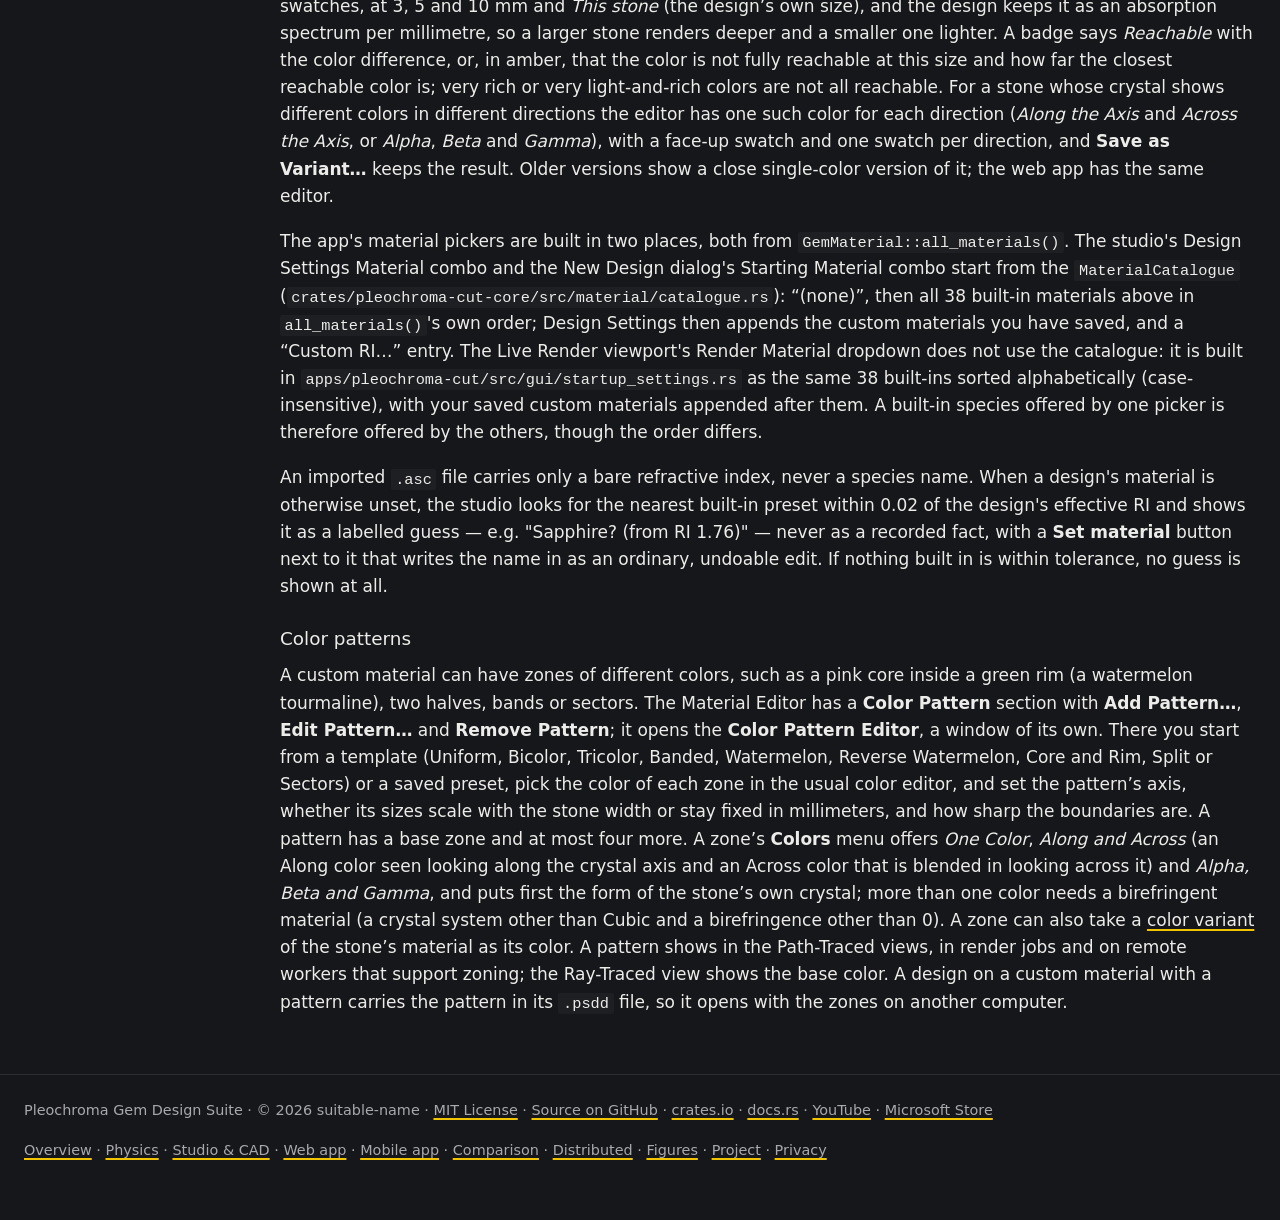
<file: materials.html>
<!DOCTYPE html>
<html lang="en">
<head>
<meta charset="UTF-8">
<meta name="viewport" content="width=device-width, initial-scale=1.0">
<title>Gem materials: refractive index, dispersion and color — Pleochroma</title>
<meta name="description" content="The 38 built-in gem materials in Pleochroma: refractive index, dispersion, birefringence and crystal system from the optics literature, with colors fitted to published measured absorption spectra.">
<!-- seo:start -->
<link rel="canonical" href="https://pleochroma.com/materials.html">
<meta name="theme-color" content="#16171a">
<meta property="og:type" content="website">
<meta property="og:site_name" content="Pleochroma">
<meta property="og:title" content="Gem materials: refractive index, dispersion and color — Pleochroma">
<meta property="og:description" content="The 38 built-in gem materials in Pleochroma: refractive index, dispersion, birefringence and crystal system from the optics literature, with colors fitted to published measured absorption spectra.">
<meta property="og:url" content="https://pleochroma.com/materials.html">
<meta property="og:image" content="https://pleochroma.com/assets/images/fig_fvs_hero.jpg">
<meta property="og:image:width" content="1800">
<meta property="og:image:height" content="1200">
<meta property="og:image:alt" content="A long octagon sapphire rendered by Pleochroma&#x27;s spectral path tracer">
<meta name="twitter:card" content="summary_large_image">
<!-- seo:end -->
<link rel="icon" type="image/png" href="assets/images/icon.png">
<link rel="stylesheet" href="assets/css/style.css">
</head>
<body>

<header class="masthead">
  <div class="container">
    <a href="index.html" class="brand"><img src="assets/images/icon.png" width="24" height="24" alt="">Pleochroma</a>
    <nav>
      <a href="index.html">Overview</a>
      <a href="physics.html">Physics</a>
      <a href="editor.html">Studio &amp; CAD</a>
      <a href="web.html">Web app</a>
      <a href="mobile.html">Mobile app</a>
      <a href="materials.html" aria-current="page">Materials</a>
      <a href="comparison.html">Comparison</a>
      <a href="distributed.html">Distributed</a>
      <a href="gallery.html">Figures</a>
      <a href="project.html">Project</a>
    </nav>
    <a href="https://github.com/suitable-name/pleochroma" class="gh-link">GitHub</a>
  </div>
</header>

<main class="container">
  <div class="page-head">
    <span class="tag">Reference</span>
    <h1>Materials</h1>
    <p class="subtitle">The optical constants Pleochroma ships built in, and where each one comes from.</p>
  </div>

  <section id="chart">
    <h2><span class="sec-num">1</span>Dispersion chart</h2>
    <p>
      Each line is one material's refractive index n(λ) across the visible
      spectrum, from violet (380 nm, left) to red (780 nm, right), drawn from
      the same coefficients as the table below, and colored by wavelength.
      The index always falls toward the red, and the steeper the line, the
      stronger the dispersion and the fire. The dot marks n<sub>D</sub> at
      589 nm, the value usually quoted for a gem. All materials share one
      scale, so switching between them shows where each one sits.
    </p>
    <div class="chart-box">
      <div class="chart-controls" id="materialChips">
        <button class="material-chip" data-material="diamond" aria-pressed="true">Diamond</button>
        <button class="material-chip" data-material="sapphire">Sapphire</button>
        <button class="material-chip" data-material="alexandrite">Alexandrite</button>
        <button class="material-chip" data-material="emerald">Emerald</button>
        <button class="material-chip" data-material="peridot">Peridot</button>
        <button class="material-chip" data-material="zircon">Zircon</button>
        <button class="material-chip" data-material="tanzanite">Tanzanite</button>
        <button class="material-chip" data-material="demantoid">Demantoid</button>
        <button class="material-chip" data-material="cubicZirconia">Cubic zirconia</button>
        <button class="material-chip" data-material="ggg">GGG</button>
        <button class="material-chip" data-material="moissanite">Moissanite</button>
        <button class="material-chip" data-material="rutile">Rutile</button>
      </div>
      <canvas id="dispersionCanvas"></canvas>
      <noscript><p class="noscript-note">JavaScript is required to draw this chart.</p></noscript>
      <dl class="deflist chart-readout">
        <dt>Material</dt><dd id="matName">Diamond (C)</dd>
        <dt>Crystal system</dt><dd id="matCrystal">Cubic (Isotropic)</dd>
        <dt>Optical character</dt><dd id="matCharacter">Isotropic</dd>
        <dt>n_D (589 nm)</dt><dd id="matRi">2.4173</dd>
        <dt>Dispersion (n_F − n_C)</dt><dd id="matDispersion">0.0256</dd>
        <dt>Abbe number (V_d)</dt><dd id="matAbbe">55.3</dd>
        <dt>Birefringence (Δn)</dt><dd id="matBirefringence">0.0000 (none)</dd>
        <dt>Specific gravity</dt><dd id="matSg">3.52</dd>
      </dl>
      <p class="fig-note" id="matDesc">Exceptional brilliance and adamantine luster with intense fire. The reference isotropic gemstone.</p>
    </div>
  </section>

  <section id="database-table">
    <h2><span class="sec-num">2</span>The 38 built-in materials</h2>
    <p>
      All figures below are read from <code>crates/pleochroma/src/optics/materials/</code> (one file per group of species).
      n_D and dispersion (Δn, F−C) come from each material's own source
      comment: a primary Sellmeier/Cauchy fit where one exists in the optics
      literature, or a value derived from two or more corroborating
      gemological references where it does not — the source file documents
      which for every row. Birefringence is <code>birefringence_delta</code>
      as stored (n_e − n_o for uniaxial materials, the signed or unsigned
      total spread for biaxial ones, per the field's own doc comment).
    </p>
    <table>
      <thead>
        <tr><th>Material</th><th>Crystal system</th><th>Optical character</th><th>n_D</th><th>Dispersion (F−C)</th><th>Birefringence</th></tr>
      </thead>
      <tbody>
        <tr><td>Diamond</td><td>Cubic</td><td>Isotropic</td><td>2.41726</td><td>0.0256</td><td>0.0000</td></tr>
        <tr><td>Sapphire</td><td>Trigonal</td><td>Uniaxial −</td><td>1.76808</td><td>0.0106</td><td>−0.0081</td></tr>
        <tr><td>Ruby</td><td>Trigonal</td><td>Uniaxial −</td><td>1.76808</td><td>0.0106</td><td>−0.0081</td></tr>
        <tr><td>Emerald</td><td>Hexagonal</td><td>Uniaxial −</td><td>1.5791</td><td>0.0082</td><td>−0.0060</td></tr>
        <tr><td>Zircon (high)</td><td>Tetragonal</td><td>Uniaxial +</td><td>1.9250</td><td>0.0226</td><td>+0.0590</td></tr>
        <tr><td>Alexandrite</td><td>Orthorhombic</td><td>Biaxial +</td><td>1.74273</td><td>0.0101</td><td>+0.0076</td></tr>
        <tr><td>Topaz</td><td>Orthorhombic</td><td>Biaxial +</td><td>1.62718</td><td>0.0082</td><td>+0.0080</td></tr>
        <tr><td>Spinel</td><td>Cubic</td><td>Isotropic</td><td>1.71610</td><td>0.0118</td><td>0.0000</td></tr>
        <tr><td>Quartz</td><td>Trigonal</td><td>Uniaxial +</td><td>1.54421</td><td>0.0078</td><td>+0.0091</td></tr>
        <tr><td>Tourmaline (elbaite)</td><td>Trigonal</td><td>Uniaxial −</td><td>1.63941</td><td>0.0099</td><td>−0.0210</td></tr>
        <tr><td>Tanzanite (heated)</td><td>Orthorhombic</td><td>Biaxial +</td><td>1.70086</td><td>0.0174</td><td>+0.0130</td></tr>
        <tr><td>Synthetic moissanite</td><td>Hexagonal</td><td>Uniaxial +</td><td>2.64743</td><td>0.0635</td><td>+0.0415</td></tr>
        <tr><td>Cubic zirconia</td><td>Cubic</td><td>Isotropic</td><td>2.15846</td><td>0.0346</td><td>0.0000</td></tr>
        <tr><td>Aquamarine</td><td>Hexagonal</td><td>Uniaxial −</td><td>1.57700</td><td>0.0082</td><td>−0.0060</td></tr>
        <tr><td>Morganite</td><td>Hexagonal</td><td>Uniaxial −</td><td>1.57700</td><td>0.0082</td><td>−0.0060</td></tr>
        <tr><td>Chrysoberyl (yellow)</td><td>Orthorhombic</td><td>Biaxial +</td><td>1.746</td><td>0.0100</td><td>+0.0076</td></tr>
        <tr><td>Amethyst</td><td>Trigonal</td><td>Uniaxial +</td><td>1.54421</td><td>0.0078</td><td>+0.0091</td></tr>
        <tr><td>Citrine</td><td>Trigonal</td><td>Uniaxial +</td><td>1.54421</td><td>0.0078</td><td>+0.0091</td></tr>
        <tr><td>Ametrine (color zoned)</td><td>Trigonal</td><td>Uniaxial +</td><td>1.54421</td><td>0.0078</td><td>+0.0091</td></tr>
        <tr><td>Pyrope garnet</td><td>Cubic</td><td>Isotropic</td><td>1.714</td><td>0.0127</td><td>0.0000</td></tr>
        <tr><td>Almandine garnet</td><td>Cubic</td><td>Isotropic</td><td>1.790</td><td>0.0139</td><td>0.0000</td></tr>
        <tr><td>Spessartine garnet</td><td>Cubic</td><td>Isotropic</td><td>1.800</td><td>0.0156</td><td>0.0000</td></tr>
        <tr><td>Color-change garnet (pyrope-spessartine)</td><td>Cubic</td><td>Isotropic</td><td>1.760</td><td>0.0145</td><td>0.0000</td></tr>
        <tr><td>Grossular garnet (tsavorite)</td><td>Cubic</td><td>Isotropic</td><td>1.734</td><td>0.0162</td><td>0.0000</td></tr>
        <tr><td>Andradite garnet (demantoid)</td><td>Cubic</td><td>Isotropic</td><td>1.887</td><td>0.0330</td><td>0.0000</td></tr>
        <tr><td>Peridot</td><td>Orthorhombic</td><td>Biaxial +</td><td>1.654</td><td>0.0116</td><td>+0.0360</td></tr>
        <tr><td>YAG</td><td>Cubic</td><td>Isotropic</td><td>1.83265</td><td>0.0158</td><td>0.0000</td></tr>
        <tr><td>GGG</td><td>Cubic</td><td>Isotropic</td><td>1.970</td><td>0.0450</td><td>0.0000</td></tr>
        <tr><td>Benitoite</td><td>Hexagonal</td><td>Uniaxial +</td><td>1.757</td><td>0.0261</td><td>+0.0470</td></tr>
        <tr><td>Andalusite</td><td>Orthorhombic</td><td>Biaxial −</td><td>1.634</td><td>0.0093</td><td>0.0100</td></tr>
        <tr><td>Opal (body color)</td><td>Amorphous<sup>*</sup></td><td>Isotropic</td><td>1.45</td><td>0.0010</td><td>0.0000</td></tr>
        <tr><td>Glass (Schott N-BK7)</td><td>—<sup>†</sup></td><td>Isotropic</td><td>1.51672</td><td>0.0081</td><td>0.0000</td></tr>
        <tr><td>Glass (Schott F2)</td><td>—<sup>†</sup></td><td>Isotropic</td><td>1.61989</td><td>0.0171</td><td>0.0000</td></tr>
        <tr><td>Rutile</td><td>Tetragonal</td><td>Uniaxial +</td><td>2.613 (o) / 2.909 (e)</td><td>0.164 (o) / 0.207 (e)</td><td>+0.2957</td></tr>
        <tr><td>Precious opal (white)</td><td>Amorphous<sup>*</sup></td><td>Isotropic</td><td>1.45</td><td>0.0010</td><td>0.0000</td></tr>
        <tr><td>Precious opal (black)</td><td>Amorphous<sup>*</sup></td><td>Isotropic</td><td>1.45</td><td>0.0010</td><td>0.0000</td></tr>
        <tr><td>Labradorite</td><td>Triclinic</td><td>Biaxial +</td><td>1.5625</td><td>0.0070<sup>&Dagger;</sup></td><td>+0.0080</td></tr>
        <tr><td>Moonstone</td><td>Monoclinic</td><td>Biaxial −</td><td>1.523</td><td>0.0070</td><td>0.0080</td></tr>
      </tbody>
    </table>
    <p class="small">
      <sup>*</sup>Opal is a mineraloid with no true crystal structure; the
      source code stores <code>Cubic</code> as a placeholder for "isotropic,"
      not a mineralogical claim — its own comment says so explicitly.
      <sup>†</sup>The two reference optical glasses are amorphous, included as
      isotropic calibration materials rather than gemstones.
      <sup>&Dagger;</sup>No measured dispersion was found for labradorite; the
      entry borrows the size of moonstone&rsquo;s (B&minus;G 0.012) as a
      placeholder.
    </p>
    <h3 id="inside-stones">Stones whose look comes from the inside</h3>
    <p>
      The last four rows are the host optics of stones that owe their look to
      what is inside them: <strong>Precious opal (white)</strong>, with a pale
      body and a milky veil, <strong>Precious opal (black)</strong>, with a dark
      neutral body, <strong>Labradorite</strong> and <strong>Moonstone</strong>.
      The play-of-color of opal, the schiller of labradorite and the
      adularescence of moonstone are not part of the material but a choice of the
      design, made in the Stone tab, so the same material can be shown plain or
      with its effect. The older <strong>Opal</strong> row is the plain
      body-color opal and is unchanged. The effects, the silk presets of the
      other materials and the surface finish of a facet are described on the
      <a href="render-effects.html">surface finish, silk and play-of-color page</a>.
    </p>
    <h3 id="ray-curves">A refractive-index curve for each ray</h3>
    <p>
      Most birefringent materials give the ordinary ray (or the middle ray of a
      two-axis crystal) its own dispersion and add the birefringence as one
      constant. Where a published curve exists for the other rays, the renderer
      uses the curve:
    </p>
    <ul>
      <li><strong>Sapphire and ruby</strong>: the extraordinary ray of Malitson and Dodge (1972). The index of the extraordinary ray lies 0.0085 below the ordinary one at 400&nbsp;nm and 0.0080 below at 700&nbsp;nm, 0.0081 at the sodium line, the figure in the table.</li>
      <li><strong>Synthetic moissanite</strong>: the 6H extraordinary ray of Wang (2013).</li>
      <li><strong>Alexandrite and chrysoberyl (yellow)</strong>: the alpha and gamma rays of Walling (1980). Chrysoberyl takes the published fit, so its total birefringence is +0.0076 and no longer +0.0090.</li>
      <li><strong>Benitoite</strong>: a separate Cauchy curve for each ray, with the ordinary ray&rsquo;s dispersion set to the published 0.039 and the extraordinary ray&rsquo;s 0.046.</li>
      <li><strong>Quartz, amethyst, citrine, ametrine and rutile</strong> already had one.</li>
    </ul>
    <p>
      The remaining birefringent built-ins (zircon, tourmaline, the beryls, topaz,
      tanzanite, peridot, andalusite, labradorite and moonstone) keep a constant
      offset, because no per-ray dispersion was found for them. Because the
      direction in which the extraordinary ray is displaced now follows the index
      at each wavelength, the doubled images of a stone separate a little by color.
    </p>
    <h3 id="color-basis">Where each material&rsquo;s color comes from</h3>
    <p>
      A built-in material&rsquo;s color is a set of absorption bands, each with a
      position, a width and a strength, and a pleochroic material has one set per
      ray direction. The colors of nine built-ins are fitted to published
      measured absorption spectra, and their bands are Gaussian in energy
      (wavenumber). Amethyst, Citrine and Tourmaline keep their earlier data.
    </p>
    <ul>
      <li>
        <strong>Fitted to published measured spectra:</strong> Ruby and Sapphire
        (GIA cross-section data for the Cr<sup>3+</sup> and Fe<sup>2+</sup>&ndash;Ti<sup>4+</sup>
        bands), Emerald (Caltech spectrum GRR 3570), Peridot (Caltech olivine
        spectra along the three principal rays), Spessartine (Caltech GRR 43),
        Tsavorite (Caltech GRR 229), Demantoid (GIA 2952, from the Caltech
        server), Aquamarine (two polarized Caltech spectra of GRR 1488) and
        Tanzanite, heated (three polarized Caltech spectra of the blue zoisite
        GRR 2292). Each band set is a bounded least-squares fit to the measured
        curve.
      </li>
      <li>
        <strong>Earlier data, hand-set wavelength bands:</strong> Amethyst, Citrine
        and Tourmaline. Ametrine is Amethyst and Citrine in two zones, described
        below.
      </li>
    </ul>
    <p>
      Tanzanite is the heated, violet-blue stone sold under that name. It has three
      polarized absorption sets (alpha, beta, gamma), fitted to a naturally blue
      zoisite crystal that lacks the band heating removes. Alpha is the darkest and
      most purplish ray, beta is blue and gamma is the lightest. Aquamarine has its
      c axis in the table plane, as Tourmaline does, so a stone seen face-up shows
      the blue ray and reads light blue; with the axis along the view it would
      show the nearly colorless ordinary ray.
    </p>
    <h3 id="color-variants">Color variants and pleochroism</h3>
    <p>
      Each built-in material comes with named <strong>color variants</strong>:
      Pink and Yellow for a sapphire, Rubellite and Verdelite
      for a tourmaline, Cape Yellow and Blue for a diamond, and so on. A variant is
      a complete absorption spectrum for every direction through the crystal, not
      a single tint, so a pleochroic stone keeps its different colors in different
      directions when you pick one. Its refractive index, dispersion,
      birefringence and crystal axis stay as they are, and the choice belongs to
      that design alone: a variant never becomes the material&rsquo;s default.
      A one-axis crystal (sapphire, tourmaline, quartz, beryl) has two colors, one
      along the crystal axis and one across it; a two-axis crystal (tanzanite,
      alexandrite, topaz, andalusite) has three, alpha, beta and gamma. That is
      why the color list of a pleochroic stone offers no generic one-color presets,
      and why the custom color editor has one row for each direction.
    </p>
    <p>
      Many of the built-in variants are fitted to measured absorption spectra of the
      variety, mostly taken with polarized light (the Caltech Mineral Spectroscopy
      Server, the GIA studies of the causes of color in corundum, and papers on
      individual gems); the others are built from published band positions. A variant
      is marked <em>Estimated</em> (in the note on the entry and in the Color Variants
      section) when its spectrum is not a measured one of that variety or its strength
      was chosen for a typical face-up color, which is true of almost all of them. Each one keeps its
      sources. The same beryl color (Heliodor, Red Beryl, Goshenite) is offered for
      Aquamarine, Emerald and Morganite; it is defined relative to the crystal axis,
      and each material&rsquo;s own default axis decides which direction you see
      face-up, so the same variant looks different on the three. You can save your own from the custom
      color editor (<strong>Save as Variant&hellip;</strong>); they are listed for
      that material only and are managed in the Material Editor&rsquo;s
      <strong>Color Variants</strong> section (rename, duplicate, delete). A design keeps
      its own copy of the variant it uses, so it looks the same on another computer
      and does not change when the variant is edited later. A design saved before
      variants keeps its color as it was, and on a pleochroic material the program
      offers to convert it to a variant or a per-direction color. The same variants
      color the zones of a <a href="#color-patterns">color pattern</a>; the web app
      has the same list and editor, and the mobile app can pick a variant.
    </p>
    <h3 id="ametrine">Ametrine, a color-zoned built-in</h3>
    <p>
      Ametrine is the one built-in material whose color changes across the stone.
      It models the bicolor quartz of the Anah&iacute; type, where amethyst and
      citrine grow side by side and a cut stone usually shows one straight boundary
      between a purple half and a yellow-orange half. The built-in material has
      exactly that: amethyst on one side of the plane through the stone&rsquo;s
      centre that contains the table normal, citrine on the other, with a sharp
      boundary. Its optics (index, dispersion, birefringence) are those of quartz
      and citrine, in the table above. Pick it as the design&rsquo;s Material on
      the Stone tab, or in the Live Render. The boundary is fixed in the
      design&rsquo;s frame, so seen face-up the line runs through the centre along
      the design&rsquo;s Z axis, and the facets decide what the two halves do.
    </p>
    <figure class="fig">
      <a href="assets/images/fig_material_zones.png">
        <img src="assets/images/fig_material_zones.png" width="880" height="204" alt="The Color Pattern section of the Material Editor for Ametrine: two color swatches and notes on built-in zones and on Path-Traced and Ray-Traced views" loading="lazy">
      </a>
      <figcaption>Fig. 1 &mdash; The Color Pattern section in the Material Editor for a zoned material such as Ametrine: one swatch for the base zone (the amethyst half, everywhere no zone covers) and one for the half space with offset 0 (the citrine half), the note that built-in color zones change only in a saved copy under a new name, and the note that patterns show in Path-Traced views while Ray-Traced shows the base color.</figcaption>
    </figure>
    <p>
      In the Material Editor, the <em>Color Pattern</em> section shows both halves
      as swatches, and saving Ametrine under a new name makes a custom material that
      keeps both zones, which you can then edit as a
      <a href="#color-patterns">color pattern</a>. A zoned material&rsquo;s color is its zones, so a
      design&rsquo;s Body Color and the Live Render Color control are greyed out
      for it. The GPU renders Ametrine when the stone has no inclusions; with
      inclusions it is traced on the processor. A remote worker of an older
      version that does not know zones draws the stone on this computer instead.
      Not modelled are the six-sector pinwheel of a whole crystal section and the
      slightly diffuse boundary of natural material. Color zones in general, and
      how to fit them to a piece of rough from photos, are described in the
      <a href="editor.html#rough-color">rough color section of the studio page</a>.
    </p>
  </section>

  <section id="alexandrite-case">
    <h2><span class="sec-num">3</span>Alexandrite's color change</h2>
    <p>
      Alexandrite's chromium chromophore creates two transmission windows —
      one blue-green near 500 nm, one deep red near 680 nm — separated by a
      strong absorption valley around 580 nm. Daylight, rich in blue-green
      photons, favours the 500 nm window; incandescent light, rich in red
      photons, favours the 680 nm window. Because this is a genuine
      two-window spectral effect rather than a color swap, it falls directly
      out of Pleochroma's per-wavelength transport rather than needing a
      special case. Alexandrite is also biaxial, so the effect is evaluated
      per direction: three independent absorption spectra along its α, β, γ
      axes.
    </p>
    <div class="fig-grid">
      <figure class="fig">
        <a href="assets/images/fig_fvs_alexandrite_day.jpg">
          <img src="assets/images/fig_fvs_alexandrite_day.jpg" width="900" height="600" alt="Alexandrite rendered in daylight: the faceted stone reads green-yellow" loading="lazy">
        </a>
        <figcaption>Fig. 2 — Alexandrite in daylight, which favours the blue-green transmission window: the stone comes out green-yellow.</figcaption>
      </figure>
      <figure class="fig">
        <a href="assets/images/fig_fvs_alexandrite_warm.jpg">
          <img src="assets/images/fig_fvs_alexandrite_warm.jpg" width="900" height="600" alt="The same alexandrite rendered under incandescent light: the stone reads pinkish" loading="lazy">
        </a>
        <figcaption>Fig. 3 — The same stone under an incandescent lamp (3200 K), richer in red, which favours the red window: it comes out pinkish.</figcaption>
      </figure>
    </div>
    <p class="fig-note">Both renders: 41.029B FVS-65 (Long Octagon), 1920 × 1080, 32&nbsp;768 samples per pixel, grey backdrop card. The first is lit by D65 daylight (6500 K), the second by an incandescent lamp (3200 K); the stone, the camera and the sample count are the same.</p>
  </section>

  <section id="corundum-case">
    <h2><span class="sec-num">4</span>Sapphire and ruby dichroism</h2>
    <p>
      Corundum (sapphire, ruby) is trigonal, uniaxial negative. Its ordinary
      and extraordinary rays carry distinct absorption bands — a real,
      measured shift (roughly 580 nm vs. 700 nm for the Fe²⁺–Ti⁴⁺
      charge-transfer band behind blue sapphire's color; see the source
      comment on the <code>Sapphire</code> entry in <code>materials/diamond_through_emerald.rs</code>
      for the citation). Cutters orient the table facet perpendicular to the
      c-axis specifically to show the more saturated ordinary-ray color
      face-up.
    </p>
  </section>

  <section id="extreme-optics">
    <h2><span class="sec-num">5</span>High dispersion and extreme birefringence</h2>
    <p>
      Rutile and synthetic moissanite sit at the edges of what the renderer's
      Fresnel and dispersion code has been verified against. Rutile's
      birefringence (+0.296) is the largest of any built-in material, and its
      dispersion (Δn of 0.164 for the ordinary ray and 0.207 for the
      extraordinary ray, after DeVore 1951) is the largest too. Every uniaxial
      material, not only rutile, goes through the exact closed-form uniaxial
      Fresnel solve (<code>optics/raytracer/uniaxial_fresnel/</code>) at its
      entry and internal interfaces, except where the wave normal lies within a
      small angle of the optic axis and the general scalar Fresnel path takes
      over. What sets rutile apart is how far that solve is stressed: it is the
      Tier 3 image-comparison material used to catch CPU/GPU divergence in it.
      Most uniaxial materials derive the extraordinary ray from the ordinary
      curve plus a constant birefringence offset; quartz, amethyst, citrine,
      ametrine, rutile, sapphire, ruby, synthetic moissanite and benitoite carry
      a separate extraordinary-ray curve, and alexandrite and chrysoberyl carry
      alpha and gamma curves. Moissanite's dispersion
      (Δn ≈ 0.064) is more than double diamond's.
    </p>
  </section>

  <section id="custom-materials">
    <h2><span class="sec-num">6</span>Custom materials</h2>
    <p>
      The desktop studio's <strong>Material Editor</strong> dialog (the
      pencil button next to the live viewport's Render Material dropdown)
      builds a custom material at runtime via
      <code>GemMaterial::new_custom</code>
      (<code>crates/pleochroma/src/optics/materials/custom.rs</code>), which takes a
      name, mean refractive index, an F−C dispersion delta, a birefringence
      delta, and an RGB absorption tint, and fits a 2-parameter Cauchy curve
      to the requested dispersion at the sodium D and Fraunhofer F/C lines.
      Saved custom materials are persisted to a <code>custom_gem_materials</code>
      table in the same <code>facet_diagrams.sqlite</code> database the app
      already uses for designs, via <code>pleochroma-vault</code>'s
      <code>CustomMaterialRow</code> and <code>Database::save_custom_material</code>
      — and, when a design uses the material, a snapshot of its numbers is
      also written into that design's <code>.psdd</code> file, so the
      design still opens with its real optics on a machine whose library has
      no such material. This is a separate
      feature from <strong>Retarget</strong>, which proposes new facet angles
      for an existing design in a different material rather than authoring a
      new material (see the <a href="editor.html">studio page</a>).
    </p>
    <p>
      The editor offers two ways to describe the refractive-index curve. In
      <strong>Simple</strong> mode two sliders set the index at the sodium D
      line (1.30 to 3.20) and the F&minus;C dispersion (0.000 to 0.210), and
      the editor builds the 2-parameter Cauchy curve described above. In
      <strong>Coefficients</strong> mode you type a published fit instead: a
      3-term Sellmeier, a 1-term Sellmeier, or a Cauchy fit with A, B and C
      (<code>GemMaterial::new_custom_with_dispersion</code>). A
      <strong>Copy from</strong> list fills the fields of the 3-term Sellmeier
      and Cauchy models from a built-in material as a starting point. The stone is then traced
      with exactly that curve, on the GPU and the CPU alike, and a remote
      worker receives the whole material, coefficients included.
    </p>
    <p>
      A live readout shows n<sub>D</sub>, n<sub>F</sub>, n<sub>C</sub>, the
      F&minus;C dispersion and the Abbe number, with a plot of the index
      against wavelength from 380 to 780&nbsp;nm. The curve is validated
      before it can be saved: finite coefficients, no Sellmeier resonance
      between 300 and 800&nbsp;nm, and an index above 1 across the visible
      band (the checks are listed in
      <a href="physics.html#dispersion">section 2 of the physics page</a>).
      Amber warnings, which leave Save available, mark an index that rises
      with wavelength, an Abbe number outside 5&ndash;120, or no dispersion at
      all. The coefficients are stored with the material in the library and,
      when a design uses it, in the design file. An RI override on a design
      replaces the whole curve with a single-index curve at the typed number,
      for that design only. The browser app and older versions of the desktop
      studio do not know the coefficients: they show the material with a
      Cauchy curve built from n<sub>D</sub> and the F&minus;C figure, which is
      close but not identical.
    </p>
    <p>
      A material that is not isotropic also has a <strong>Per-Axis Curves</strong>
      row in the editor: <strong>Curves</strong> types a Sellmeier or Cauchy fit
      for the extraordinary ray of a one-axis material, or the alpha and gamma rays
      of a two-axis one, with the same fields and checks as the main curve. Up to
      four <strong>inclusion families</strong> (needles, plates or random needles
      along the crystal axis, in the basal plane, along the alpha axis or tilted)
      give the material its own silk, and a <strong>Play-of-Color</strong> section
      lets it imitate an opal or a labradorite. All of these are stored with the
      material and written into a design only when used.
    </p>
    <p>
      The Material Editor is not the only way to change a stone's color. A
      <strong>Color</strong> control in the Live Render toolbar, next to
      Render Material, shows the stone in another color without making a
      custom material. It offers the same list as the Stone tab&rsquo;s Body
      Color: the material&rsquo;s own color, its
      <a href="#color-variants">color variants</a> and the ones you saved, the
      nine ready-made colors for a material that has one color in every
      direction, and <em>Custom Color&hellip;</em>, which opens the per-direction
      editor described below. For the design open in the editor, with the render
      linked to it, a pick becomes that design&rsquo;s own color (one undo step) and
      the control shows the variant&rsquo;s own name and swatch; for anything else
      it changes the view only, and the app remembers it. The stone keeps its
      refractive index and dispersion, and a variant or a Custom Color keeps its
      different colors in different directions, so a pleochroic stone stays
      pleochroic. A pleochroic material lists no one-color presets; a stone with an
      old single color on such a material shows a <em>Legacy</em> row that leaves
      the picture as it was.
    </p>
    <p>
      Any color can also be described as a <strong>Custom Color</strong> with
      three sliders: tone (how light or dark), saturation (how rich) and hue
      (the basic color, in degrees around the color wheel), the L*C*h
      description of a color. The same editor opens from three places:
      <em>Custom&hellip;</em> in the Body Color box of Design settings,
      <em>Pick&hellip;</em> in the Material Editor (the color is saved with the
      material, and a custom material keeps it), and <em>Custom Color&hellip;</em>
      in the Live Render Color list. Because the same absorption looks deeper
      in a larger stone, the editor shows the color as four swatches, at 3,
      5 and 10&nbsp;mm and <em>This stone</em> (the design&rsquo;s own size), and
      the design keeps it as an absorption spectrum per millimetre, so a larger
      stone renders deeper and a smaller one lighter. A badge says
      <em>Reachable</em> with the color difference, or, in amber, that the
      color is not fully reachable at this size and how far the closest
      reachable color is; very rich or very light-and-rich colors are not
      all reachable. For a stone whose crystal shows different colors in
      different directions the editor has one such color for each direction
      (<em>Along the Axis</em> and <em>Across the Axis</em>, or <em>Alpha</em>,
      <em>Beta</em> and <em>Gamma</em>), with a face-up swatch and one swatch per
      direction, and <strong>Save as Variant&hellip;</strong> keeps the result. Older
      versions show a close single-color version of it; the web app has the same
      editor.
    </p>
    <p>
      The app's material pickers are built in two places, both from
      <code>GemMaterial::all_materials()</code>. The studio's Design Settings
      Material combo and the New Design dialog's Starting Material combo start
      from the <code>MaterialCatalogue</code>
      (<code>crates/pleochroma-cut-core/src/material/catalogue.rs</code>):
      &ldquo;(none)&rdquo;, then all 38 built-in materials above in
      <code>all_materials()</code>'s own order; Design Settings then appends
      the custom materials you have saved, and a &ldquo;Custom RI&hellip;&rdquo;
      entry. The Live Render viewport's Render Material dropdown does not use
      the catalogue: it is built in
      <code>apps/pleochroma-cut/src/gui/startup_settings.rs</code> as the same
      38 built-ins sorted alphabetically (case-insensitive), with your saved
      custom materials appended after them. A built-in species offered by one
      picker is therefore offered by the others, though the order differs.
    </p>
    <p>
      An imported <code>.asc</code> file carries only a bare refractive
      index, never a species name. When a design's material is otherwise
      unset, the studio looks for the nearest built-in preset within 0.02 of
      the design's effective RI and shows it as a labelled guess — e.g.
      "Sapphire? (from RI 1.76)" — never as a recorded fact, with a
      <strong>Set material</strong> button next to it that writes the name in
      as an ordinary, undoable edit. If nothing built in is within tolerance,
      no guess is shown at all.
    </p>
    <h3 id="color-patterns">Color patterns</h3>
    <p>
      A custom material can have zones of different colors, such as a pink core
      inside a green rim (a watermelon tourmaline), two halves, bands or sectors.
      The Material Editor has a <strong>Color Pattern</strong> section with
      <strong>Add Pattern&hellip;</strong>, <strong>Edit Pattern&hellip;</strong> and
      <strong>Remove Pattern</strong>; it opens the <strong>Color Pattern Editor</strong>,
      a window of its own. There you start from a template (Uniform, Bicolor,
      Tricolor, Banded, Watermelon, Reverse Watermelon, Core and Rim, Split or
      Sectors) or a saved preset, pick the color of each zone in the usual color
      editor, and set the pattern&rsquo;s axis, whether its sizes scale with the
      stone width or stay fixed in millimeters, and how sharp the boundaries are.
      A pattern has a base zone and at most four more. A zone&rsquo;s
      <strong>Colors</strong> menu offers <em>One Color</em>, <em>Along and
      Across</em> (an Along color seen looking along the crystal axis and an
      Across color that is blended in looking across it) and <em>Alpha, Beta and
      Gamma</em>, and puts first the form of the stone&rsquo;s own crystal; more than
      one color needs a birefringent material (a crystal system other than Cubic
      and a birefringence other than 0). A zone can also take a
      <a href="#color-variants">color variant</a> of the stone&rsquo;s material as its
      color. A pattern shows in the Path-Traced views, in render
      jobs and on remote workers that support zoning; the Ray-Traced view shows the
      base color. A design on a custom material with a pattern carries the pattern in its
      <code>.psdd</code> file, so it opens with the zones on another computer.
    </p>
    <!-- figure: color_pattern_editor -->
  </section>

</main>

<footer>
  <div class="container">
    <p>Pleochroma Gem Design Suite · &copy; 2026 suitable-name · <a href="https://github.com/suitable-name/pleochroma/blob/main/LICENSE">MIT License</a> · <a href="https://github.com/suitable-name/pleochroma">Source on GitHub</a> · <a href="https://crates.io/crates/pleochroma">crates.io</a> · <a href="https://docs.rs/pleochroma">docs.rs</a> · <a href="https://www.youtube.com/@Pleochroma">YouTube</a> · <a href="https://apps.microsoft.com/store/detail/9PF7KR401SNC">Microsoft Store</a></p>
    <p><a href="index.html">Overview</a> · <a href="physics.html">Physics</a> · <a href="editor.html">Studio &amp; CAD</a> · <a href="web.html">Web app</a> · <a href="mobile.html">Mobile app</a> · <a href="comparison.html">Comparison</a> · <a href="distributed.html">Distributed</a> · <a href="gallery.html">Figures</a> · <a href="project.html">Project</a> · <a href="privacy.html">Privacy</a></p>
  </div>
</footer>

<script src="assets/js/main.js"></script>
</body>
</html>
</file>
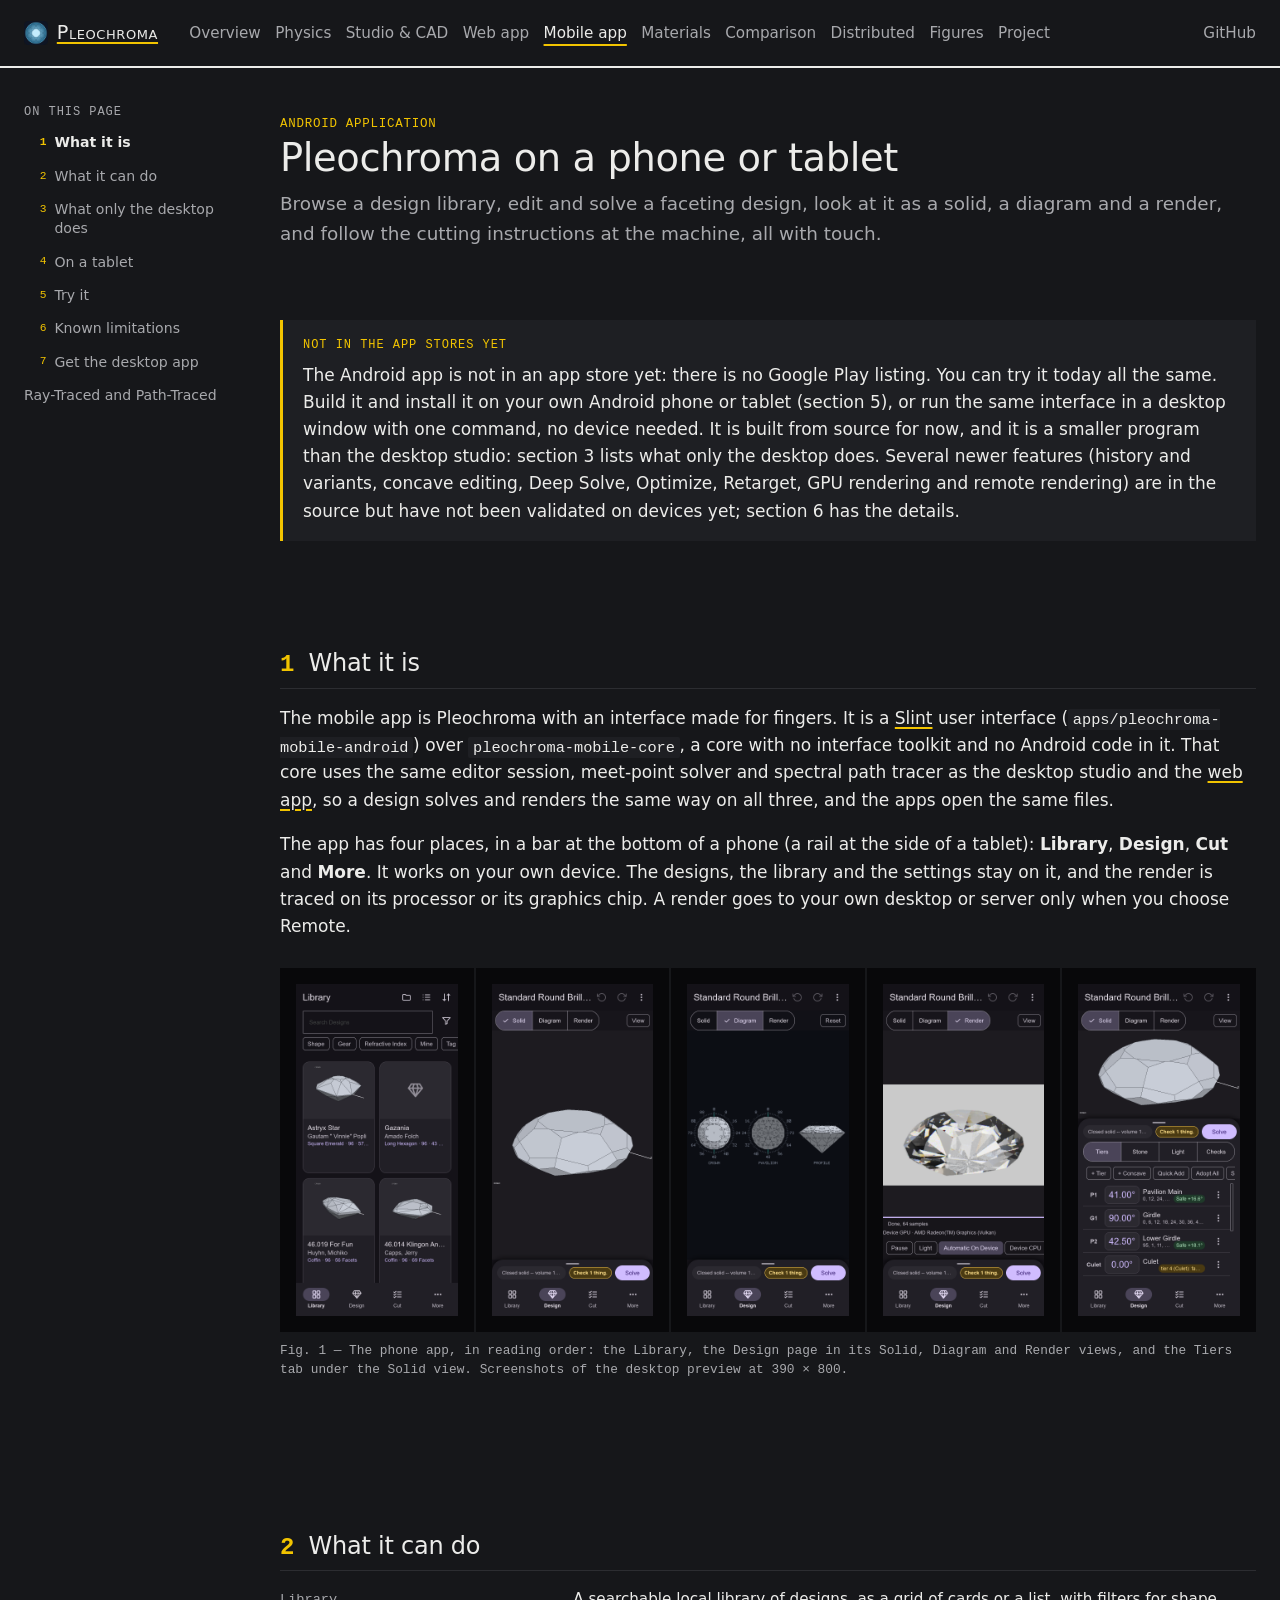
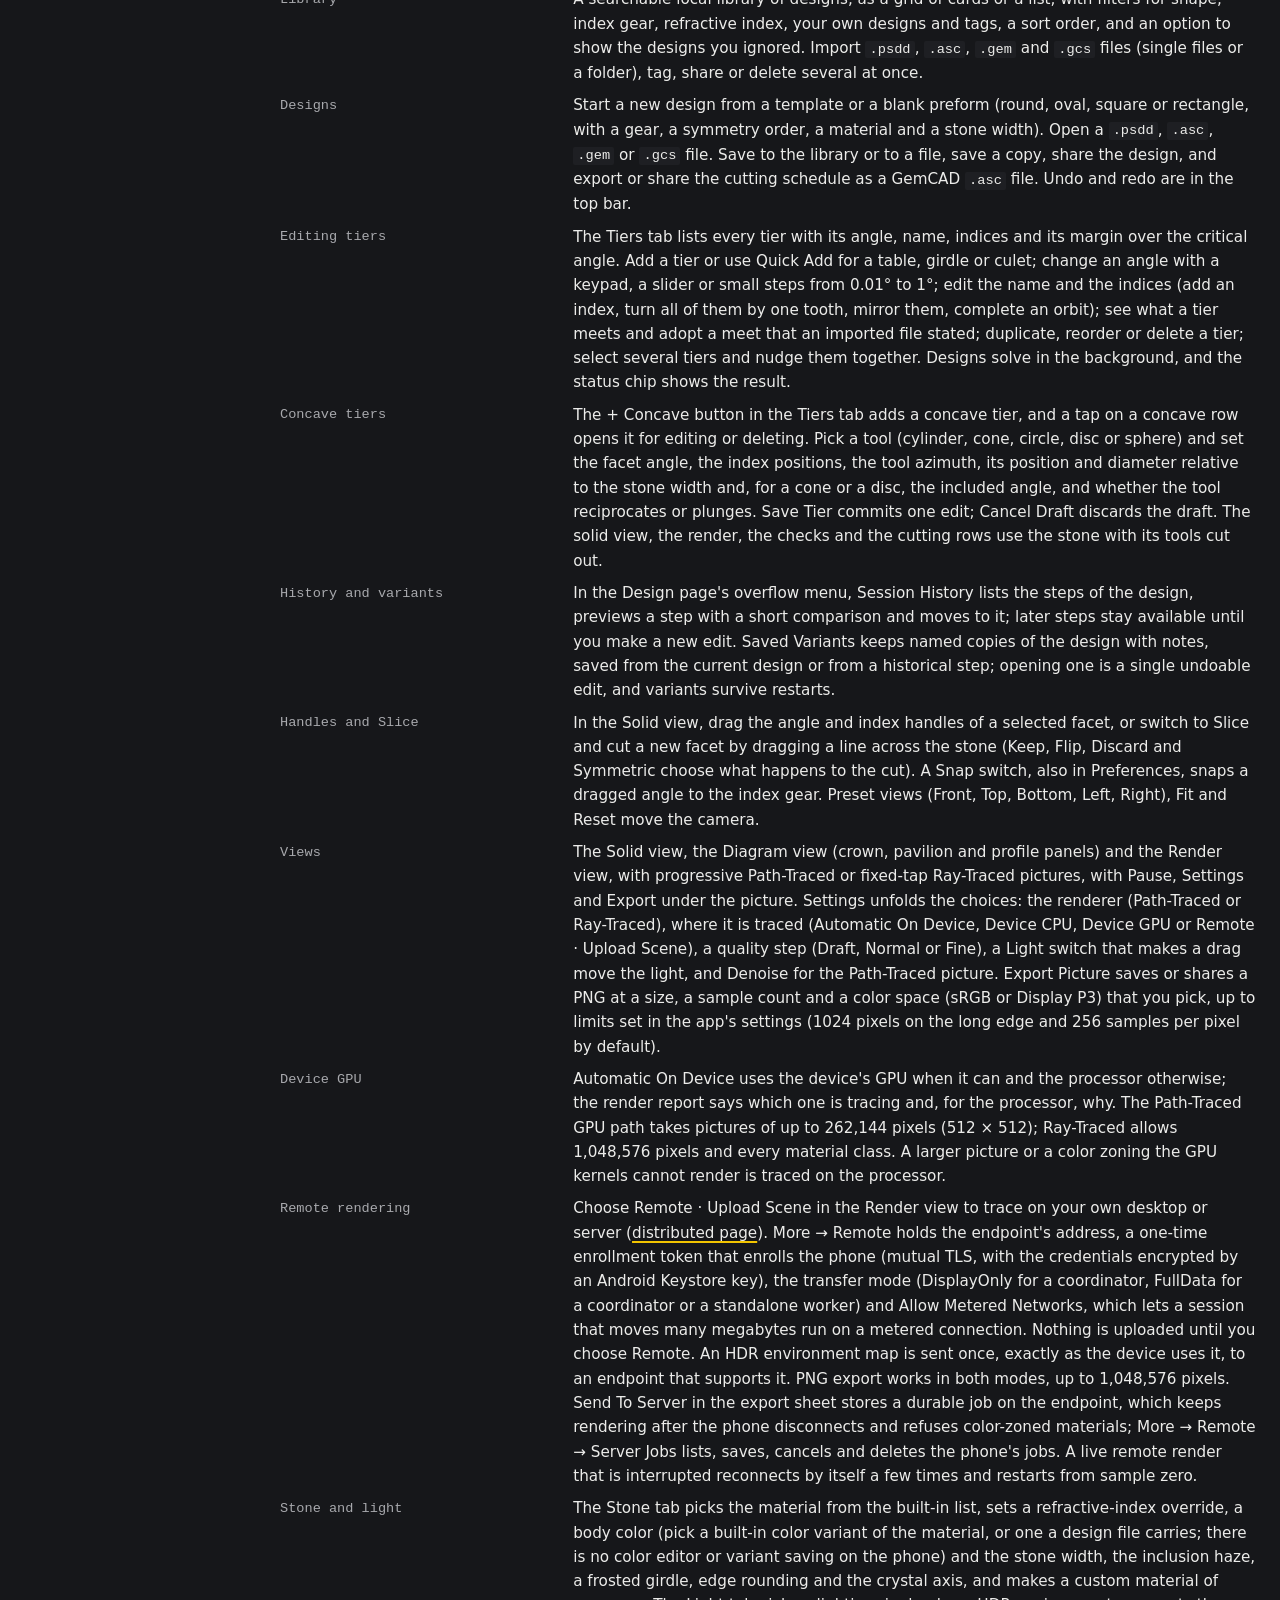
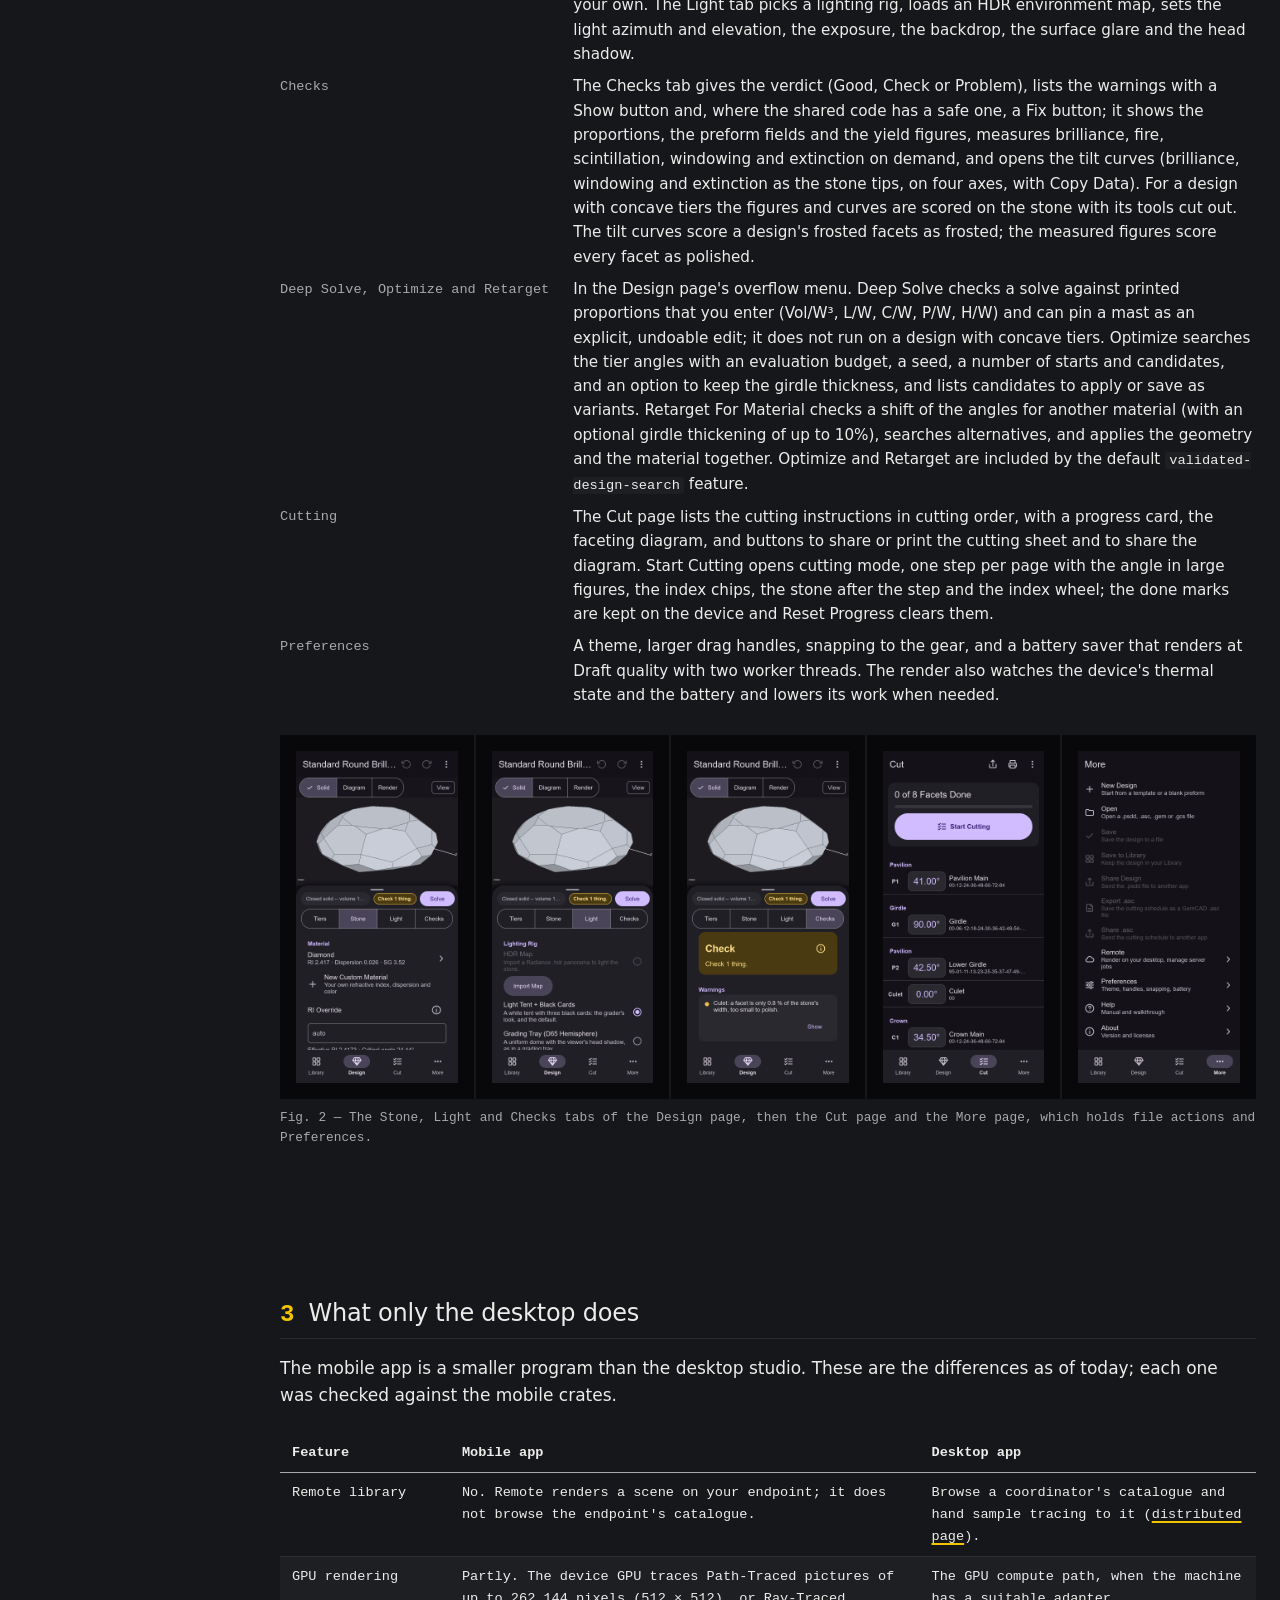
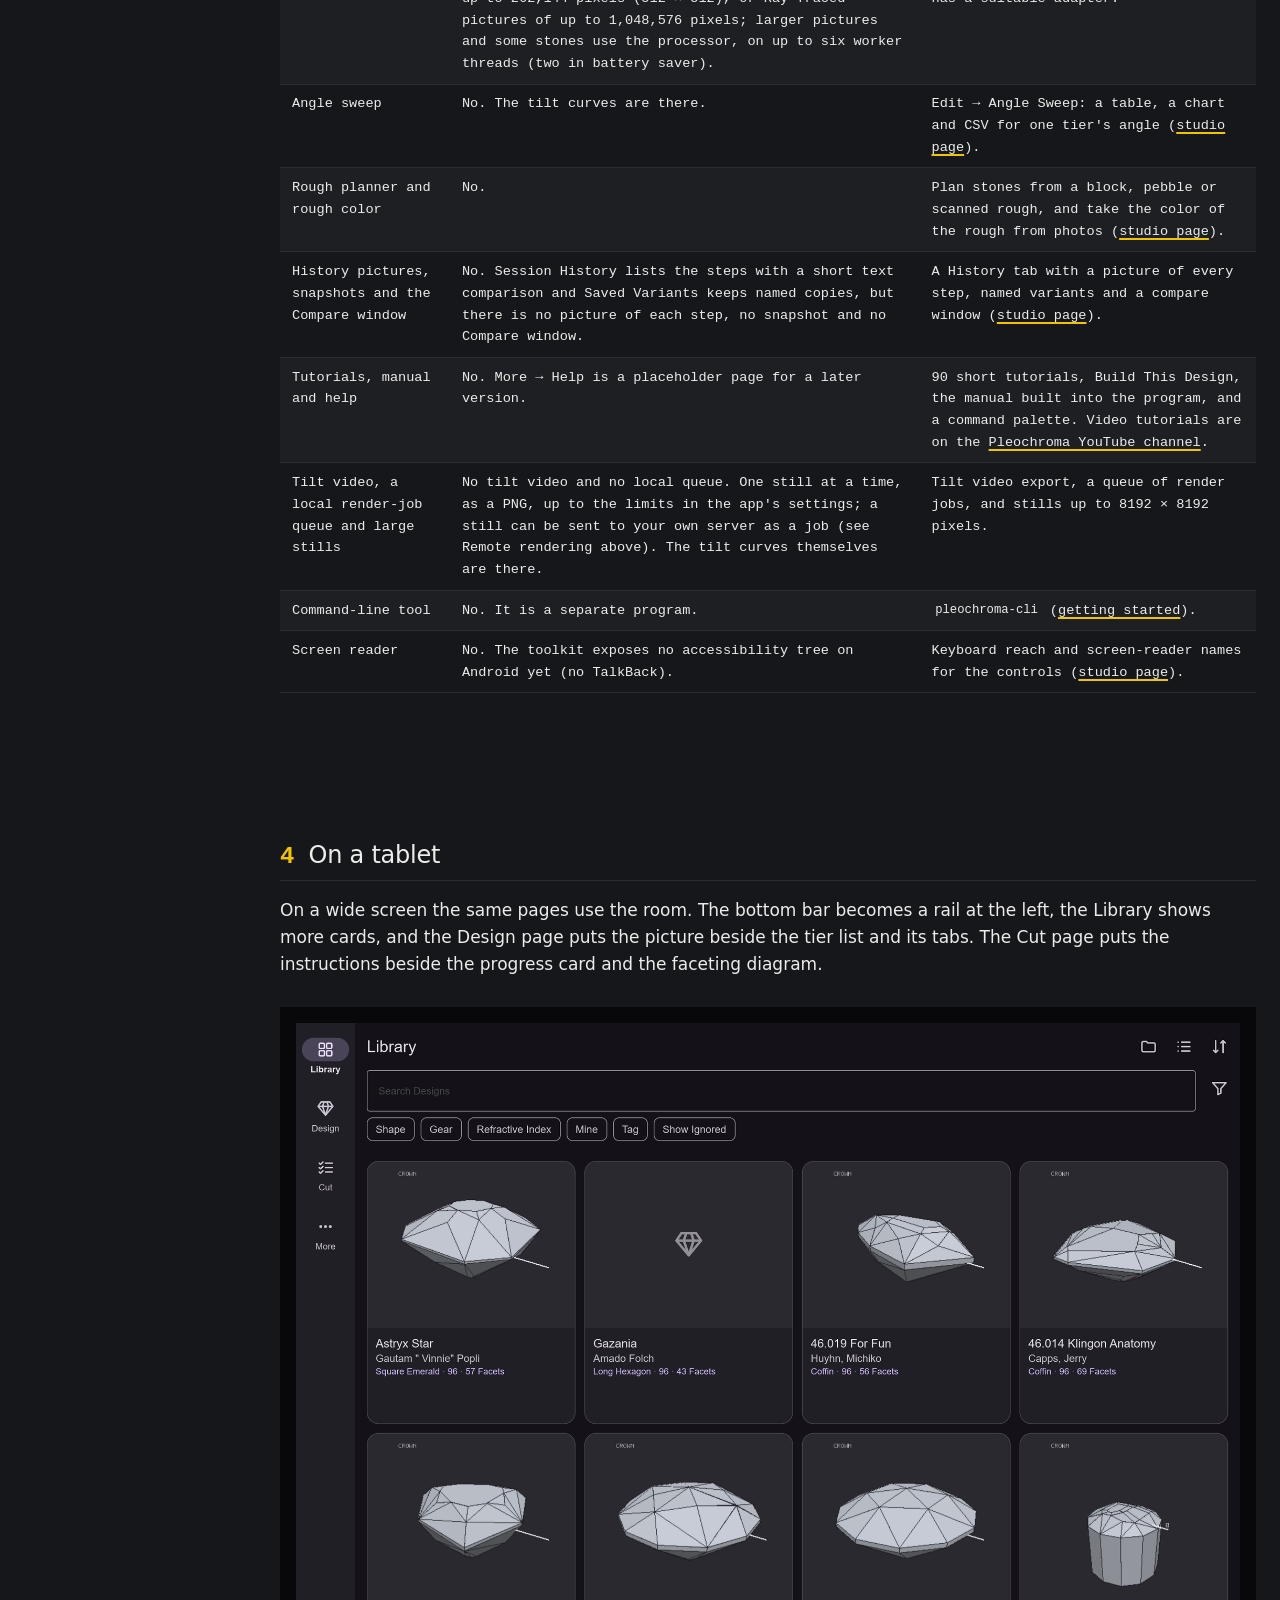
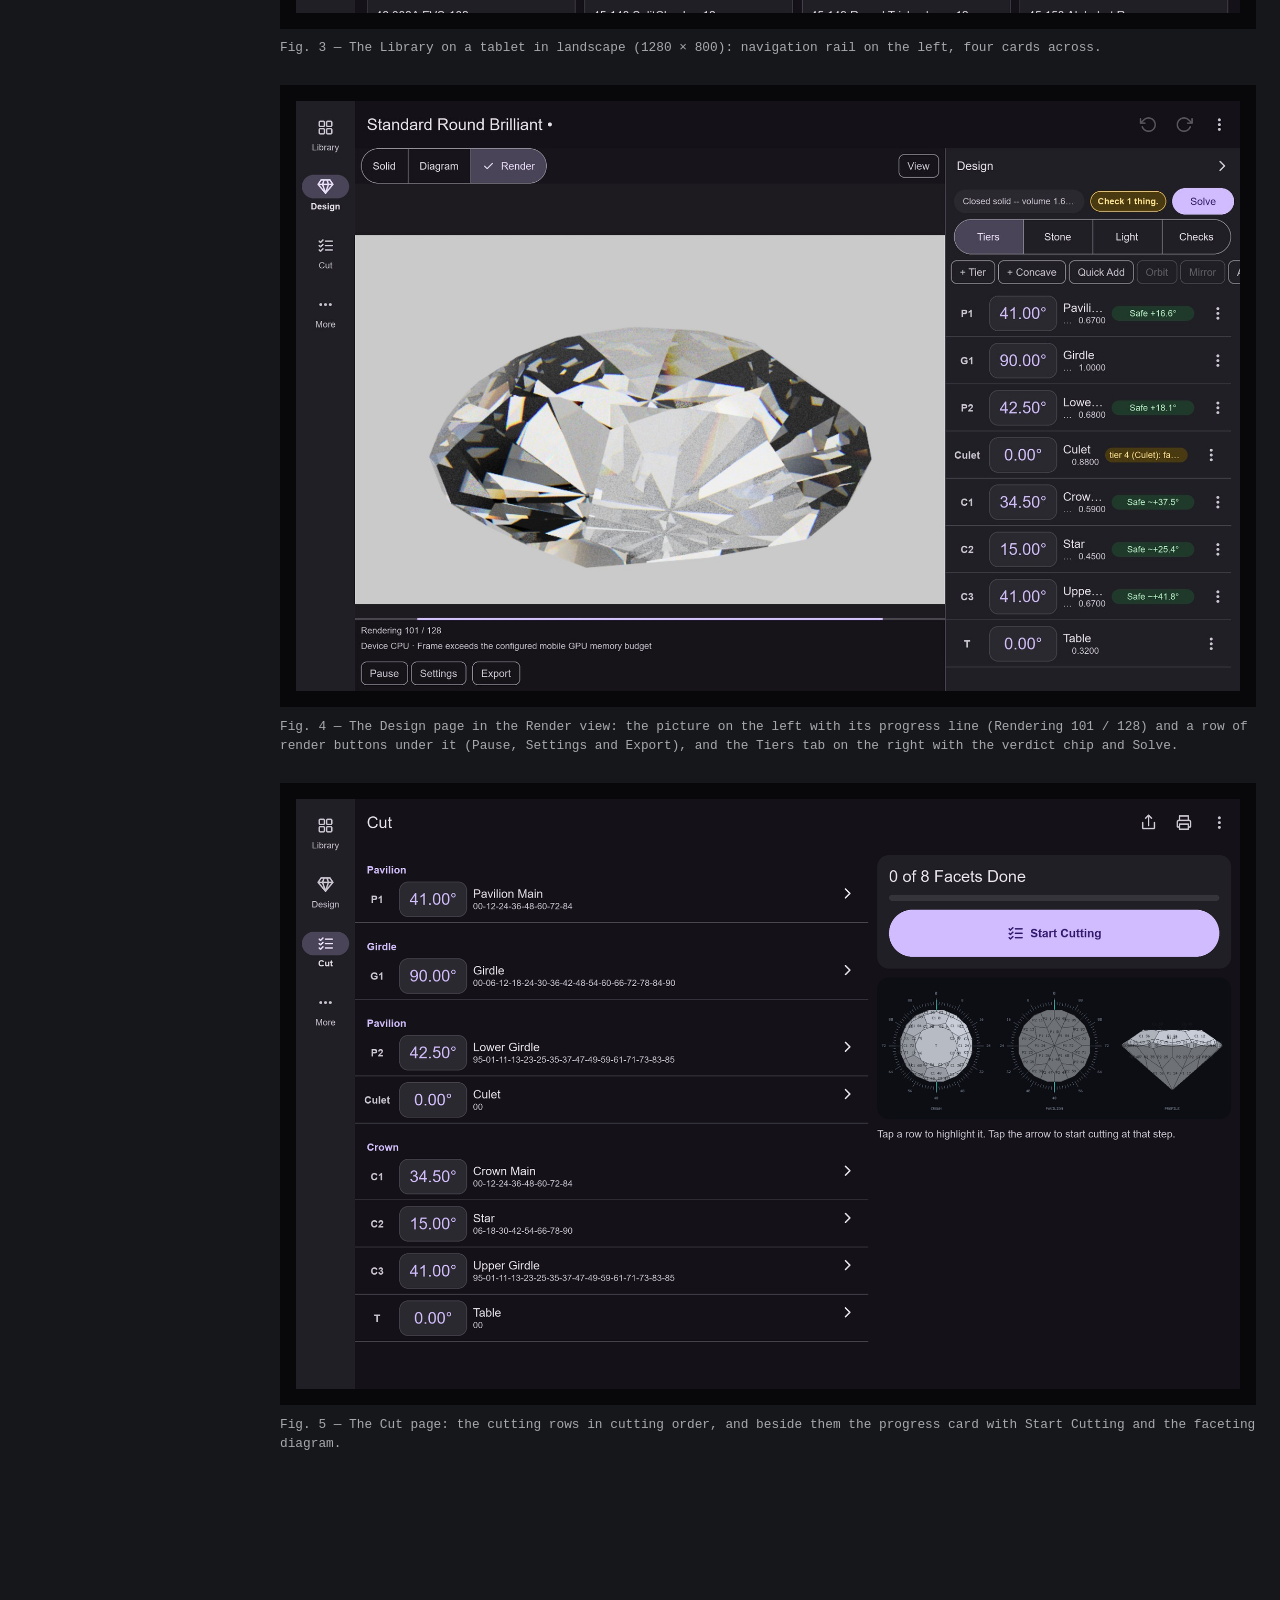
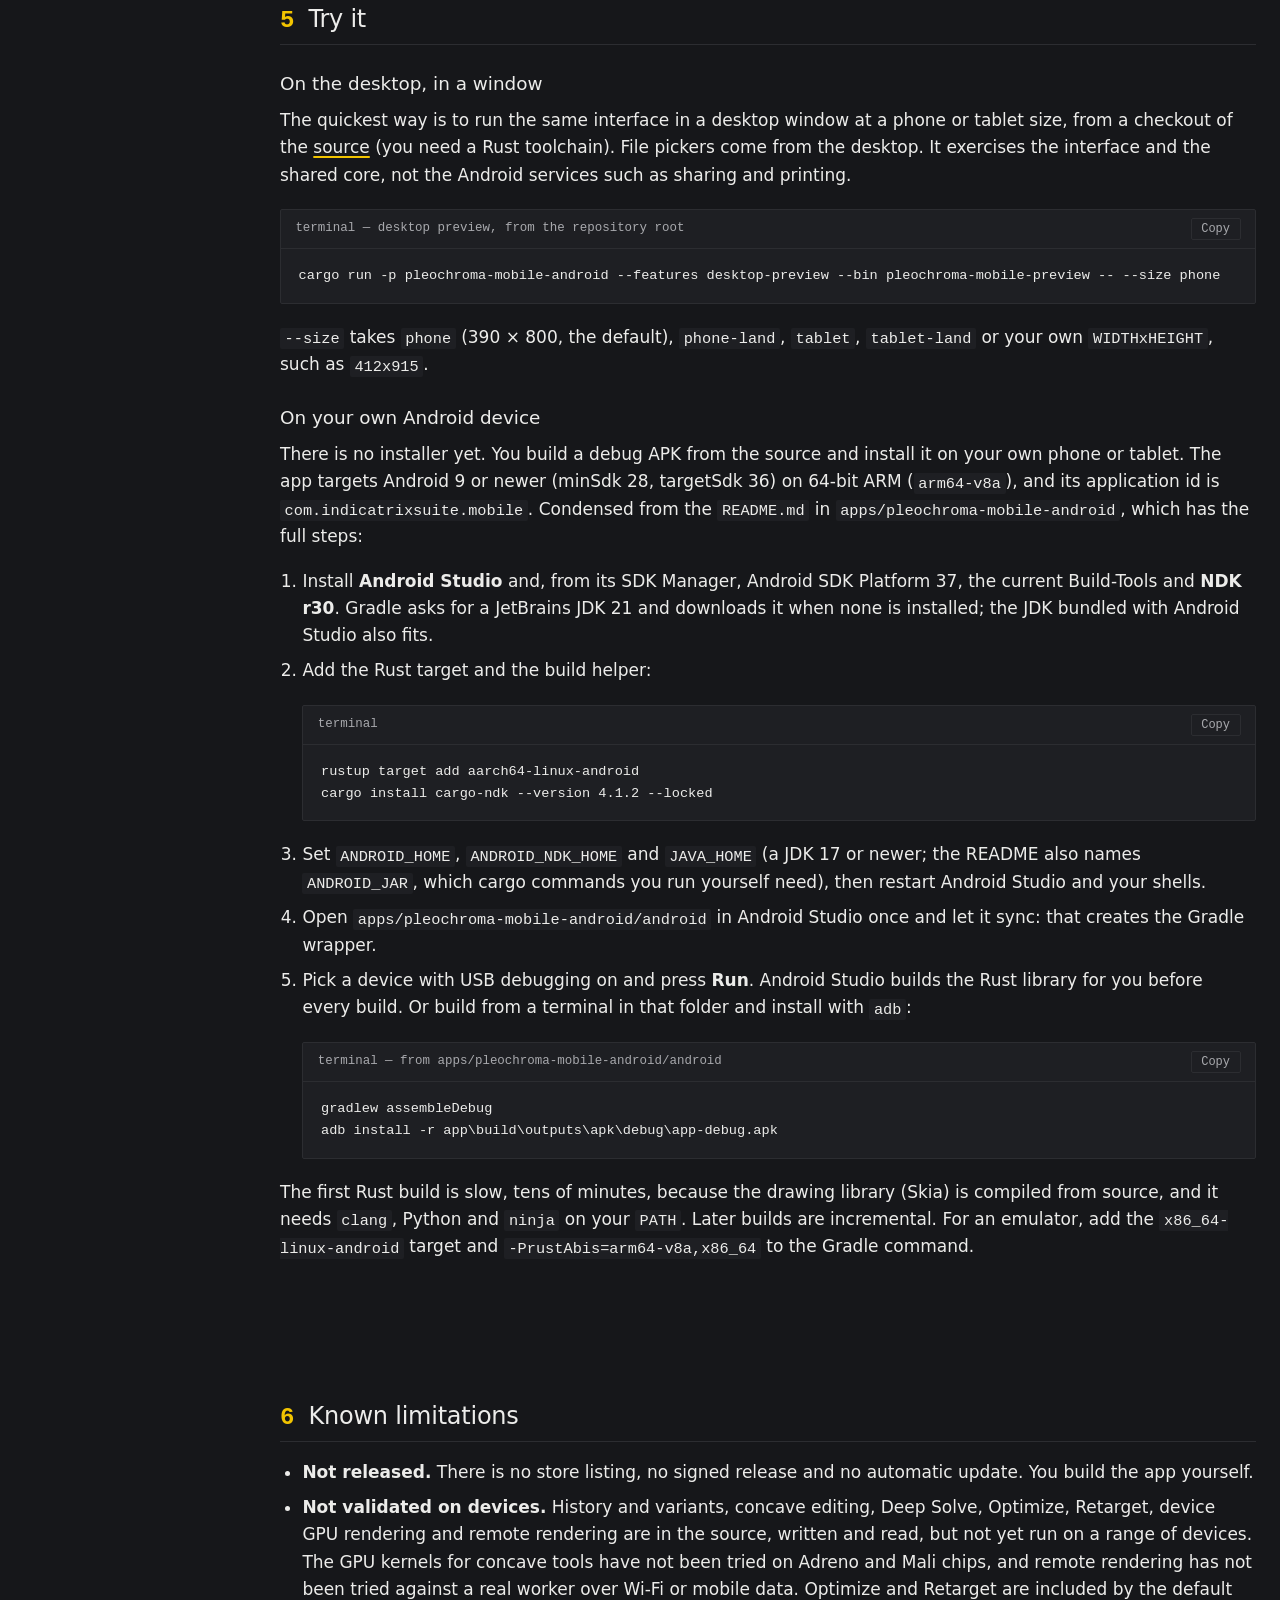
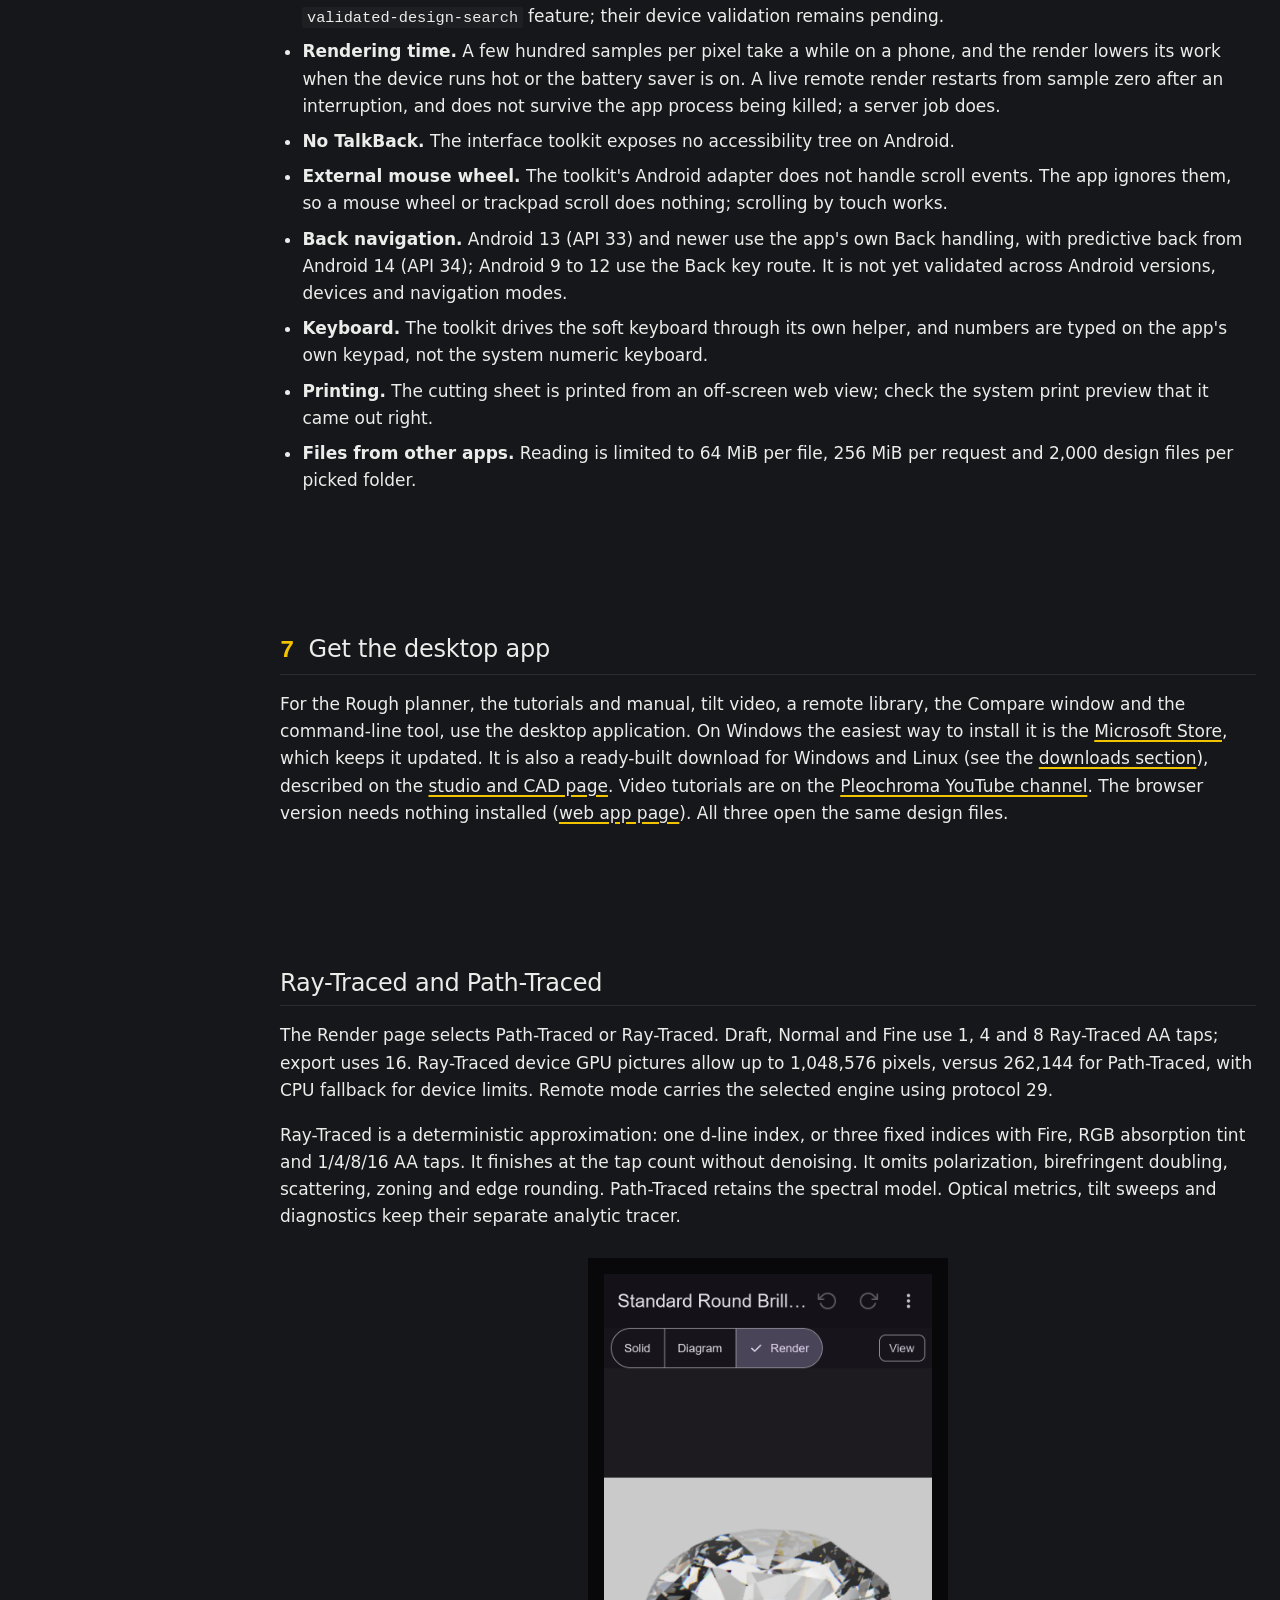
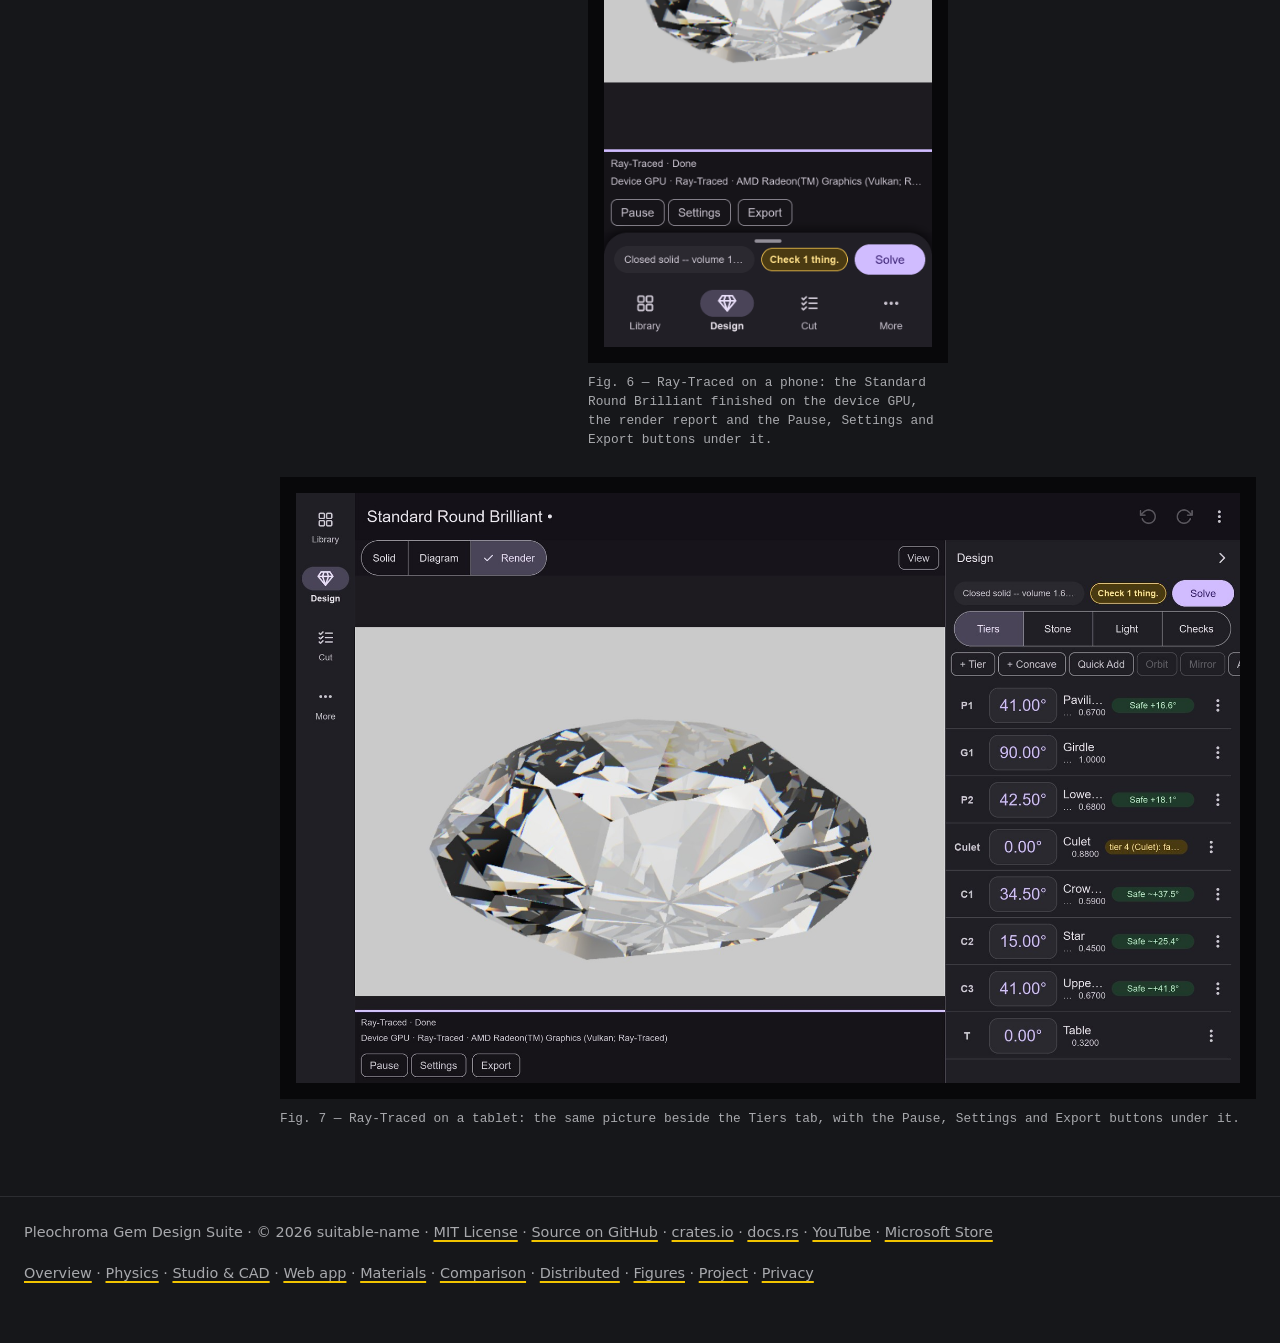
<file: mobile.html>
<!DOCTYPE html>
<html lang="en">
<head>
<meta charset="UTF-8">
<meta name="viewport" content="width=device-width, initial-scale=1.0">
<title>Pleochroma for Android — faceting on phone and tablet</title>
<meta name="description" content="Pleochroma for Android: a touch-first phone and tablet app with a design library, a faceting editor with concave tiers, solid, diagram and render views, remote rendering on your own server and a cutting mode.">
<!-- seo:start -->
<link rel="canonical" href="https://pleochroma.com/mobile.html">
<meta name="theme-color" content="#16171a">
<meta property="og:type" content="website">
<meta property="og:site_name" content="Pleochroma">
<meta property="og:title" content="Pleochroma for Android — faceting on phone and tablet">
<meta property="og:description" content="Pleochroma for Android: a touch-first phone and tablet app with a design library, a faceting editor with concave tiers, solid, diagram and render views, remote rendering on your own server and a cutting mode.">
<meta property="og:url" content="https://pleochroma.com/mobile.html">
<meta property="og:image" content="https://pleochroma.com/assets/images/fig_fvs_hero.jpg">
<meta property="og:image:width" content="1800">
<meta property="og:image:height" content="1200">
<meta property="og:image:alt" content="A long octagon sapphire rendered by Pleochroma&#x27;s spectral path tracer">
<meta name="twitter:card" content="summary_large_image">
<!-- seo:end -->
<link rel="icon" type="image/png" href="assets/images/icon.png">
<link rel="stylesheet" href="assets/css/style.css">
</head>
<body>

<header class="masthead">
  <div class="container">
    <a href="index.html" class="brand"><img src="assets/images/icon.png" width="24" height="24" alt="">Pleochroma</a>
    <nav>
      <a href="index.html">Overview</a>
      <a href="physics.html">Physics</a>
      <a href="editor.html">Studio &amp; CAD</a>
      <a href="web.html">Web app</a>
      <a href="mobile.html" aria-current="page">Mobile app</a>
      <a href="materials.html">Materials</a>
      <a href="comparison.html">Comparison</a>
      <a href="distributed.html">Distributed</a>
      <a href="gallery.html">Figures</a>
      <a href="project.html">Project</a>
    </nav>
    <a href="https://github.com/suitable-name/pleochroma" class="gh-link">GitHub</a>
  </div>
</header>

<main class="container">

  <div class="page-head">
    <span class="tag">Android application</span>
    <h1>Pleochroma on a phone or tablet</h1>
    <p class="subtitle">Browse a design library, edit and solve a faceting design, look at it as a solid, a diagram and a render, and follow the cutting instructions at the machine, all with touch.</p>
  </div>

  <div class="status">
    <span class="status-label">NOT IN THE APP STORES YET</span>
    <p>
      The Android app is not in an app store yet: there is no Google Play
      listing. You can try it today all the same. Build it and install it on
      your own Android phone or tablet (section 5), or run the same interface
      in a desktop window with one command, no device needed. It is built from
      source for now, and it is a smaller program than the desktop studio:
      section 3 lists what only the desktop does. Several newer features
      (history and variants, concave editing, Deep Solve, Optimize, Retarget,
      GPU rendering and remote rendering) are in the source but have not been
      validated on devices yet; section 6 has the details.
    </p>
  </div>

  <section id="what">
    <h2><span class="sec-num">1</span>What it is</h2>
    <p>
      The mobile app is Pleochroma with an interface made for fingers. It is a
      <a href="https://slint.dev">Slint</a> user interface
      (<code>apps/pleochroma-mobile-android</code>) over
      <code>pleochroma-mobile-core</code>, a core with no interface toolkit and
      no Android code in it. That core uses the same editor session, meet-point
      solver and spectral path tracer as the desktop studio and the
      <a href="web.html">web app</a>, so a design solves and renders the same
      way on all three, and the apps open the same files.
    </p>
    <p>
      The app has four places, in a bar at the bottom of a phone (a rail at the
      side of a tablet): <strong>Library</strong>, <strong>Design</strong>,
      <strong>Cut</strong> and <strong>More</strong>. It works on your own
      device. The designs, the library and the settings stay on it, and
      the render is traced on its processor or its graphics chip. A render
      goes to your own desktop or server only when you choose Remote.
    </p>
    <figure class="fig">
      <div class="fig-grid-auto" style="grid-template-columns: repeat(auto-fit, minmax(150px, 1fr))">
        <a href="assets/images/fig_mobile_phone_library.png"><img src="assets/images/fig_mobile_phone_library.png" width="780" height="1600" alt="The Library page on a phone: search field, filter chips and design cards" loading="lazy"></a>
        <a href="assets/images/fig_mobile_phone_design_solid.png"><img src="assets/images/fig_mobile_phone_design_solid.png" width="780" height="1600" alt="The Design page on a phone, Solid view" loading="lazy"></a>
        <a href="assets/images/fig_mobile_phone_design_diagram.png"><img src="assets/images/fig_mobile_phone_design_diagram.png" width="780" height="1600" alt="The Design page on a phone, Diagram view" loading="lazy"></a>
        <a href="assets/images/fig_mobile_phone_design_render.png"><img src="assets/images/fig_mobile_phone_design_render.png" width="780" height="1600" alt="The Design page on a phone, Render view" loading="lazy"></a>
        <a href="assets/images/fig_mobile_phone_tiers_sheet.png"><img src="assets/images/fig_mobile_phone_tiers_sheet.png" width="780" height="1600" alt="The Design page on a phone with the Tiers tab open under the Solid view" loading="lazy"></a>
      </div>
      <figcaption>Fig. 1 &mdash; The phone app, in reading order: the Library, the Design page in its Solid, Diagram and Render views, and the Tiers tab under the Solid view. Screenshots of the desktop preview at 390 &times; 800.</figcaption>
    </figure>
  </section>

  <section id="can">
    <h2><span class="sec-num">2</span>What it can do</h2>
    <dl class="deflist">
      <dt>Library</dt>
      <dd>A searchable local library of designs, as a grid of cards or a list, with filters for shape, index gear, refractive index, your own designs and tags, a sort order, and an option to show the designs you ignored. Import <code>.psdd</code>, <code>.asc</code>, <code>.gem</code> and <code>.gcs</code> files (single files or a folder), tag, share or delete several at once.</dd>

      <dt>Designs</dt>
      <dd>Start a new design from a template or a blank preform (round, oval, square or rectangle, with a gear, a symmetry order, a material and a stone width). Open a <code>.psdd</code>, <code>.asc</code>, <code>.gem</code> or <code>.gcs</code> file. Save to the library or to a file, save a copy, share the design, and export or share the cutting schedule as a GemCAD <code>.asc</code> file. Undo and redo are in the top bar.</dd>

      <dt>Editing tiers</dt>
      <dd>The Tiers tab lists every tier with its angle, name, indices and its margin over the critical angle. Add a tier or use Quick Add for a table, girdle or culet; change an angle with a keypad, a slider or small steps from 0.01&deg; to 1&deg;; edit the name and the indices (add an index, turn all of them by one tooth, mirror them, complete an orbit); see what a tier meets and adopt a meet that an imported file stated; duplicate, reorder or delete a tier; select several tiers and nudge them together. Designs solve in the background, and the status chip shows the result.</dd>

      <dt>Concave tiers</dt>
      <dd>The + Concave button in the Tiers tab adds a concave tier, and a tap on a concave row opens it for editing or deleting. Pick a tool (cylinder, cone, circle, disc or sphere) and set the facet angle, the index positions, the tool azimuth, its position and diameter relative to the stone width and, for a cone or a disc, the included angle, and whether the tool reciprocates or plunges. Save Tier commits one edit; Cancel Draft discards the draft. The solid view, the render, the checks and the cutting rows use the stone with its tools cut out.</dd>

      <dt>History and variants</dt>
      <dd>In the Design page's overflow menu, Session History lists the steps of the design, previews a step with a short comparison and moves to it; later steps stay available until you make a new edit. Saved Variants keeps named copies of the design with notes, saved from the current design or from a historical step; opening one is a single undoable edit, and variants survive restarts.</dd>

      <dt>Handles and Slice</dt>
      <dd>In the Solid view, drag the angle and index handles of a selected facet, or switch to Slice and cut a new facet by dragging a line across the stone (Keep, Flip, Discard and Symmetric choose what happens to the cut). A Snap switch, also in Preferences, snaps a dragged angle to the index gear. Preset views (Front, Top, Bottom, Left, Right), Fit and Reset move the camera.</dd>

      <dt>Views</dt>
      <dd>The Solid view, the Diagram view (crown, pavilion and profile panels) and the Render view, with progressive Path-Traced or fixed-tap Ray-Traced pictures, with Pause, Settings and Export under the picture. Settings unfolds the choices: the renderer (Path-Traced or Ray-Traced), where it is traced (Automatic On Device, Device CPU, Device GPU or Remote &middot; Upload Scene), a quality step (Draft, Normal or Fine), a Light switch that makes a drag move the light, and Denoise for the Path-Traced picture. Export Picture saves or shares a PNG at a size, a sample count and a color space (sRGB or Display P3) that you pick, up to limits set in the app's settings (1024 pixels on the long edge and 256 samples per pixel by default).</dd>

      <dt>Device GPU</dt>
      <dd>Automatic On Device uses the device's GPU when it can and the processor otherwise; the render report says which one is tracing and, for the processor, why. The Path-Traced GPU path takes pictures of up to 262,144 pixels (512 &times; 512); Ray-Traced allows 1,048,576 pixels and every material class. A larger picture or a color zoning the GPU kernels cannot render is traced on the processor.</dd>

      <dt>Remote rendering</dt>
      <dd>Choose Remote &middot; Upload Scene in the Render view to trace on your own desktop or server (<a href="distributed.html">distributed page</a>). More &rarr; Remote holds the endpoint's address, a one-time enrollment token that enrolls the phone (mutual TLS, with the credentials encrypted by an Android Keystore key), the transfer mode (DisplayOnly for a coordinator, FullData for a coordinator or a standalone worker) and Allow Metered Networks, which lets a session that moves many megabytes run on a metered connection. Nothing is uploaded until you choose Remote. An HDR environment map is sent once, exactly as the device uses it, to an endpoint that supports it. PNG export works in both modes, up to 1,048,576 pixels. Send To Server in the export sheet stores a durable job on the endpoint, which keeps rendering after the phone disconnects and refuses color-zoned materials; More &rarr; Remote &rarr; Server Jobs lists, saves, cancels and deletes the phone's jobs. A live remote render that is interrupted reconnects by itself a few times and restarts from sample zero.</dd>

      <dt>Stone and light</dt>
      <dd>The Stone tab picks the material from the built-in list, sets a refractive-index override, a body color (pick a built-in color variant of the material, or one a design file carries; there is no color editor or variant saving on the phone) and the stone width, the inclusion haze, a frosted girdle, edge rounding and the crystal axis, and makes a custom material of your own. The Light tab picks a lighting rig, loads an HDR environment map, sets the light azimuth and elevation, the exposure, the backdrop, the surface glare and the head shadow.</dd>

      <dt>Checks</dt>
      <dd>The Checks tab gives the verdict (Good, Check or Problem), lists the warnings with a Show button and, where the shared code has a safe one, a Fix button; it shows the proportions, the preform fields and the yield figures, measures brilliance, fire, scintillation, windowing and extinction on demand, and opens the tilt curves (brilliance, windowing and extinction as the stone tips, on four axes, with Copy Data). For a design with concave tiers the figures and curves are scored on the stone with its tools cut out. The tilt curves score a design's frosted facets as frosted; the measured figures score every facet as polished.</dd>

      <dt>Deep Solve, Optimize and Retarget</dt>
      <dd>In the Design page's overflow menu. Deep Solve checks a solve against printed proportions that you enter (Vol/W&sup3;, L/W, C/W, P/W, H/W) and can pin a mast as an explicit, undoable edit; it does not run on a design with concave tiers. Optimize searches the tier angles with an evaluation budget, a seed, a number of starts and candidates, and an option to keep the girdle thickness, and lists candidates to apply or save as variants. Retarget For Material checks a shift of the angles for another material (with an optional girdle thickening of up to 10%), searches alternatives, and applies the geometry and the material together. Optimize and Retarget are included by the default <code>validated-design-search</code> feature.</dd>

      <dt>Cutting</dt>
      <dd>The Cut page lists the cutting instructions in cutting order, with a progress card, the faceting diagram, and buttons to share or print the cutting sheet and to share the diagram. Start Cutting opens cutting mode, one step per page with the angle in large figures, the index chips, the stone after the step and the index wheel; the done marks are kept on the device and Reset Progress clears them.</dd>

      <dt>Preferences</dt>
      <dd>A theme, larger drag handles, snapping to the gear, and a battery saver that renders at Draft quality with two worker threads. The render also watches the device's thermal state and the battery and lowers its work when needed.</dd>
    </dl>
    <figure class="fig">
      <div class="fig-grid-auto" style="grid-template-columns: repeat(auto-fit, minmax(150px, 1fr))">
        <a href="assets/images/fig_mobile_phone_stone.png"><img src="assets/images/fig_mobile_phone_stone.png" width="780" height="1600" alt="The Stone tab on a phone" loading="lazy"></a>
        <a href="assets/images/fig_mobile_phone_light.png"><img src="assets/images/fig_mobile_phone_light.png" width="780" height="1600" alt="The Light tab on a phone" loading="lazy"></a>
        <a href="assets/images/fig_mobile_phone_checks.png"><img src="assets/images/fig_mobile_phone_checks.png" width="780" height="1600" alt="The Checks tab on a phone with a verdict and a warning" loading="lazy"></a>
        <a href="assets/images/fig_mobile_phone_cut.png"><img src="assets/images/fig_mobile_phone_cut.png" width="780" height="1600" alt="The Cut page on a phone" loading="lazy"></a>
        <a href="assets/images/fig_mobile_phone_more.png"><img src="assets/images/fig_mobile_phone_more.png" width="780" height="1600" alt="The More page on a phone" loading="lazy"></a>
      </div>
      <figcaption>Fig. 2 &mdash; The Stone, Light and Checks tabs of the Design page, then the Cut page and the More page, which holds file actions and Preferences.</figcaption>
    </figure>
  </section>

  <section id="cannot">
    <h2><span class="sec-num">3</span>What only the desktop does</h2>
    <p>
      The mobile app is a smaller program than the desktop studio. These are the
      differences as of today; each one was checked against the mobile crates.
    </p>
    <table>
      <thead>
        <tr><th>Feature</th><th>Mobile app</th><th>Desktop app</th></tr>
      </thead>
      <tbody>
        <tr>
          <td>Remote library</td>
          <td>No. Remote renders a scene on your endpoint; it does not browse the endpoint's catalogue.</td>
          <td>Browse a coordinator's catalogue and hand sample tracing to it (<a href="distributed.html">distributed page</a>).</td>
        </tr>
        <tr>
          <td>GPU rendering</td>
          <td>Partly. The device GPU traces Path-Traced pictures of up to 262,144 pixels (512 &times; 512), or Ray-Traced pictures of up to 1,048,576 pixels; larger pictures and some stones use the processor, on up to six worker threads (two in battery saver).</td>
          <td>The GPU compute path, when the machine has a suitable adapter.</td>
        </tr>
        <tr>
          <td>Angle sweep</td>
          <td>No. The tilt curves are there.</td>
          <td>Edit &rarr; Angle Sweep: a table, a chart and CSV for one tier's angle (<a href="editor.html#preforms-optimizer">studio page</a>).</td>
        </tr>
        <tr>
          <td>Rough planner and rough color</td>
          <td>No.</td>
          <td>Plan stones from a block, pebble or scanned rough, and take the color of the rough from photos (<a href="editor.html#rough-planner">studio page</a>).</td>
        </tr>
        <tr>
          <td>History pictures, snapshots and the Compare window</td>
          <td>No. Session History lists the steps with a short text comparison and Saved Variants keeps named copies, but there is no picture of each step, no snapshot and no Compare window.</td>
          <td>A History tab with a picture of every step, named variants and a compare window (<a href="editor.html#history-variants">studio page</a>).</td>
        </tr>
        <tr>
          <td>Tutorials, manual and help</td>
          <td>No. More &rarr; Help is a placeholder page for a later version.</td>
          <td>90 short tutorials, Build This Design, the manual built into the program, and a command palette. Video tutorials are on the <a href="https://www.youtube.com/@Pleochroma">Pleochroma YouTube channel</a>.</td>
        </tr>
        <tr>
          <td>Tilt video, a local render-job queue and large stills</td>
          <td>No tilt video and no local queue. One still at a time, as a PNG, up to the limits in the app's settings; a still can be sent to your own server as a job (see Remote rendering above). The tilt curves themselves are there.</td>
          <td>Tilt video export, a queue of render jobs, and stills up to 8192 &times; 8192 pixels.</td>
        </tr>
        <tr>
          <td>Command-line tool</td>
          <td>No. It is a separate program.</td>
          <td><code>pleochroma-cli</code> (<a href="index.html#getting-started">getting started</a>).</td>
        </tr>
        <tr>
          <td>Screen reader</td>
          <td>No. The toolkit exposes no accessibility tree on Android yet (no TalkBack).</td>
          <td>Keyboard reach and screen-reader names for the controls (<a href="editor.html#interface">studio page</a>).</td>
        </tr>
      </tbody>
    </table>
  </section>

  <section id="tablet">
    <h2><span class="sec-num">4</span>On a tablet</h2>
    <p>
      On a wide screen the same pages use the room. The bottom bar becomes a
      rail at the left, the Library shows more cards, and the Design page puts
      the picture beside the tier list and its tabs. The Cut page puts the
      instructions beside the progress card and the faceting diagram.
    </p>
    <figure class="fig">
      <a href="assets/images/fig_mobile_tablet_library.png">
        <img src="assets/images/fig_mobile_tablet_library.png" width="1800" height="1125" alt="The Library on a tablet in landscape" loading="lazy">
      </a>
      <figcaption>Fig. 3 &mdash; The Library on a tablet in landscape (1280 &times; 800): navigation rail on the left, four cards across.</figcaption>
    </figure>
    <figure class="fig">
      <a href="assets/images/fig_mobile_tablet_design_render.jpg">
        <img src="assets/images/fig_mobile_tablet_design_render.jpg" width="1800" height="1125" alt="The Design page on a tablet, Render view beside the tier list" loading="lazy">
      </a>
      <figcaption>Fig. 4 &mdash; The Design page in the Render view: the picture on the left with its progress line (Rendering 101 / 128) and a row of render buttons under it (Pause, Settings and Export), and the Tiers tab on the right with the verdict chip and Solve.</figcaption>
    </figure>
    <figure class="fig">
      <a href="assets/images/fig_mobile_tablet_cut.png">
        <img src="assets/images/fig_mobile_tablet_cut.png" width="1800" height="1125" alt="The Cut page on a tablet" loading="lazy">
      </a>
      <figcaption>Fig. 5 &mdash; The Cut page: the cutting rows in cutting order, and beside them the progress card with Start Cutting and the faceting diagram.</figcaption>
    </figure>
  </section>

  <section id="try">
    <h2><span class="sec-num">5</span>Try it</h2>
    <h3>On the desktop, in a window</h3>
    <p>
      The quickest way is to run the same interface in a desktop window at a
      phone or tablet size, from a checkout of the
      <a href="https://github.com/suitable-name/pleochroma">source</a> (you need a
      Rust toolchain). File pickers come from the desktop. It exercises the
      interface and the shared core, not the Android services such as sharing
      and printing.
    </p>
    <div class="code-block">
      <div class="code-block-head"><span>terminal &mdash; desktop preview, from the repository root</span><button class="copy-btn">Copy</button></div>
      <pre><code>cargo run -p pleochroma-mobile-android --features desktop-preview --bin pleochroma-mobile-preview -- --size phone</code></pre>
    </div>
    <p>
      <code>--size</code> takes <code>phone</code> (390 &times; 800, the default),
      <code>phone-land</code>, <code>tablet</code>, <code>tablet-land</code> or
      your own <code>WIDTHxHEIGHT</code>, such as <code>412x915</code>.
    </p>
    <h3>On your own Android device</h3>
    <p>
      There is no installer yet. You build a debug APK from the source and
      install it on your own phone or tablet. The app targets Android 9 or newer
      (minSdk 28, targetSdk 36) on 64-bit ARM (<code>arm64-v8a</code>), and its
      application id is <code>com.indicatrixsuite.mobile</code>. Condensed from
      the <code>README.md</code> in <code>apps/pleochroma-mobile-android</code>, which has the full
      steps:
    </p>
    <ol>
      <li>Install <strong>Android Studio</strong> and, from its SDK Manager, Android SDK Platform 37, the current Build-Tools and <strong>NDK r30</strong>. Gradle asks for a JetBrains JDK 21 and downloads it when none is installed; the JDK bundled with Android Studio also fits.</li>
      <li>Add the Rust target and the build helper:
        <div class="code-block">
          <div class="code-block-head"><span>terminal</span><button class="copy-btn">Copy</button></div>
          <pre><code>rustup target add aarch64-linux-android
cargo install cargo-ndk --version 4.1.2 --locked</code></pre>
        </div>
      </li>
      <li>Set <code>ANDROID_HOME</code>, <code>ANDROID_NDK_HOME</code> and <code>JAVA_HOME</code> (a JDK 17 or newer; the README also names <code>ANDROID_JAR</code>, which cargo commands you run yourself need), then restart Android Studio and your shells.</li>
      <li>Open <code>apps/pleochroma-mobile-android/android</code> in Android Studio once and let it sync: that creates the Gradle wrapper.</li>
      <li>Pick a device with USB debugging on and press <strong>Run</strong>. Android Studio builds the Rust library for you before every build. Or build from a terminal in that folder and install with <code>adb</code>:
        <div class="code-block">
          <div class="code-block-head"><span>terminal &mdash; from apps/pleochroma-mobile-android/android</span><button class="copy-btn">Copy</button></div>
          <pre><code>gradlew assembleDebug
adb install -r app\build\outputs\apk\debug\app-debug.apk</code></pre>
        </div>
      </li>
    </ol>
    <p>
      The first Rust build is slow, tens of minutes, because the drawing library
      (Skia) is compiled from source, and it needs <code>clang</code>, Python
      and <code>ninja</code> on your <code>PATH</code>. Later builds are
      incremental. For an emulator, add the <code>x86_64-linux-android</code>
      target and <code>-PrustAbis=arm64-v8a,x86_64</code> to the Gradle command.
    </p>
  </section>

  <section id="limits">
    <h2><span class="sec-num">6</span>Known limitations</h2>
    <ul>
      <li><strong>Not released.</strong> There is no store listing, no signed release and no automatic update. You build the app yourself.</li>
      <li><strong>Not validated on devices.</strong> History and variants, concave editing, Deep Solve, Optimize, Retarget, device GPU rendering and remote rendering are in the source, written and read, but not yet run on a range of devices. The GPU kernels for concave tools have not been tried on Adreno and Mali chips, and remote rendering has not been tried against a real worker over Wi-Fi or mobile data. Optimize and Retarget are included by the default <code>validated-design-search</code> feature; their device validation remains pending.</li>
      <li><strong>Rendering time.</strong> A few hundred samples per pixel take a while on a phone, and the render lowers its work when the device runs hot or the battery saver is on. A live remote render restarts from sample zero after an interruption, and does not survive the app process being killed; a server job does.</li>
      <li><strong>No TalkBack.</strong> The interface toolkit exposes no accessibility tree on Android.</li>
      <li><strong>External mouse wheel.</strong> The toolkit's Android adapter does not handle scroll events. The app ignores them, so a mouse wheel or trackpad scroll does nothing; scrolling by touch works.</li>
      <li><strong>Back navigation.</strong> Android 13 (API 33) and newer use the app's own Back handling, with predictive back from Android 14 (API 34); Android 9 to 12 use the Back key route. It is not yet validated across Android versions, devices and navigation modes.</li>
      <li><strong>Keyboard.</strong> The toolkit drives the soft keyboard through its own helper, and numbers are typed on the app's own keypad, not the system numeric keyboard.</li>
      <li><strong>Printing.</strong> The cutting sheet is printed from an off-screen web view; check the system print preview that it came out right.</li>
      <li><strong>Files from other apps.</strong> Reading is limited to 64 MiB per file, 256 MiB per request and 2,000 design files per picked folder.</li>
    </ul>
  </section>

  <section id="desktop">
    <h2><span class="sec-num">7</span>Get the desktop app</h2>
    <p>
      For the Rough planner, the tutorials and manual, tilt video, a remote
      library, the Compare window and the command-line tool, use the desktop
      application. On Windows the easiest way to install it is the
      <a href="https://apps.microsoft.com/store/detail/9PF7KR401SNC">Microsoft Store</a>,
      which keeps it updated. It is also a ready-built download for Windows and
      Linux (see the <a href="index.html#downloads">downloads section</a>),
      described on the <a href="editor.html">studio and CAD page</a>. Video
      tutorials are on the
      <a href="https://www.youtube.com/@Pleochroma">Pleochroma YouTube channel</a>.
      The browser version needs nothing installed
      (<a href="web.html">web app page</a>). All three open the same design
      files.
    </p>
  </section>

  <section id="ray-traced-update">
    <h2>Ray-Traced and Path-Traced</h2>
    <p>The Render page selects Path-Traced or Ray-Traced. Draft, Normal and Fine use 1, 4 and 8 Ray-Traced AA taps; export uses 16. Ray-Traced device GPU pictures allow up to 1,048,576 pixels, versus 262,144 for Path-Traced, with CPU fallback for device limits. Remote mode carries the selected engine using protocol 29.</p>
    <p>Ray-Traced is a deterministic approximation: one d-line index, or three fixed indices with Fire, RGB absorption tint and 1/4/8/16 AA taps. It finishes at the tap count without denoising. It omits polarization, birefringent doubling, scattering, zoning and edge rounding. Path-Traced retains the spectral model. Optical metrics, tilt sweeps and diagnostics keep their separate analytic tracer.</p>
    <figure class="fig fig-portrait" style="--fig-max: 360px">
      <a href="assets/images/fig_mobile_phone_design_ray.png"><img src="assets/images/fig_mobile_phone_design_ray.png" width="780" height="1600" alt="The Design page on a phone, Render view with a Ray-Traced picture" loading="lazy"></a>
      <figcaption>Fig. 6 &mdash; Ray-Traced on a phone: the Standard Round Brilliant finished on the device GPU, the render report and the Pause, Settings and Export buttons under it.</figcaption>
    </figure>
    <figure class="fig">
      <a href="assets/images/fig_mobile_tablet_design_ray.jpg"><img src="assets/images/fig_mobile_tablet_design_ray.jpg" width="1800" height="1125" alt="The Design page on a tablet, Render view with a Ray-Traced picture beside the tier list" loading="lazy"></a>
      <figcaption>Fig. 7 &mdash; Ray-Traced on a tablet: the same picture beside the Tiers tab, with the Pause, Settings and Export buttons under it.</figcaption>
    </figure>
  </section>

</main>

<footer>
  <div class="container">
    <p>Pleochroma Gem Design Suite · &copy; 2026 suitable-name · <a href="https://github.com/suitable-name/pleochroma/blob/main/LICENSE">MIT License</a> · <a href="https://github.com/suitable-name/pleochroma">Source on GitHub</a> · <a href="https://crates.io/crates/pleochroma">crates.io</a> · <a href="https://docs.rs/pleochroma">docs.rs</a> · <a href="https://www.youtube.com/@Pleochroma">YouTube</a> · <a href="https://apps.microsoft.com/store/detail/9PF7KR401SNC">Microsoft Store</a></p>
    <p><a href="index.html">Overview</a> · <a href="physics.html">Physics</a> · <a href="editor.html">Studio &amp; CAD</a> · <a href="web.html">Web app</a> · <a href="materials.html">Materials</a> · <a href="comparison.html">Comparison</a> · <a href="distributed.html">Distributed</a> · <a href="gallery.html">Figures</a> · <a href="project.html">Project</a> · <a href="privacy.html">Privacy</a></p>
  </div>
</footer>

<script src="assets/js/main.js"></script>
</body>
</html>
</file>
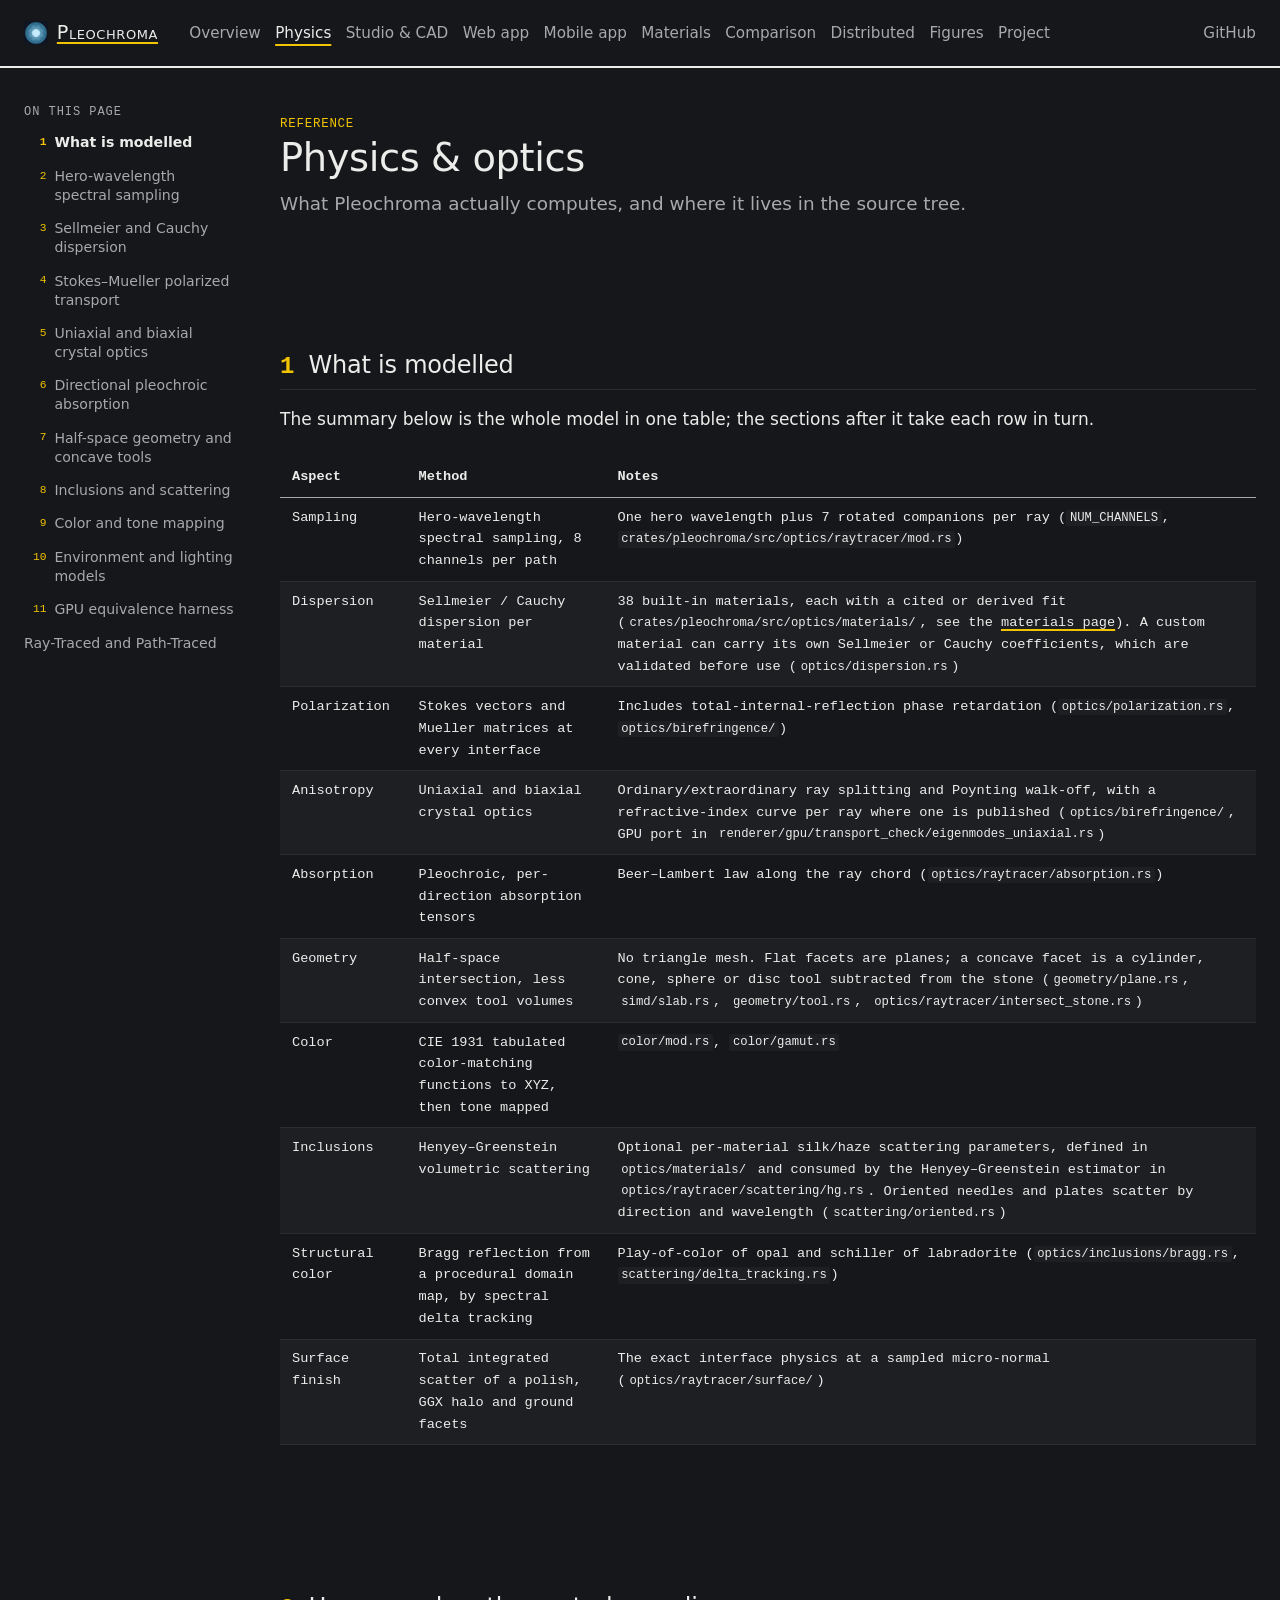
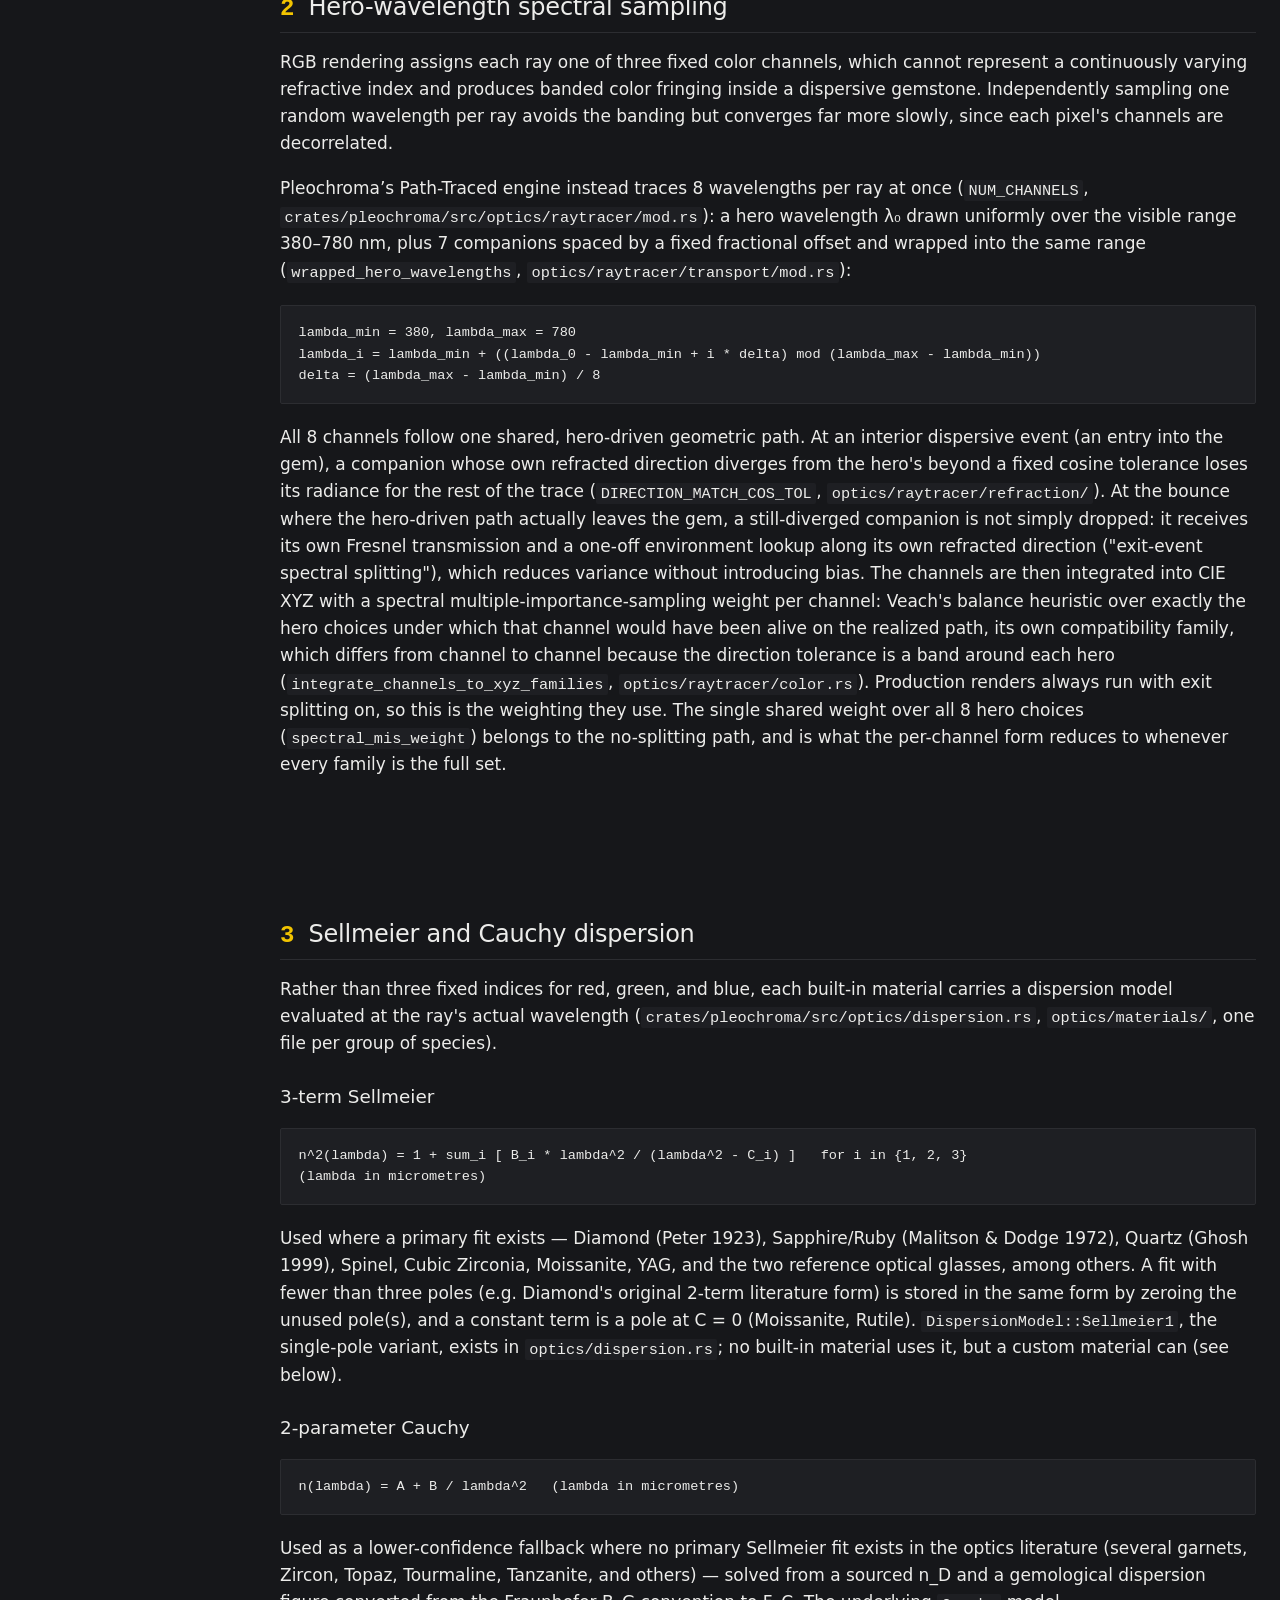
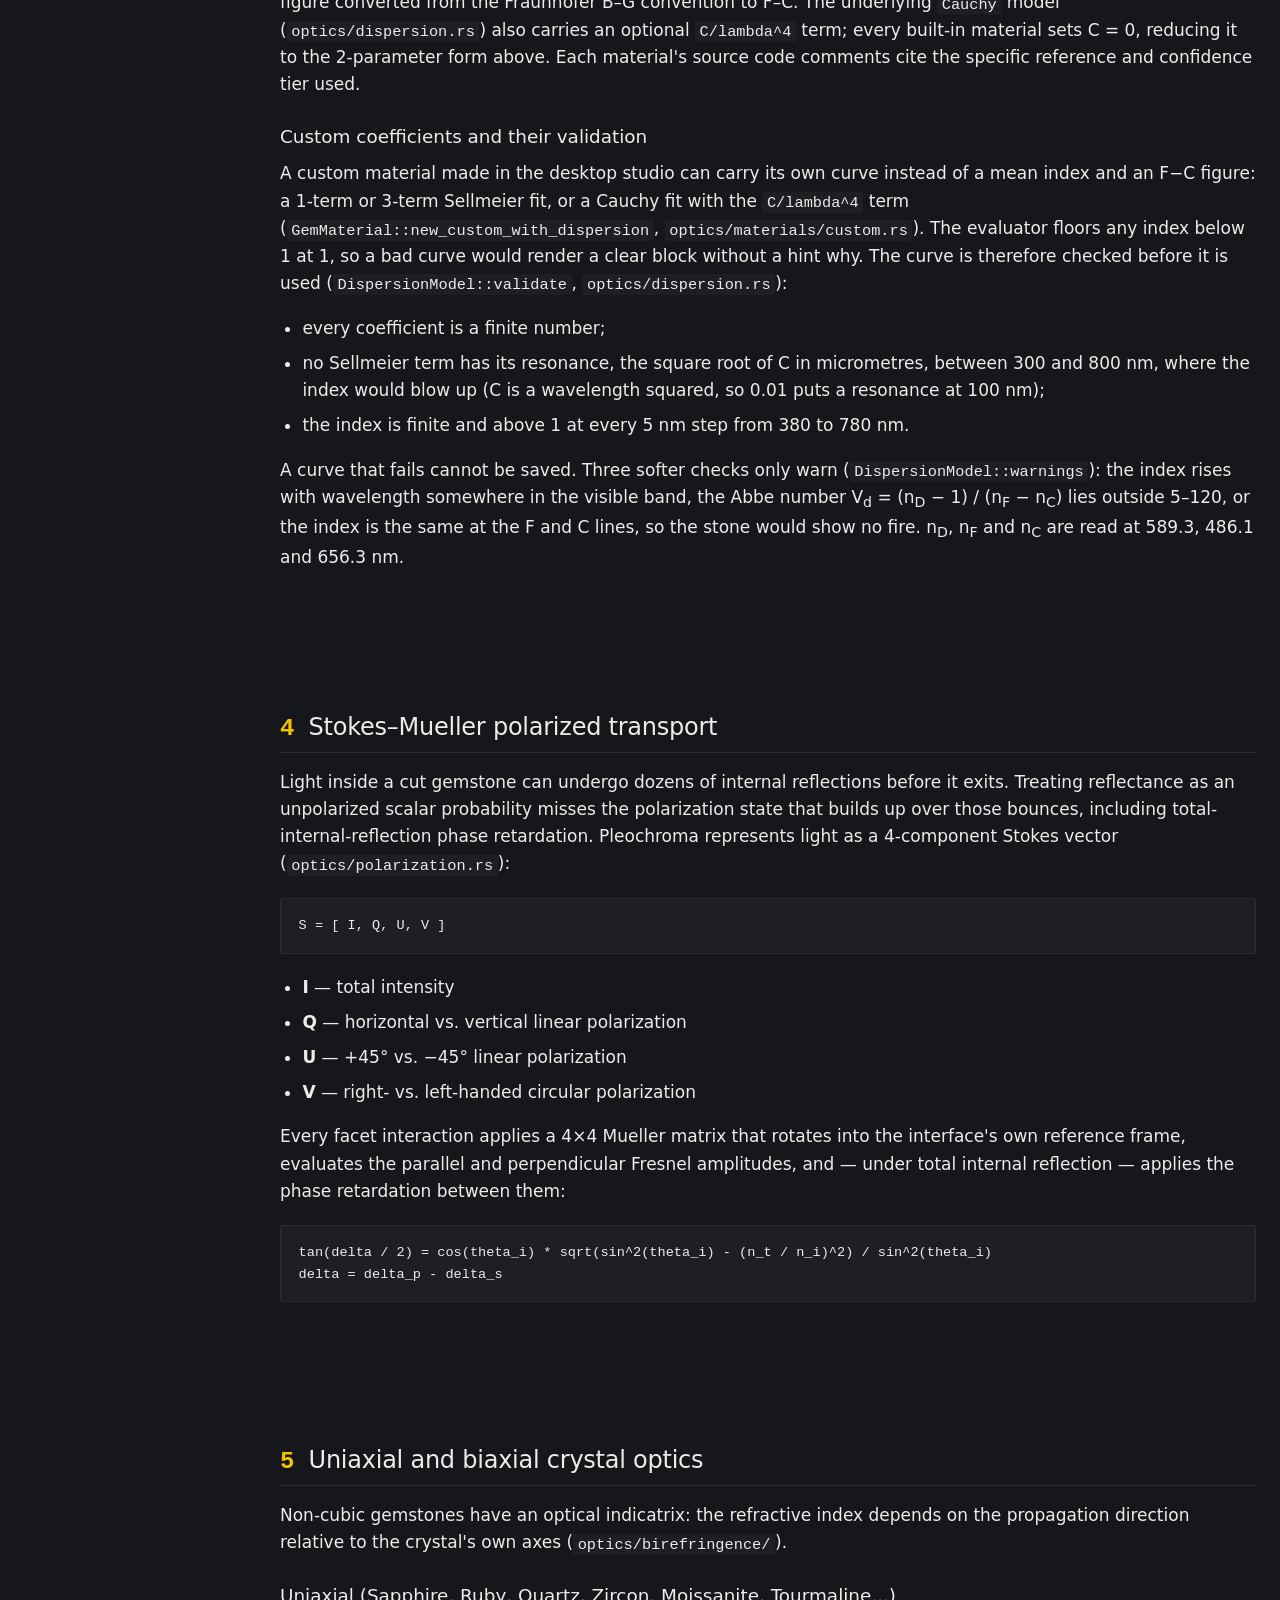
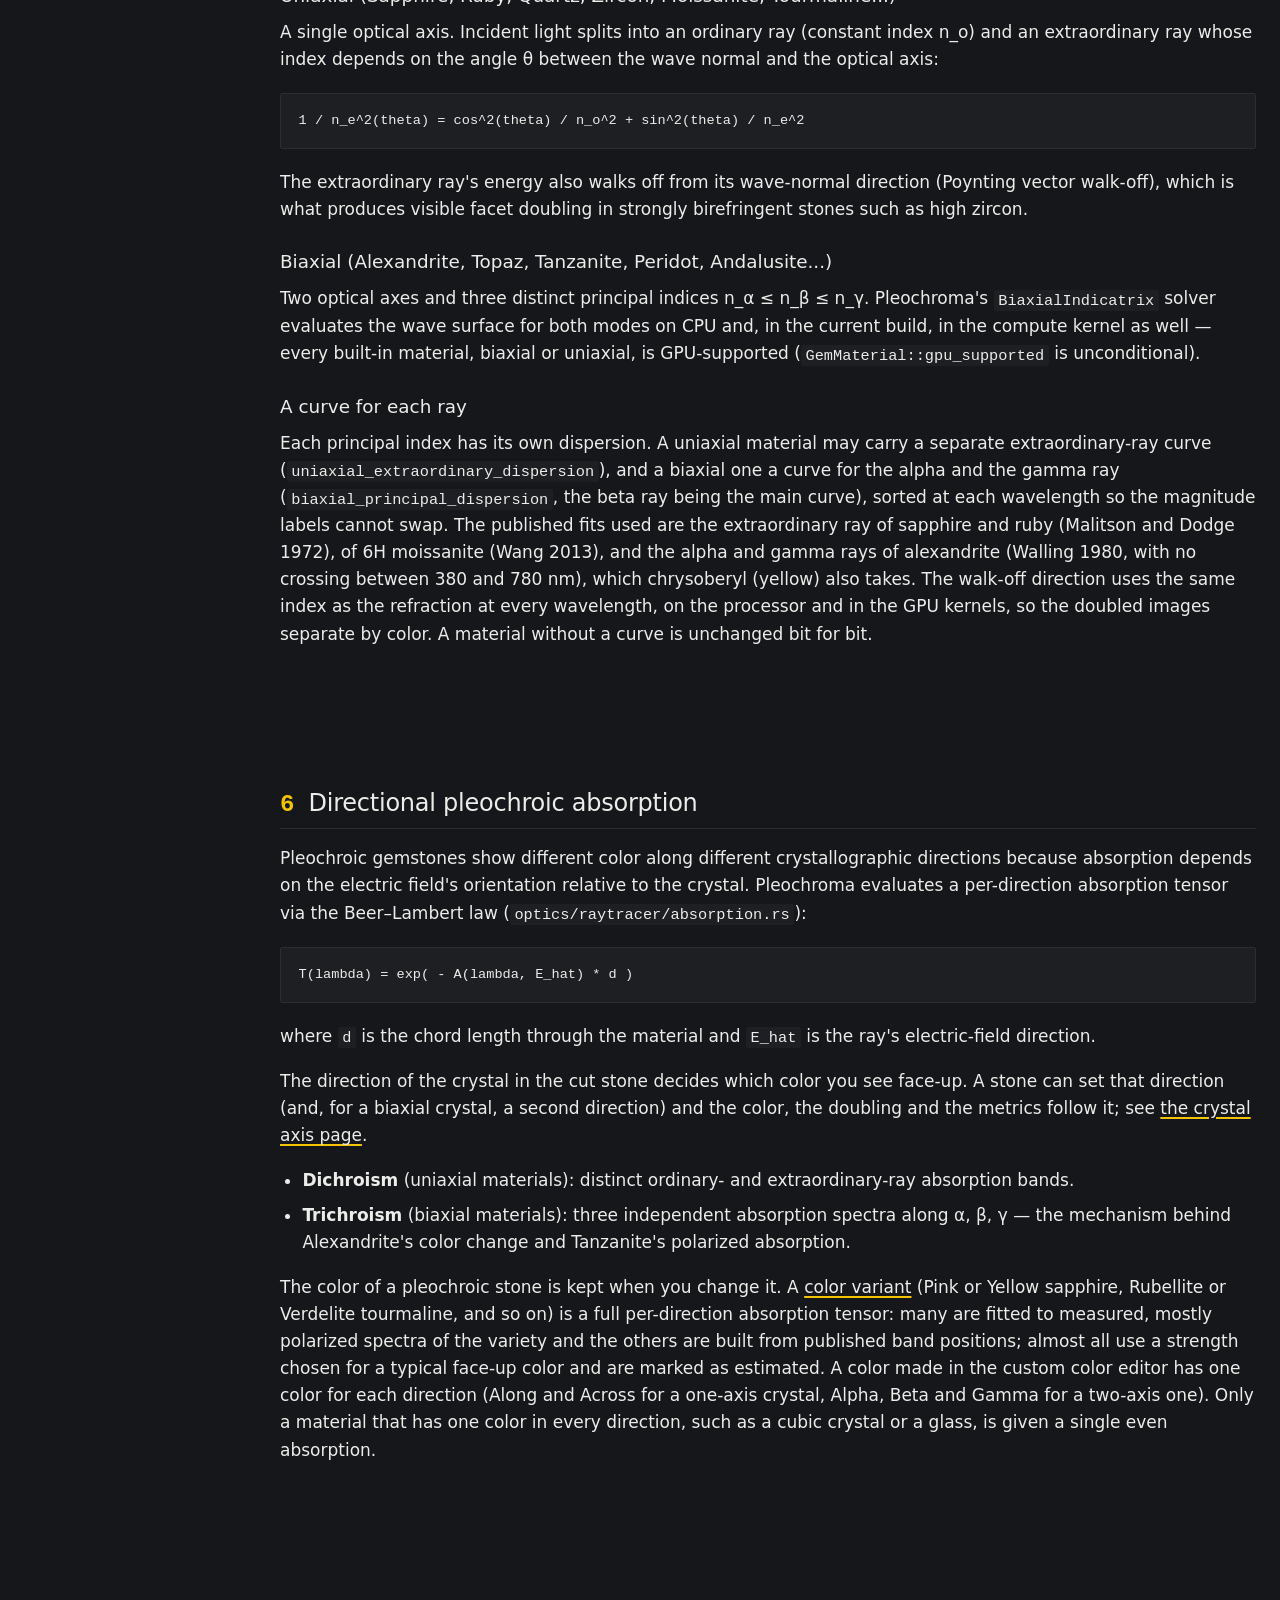
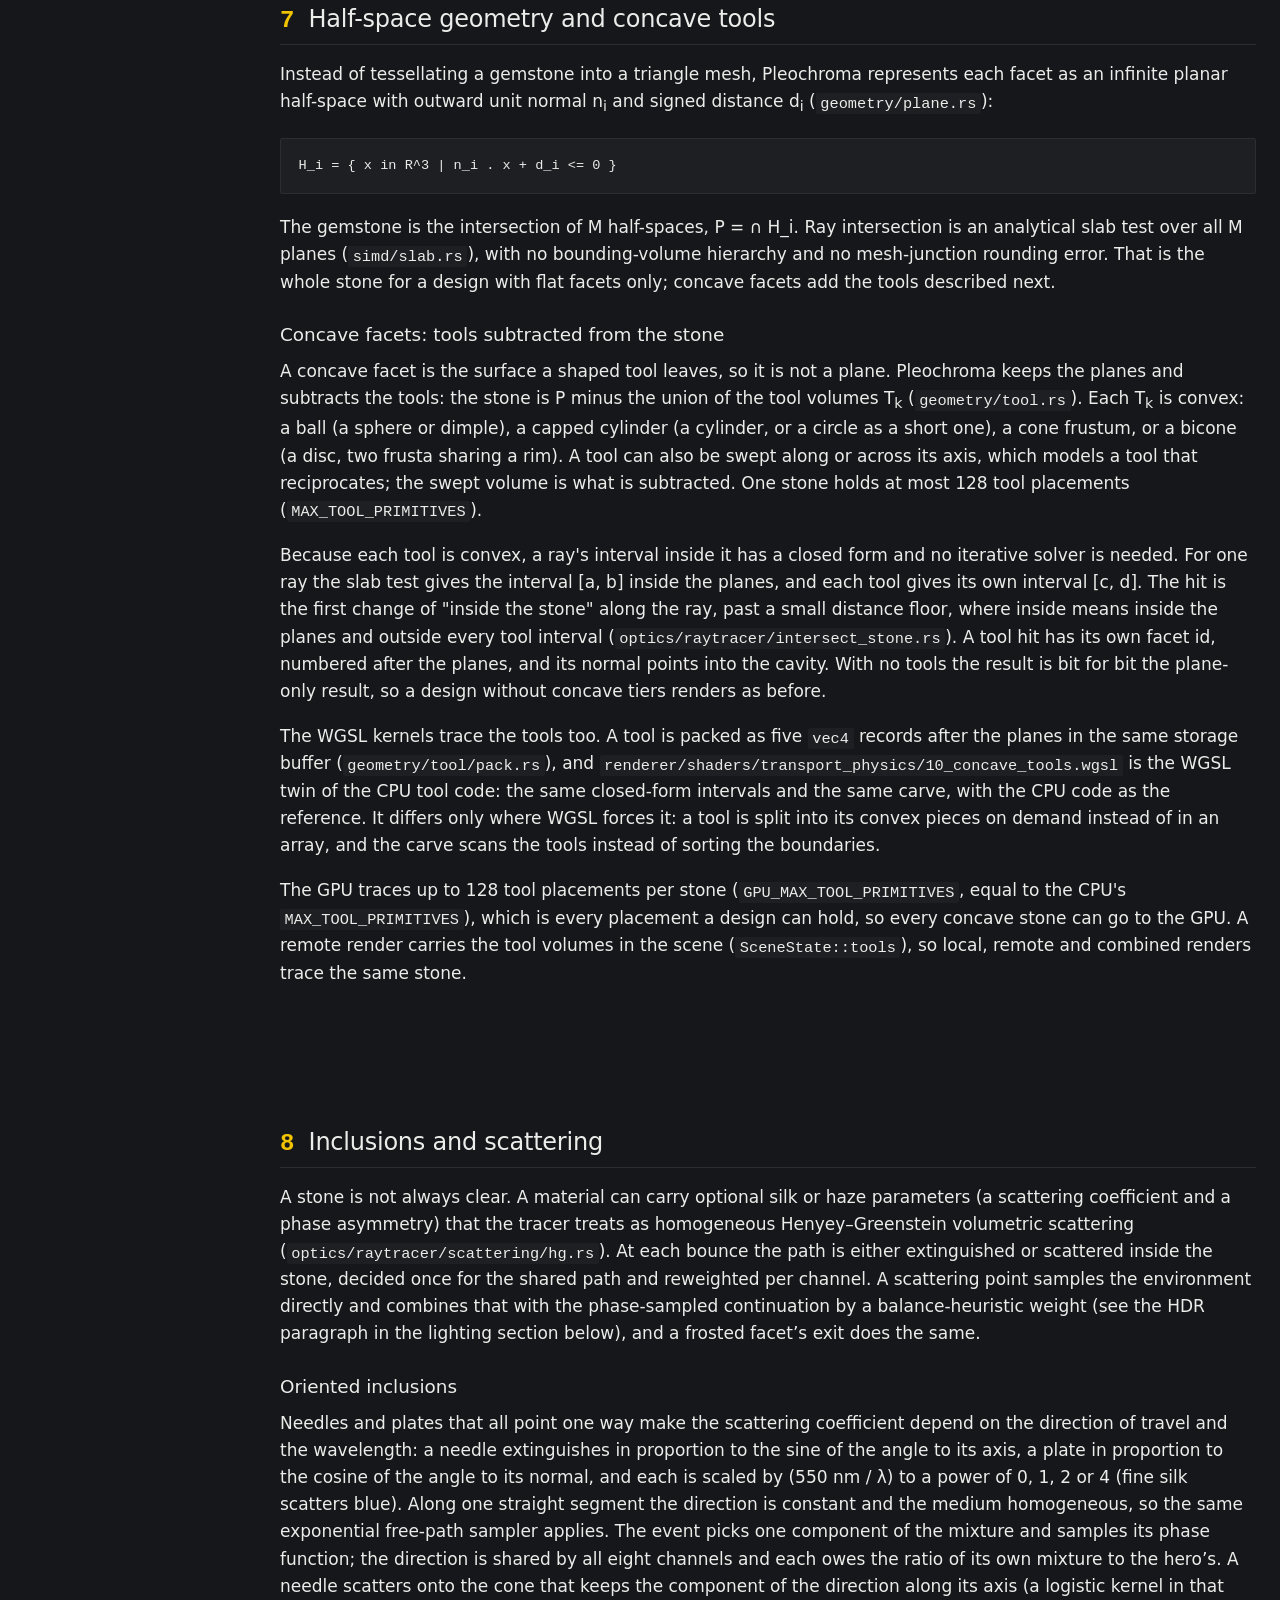
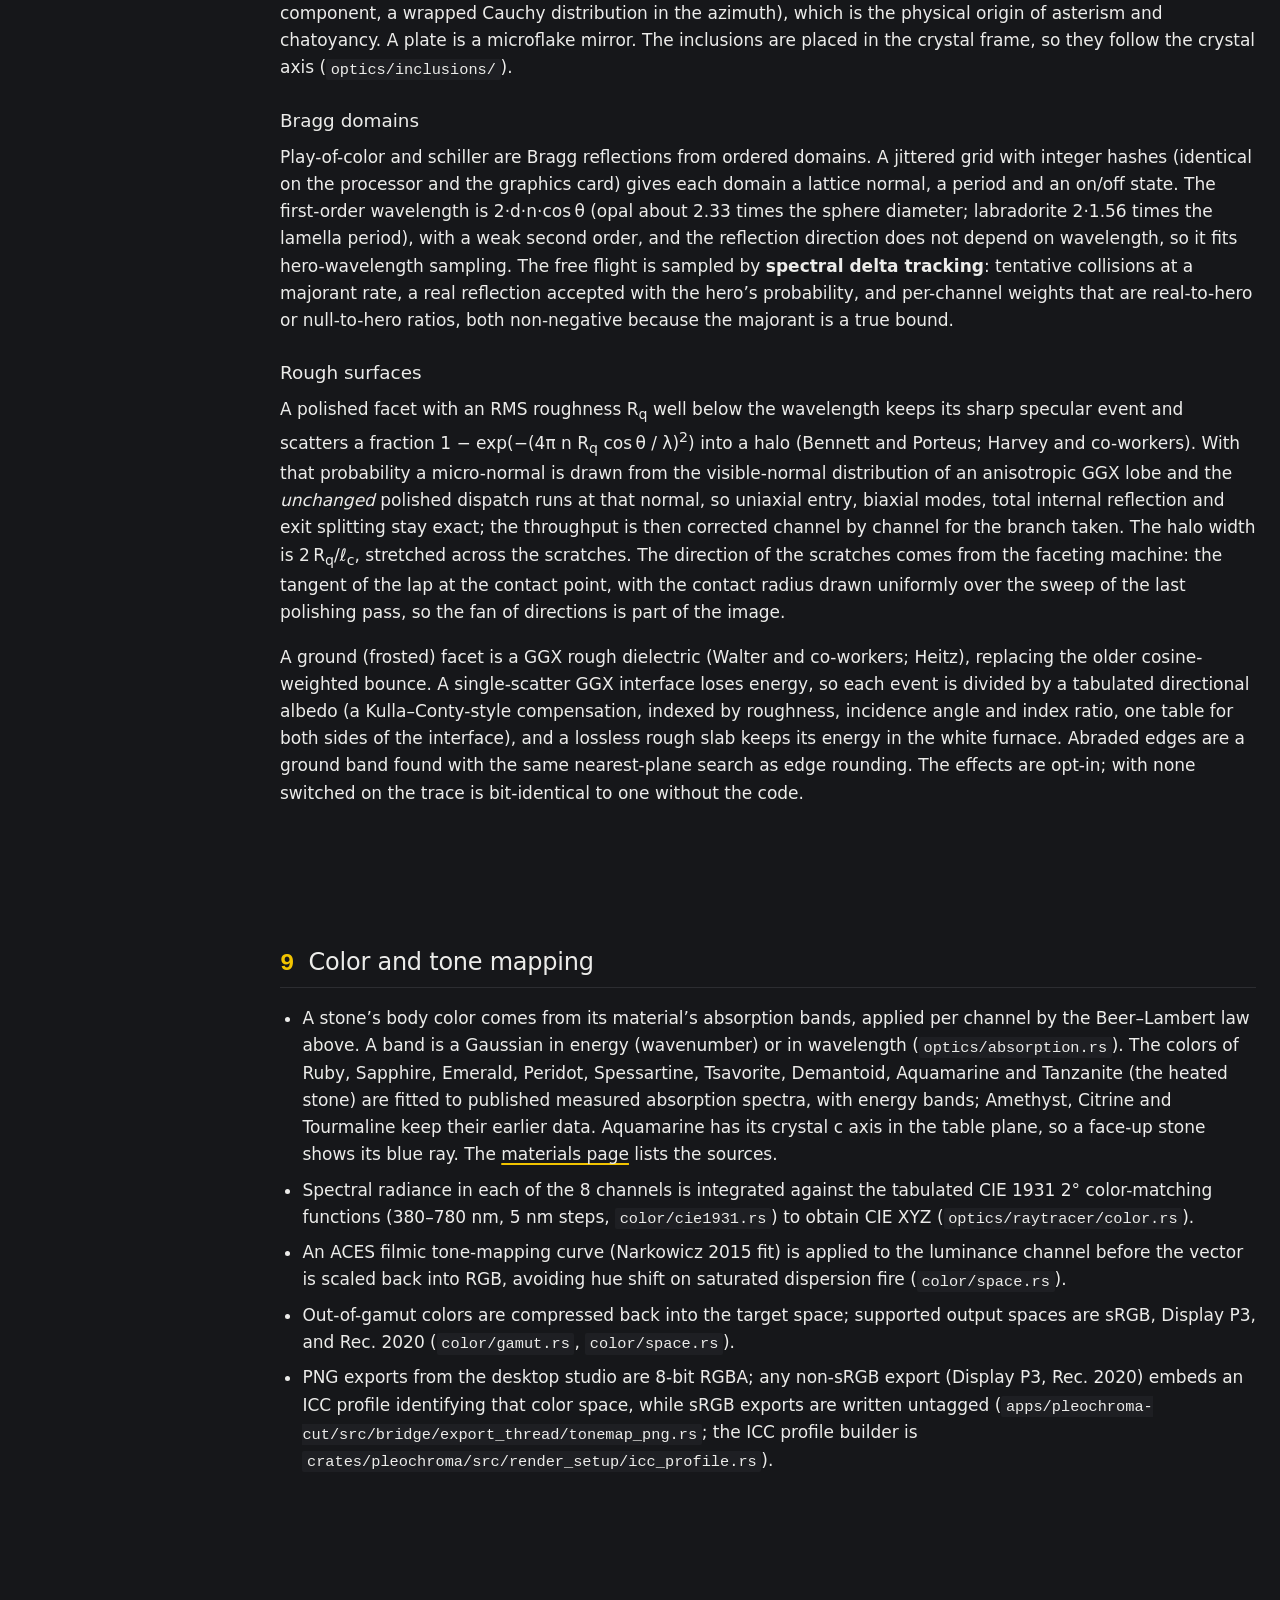
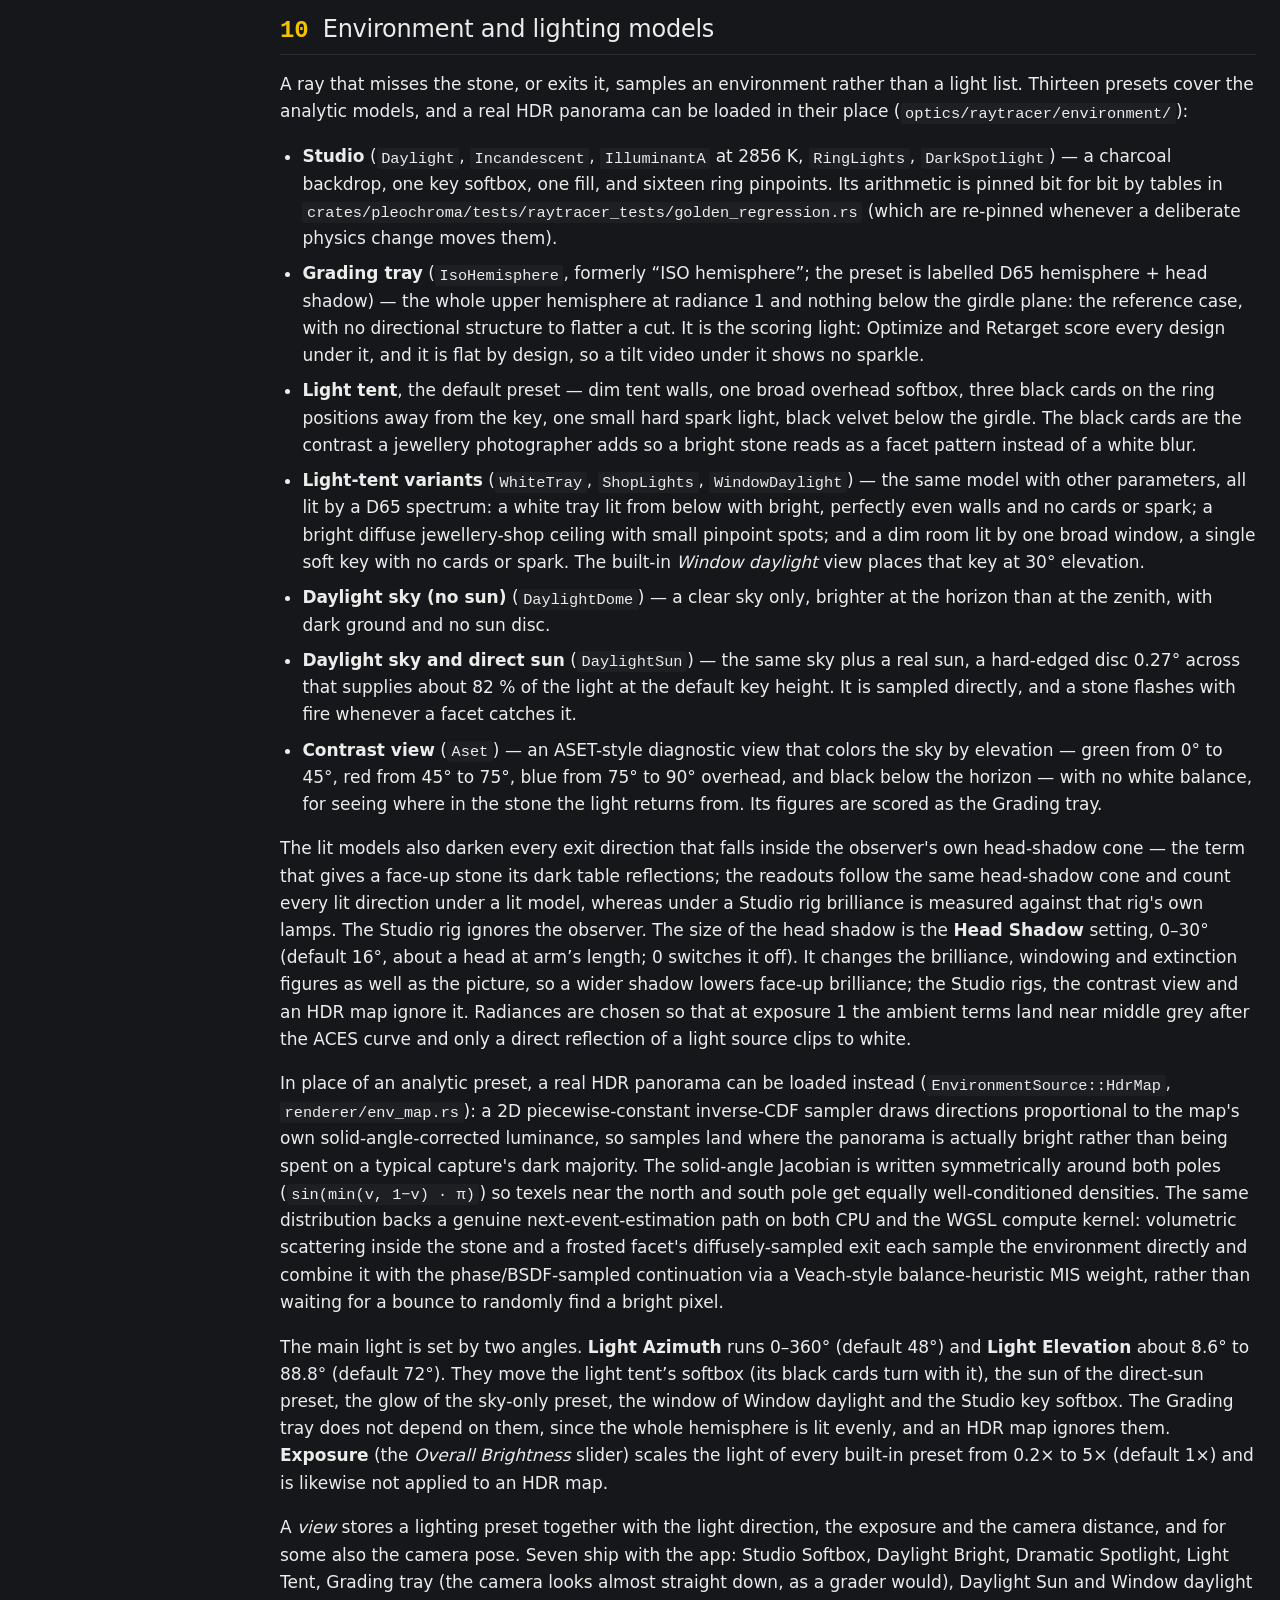
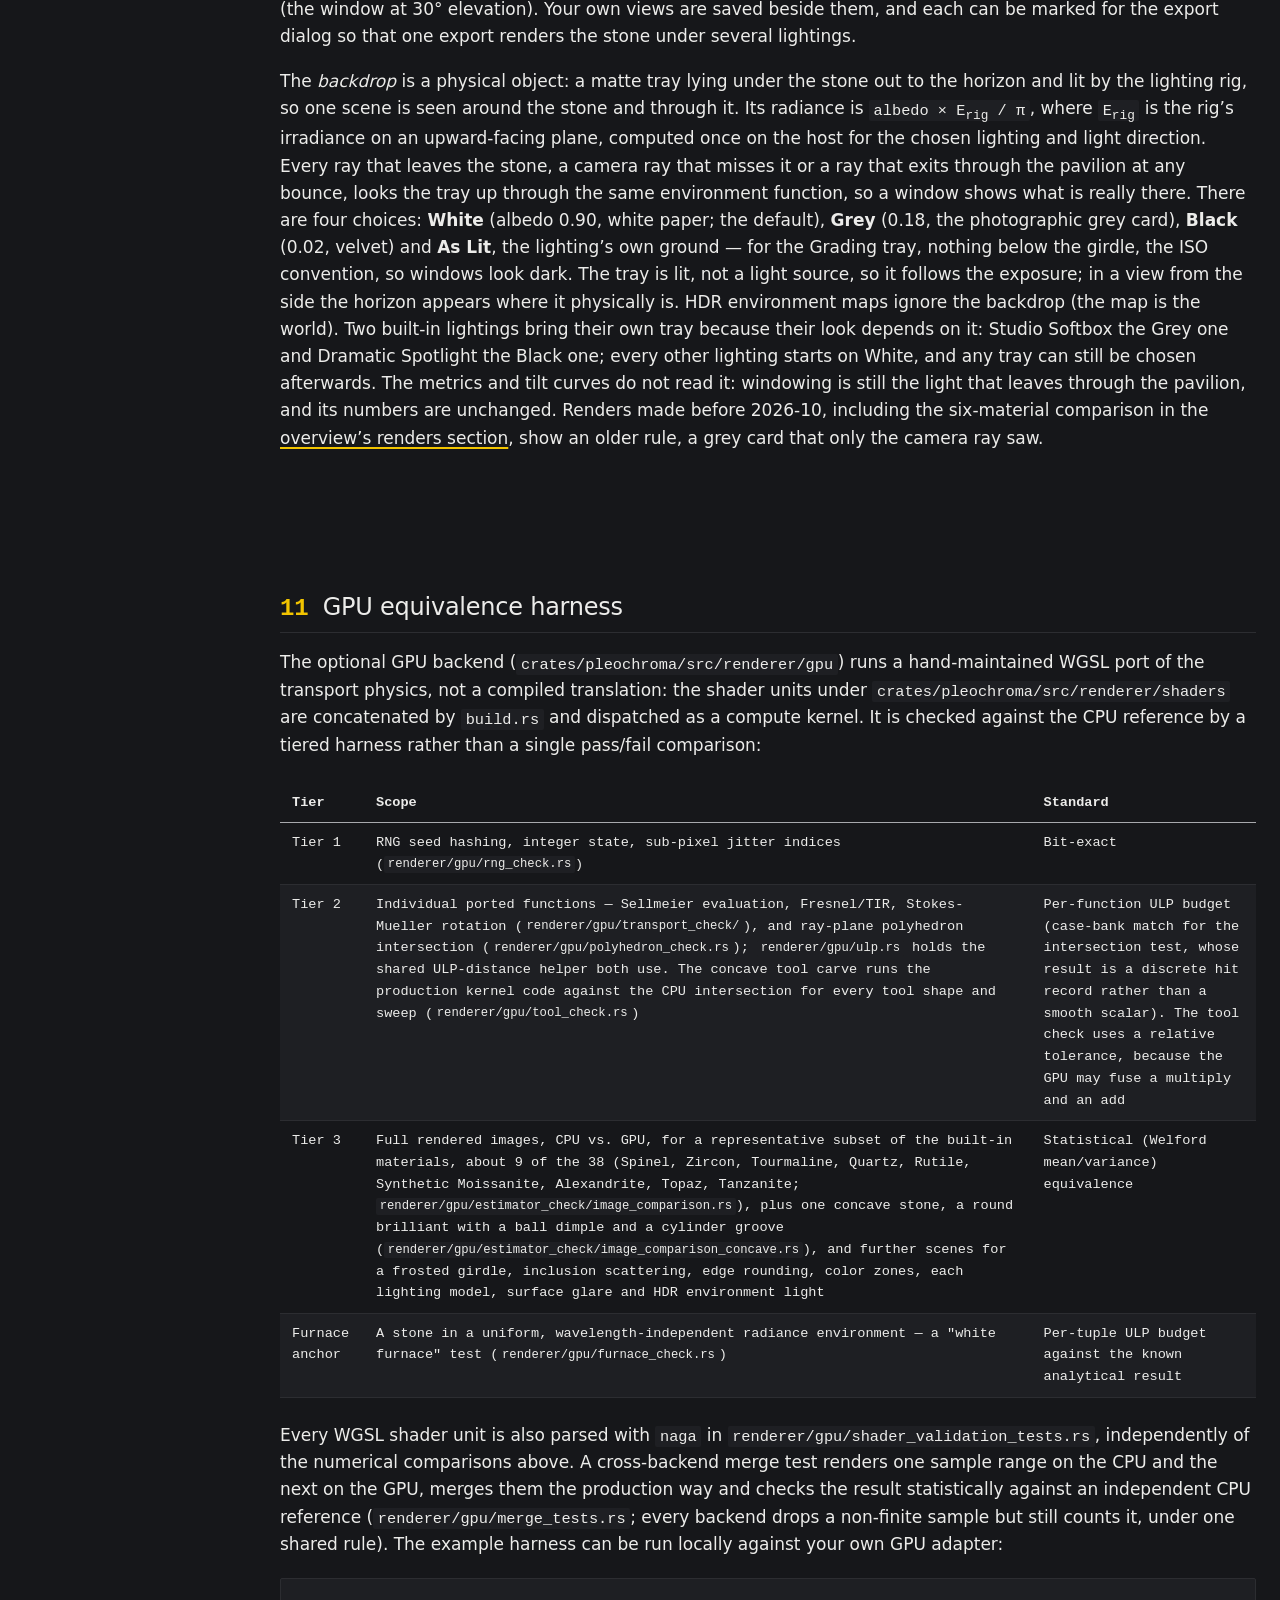
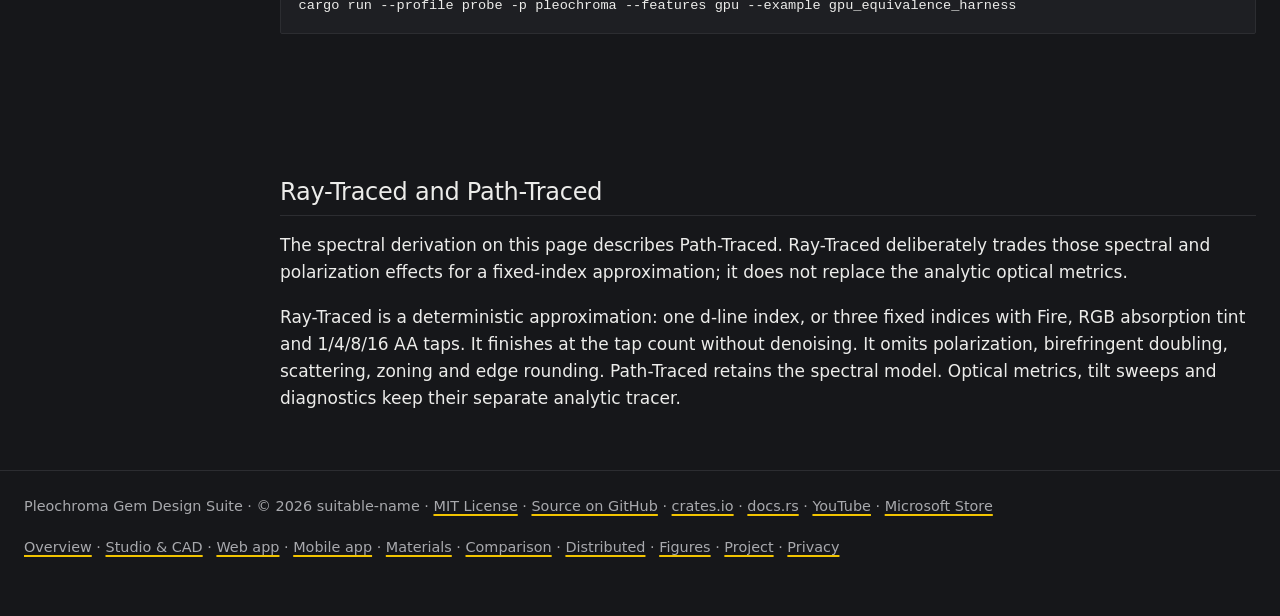
<file: physics.html>
<!DOCTYPE html>
<html lang="en">
<head>
<meta charset="UTF-8">
<meta name="viewport" content="width=device-width, initial-scale=1.0">
<title>Gemstone optics and physics — Pleochroma</title>
<meta name="description" content="The optics behind Pleochroma: hero-wavelength spectral sampling, Sellmeier dispersion, Stokes-Mueller polarization, uniaxial and biaxial crystal optics, pleochroic absorption fitted to measured spectra, concave tools and the GPU equivalence harness.">
<!-- seo:start -->
<link rel="canonical" href="https://pleochroma.com/physics.html">
<meta name="theme-color" content="#16171a">
<meta property="og:type" content="website">
<meta property="og:site_name" content="Pleochroma">
<meta property="og:title" content="Gemstone optics and physics — Pleochroma">
<meta property="og:description" content="The optics behind Pleochroma: hero-wavelength spectral sampling, Sellmeier dispersion, Stokes-Mueller polarization, uniaxial and biaxial crystal optics, pleochroic absorption fitted to measured spectra, concave tools and the GPU equivalence harness.">
<meta property="og:url" content="https://pleochroma.com/physics.html">
<meta property="og:image" content="https://pleochroma.com/assets/images/fig_fvs_hero.jpg">
<meta property="og:image:width" content="1800">
<meta property="og:image:height" content="1200">
<meta property="og:image:alt" content="A long octagon sapphire rendered by Pleochroma&#x27;s spectral path tracer">
<meta name="twitter:card" content="summary_large_image">
<!-- seo:end -->
<link rel="icon" type="image/png" href="assets/images/icon.png">
<link rel="stylesheet" href="assets/css/style.css">
</head>
<body>

<header class="masthead">
  <div class="container">
    <a href="index.html" class="brand"><img src="assets/images/icon.png" width="24" height="24" alt="">Pleochroma</a>
    <nav>
      <a href="index.html">Overview</a>
      <a href="physics.html" aria-current="page">Physics</a>
      <a href="editor.html">Studio &amp; CAD</a>
      <a href="web.html">Web app</a>
      <a href="mobile.html">Mobile app</a>
      <a href="materials.html">Materials</a>
      <a href="comparison.html">Comparison</a>
      <a href="distributed.html">Distributed</a>
      <a href="gallery.html">Figures</a>
      <a href="project.html">Project</a>
    </nav>
    <a href="https://github.com/suitable-name/pleochroma" class="gh-link">GitHub</a>
  </div>
</header>

<main class="container">
  <div class="page-head">
    <span class="tag">Reference</span>
    <h1>Physics &amp; optics</h1>
    <p class="subtitle">What Pleochroma actually computes, and where it lives in the source tree.</p>
  </div>

  <section id="glance">
    <h2><span class="sec-num">1</span>What is modelled</h2>
    <p>
      The summary below is the whole model in one table; the sections after it
      take each row in turn.
    </p>
    <table>
      <thead>
        <tr><th>Aspect</th><th>Method</th><th>Notes</th></tr>
      </thead>
      <tbody>
        <tr>
          <td>Sampling</td>
          <td>Hero-wavelength spectral sampling, 8 channels per path</td>
          <td>One hero wavelength plus 7 rotated companions per ray (<code>NUM_CHANNELS</code>, <code>crates/pleochroma/src/optics/raytracer/mod.rs</code>)</td>
        </tr>
        <tr>
          <td>Dispersion</td>
          <td>Sellmeier / Cauchy dispersion per material</td>
          <td>38 built-in materials, each with a cited or derived fit (<code>crates/pleochroma/src/optics/materials/</code>, see the <a href="materials.html">materials page</a>). A custom material can carry its own Sellmeier or Cauchy coefficients, which are validated before use (<code>optics/dispersion.rs</code>)</td>
        </tr>
        <tr>
          <td>Polarization</td>
          <td>Stokes vectors and Mueller matrices at every interface</td>
          <td>Includes total-internal-reflection phase retardation (<code>optics/polarization.rs</code>, <code>optics/birefringence/</code>)</td>
        </tr>
        <tr>
          <td>Anisotropy</td>
          <td>Uniaxial and biaxial crystal optics</td>
          <td>Ordinary/extraordinary ray splitting and Poynting walk-off, with a refractive-index curve per ray where one is published (<code>optics/birefringence/</code>, GPU port in <code>renderer/gpu/transport_check/eigenmodes_uniaxial.rs</code>)</td>
        </tr>
        <tr>
          <td>Absorption</td>
          <td>Pleochroic, per-direction absorption tensors</td>
          <td>Beer&ndash;Lambert law along the ray chord (<code>optics/raytracer/absorption.rs</code>)</td>
        </tr>
        <tr>
          <td>Geometry</td>
          <td>Half-space intersection, less convex tool volumes</td>
          <td>No triangle mesh. Flat facets are planes; a concave facet is a cylinder, cone, sphere or disc tool subtracted from the stone (<code>geometry/plane.rs</code>, <code>simd/slab.rs</code>, <code>geometry/tool.rs</code>, <code>optics/raytracer/intersect_stone.rs</code>)</td>
        </tr>
        <tr>
          <td>Color</td>
          <td>CIE 1931 tabulated color-matching functions to XYZ, then tone mapped</td>
          <td><code>color/mod.rs</code>, <code>color/gamut.rs</code></td>
        </tr>
        <tr>
          <td>Inclusions</td>
          <td>Henyey&ndash;Greenstein volumetric scattering</td>
          <td>Optional per-material silk/haze scattering parameters, defined in <code>optics/materials/</code> and consumed by the Henyey&ndash;Greenstein estimator in <code>optics/raytracer/scattering/hg.rs</code>. Oriented needles and plates scatter by direction and wavelength (<code>scattering/oriented.rs</code>)</td>
        </tr>
        <tr>
          <td>Structural color</td>
          <td>Bragg reflection from a procedural domain map, by spectral delta tracking</td>
          <td>Play-of-color of opal and schiller of labradorite (<code>optics/inclusions/bragg.rs</code>, <code>scattering/delta_tracking.rs</code>)</td>
        </tr>
        <tr>
          <td>Surface finish</td>
          <td>Total integrated scatter of a polish, GGX halo and ground facets</td>
          <td>The exact interface physics at a sampled micro-normal (<code>optics/raytracer/surface/</code>)</td>
        </tr>
      </tbody>
    </table>
  </section>

  <section id="hwss">
    <h2><span class="sec-num">2</span>Hero-wavelength spectral sampling</h2>
    <p>
      RGB rendering assigns each ray one of three fixed color channels, which
      cannot represent a continuously varying refractive index and produces
      banded color fringing inside a dispersive gemstone. Independently
      sampling one random wavelength per ray avoids the banding but converges
      far more slowly, since each pixel's channels are decorrelated.
    </p>
    <p>
      Pleochroma’s Path-Traced engine instead traces 8 wavelengths per ray at once
      (<code>NUM_CHANNELS</code>, <code>crates/pleochroma/src/optics/raytracer/mod.rs</code>):
      a hero wavelength λ₀ drawn uniformly over the visible range 380–780&nbsp;nm,
      plus 7 companions spaced by a fixed fractional offset and wrapped into
      the same range (<code>wrapped_hero_wavelengths</code>,
      <code>optics/raytracer/transport/mod.rs</code>):
    </p>
    <div class="code-block"><pre><code>lambda_min = 380, lambda_max = 780
lambda_i = lambda_min + ((lambda_0 - lambda_min + i * delta) mod (lambda_max - lambda_min))
delta = (lambda_max - lambda_min) / 8</code></pre></div>
    <p>
      All 8 channels follow one shared, hero-driven geometric path. At an
      interior dispersive event (an entry into the gem), a companion whose
      own refracted direction diverges from the hero's beyond a fixed cosine
      tolerance loses its radiance for the rest of the trace
      (<code>DIRECTION_MATCH_COS_TOL</code>,
      <code>optics/raytracer/refraction/</code>). At the bounce where the
      hero-driven path actually leaves the gem, a still-diverged companion is
      not simply dropped: it receives its own Fresnel transmission and a
      one-off environment lookup along its own refracted direction
      ("exit-event spectral splitting"), which reduces variance without
      introducing bias. The channels are then integrated into CIE XYZ with a
      spectral multiple-importance-sampling weight per channel: Veach's
      balance heuristic over exactly the hero choices under which that channel
      would have been alive on the realized path, its own compatibility
      family, which differs from channel to channel because the direction
      tolerance is a band around each hero
      (<code>integrate_channels_to_xyz_families</code>,
      <code>optics/raytracer/color.rs</code>). Production renders always run
      with exit splitting on, so this is the weighting they use. The single
      shared weight over all 8 hero choices (<code>spectral_mis_weight</code>)
      belongs to the no-splitting path, and is what the per-channel form
      reduces to whenever every family is the full set.
    </p>
  </section>

  <section id="dispersion">
    <h2><span class="sec-num">3</span>Sellmeier and Cauchy dispersion</h2>
    <p>
      Rather than three fixed indices for red, green, and blue, each built-in
      material carries a dispersion model evaluated at the ray's actual
      wavelength (<code>crates/pleochroma/src/optics/dispersion.rs</code>,
      <code>optics/materials/</code>, one file per group of species).
    </p>
    <h3>3-term Sellmeier</h3>
    <div class="code-block"><pre><code>n^2(lambda) = 1 + sum_i [ B_i * lambda^2 / (lambda^2 - C_i) ]   for i in {1, 2, 3}
(lambda in micrometres)</code></pre></div>
    <p>Used where a primary fit exists — Diamond (Peter 1923), Sapphire/Ruby (Malitson &amp; Dodge 1972), Quartz (Ghosh 1999), Spinel, Cubic Zirconia, Moissanite, YAG, and the two reference optical glasses, among others. A fit with fewer than three poles (e.g. Diamond's original 2-term literature form) is stored in the same form by zeroing the unused pole(s), and a constant term is a pole at C = 0 (Moissanite, Rutile). <code>DispersionModel::Sellmeier1</code>, the single-pole variant, exists in <code>optics/dispersion.rs</code>; no built-in material uses it, but a custom material can (see below).</p>
    <h3>2-parameter Cauchy</h3>
    <div class="code-block"><pre><code>n(lambda) = A + B / lambda^2   (lambda in micrometres)</code></pre></div>
    <p>
      Used as a lower-confidence fallback where no primary Sellmeier fit
      exists in the optics literature (several garnets, Zircon, Topaz,
      Tourmaline, Tanzanite, and others) — solved from a sourced n_D and a
      gemological dispersion figure converted from the Fraunhofer B–G
      convention to F–C. The underlying <code>Cauchy</code> model
      (<code>optics/dispersion.rs</code>) also carries an optional
      <code>C/lambda^4</code> term; every built-in material sets C&nbsp;=&nbsp;0,
      reducing it to the 2-parameter form above. Each material's source code
      comments cite the specific reference and confidence tier used.
    </p>
    <h3>Custom coefficients and their validation</h3>
    <p>
      A custom material made in the desktop studio can carry its own curve
      instead of a mean index and an F&minus;C figure: a 1-term or 3-term
      Sellmeier fit, or a Cauchy fit with the <code>C/lambda^4</code> term
      (<code>GemMaterial::new_custom_with_dispersion</code>,
      <code>optics/materials/custom.rs</code>). The evaluator floors any index
      below 1 at 1, so a bad curve would render a clear block without a hint
      why. The curve is therefore checked before it is used
      (<code>DispersionModel::validate</code>, <code>optics/dispersion.rs</code>):
    </p>
    <ul>
      <li>every coefficient is a finite number;</li>
      <li>no Sellmeier term has its resonance, the square root of C in micrometres, between 300 and 800&nbsp;nm, where the index would blow up (C is a wavelength squared, so 0.01 puts a resonance at 100&nbsp;nm);</li>
      <li>the index is finite and above 1 at every 5&nbsp;nm step from 380 to 780&nbsp;nm.</li>
    </ul>
    <p>
      A curve that fails cannot be saved. Three softer checks only warn
      (<code>DispersionModel::warnings</code>): the index rises with
      wavelength somewhere in the visible band, the Abbe number
      V<sub>d</sub> = (n<sub>D</sub> &minus; 1) / (n<sub>F</sub> &minus; n<sub>C</sub>)
      lies outside 5&ndash;120, or the index is the same at the F and C lines,
      so the stone would show no fire. n<sub>D</sub>, n<sub>F</sub> and
      n<sub>C</sub> are read at 589.3, 486.1 and 656.3&nbsp;nm.
    </p>
  </section>

  <section id="polarization">
    <h2><span class="sec-num">4</span>Stokes–Mueller polarized transport</h2>
    <p>
      Light inside a cut gemstone can undergo dozens of internal reflections
      before it exits. Treating reflectance as an unpolarized scalar
      probability misses the polarization state that builds up over those
      bounces, including total-internal-reflection phase retardation.
      Pleochroma represents light as a 4-component Stokes vector
      (<code>optics/polarization.rs</code>):
    </p>
    <div class="code-block"><pre><code>S = [ I, Q, U, V ]</code></pre></div>
    <ul>
      <li><strong>I</strong> — total intensity</li>
      <li><strong>Q</strong> — horizontal vs. vertical linear polarization</li>
      <li><strong>U</strong> — +45° vs. −45° linear polarization</li>
      <li><strong>V</strong> — right- vs. left-handed circular polarization</li>
    </ul>
    <p>
      Every facet interaction applies a 4×4 Mueller matrix that rotates into
      the interface's own reference frame, evaluates the parallel and
      perpendicular Fresnel amplitudes, and — under total internal reflection
      — applies the phase retardation between them:
    </p>
    <div class="code-block"><pre><code>tan(delta / 2) = cos(theta_i) * sqrt(sin^2(theta_i) - (n_t / n_i)^2) / sin^2(theta_i)
delta = delta_p - delta_s</code></pre></div>
  </section>

  <section id="birefringence">
    <h2><span class="sec-num">5</span>Uniaxial and biaxial crystal optics</h2>
    <p>
      Non-cubic gemstones have an optical indicatrix: the refractive index
      depends on the propagation direction relative to the crystal's own
      axes (<code>optics/birefringence/</code>).
    </p>
    <h3>Uniaxial (Sapphire, Ruby, Quartz, Zircon, Moissanite, Tourmaline...)</h3>
    <p>
      A single optical axis. Incident light splits into an ordinary ray
      (constant index n_o) and an extraordinary ray whose index depends on
      the angle θ between the wave normal and the optical axis:
    </p>
    <div class="code-block"><pre><code>1 / n_e^2(theta) = cos^2(theta) / n_o^2 + sin^2(theta) / n_e^2</code></pre></div>
    <p>
      The extraordinary ray's energy also walks off from its wave-normal
      direction (Poynting vector walk-off), which is what produces visible
      facet doubling in strongly birefringent stones such as high zircon.
    </p>
    <h3>Biaxial (Alexandrite, Topaz, Tanzanite, Peridot, Andalusite...)</h3>
    <p>
      Two optical axes and three distinct principal indices n_α ≤ n_β ≤ n_γ.
      Pleochroma's <code>BiaxialIndicatrix</code> solver evaluates the wave
      surface for both modes on CPU and, in the current build, in the
      compute kernel as well — every built-in material, biaxial or uniaxial,
      is GPU-supported (<code>GemMaterial::gpu_supported</code> is
      unconditional).
    </p>
    <h3 id="ray-curves">A curve for each ray</h3>
    <p>
      Each principal index has its own dispersion. A uniaxial material may carry
      a separate extraordinary-ray curve (<code>uniaxial_extraordinary_dispersion</code>),
      and a biaxial one a curve for the alpha and the gamma ray
      (<code>biaxial_principal_dispersion</code>, the beta ray being the main
      curve), sorted at each wavelength so the magnitude labels cannot swap. The
      published fits used are the extraordinary ray of sapphire and ruby
      (Malitson and Dodge 1972), of 6H moissanite (Wang 2013), and the alpha and
      gamma rays of alexandrite (Walling 1980, with no crossing between 380 and
      780&nbsp;nm), which chrysoberyl (yellow) also takes. The walk-off direction
      uses the same index as the refraction at every wavelength, on the processor
      and in the GPU kernels, so the doubled images separate by color. A material
      without a curve is unchanged bit for bit.
    </p>
  </section>

  <section id="pleochroism">
    <h2><span class="sec-num">6</span>Directional pleochroic absorption</h2>
    <p>
      Pleochroic gemstones show different color along different
      crystallographic directions because absorption depends on the electric
      field's orientation relative to the crystal. Pleochroma evaluates a
      per-direction absorption tensor via the Beer–Lambert law
      (<code>optics/raytracer/absorption.rs</code>):
    </p>
    <div class="code-block"><pre><code>T(lambda) = exp( - A(lambda, E_hat) * d )</code></pre></div>
    <p>where <code>d</code> is the chord length through the material and <code>E_hat</code> is the ray's electric-field direction.</p>
    <p>The direction of the crystal in the cut stone decides which color you see face-up. A stone can set that direction (and, for a biaxial crystal, a second direction) and the color, the doubling and the metrics follow it; see <a href="crystal-axis.html">the crystal axis page</a>.</p>
    <ul>
      <li><strong>Dichroism</strong> (uniaxial materials): distinct ordinary- and extraordinary-ray absorption bands.</li>
      <li><strong>Trichroism</strong> (biaxial materials): three independent absorption spectra along α, β, γ — the mechanism behind Alexandrite's color change and Tanzanite's polarized absorption.</li>
    </ul>
    <p>The color of a pleochroic stone is kept when you change it. A <a href="materials.html#color-variants">color variant</a> (Pink or Yellow sapphire, Rubellite or Verdelite tourmaline, and so on) is a full per-direction absorption tensor: many are fitted to measured, mostly polarized spectra of the variety and the others are built from published band positions; almost all use a strength chosen for a typical face-up color and are marked as estimated. A color made in the custom color editor has one color for each direction (Along and Across for a one-axis crystal, Alpha, Beta and Gamma for a two-axis one). Only a material that has one color in every direction, such as a cubic crystal or a glass, is given a single even absorption.</p>
  </section>

  <section id="polyhedral">
    <h2><span class="sec-num">7</span>Half-space geometry and concave tools</h2>
    <p>
      Instead of tessellating a gemstone into a triangle mesh, Pleochroma
      represents each facet as an infinite planar half-space with outward
      unit normal n<sub>i</sub> and signed distance d<sub>i</sub>
      (<code>geometry/plane.rs</code>):
    </p>
    <div class="code-block"><pre><code>H_i = { x in R^3 | n_i . x + d_i &lt;= 0 }</code></pre></div>
    <p>The gemstone is the intersection of M half-spaces, P = ∩ H_i. Ray intersection is an analytical slab test over all M planes (<code>simd/slab.rs</code>), with no bounding-volume hierarchy and no mesh-junction rounding error. That is the whole stone for a design with flat facets only; concave facets add the tools described next.</p>
    <h3>Concave facets: tools subtracted from the stone</h3>
    <p>
      A concave facet is the surface a shaped tool leaves, so it is not a
      plane. Pleochroma keeps the planes and subtracts the tools: the stone is
      P minus the union of the tool volumes T<sub>k</sub>
      (<code>geometry/tool.rs</code>). Each T<sub>k</sub> is convex: a ball (a
      sphere or dimple), a capped cylinder (a cylinder, or a circle as a short
      one), a cone frustum, or a bicone (a disc, two frusta sharing a rim). A
      tool can also be swept along or across its axis, which models a tool that
      reciprocates; the swept volume is what is subtracted. One stone holds at
      most 128 tool placements (<code>MAX_TOOL_PRIMITIVES</code>).
    </p>
    <p>
      Because each tool is convex, a ray's interval inside it has a closed
      form and no iterative solver is needed. For one ray the slab test gives
      the interval [a, b] inside the planes, and each tool gives its own
      interval [c, d]. The hit is the first change of "inside the stone" along
      the ray, past a small distance floor, where inside means inside the
      planes and outside every tool interval
      (<code>optics/raytracer/intersect_stone.rs</code>). A tool hit has its
      own facet id, numbered after the planes, and its normal points into the
      cavity. With no tools the result is bit for bit the plane-only result, so
      a design without concave tiers renders as before.
    </p>
    <p>
      The WGSL kernels trace the tools too. A tool is packed as five
      <code>vec4</code> records after the planes in the same storage buffer
      (<code>geometry/tool/pack.rs</code>), and
      <code>renderer/shaders/transport_physics/10_concave_tools.wgsl</code> is the
      WGSL twin of the CPU tool code: the same closed-form intervals and the same
      carve, with the CPU code as the reference. It differs only where WGSL
      forces it: a tool is split into its convex pieces on demand instead of in an
      array, and the carve scans the tools instead of sorting the boundaries.
    </p>
    <p>
      The GPU traces up to 128 tool placements per stone
      (<code>GPU_MAX_TOOL_PRIMITIVES</code>, equal to the CPU's
      <code>MAX_TOOL_PRIMITIVES</code>), which is every placement a design can
      hold, so every concave stone can go to the GPU. A remote render carries
      the tool volumes in the scene (<code>SceneState::tools</code>), so local,
      remote and combined renders trace the same stone.
    </p>
  </section>

  <section id="inclusions">
    <h2><span class="sec-num">8</span>Inclusions and scattering</h2>
    <p>
      A stone is not always clear. A material can carry optional silk or haze
      parameters (a scattering coefficient and a phase asymmetry) that the
      tracer treats as homogeneous Henyey&ndash;Greenstein volumetric scattering
      (<code>optics/raytracer/scattering/hg.rs</code>). At each bounce the path is
      either extinguished or scattered inside the stone, decided once for the
      shared path and reweighted per channel. A scattering point samples the
      environment directly and combines that with the phase-sampled
      continuation by a balance-heuristic weight (see the HDR paragraph in the
      lighting section below), and a frosted facet&rsquo;s exit does the same.
    </p>
    <h3 id="oriented-inclusions">Oriented inclusions</h3>
    <p>
      Needles and plates that all point one way make the scattering coefficient
      depend on the direction of travel and the wavelength:
      a needle extinguishes in proportion to the sine of the angle to its axis, a
      plate in proportion to the cosine of the angle to its normal, and each is
      scaled by (550&nbsp;nm / &lambda;) to a power of 0, 1, 2 or 4 (fine silk
      scatters blue). Along one straight segment the direction is constant and the
      medium homogeneous, so the same exponential free-path sampler applies. The
      event picks one component of the mixture and samples its phase function; the
      direction is shared by all eight channels and each owes the ratio of its own
      mixture to the hero&rsquo;s. A needle scatters onto the cone that keeps the
      component of the direction along its axis (a logistic kernel in that
      component, a wrapped Cauchy distribution in the azimuth), which is the
      physical origin of asterism and chatoyancy. A plate is a microflake mirror.
      The inclusions are placed in the crystal frame, so they follow the crystal
      axis (<code>optics/inclusions/</code>).
    </p>
    <h3 id="bragg">Bragg domains</h3>
    <p>
      Play-of-color and schiller are Bragg reflections from ordered domains. A
      jittered grid with integer hashes (identical on the processor and the
      graphics card) gives each domain a lattice normal, a period and an on/off
      state. The first-order wavelength is 2&middot;d&middot;n&middot;cos&thinsp;&theta; (opal
      about 2.33 times the sphere diameter; labradorite 2&middot;1.56 times the
      lamella period), with a weak second order, and the reflection direction does
      not depend on wavelength, so it fits hero-wavelength sampling. The free
      flight is sampled by <strong>spectral delta tracking</strong>: tentative
      collisions at a majorant rate, a real reflection accepted with the
      hero&rsquo;s probability, and per-channel weights that are real-to-hero or
      null-to-hero ratios, both non-negative because the majorant is a true bound.
    </p>
    <h3 id="surface-finish">Rough surfaces</h3>
    <p>
      A polished facet with an RMS roughness R<sub>q</sub> well below the
      wavelength keeps its sharp specular event and scatters a fraction
      1 &minus; exp(&minus;(4&pi; n R<sub>q</sub> cos&thinsp;&theta; / &lambda;)<sup>2</sup>) into
      a halo (Bennett and Porteus; Harvey and co-workers). With that probability a
      micro-normal is drawn from the visible-normal distribution of an anisotropic
      GGX lobe and the <em>unchanged</em> polished dispatch runs at that normal, so
      uniaxial entry, biaxial modes, total internal reflection and exit splitting
      stay exact; the throughput is then corrected channel by channel for the
      branch taken. The halo width is 2&thinsp;R<sub>q</sub>/&ell;<sub>c</sub>, stretched
      across the scratches. The direction of the scratches comes from the
      faceting machine: the tangent of the lap at the contact point, with the
      contact radius drawn uniformly over the sweep of the last polishing pass, so
      the fan of directions is part of the image.
    </p>
    <p>
      A ground (frosted) facet is a GGX rough dielectric (Walter and co-workers;
      Heitz), replacing the older cosine-weighted bounce. A single-scatter GGX
      interface loses energy, so each event is divided by a tabulated directional
      albedo (a Kulla&ndash;Conty-style compensation, indexed by roughness, incidence
      angle and index ratio, one table for both sides of the interface), and a
      lossless rough slab keeps its energy in the white furnace. Abraded edges are
      a ground band found with the same nearest-plane search as edge rounding. The
      effects are opt-in; with none switched on the trace is bit-identical to one
      without the code.
    </p>
  </section>

  <section id="colormetrics">
    <h2><span class="sec-num">9</span>Color and tone mapping</h2>
    <ul>
      <li>A stone&rsquo;s body color comes from its material&rsquo;s absorption bands, applied per channel by the Beer&ndash;Lambert law above. A band is a Gaussian in energy (wavenumber) or in wavelength (<code>optics/absorption.rs</code>). The colors of Ruby, Sapphire, Emerald, Peridot, Spessartine, Tsavorite, Demantoid, Aquamarine and Tanzanite (the heated stone) are fitted to published measured absorption spectra, with energy bands; Amethyst, Citrine and Tourmaline keep their earlier data. Aquamarine has its crystal c axis in the table plane, so a face-up stone shows its blue ray. The <a href="materials.html#color-basis">materials page</a> lists the sources.</li>
      <li>Spectral radiance in each of the 8 channels is integrated against the tabulated CIE 1931 2° color-matching functions (380–780&nbsp;nm, 5&nbsp;nm steps, <code>color/cie1931.rs</code>) to obtain CIE XYZ (<code>optics/raytracer/color.rs</code>).</li>
      <li>An ACES filmic tone-mapping curve (Narkowicz 2015 fit) is applied to the luminance channel before the vector is scaled back into RGB, avoiding hue shift on saturated dispersion fire (<code>color/space.rs</code>).</li>
      <li>Out-of-gamut colors are compressed back into the target space; supported output spaces are sRGB, Display P3, and Rec. 2020 (<code>color/gamut.rs</code>, <code>color/space.rs</code>).</li>
      <li>PNG exports from the desktop studio are 8-bit RGBA; any non-sRGB export (Display P3, Rec. 2020) embeds an ICC profile identifying that color space, while sRGB exports are written untagged (<code>apps/pleochroma-cut/src/bridge/export_thread/tonemap_png.rs</code>; the ICC profile builder is <code>crates/pleochroma/src/render_setup/icc_profile.rs</code>).</li>
    </ul>
  </section>

  <section id="environment">
    <h2><span class="sec-num">10</span>Environment and lighting models</h2>
    <p>
      A ray that misses the stone, or exits it, samples an environment rather than a
      light list. Thirteen presets cover the analytic models, and a real HDR
      panorama can be loaded in their place
      (<code>optics/raytracer/environment/</code>):
    </p>
    <ul>
      <li><strong>Studio</strong> (<code>Daylight</code>, <code>Incandescent</code>, <code>IlluminantA</code> at 2856&nbsp;K, <code>RingLights</code>, <code>DarkSpotlight</code>) — a charcoal backdrop, one key softbox, one fill, and sixteen ring pinpoints. Its arithmetic is pinned bit for bit by tables in <code>crates/pleochroma/tests/raytracer_tests/golden_regression.rs</code> (which are re-pinned whenever a deliberate physics change moves them).</li>
      <li><strong>Grading tray</strong> (<code>IsoHemisphere</code>, formerly &ldquo;ISO hemisphere&rdquo;; the preset is labelled D65 hemisphere + head shadow) — the whole upper hemisphere at radiance 1 and nothing below the girdle plane: the reference case, with no directional structure to flatter a cut. It is the scoring light: Optimize and Retarget score every design under it, and it is flat by design, so a tilt video under it shows no sparkle.</li>
      <li><strong>Light tent</strong>, the default preset &mdash; dim tent walls, one broad overhead softbox, three black cards on the ring positions away from the key, one small hard spark light, black velvet below the girdle. The black cards are the contrast a jewellery photographer adds so a bright stone reads as a facet pattern instead of a white blur.</li>
      <li><strong>Light-tent variants</strong> (<code>WhiteTray</code>, <code>ShopLights</code>, <code>WindowDaylight</code>) — the same model with other parameters, all lit by a D65 spectrum: a white tray lit from below with bright, perfectly even walls and no cards or spark; a bright diffuse jewellery-shop ceiling with small pinpoint spots; and a dim room lit by one broad window, a single soft key with no cards or spark. The built-in <em>Window daylight</em> view places that key at 30&deg; elevation.</li>
      <li><strong>Daylight sky (no sun)</strong> (<code>DaylightDome</code>) — a clear sky only, brighter at the horizon than at the zenith, with dark ground and no sun disc.</li>
      <li><strong>Daylight sky and direct sun</strong> (<code>DaylightSun</code>) — the same sky plus a real sun, a hard-edged disc 0.27&deg; across that supplies about 82&nbsp;% of the light at the default key height. It is sampled directly, and a stone flashes with fire whenever a facet catches it.</li>
      <li><strong>Contrast view</strong> (<code>Aset</code>) — an ASET-style diagnostic view that colors the sky by elevation &mdash; green from 0&deg; to 45&deg;, red from 45&deg; to 75&deg;, blue from 75&deg; to 90&deg; overhead, and black below the horizon &mdash; with no white balance, for seeing where in the stone the light returns from. Its figures are scored as the Grading tray.</li>
    </ul>
    <p>
      The lit models also darken every exit direction that falls inside the
      observer's own head-shadow cone — the term that gives a face-up stone its dark
      table reflections; the readouts follow the same head-shadow cone and count
      every lit direction under a lit model, whereas under a Studio rig brilliance
      is measured against that rig's own lamps. The Studio rig ignores the
      observer. The size of the head shadow is the <strong>Head Shadow</strong> setting,
      0&ndash;30&deg; (default 16&deg;, about a head at arm&rsquo;s length; 0 switches it off).
      It changes the brilliance, windowing and extinction figures as well as the
      picture, so a wider shadow lowers face-up brilliance; the Studio rigs, the contrast view and an HDR map ignore it. Radiances are chosen so
      that at exposure 1 the ambient terms land near middle grey after the ACES curve
      and only a direct reflection of a light source clips to white.
    </p>
    <p>
      In place of an analytic preset, a real HDR panorama can be loaded instead
      (<code>EnvironmentSource::HdrMap</code>, <code>renderer/env_map.rs</code>): a 2D
      piecewise-constant inverse-CDF sampler draws directions proportional to the
      map's own solid-angle-corrected luminance, so samples land where the panorama is
      actually bright rather than being spent on a typical capture's dark majority.
      The solid-angle Jacobian is written symmetrically around both poles
      (<code>sin(min(v, 1&minus;v)&nbsp;&middot;&nbsp;&pi;)</code>) so texels near the
      north and south pole get equally well-conditioned densities. The same
      distribution backs a genuine next-event-estimation path on both CPU and the WGSL
      compute kernel: volumetric scattering inside the stone and a frosted facet's
      diffusely-sampled exit each sample the environment directly and combine it with
      the phase/BSDF-sampled continuation via a Veach-style balance-heuristic MIS
      weight, rather than waiting for a bounce to randomly find a bright pixel.
    </p>
    <p>
      The main light is set by two angles. <strong>Light Azimuth</strong> runs 0&ndash;360&deg;
      (default 48&deg;) and <strong>Light Elevation</strong> about 8.6&deg; to 88.8&deg; (default 72&deg;).
      They move the light tent&rsquo;s softbox (its black cards turn with it), the sun of the
      direct-sun preset, the glow of the sky-only preset, the window of Window daylight and the
      Studio key softbox. The Grading tray does not depend on them, since the whole hemisphere is
      lit evenly, and an HDR map ignores them. <strong>Exposure</strong> (the <em>Overall Brightness</em> slider) scales the light
      of every built-in preset from 0.2&times; to 5&times; (default 1&times;) and is likewise
      not applied to an HDR map.
    </p>
    <p>
      A <em>view</em> stores a lighting preset together with the light direction, the exposure and
      the camera distance, and for some also the camera pose. Seven ship with the app: Studio
      Softbox, Daylight Bright, Dramatic Spotlight, Light Tent, Grading tray (the camera looks
      almost straight down, as a grader would), Daylight Sun and Window daylight (the window at
      30&deg; elevation). Your own views are saved beside them, and each can be marked for the
      export dialog so that one export renders the stone under several lightings.
    </p>
    <p>
      The <em>backdrop</em> is a physical object: a matte tray lying under the stone out
      to the horizon and lit by the lighting rig, so one scene is seen around the stone
      and through it. Its radiance is <code>albedo &times; E<sub>rig</sub> / &pi;</code>,
      where <code>E<sub>rig</sub></code> is the rig&rsquo;s irradiance on an
      upward-facing plane, computed once on the host for the chosen lighting and light
      direction. Every ray that leaves the stone, a camera ray that misses it or a ray
      that exits through the pavilion at any bounce, looks the tray up through the same
      environment function, so a window shows what is really there. There are four
      choices: <strong>White</strong> (albedo 0.90, white paper; the default),
      <strong>Grey</strong> (0.18, the photographic grey card), <strong>Black</strong>
      (0.02, velvet) and <strong>As Lit</strong>, the lighting&rsquo;s own ground
      &mdash; for the Grading tray, nothing below the girdle, the ISO convention, so
      windows look dark. The tray is lit, not a light source, so it follows the
      exposure; in a view from the side the horizon appears where it physically is.
      HDR environment maps ignore the backdrop (the map is the world). Two built-in
      lightings bring their own tray because their look depends on it: Studio Softbox the
      Grey one and Dramatic Spotlight the Black one; every other lighting starts on White,
      and any tray can still be chosen afterwards. The metrics and
      tilt curves do not read it: windowing is still the light that leaves through the
      pavilion, and its numbers are unchanged. Renders made before 2026-10, including
      the six-material comparison in the
      <a href="index.html#renders">overview&rsquo;s renders section</a>, show an older
      rule, a grey card that only the camera ray saw.
    </p>
  </section>

  <section id="gpu-harness">
    <h2><span class="sec-num">11</span>GPU equivalence harness</h2>
    <p>
      The optional GPU backend (<code>crates/pleochroma/src/renderer/gpu</code>) runs a hand-maintained
      WGSL port of the transport physics, not a compiled translation: the shader units under
      <code>crates/pleochroma/src/renderer/shaders</code> are concatenated by <code>build.rs</code>
      and dispatched as a compute kernel. It is checked against
      the CPU reference by a tiered harness rather than a single pass/fail comparison:
    </p>
    <table>
      <thead><tr><th>Tier</th><th>Scope</th><th>Standard</th></tr></thead>
      <tbody>
        <tr>
          <td>Tier 1</td>
          <td>RNG seed hashing, integer state, sub-pixel jitter indices (<code>renderer/gpu/rng_check.rs</code>)</td>
          <td>Bit-exact</td>
        </tr>
        <tr>
          <td>Tier 2</td>
          <td>Individual ported functions — Sellmeier evaluation, Fresnel/TIR, Stokes-Mueller rotation (<code>renderer/gpu/transport_check/</code>), and ray-plane polyhedron intersection (<code>renderer/gpu/polyhedron_check.rs</code>); <code>renderer/gpu/ulp.rs</code> holds the shared ULP-distance helper both use. The concave tool carve runs the production kernel code against the CPU intersection for every tool shape and sweep (<code>renderer/gpu/tool_check.rs</code>)</td>
          <td>Per-function ULP budget (case-bank match for the intersection test, whose result is a discrete hit record rather than a smooth scalar). The tool check uses a relative tolerance, because the GPU may fuse a multiply and an add</td>
        </tr>
        <tr>
          <td>Tier 3</td>
          <td>Full rendered images, CPU vs. GPU, for a representative subset of the built-in materials, about 9 of the 38 (Spinel, Zircon, Tourmaline, Quartz, Rutile, Synthetic Moissanite, Alexandrite, Topaz, Tanzanite; <code>renderer/gpu/estimator_check/image_comparison.rs</code>), plus one concave stone, a round brilliant with a ball dimple and a cylinder groove (<code>renderer/gpu/estimator_check/image_comparison_concave.rs</code>), and further scenes for a frosted girdle, inclusion scattering, edge rounding, color zones, each lighting model, surface glare and HDR environment light</td>
          <td>Statistical (Welford mean/variance) equivalence</td>
        </tr>
        <tr>
          <td>Furnace anchor</td>
          <td>A stone in a uniform, wavelength-independent radiance environment — a "white furnace" test (<code>renderer/gpu/furnace_check.rs</code>)</td>
          <td>Per-tuple ULP budget against the known analytical result</td>
        </tr>
      </tbody>
    </table>
    <p>
      Every WGSL shader unit is also parsed with <code>naga</code> in
      <code>renderer/gpu/shader_validation_tests.rs</code>, independently of
      the numerical comparisons above. A cross-backend merge test renders one
      sample range on the CPU and the next on the GPU, merges them the
      production way and checks the result statistically against an independent
      CPU reference (<code>renderer/gpu/merge_tests.rs</code>; every backend drops
      a non-finite sample but still counts it, under one shared rule). The example harness can be run
      locally against your own GPU adapter:
    </p>
    <div class="code-block"><pre><code>cargo run --profile probe -p pleochroma --features gpu --example gpu_equivalence_harness</code></pre></div>
  </section>

  <section id="ray-traced-update">
    <h2>Ray-Traced and Path-Traced</h2>
    <p>The spectral derivation on this page describes Path-Traced. Ray-Traced deliberately trades those spectral and polarization effects for a fixed-index approximation; it does not replace the analytic optical metrics.</p>
    <p>Ray-Traced is a deterministic approximation: one d-line index, or three fixed indices with Fire, RGB absorption tint and 1/4/8/16 AA taps. It finishes at the tap count without denoising. It omits polarization, birefringent doubling, scattering, zoning and edge rounding. Path-Traced retains the spectral model. Optical metrics, tilt sweeps and diagnostics keep their separate analytic tracer.</p>
  </section>

</main>

<footer>
  <div class="container">
    <p>Pleochroma Gem Design Suite · &copy; 2026 suitable-name · <a href="https://github.com/suitable-name/pleochroma/blob/main/LICENSE">MIT License</a> · <a href="https://github.com/suitable-name/pleochroma">Source on GitHub</a> · <a href="https://crates.io/crates/pleochroma">crates.io</a> · <a href="https://docs.rs/pleochroma">docs.rs</a> · <a href="https://www.youtube.com/@Pleochroma">YouTube</a> · <a href="https://apps.microsoft.com/store/detail/9PF7KR401SNC">Microsoft Store</a></p>
    <p><a href="index.html">Overview</a> · <a href="editor.html">Studio &amp; CAD</a> · <a href="web.html">Web app</a> · <a href="mobile.html">Mobile app</a> · <a href="materials.html">Materials</a> · <a href="comparison.html">Comparison</a> · <a href="distributed.html">Distributed</a> · <a href="gallery.html">Figures</a> · <a href="project.html">Project</a> · <a href="privacy.html">Privacy</a></p>
  </div>
</footer>

<script src="assets/js/main.js"></script>
</body>
</html>
</file>
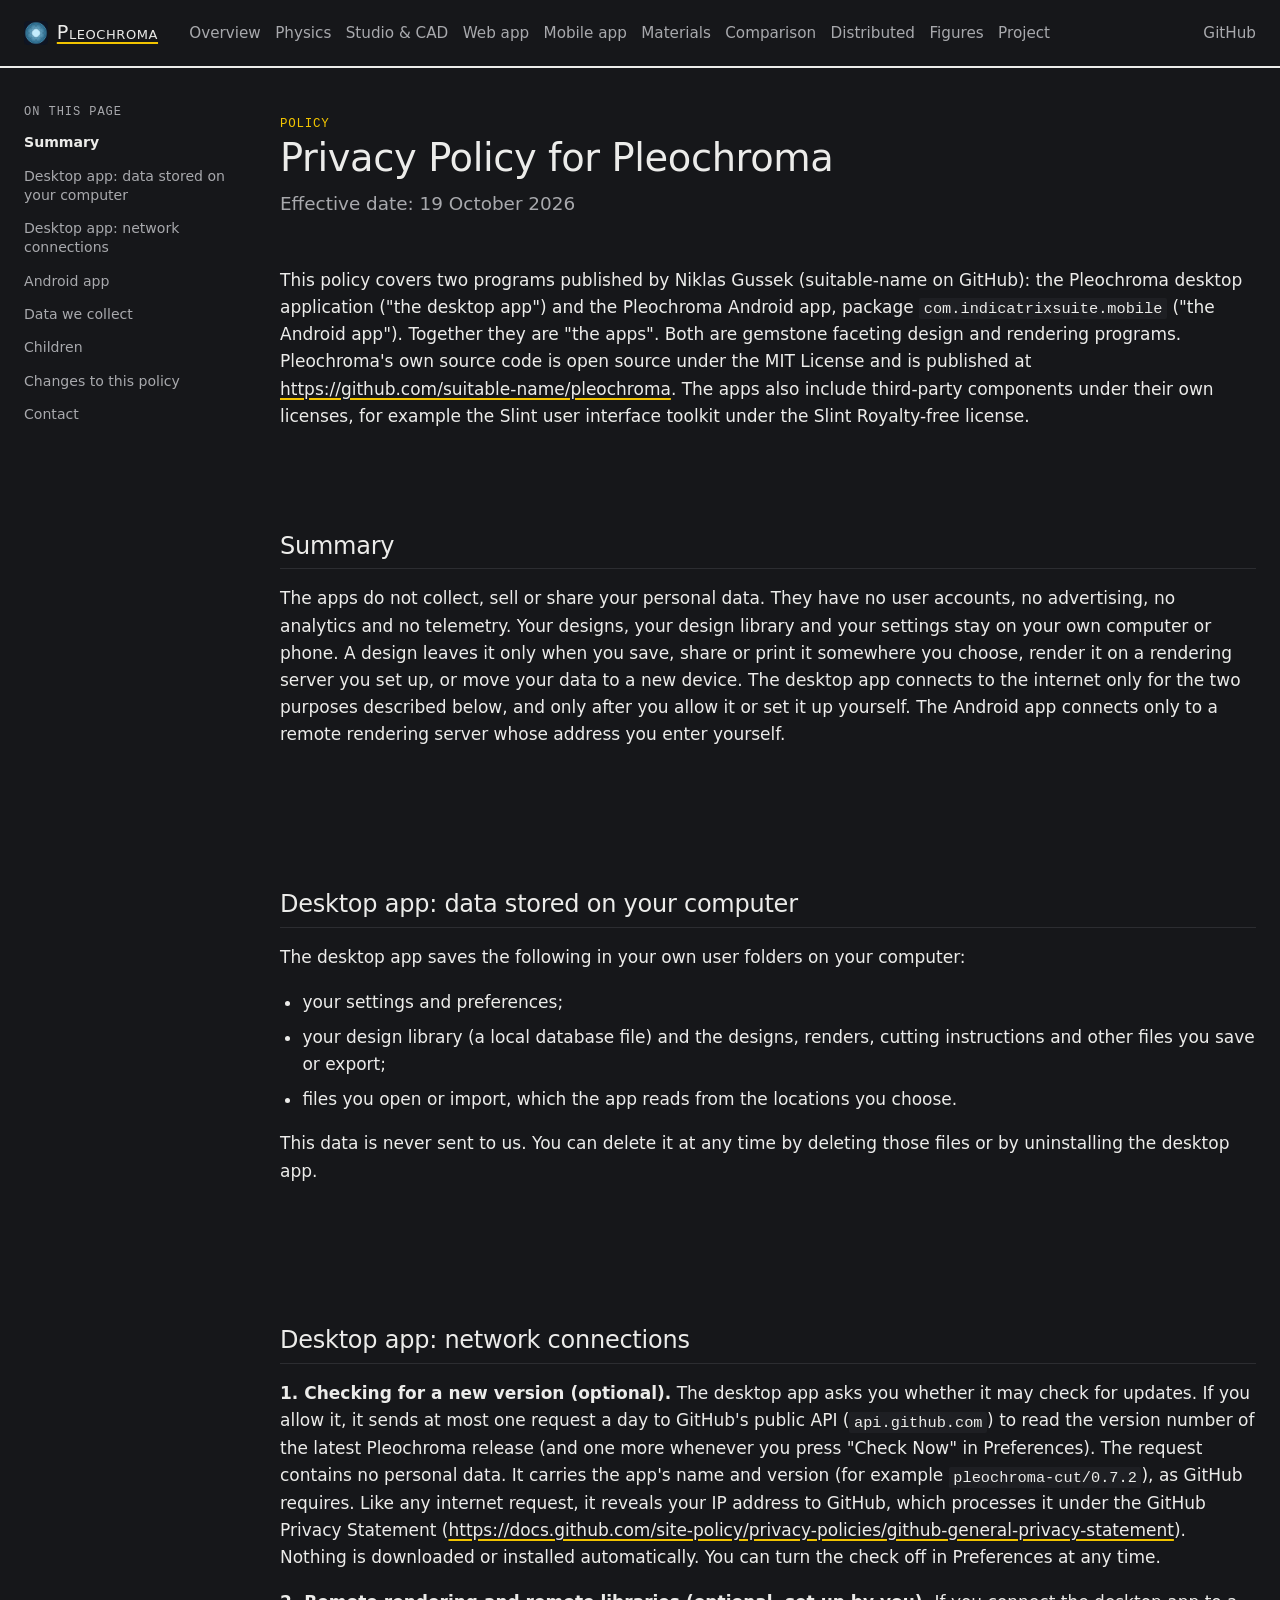
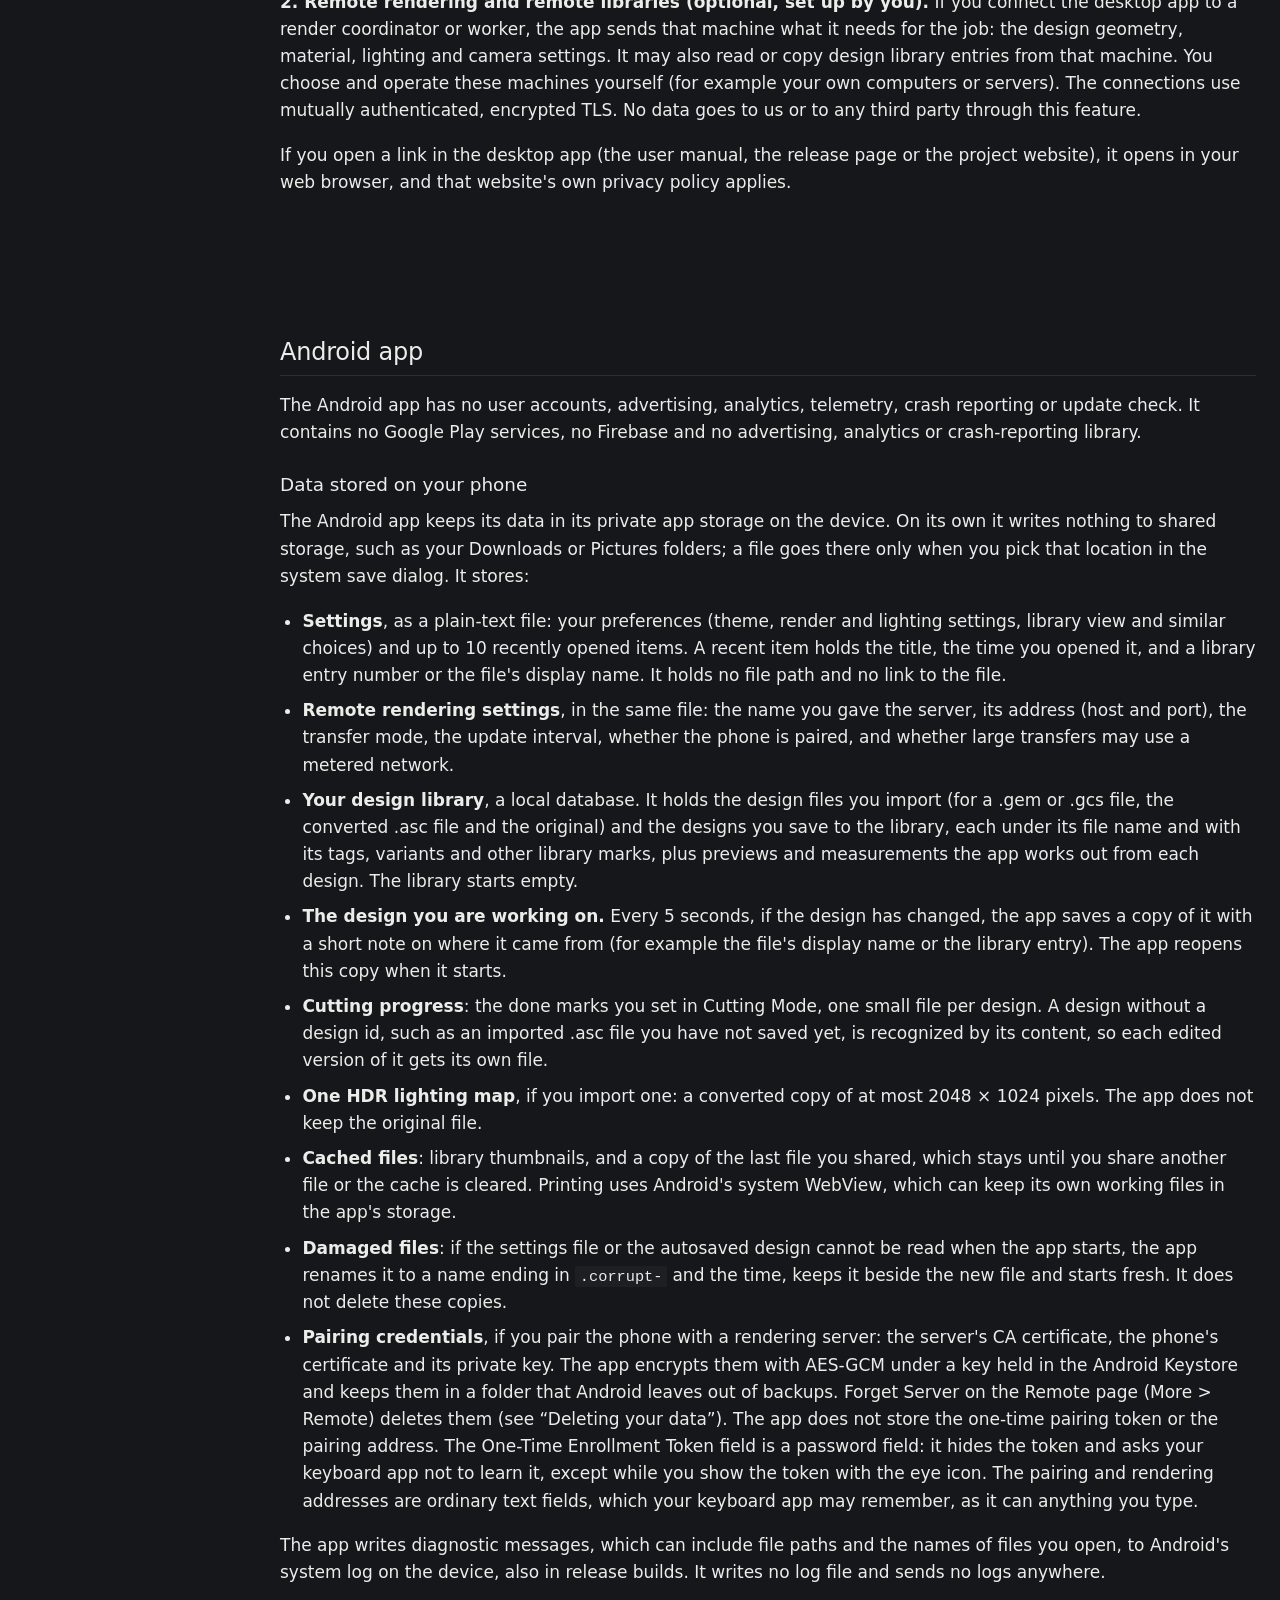
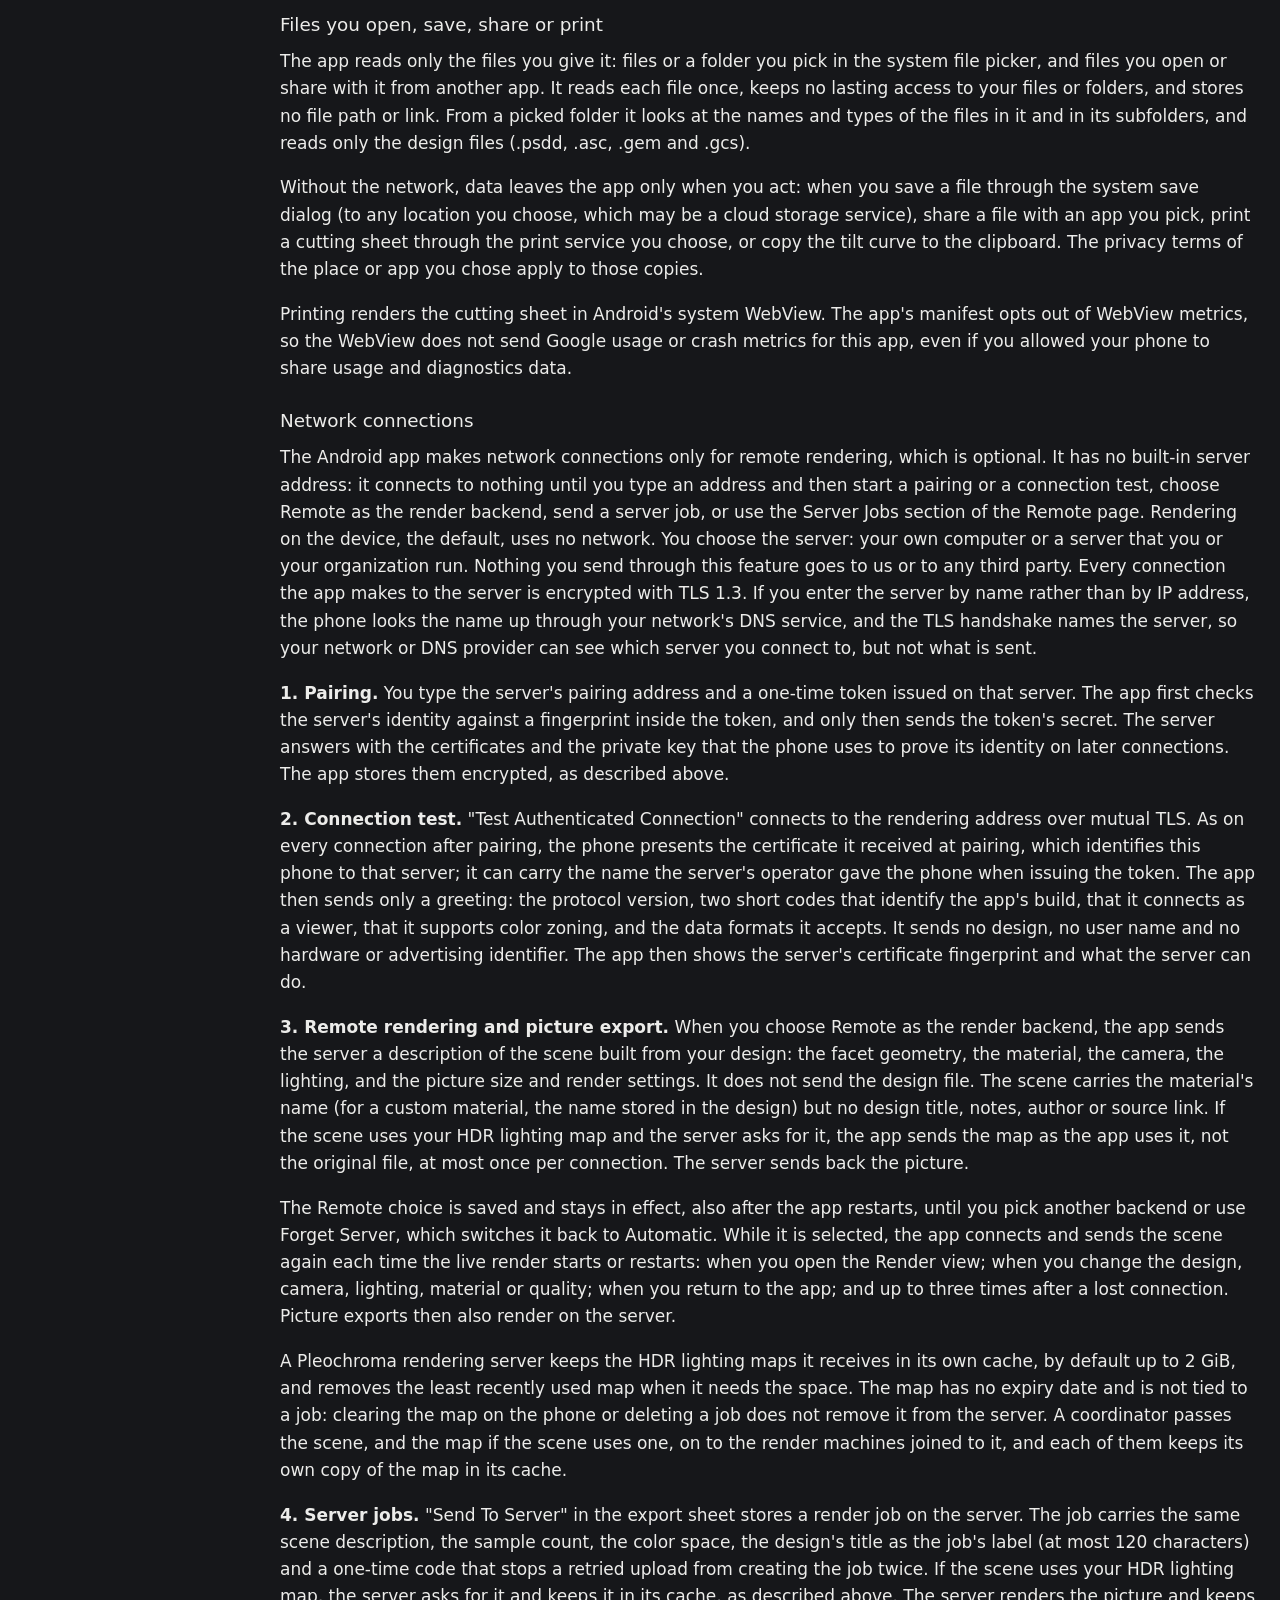
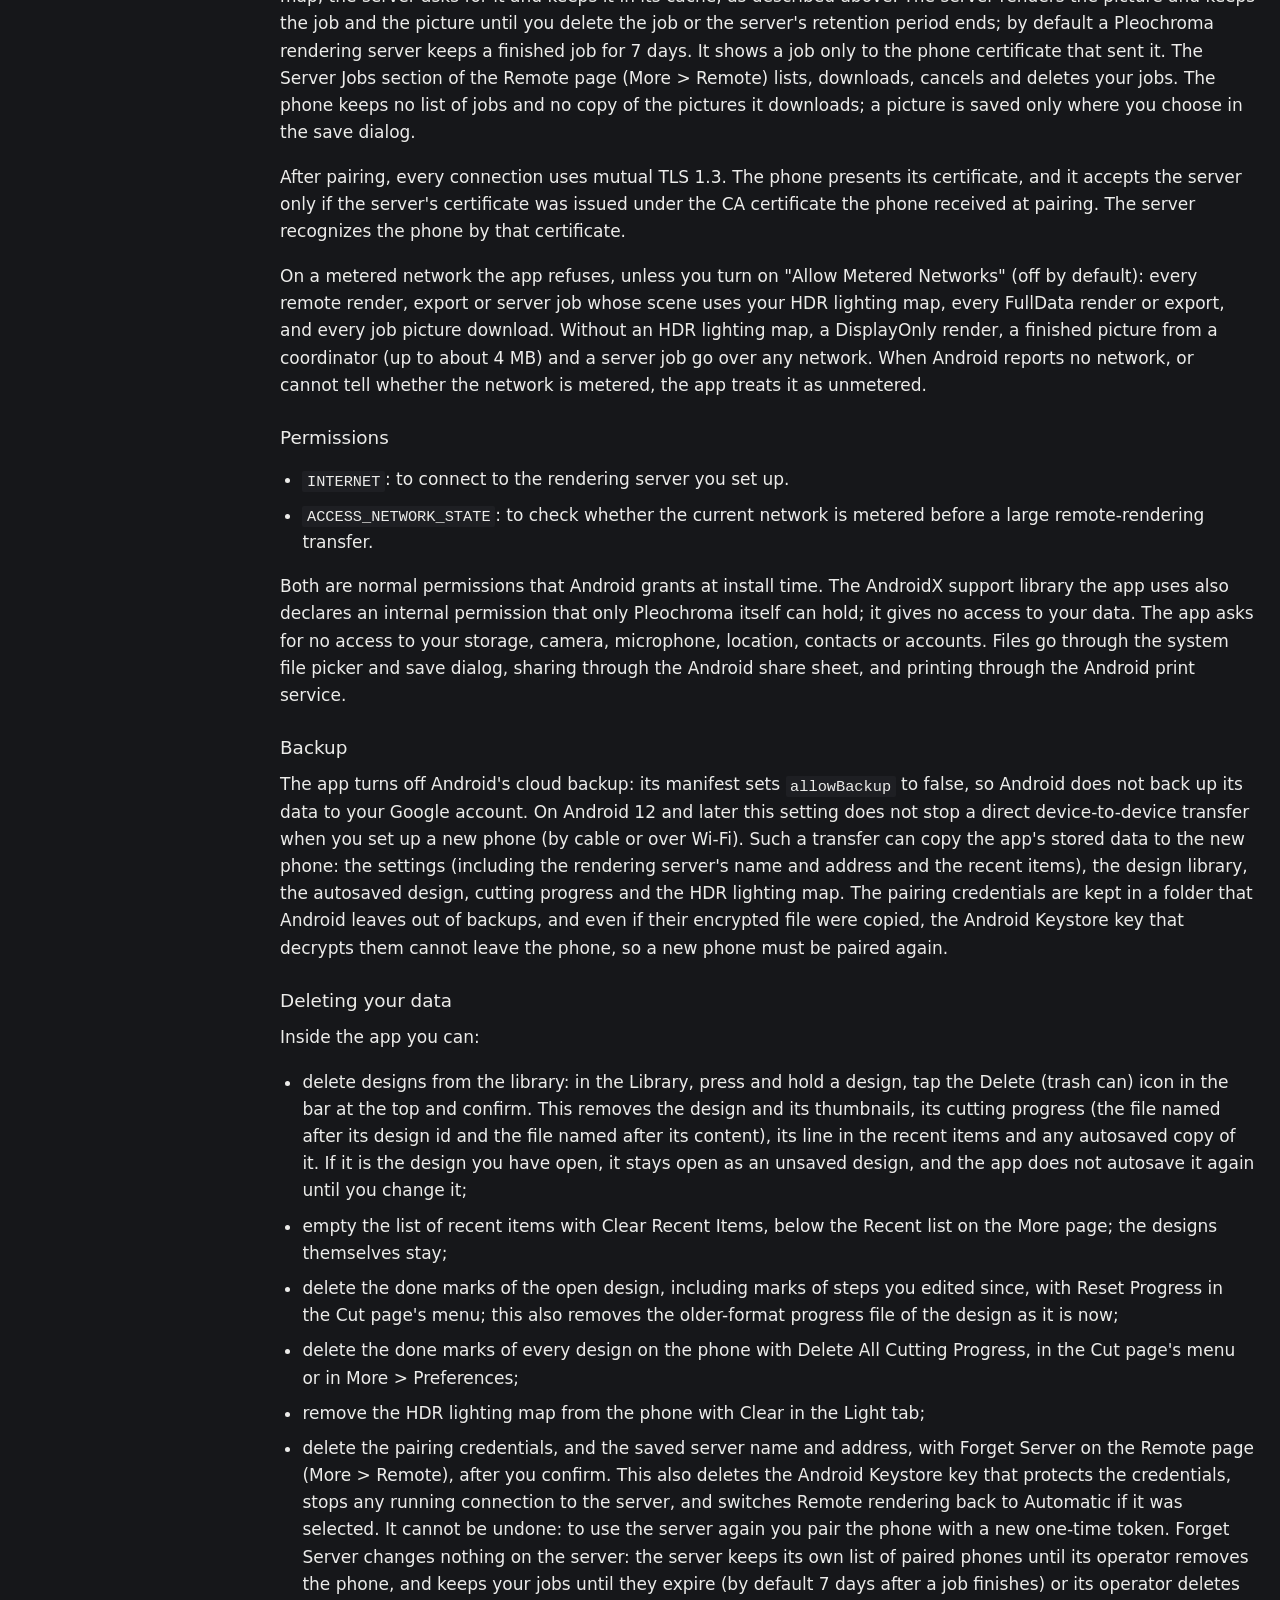
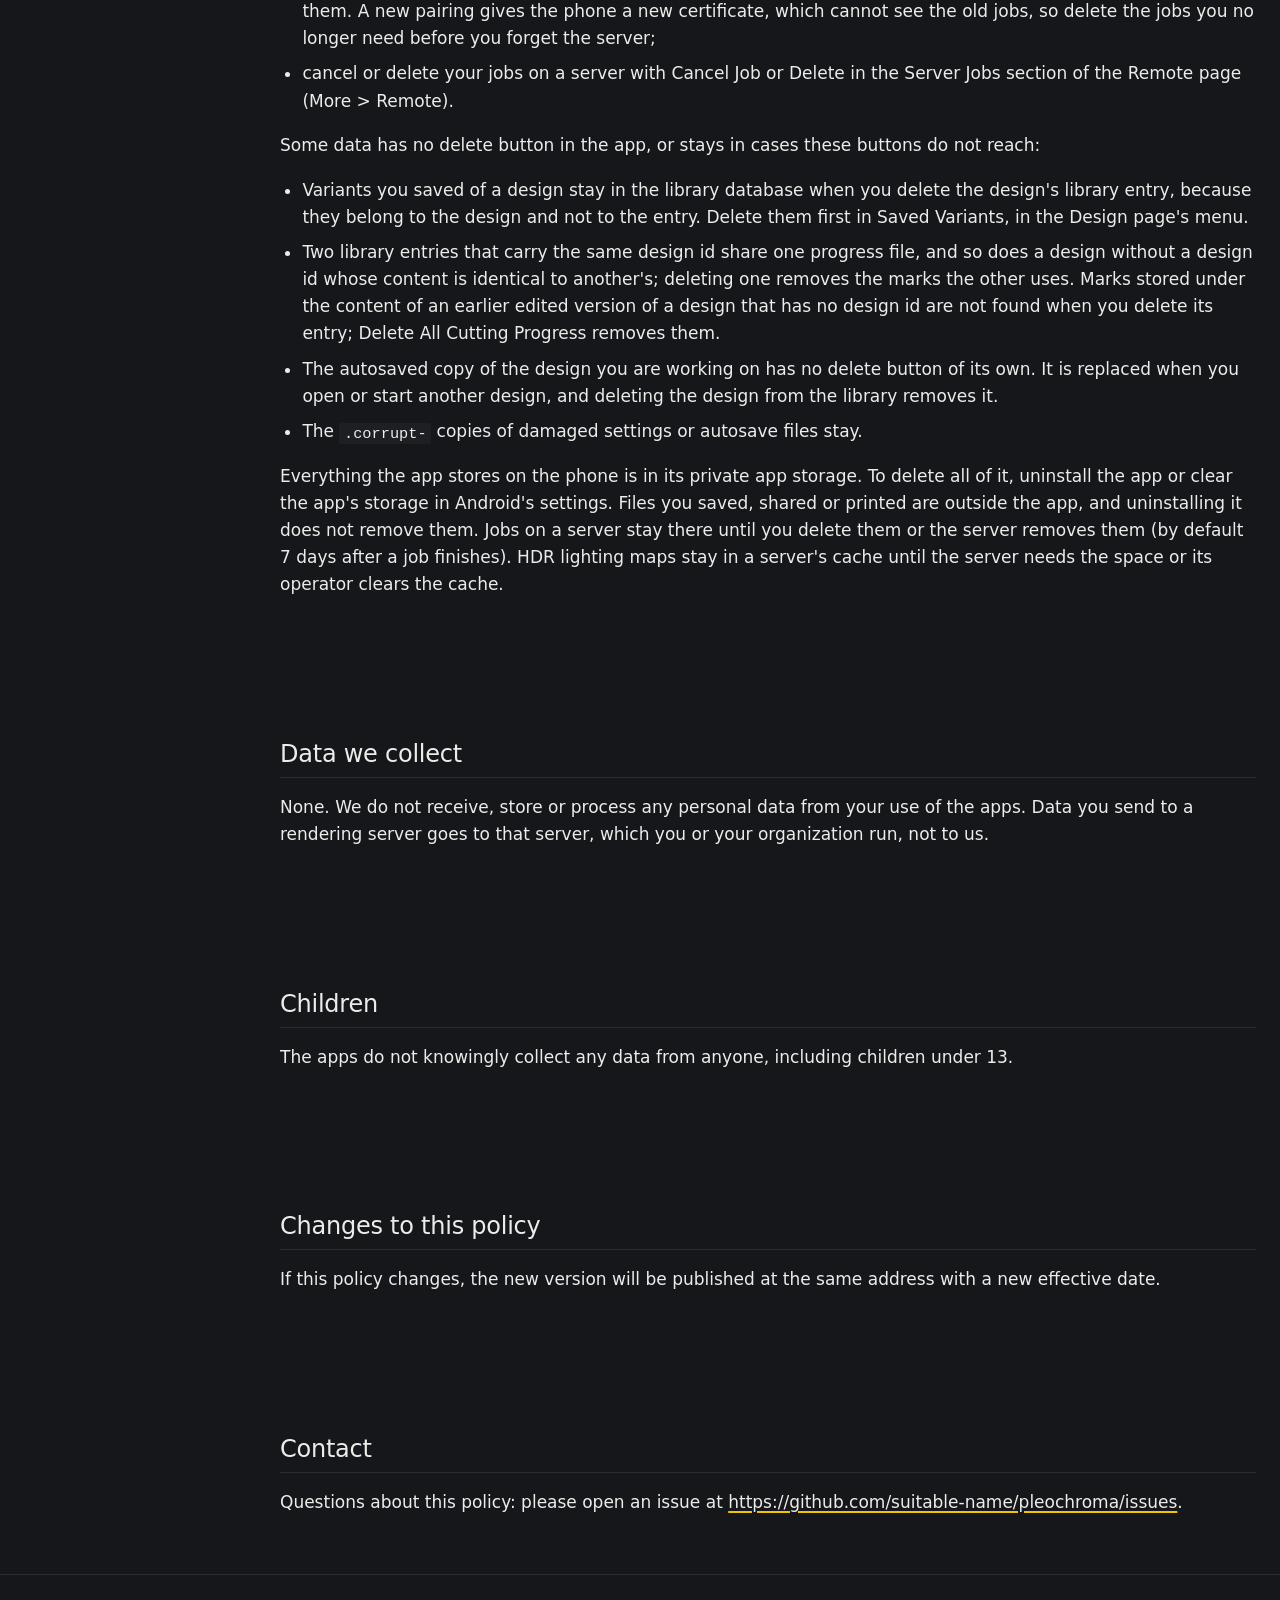
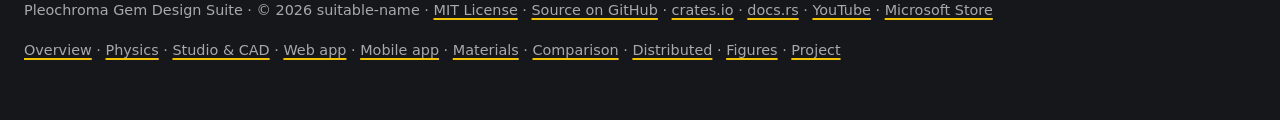
<file: privacy.html>
<!DOCTYPE html>
<html lang="en">
<head>
<meta charset="UTF-8">
<meta name="viewport" content="width=device-width, initial-scale=1.0">
<title>Privacy Policy — Pleochroma</title>
<meta name="description" content="The privacy policy of the Pleochroma desktop application and Android app: no accounts, no advertising, no analytics and no telemetry; what each app stores on your device and the optional network connections it can make.">
<!-- seo:start -->
<link rel="canonical" href="https://pleochroma.com/privacy.html">
<meta name="theme-color" content="#16171a">
<meta property="og:type" content="website">
<meta property="og:site_name" content="Pleochroma">
<meta property="og:title" content="Privacy Policy — Pleochroma">
<meta property="og:description" content="The privacy policy of the Pleochroma desktop application and Android app: no accounts, no advertising, no analytics and no telemetry; what each app stores on your device and the optional network connections it can make.">
<meta property="og:url" content="https://pleochroma.com/privacy.html">
<meta property="og:image" content="https://pleochroma.com/assets/images/fig_fvs_hero.jpg">
<meta property="og:image:width" content="1800">
<meta property="og:image:height" content="1200">
<meta property="og:image:alt" content="A long octagon sapphire rendered by Pleochroma&#x27;s spectral path tracer">
<meta name="twitter:card" content="summary_large_image">
<!-- seo:end -->
<link rel="icon" type="image/png" href="assets/images/icon.png">
<link rel="stylesheet" href="assets/css/style.css">
</head>
<body>

<header class="masthead">
  <div class="container">
    <a href="index.html" class="brand"><img src="assets/images/icon.png" width="24" height="24" alt="">Pleochroma</a>
    <nav>
      <a href="index.html">Overview</a>
      <a href="physics.html">Physics</a>
      <a href="editor.html">Studio &amp; CAD</a>
      <a href="web.html">Web app</a>
      <a href="mobile.html">Mobile app</a>
      <a href="materials.html">Materials</a>
      <a href="comparison.html">Comparison</a>
      <a href="distributed.html">Distributed</a>
      <a href="gallery.html">Figures</a>
      <a href="project.html">Project</a>
    </nav>
    <a href="https://github.com/suitable-name/pleochroma" class="gh-link">GitHub</a>
  </div>
</header>

<main class="container">

  <div class="page-head">
    <span class="tag">Policy</span>
    <h1>Privacy Policy for Pleochroma</h1>
    <p class="subtitle">Effective date: 19 October 2026</p>
  </div>

  <p>
    This policy covers two programs published by Niklas Gussek (suitable-name on GitHub): the Pleochroma desktop
    application ("the desktop app") and the Pleochroma Android app, package
    <code>com.indicatrixsuite.mobile</code> ("the Android app"). Together they are "the apps".
    Both are gemstone faceting design and rendering programs. Pleochroma's own source code is open
    source under the MIT License and is published at
    <a href="https://github.com/suitable-name/pleochroma">https://github.com/suitable-name/pleochroma</a>.
    The apps also include third-party components under their own licenses, for example the Slint
    user interface toolkit under the Slint Royalty-free license.
  </p>

  <section id="summary">
    <h2>Summary</h2>
    <p>
      The apps do not collect, sell or share your personal data. They have no user accounts, no
      advertising, no analytics and no telemetry. Your designs, your design library and your settings
      stay on your own computer or phone. A design leaves it only when you save, share or print it
      somewhere you choose, render it on a rendering server you set up, or move your data to a new
      device. The desktop app connects to the internet only for the two purposes described below,
      and only after you allow it or set it up yourself. The Android app connects only to a remote
      rendering server whose address you enter yourself.
    </p>
  </section>

  <section id="stored-data">
    <h2>Desktop app: data stored on your computer</h2>
    <p>The desktop app saves the following in your own user folders on your computer:</p>
    <ul>
      <li>your settings and preferences;</li>
      <li>your design library (a local database file) and the designs, renders, cutting instructions and
        other files you save or export;</li>
      <li>files you open or import, which the app reads from the locations you choose.</li>
    </ul>
    <p>
      This data is never sent to us. You can delete it at any time by deleting those files or by
      uninstalling the desktop app.
    </p>
  </section>

  <section id="network">
    <h2>Desktop app: network connections</h2>
    <p>
      <strong>1. Checking for a new version (optional).</strong> The desktop app asks you whether it may check for updates.
      If you allow it, it sends at most one request a day to GitHub's public API
      (<code>api.github.com</code>) to read the version number of the latest Pleochroma release (and one more
      whenever you press "Check Now" in Preferences). The request
      contains no personal data. It carries the app's name and version (for example
      <code>pleochroma-cut/0.7.2</code>), as GitHub requires. Like any internet request, it reveals your IP address
      to GitHub, which processes it under the GitHub Privacy Statement
      (<a href="https://docs.github.com/site-policy/privacy-policies/github-general-privacy-statement">https://docs.github.com/site-policy/privacy-policies/github-general-privacy-statement</a>). Nothing is
      downloaded or installed automatically. You can turn the check off in Preferences at any time.
    </p>
    <p>
      <strong>2. Remote rendering and remote libraries (optional, set up by you).</strong> If you connect the desktop app
      to a render coordinator or worker, the app sends that machine what it needs for the job: the
      design geometry, material, lighting and camera settings. It may also read or copy design library
      entries from that machine. You choose and operate these machines yourself (for example your own
      computers or servers). The connections use mutually authenticated, encrypted TLS. No data goes
      to us or to any third party through this feature.
    </p>
    <p>
      If you open a link in the desktop app (the user manual, the release page or the project website), it
      opens in your web browser, and that website's own privacy policy applies.
    </p>
  </section>

  <section id="android">
    <h2>Android app</h2>
    <p>
      The Android app has no user accounts, advertising, analytics, telemetry, crash reporting or
      update check. It contains no Google Play services, no Firebase and no advertising, analytics or
      crash-reporting library.
    </p>

    <h3>Data stored on your phone</h3>
    <p>
      The Android app keeps its data in its private app storage on the device. On its own it writes
      nothing to shared storage, such as your Downloads or Pictures folders; a file goes there only
      when you pick that location in the system save dialog. It stores:
    </p>
    <ul>
      <li><strong>Settings</strong>, as a plain-text file: your preferences (theme, render and
        lighting settings, library view and similar choices) and up to 10 recently opened items. A
        recent item holds the title, the time you opened it, and a library entry number or the file's
        display name. It holds no file path and no link to the file.</li>
      <li><strong>Remote rendering settings</strong>, in the same file: the name you gave the server,
        its address (host and port), the transfer mode, the update interval, whether the phone is
        paired, and whether large transfers may use a metered network.</li>
      <li><strong>Your design library</strong>, a local database. It holds the design files you
        import (for a .gem or .gcs file, the converted .asc file and the original) and the designs
        you save to the library, each under its file name and with its tags, variants and other
        library marks, plus previews and measurements the app works out from each design. The
        library starts empty.</li>
      <li><strong>The design you are working on.</strong> Every 5 seconds, if the design has changed,
        the app saves a copy of it with a short note on where it came from (for example the file's
        display name or the library entry). The app reopens this copy when it starts.</li>
      <li><strong>Cutting progress</strong>: the done marks you set in Cutting Mode, one small file per
        design. A design without a design id, such as an imported .asc file you have not saved yet,
        is recognized by its content, so each edited version of it gets its own file.</li>
      <li><strong>One HDR lighting map</strong>, if you import one: a converted copy of at most
        2048 &times; 1024 pixels. The app does not keep the original file.</li>
      <li><strong>Cached files</strong>: library thumbnails, and a copy of the last file you shared,
        which stays until you share another file or the cache is cleared. Printing uses Android's
        system WebView, which can keep its own working files in the app's storage.</li>
      <li><strong>Damaged files</strong>: if the settings file or the autosaved design cannot be
        read when the app starts, the app renames it to a name ending in
        <code>.corrupt-</code> and the time, keeps it beside the new file and starts fresh. It does
        not delete these copies.</li>
      <li><strong>Pairing credentials</strong>, if you pair the phone with a rendering server: the
        server's CA certificate, the phone's certificate and its private key. The app encrypts them
        with AES-GCM under a key held in the Android Keystore and keeps them in a folder that Android
        leaves out of backups. Forget Server on the Remote page (More &gt; Remote) deletes them (see
        &ldquo;Deleting your data&rdquo;). The app does not store the one-time pairing token or the
        pairing address. The One-Time Enrollment Token field is a password field: it hides the token
        and asks your keyboard app not to learn it, except while you show the token with the eye
        icon. The pairing and rendering addresses are ordinary text fields, which your keyboard app
        may remember, as it can anything you type.</li>
    </ul>
    <p>
      The app writes diagnostic messages, which can include file paths and the names of files you
      open, to Android's system log on the device, also in release builds. It writes no log file and
      sends no logs anywhere.
    </p>

    <h3>Files you open, save, share or print</h3>
    <p>
      The app reads only the files you give it: files or a folder you pick in the system file picker,
      and files you open or share with it from another app. It reads each file once, keeps no lasting
      access to your files or folders, and stores no file path or link. From a picked folder it
      looks at the names and types of the files in it and in its subfolders, and reads only the
      design files (.psdd, .asc, .gem and .gcs).
    </p>
    <p>
      Without the network, data leaves the app only when you act: when you save a file through the
      system save dialog (to any location you choose, which may be a cloud storage service), share a
      file with an app you pick, print a cutting sheet through the print service you choose, or copy
      the tilt curve to the clipboard. The privacy terms of the place or app you chose apply to those
      copies.
    </p>
    <p>
      Printing renders the cutting sheet in Android's system WebView. The app's manifest opts out
      of WebView metrics, so the WebView does not send Google usage or crash metrics for this app,
      even if you allowed your phone to share usage and diagnostics data.
    </p>

    <h3>Network connections</h3>
    <p>
      The Android app makes network connections only for remote rendering, which is optional. It has
      no built-in server address: it connects to nothing until you type an address and then start a
      pairing or a connection test, choose Remote as the render backend, send a server job, or use
      the Server Jobs section of the Remote page. Rendering on the device, the default, uses no
      network. You choose the server: your own computer or a server that you or your organization
      run. Nothing you send through this feature goes to us or to any third party. Every connection
      the app makes to the server is encrypted with TLS 1.3. If you enter the server by name rather
      than by IP address, the phone looks the name up through your network's DNS service, and the
      TLS handshake names the server, so your network or DNS provider can see which server you
      connect to, but not what is sent.
    </p>
    <p>
      <strong>1. Pairing.</strong> You type the server's pairing address and a one-time token issued on
      that server. The app first checks the server's identity against a fingerprint inside the token,
      and only then sends the token's secret. The server answers with the certificates and the private
      key that the phone uses to prove its identity on later connections. The app stores them
      encrypted, as described above.
    </p>
    <p>
      <strong>2. Connection test.</strong> "Test Authenticated Connection" connects to the rendering
      address over mutual TLS. As on every connection after pairing, the phone presents the
      certificate it received at pairing, which identifies this phone to that server; it can carry
      the name the server's operator gave the phone when issuing the token. The app then sends only
      a greeting: the protocol version, two short codes that identify the app's build, that it
      connects as a viewer, that it supports color zoning, and the data formats it accepts. It sends
      no design, no user name and no hardware or advertising identifier. The app then shows the
      server's certificate fingerprint and what the server can do.
    </p>
    <p>
      <strong>3. Remote rendering and picture export.</strong> When you choose Remote as the render
      backend, the app sends the server a description of the scene built from your design: the facet
      geometry, the material, the camera, the lighting, and the picture size and render settings. It
      does not send the design file. The scene carries the material's name (for a custom material,
      the name stored in the design) but no design title, notes, author or source link. If the scene
      uses your HDR lighting map and the server asks for it, the app sends the map as the app uses
      it, not the original file, at most once per connection. The server sends back the picture.
    </p>
    <p>
      The Remote choice is saved and stays in effect, also after the app restarts, until you pick
      another backend or use Forget Server, which switches it back to Automatic. While it is
      selected, the app connects and sends the scene again each time the live render starts or
      restarts: when you open the Render view; when you change the design, camera, lighting,
      material or quality; when you return to the app; and up to three times after a lost
      connection. Picture exports then also render on the server.
    </p>
    <p>
      A Pleochroma rendering server keeps the HDR lighting maps it receives in its own cache, by
      default up to 2 GiB, and removes the least recently used map when it needs the space. The map has no
      expiry date and is not tied to a job: clearing the map on the phone or deleting a job does not
      remove it from the server. A coordinator passes the scene, and the map if the scene uses one,
      on to the render machines joined to it, and each of them keeps its own copy of the map in its
      cache.
    </p>
    <p>
      <strong>4. Server jobs.</strong> "Send To Server" in the export sheet stores a render job on the
      server. The job carries the same scene description, the sample count, the color space, the
      design's title as the job's label (at most 120 characters) and a one-time code that stops a
      retried upload from creating the job twice. If the scene uses your HDR lighting map, the server
      asks for it and keeps it in its cache, as described above. The server renders the picture and
      keeps the job and the picture until you delete the job or the server's retention period ends;
      by default a Pleochroma rendering server keeps a finished job for 7 days. It shows a job only to the
      phone certificate that sent it. The Server Jobs section of the Remote page (More &gt; Remote)
      lists, downloads, cancels and deletes your jobs. The phone keeps no list of jobs and no copy
      of the pictures it downloads; a picture is saved only where you choose in the save dialog.
    </p>
    <p>
      After pairing, every connection uses mutual TLS 1.3. The phone presents its certificate, and it
      accepts the server only if the server's certificate was issued under the CA certificate the
      phone received at pairing. The server recognizes the phone by that certificate.
    </p>
    <p>
      On a metered network the app refuses, unless you turn on "Allow Metered Networks" (off by
      default): every remote render, export or server job whose scene uses your HDR lighting map,
      every FullData render or export, and every job picture download. Without an HDR lighting map, a
      DisplayOnly render, a finished picture from a coordinator (up to about 4 MB) and a server job
      go over any network. When Android reports no network, or cannot tell whether the network is
      metered, the app treats it as unmetered.
    </p>

    <h3>Permissions</h3>
    <ul>
      <li><code>INTERNET</code>: to connect to the rendering server you set up.</li>
      <li><code>ACCESS_NETWORK_STATE</code>: to check whether the current network is metered before a
        large remote-rendering transfer.</li>
    </ul>
    <p>
      Both are normal permissions that Android grants at install time. The AndroidX support library
      the app uses also declares an internal permission that only Pleochroma itself can hold; it
      gives no access to your data. The app asks for no access to your storage, camera, microphone,
      location, contacts or accounts. Files go through the system file picker and save dialog,
      sharing through the Android share sheet, and printing through the Android print service.
    </p>

    <h3>Backup</h3>
    <p>
      The app turns off Android's cloud backup: its manifest sets <code>allowBackup</code> to false,
      so Android does not back up its data to your Google account. On Android 12 and later this
      setting does not stop a direct device-to-device transfer when you set up a new phone (by cable
      or over Wi-Fi). Such a transfer can copy the app's stored data to the new phone: the settings
      (including the rendering server's name and address and the recent items), the design library,
      the autosaved design, cutting progress and the HDR lighting map. The pairing credentials are
      kept in a folder that Android leaves out of backups, and even if their encrypted file were
      copied, the Android Keystore key that decrypts them cannot leave the phone, so a new phone must
      be paired again.
    </p>

    <h3>Deleting your data</h3>
    <p>Inside the app you can:</p>
    <ul>
      <li>delete designs from the library: in the Library, press and hold a design, tap the Delete
        (trash can) icon in the bar at the top and confirm. This removes the design and its
        thumbnails, its cutting progress (the file named after its design id and the file named
        after its content), its line in the recent items and any autosaved copy of it. If it is the
        design you have open, it stays open as an unsaved design, and the app does not autosave it
        again until you change it;</li>
      <li>empty the list of recent items with Clear Recent Items, below the Recent list on the More
        page; the designs themselves stay;</li>
      <li>delete the done marks of the open design, including marks of steps you edited since,
        with Reset Progress in the Cut page's menu; this also removes the older-format progress
        file of the design as it is now;</li>
      <li>delete the done marks of every design on the phone with Delete All Cutting Progress, in
        the Cut page's menu or in More &gt; Preferences;</li>
      <li>remove the HDR lighting map from the phone with Clear in the Light tab;</li>
      <li>delete the pairing credentials, and the saved server name and address, with Forget Server
        on the Remote page (More &gt; Remote), after you confirm. This also deletes the Android
        Keystore key that protects the credentials, stops any running connection to the server,
        and switches Remote rendering back to Automatic if it was selected. It cannot be undone:
        to use the server again you pair the phone with a new one-time token. Forget Server changes
        nothing on the server: the server keeps its own list of paired phones until its operator
        removes the phone, and keeps your jobs until they expire (by default 7 days after a job
        finishes) or its operator deletes them. A new pairing gives the phone a new certificate,
        which cannot see the old jobs, so delete the jobs you no longer need before you forget the
        server;</li>
      <li>cancel or delete your jobs on a server with Cancel Job or Delete in the Server Jobs
        section of the Remote page (More &gt; Remote).</li>
    </ul>
    <p>Some data has no delete button in the app, or stays in cases these buttons do not reach:</p>
    <ul>
      <li>Variants you saved of a design stay in the library database when you delete the design's
        library entry, because they belong to the design and not to the entry. Delete them first
        in Saved Variants, in the Design page's menu.</li>
      <li>Two library entries that carry the same design id share one progress file, and so does a
        design without a design id whose content is identical to another's; deleting one removes
        the marks the other uses. Marks stored under the content of an earlier edited version of a
        design that has no design id are not found when you delete its entry; Delete All Cutting
        Progress removes them.</li>
      <li>The autosaved copy of the design you are working on has no delete button of its own. It
        is replaced when you open or start another design, and deleting the design from the
        library removes it.</li>
      <li>The <code>.corrupt-</code> copies of damaged settings or autosave files stay.</li>
    </ul>
    <p>
      Everything the app stores on the phone is in its private app storage. To delete all of it,
      uninstall the app or clear the app's storage in Android's settings. Files you saved, shared or
      printed are outside the app, and uninstalling it does not remove them. Jobs on a server stay
      there until you delete them or the server removes them (by default 7 days after a job
      finishes). HDR lighting maps stay in a server's cache until the server needs the space or its
      operator clears the cache.
    </p>
  </section>

  <section id="data-we-collect">
    <h2>Data we collect</h2>
    <p>
      None. We do not receive, store or process any personal data from your use of the apps. Data
      you send to a rendering server goes to that server, which you or your organization run, not to
      us.
    </p>
  </section>

  <section id="children">
    <h2>Children</h2>
    <p>The apps do not knowingly collect any data from anyone, including children under 13.</p>
  </section>

  <section id="changes">
    <h2>Changes to this policy</h2>
    <p>
      If this policy changes, the new version will be published at the same address with a new
      effective date.
    </p>
  </section>

  <section id="contact">
    <h2>Contact</h2>
    <p>
      Questions about this policy: please open an issue at
      <a href="https://github.com/suitable-name/pleochroma/issues">https://github.com/suitable-name/pleochroma/issues</a>.
    </p>
  </section>

</main>

<footer>
  <div class="container">
    <p>Pleochroma Gem Design Suite · &copy; 2026 suitable-name · <a href="https://github.com/suitable-name/pleochroma/blob/main/LICENSE">MIT License</a> · <a href="https://github.com/suitable-name/pleochroma">Source on GitHub</a> · <a href="https://crates.io/crates/pleochroma">crates.io</a> · <a href="https://docs.rs/pleochroma">docs.rs</a> · <a href="https://www.youtube.com/@Pleochroma">YouTube</a> · <a href="https://apps.microsoft.com/store/detail/9PF7KR401SNC">Microsoft Store</a></p>
    <p><a href="index.html">Overview</a> · <a href="physics.html">Physics</a> · <a href="editor.html">Studio &amp; CAD</a> · <a href="web.html">Web app</a> · <a href="mobile.html">Mobile app</a> · <a href="materials.html">Materials</a> · <a href="comparison.html">Comparison</a> · <a href="distributed.html">Distributed</a> · <a href="gallery.html">Figures</a> · <a href="project.html">Project</a></p>
  </div>
</footer>

<script src="assets/js/main.js"></script>
</body>
</html>
</file>
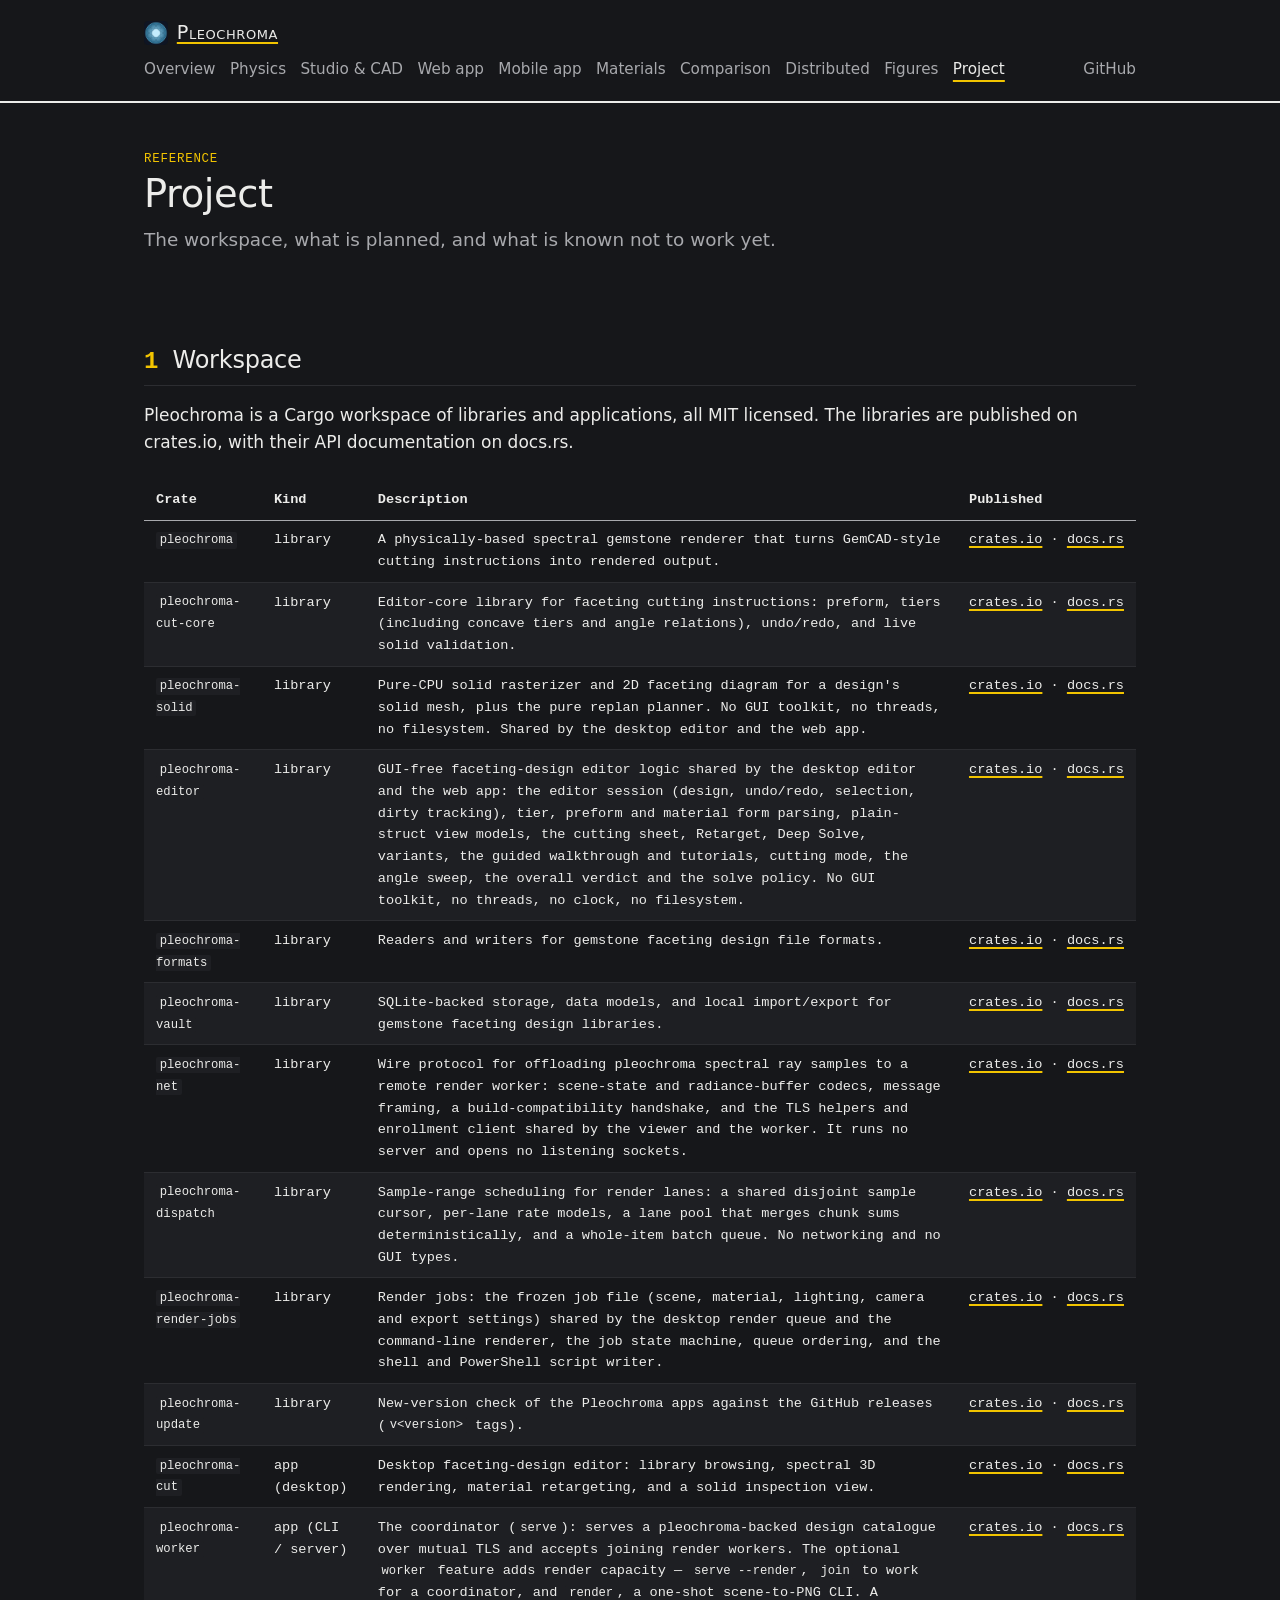
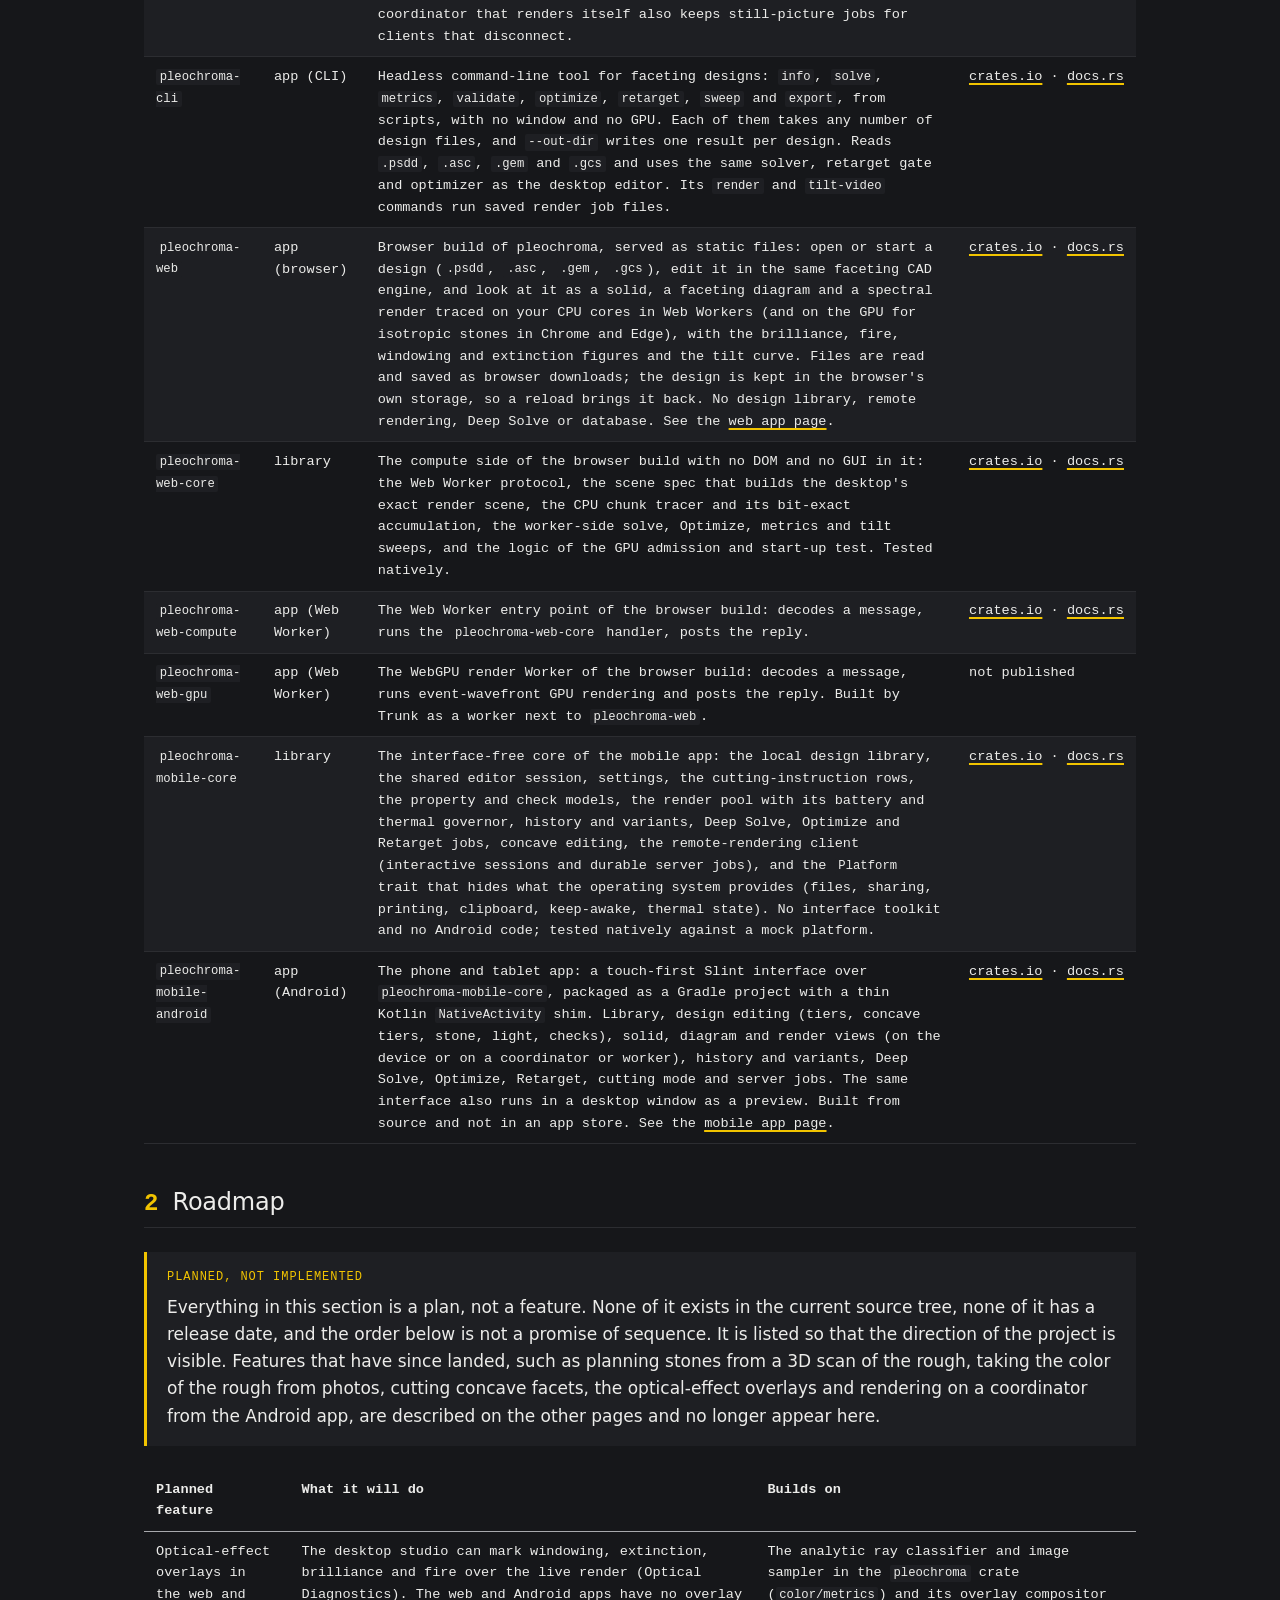
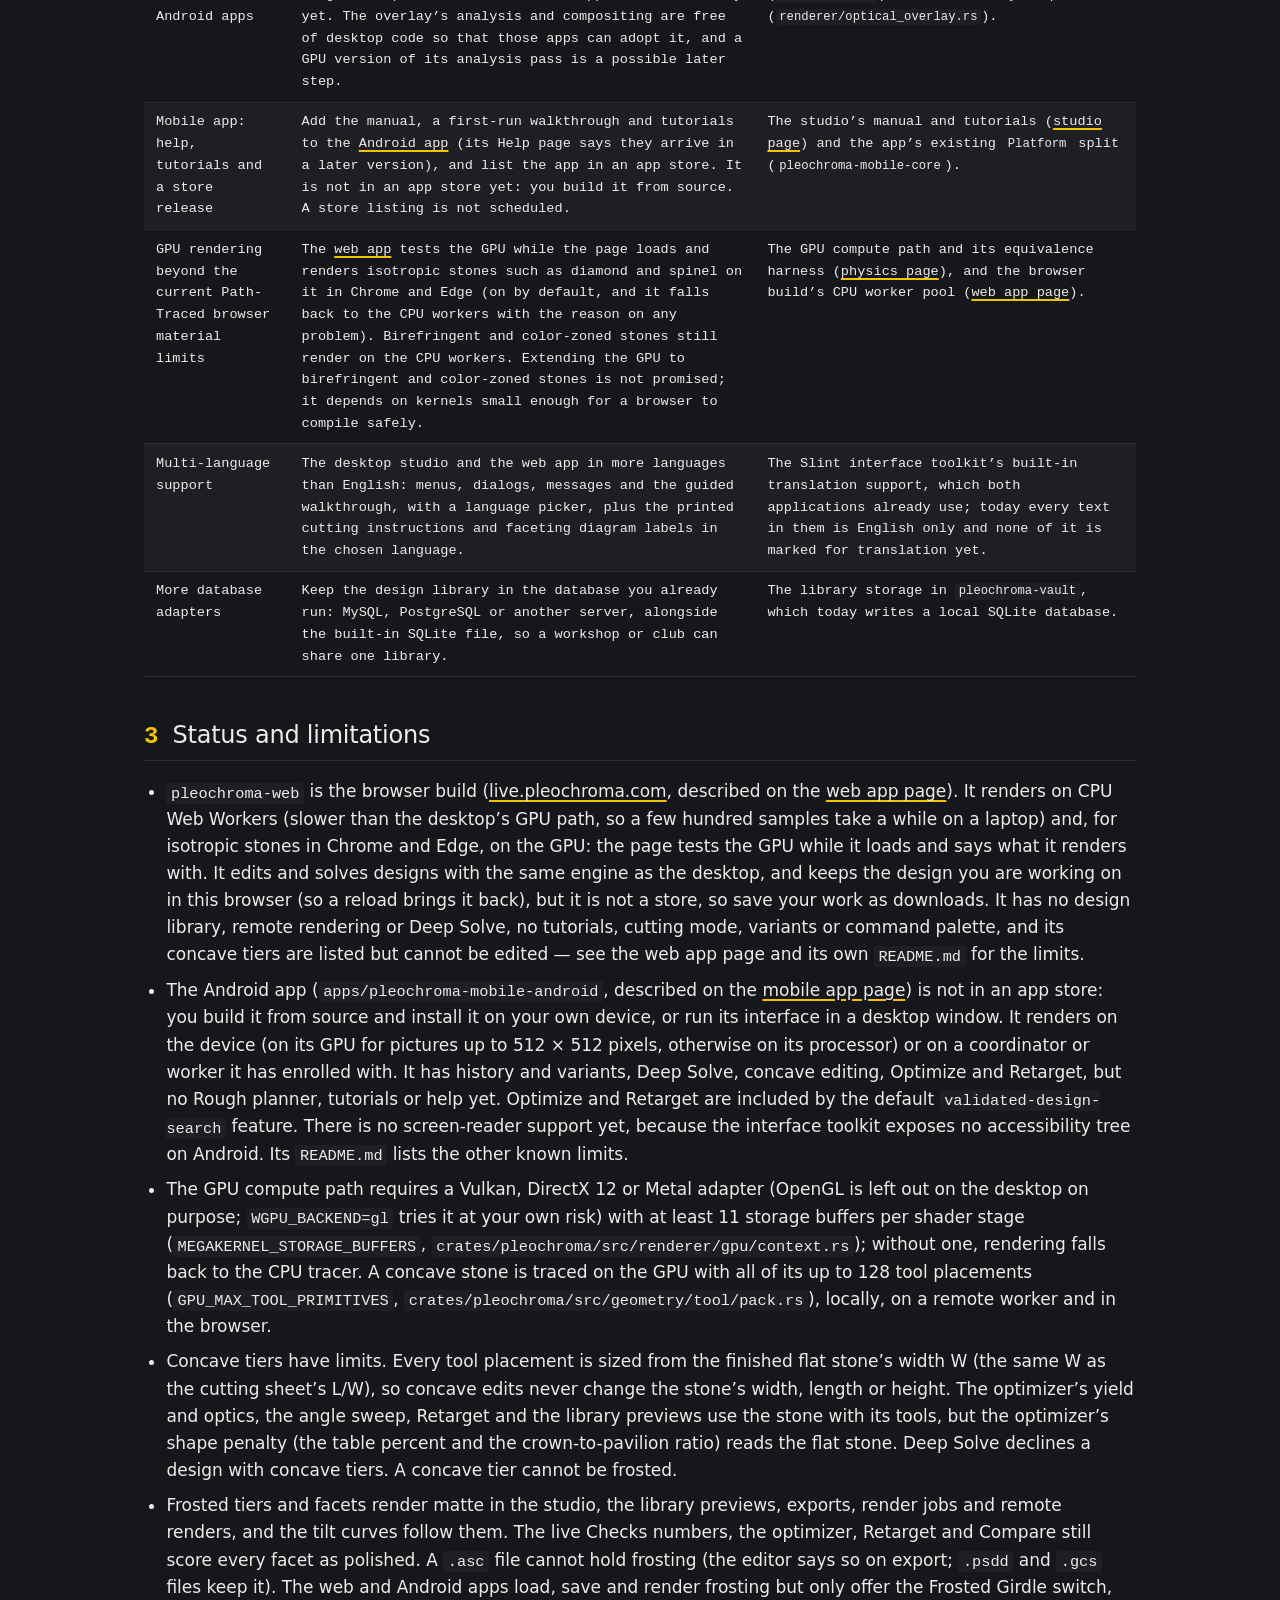
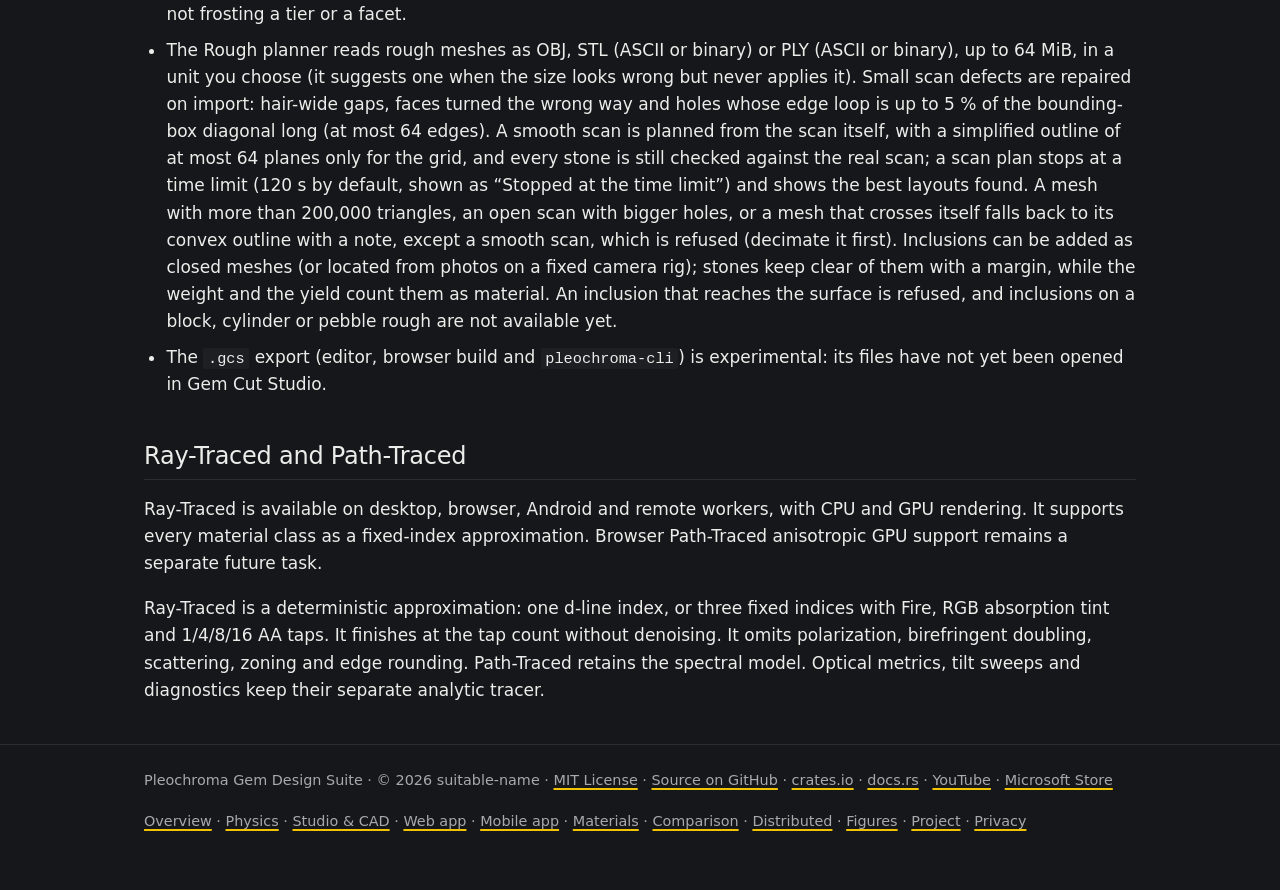
<file: project.html>
<!DOCTYPE html>
<html lang="en">
<head>
<meta charset="UTF-8">
<meta name="viewport" content="width=device-width, initial-scale=1.0">
<title>Project, roadmap and status — Pleochroma</title>
<meta name="description" content="The Pleochroma workspace: every crate and app with its registry links, the roadmap of planned features, and the current status and known limitations.">
<!-- seo:start -->
<link rel="canonical" href="https://pleochroma.com/project.html">
<meta name="theme-color" content="#16171a">
<meta property="og:type" content="website">
<meta property="og:site_name" content="Pleochroma">
<meta property="og:title" content="Project, roadmap and status — Pleochroma">
<meta property="og:description" content="The Pleochroma workspace: every crate and app with its registry links, the roadmap of planned features, and the current status and known limitations.">
<meta property="og:url" content="https://pleochroma.com/project.html">
<meta property="og:image" content="https://pleochroma.com/assets/images/fig_fvs_hero.jpg">
<meta property="og:image:width" content="1800">
<meta property="og:image:height" content="1200">
<meta property="og:image:alt" content="A long octagon sapphire rendered by Pleochroma&#x27;s spectral path tracer">
<meta name="twitter:card" content="summary_large_image">
<!-- seo:end -->
<link rel="icon" type="image/png" href="assets/images/icon.png">
<link rel="stylesheet" href="assets/css/style.css">
</head>
<body>

<header class="masthead">
  <div class="container">
    <a href="index.html" class="brand"><img src="assets/images/icon.png" width="24" height="24" alt="">Pleochroma</a>
    <nav>
      <a href="index.html">Overview</a>
      <a href="physics.html">Physics</a>
      <a href="editor.html">Studio &amp; CAD</a>
      <a href="web.html">Web app</a>
      <a href="mobile.html">Mobile app</a>
      <a href="materials.html">Materials</a>
      <a href="comparison.html">Comparison</a>
      <a href="distributed.html">Distributed</a>
      <a href="gallery.html">Figures</a>
      <a href="project.html" aria-current="page">Project</a>
    </nav>
    <a href="https://github.com/suitable-name/pleochroma" class="gh-link">GitHub</a>
  </div>
</header>

<main class="container">
  <div class="page-head">
    <span class="tag">Reference</span>
    <h1>Project</h1>
    <p class="subtitle">The workspace, what is planned, and what is known not to work yet.</p>
  </div>

  <section id="workspace">
    <h2><span class="sec-num">1</span>Workspace</h2>
    <p>
      Pleochroma is a Cargo workspace of libraries and applications, all MIT
      licensed. The libraries are published on crates.io, with their API
      documentation on docs.rs.
    </p>
    <table>
      <thead>
        <tr><th>Crate</th><th>Kind</th><th>Description</th><th>Published</th></tr>
      </thead>
      <tbody>
        <tr>
          <td><code>pleochroma</code></td>
          <td>library</td>
          <td>A physically-based spectral gemstone renderer that turns GemCAD-style cutting instructions into rendered output.</td>
          <td class="pub"><a href="https://crates.io/crates/pleochroma">crates.io</a><span class="sep"> · </span><a href="https://docs.rs/pleochroma">docs.rs</a></td>
        </tr>
        <tr>
          <td><code>pleochroma-cut-core</code></td>
          <td>library</td>
          <td>Editor-core library for faceting cutting instructions: preform, tiers (including concave tiers and angle relations), undo/redo, and live solid validation.</td>
          <td class="pub"><a href="https://crates.io/crates/pleochroma-cut-core">crates.io</a><span class="sep"> · </span><a href="https://docs.rs/pleochroma-cut-core">docs.rs</a></td>
        </tr>
        <tr>
          <td><code>pleochroma-solid</code></td>
          <td>library</td>
          <td>Pure-CPU solid rasterizer and 2D faceting diagram for a design's solid mesh, plus the pure replan planner. No GUI toolkit, no threads, no filesystem. Shared by the desktop editor and the web app.</td>
          <td class="pub"><a href="https://crates.io/crates/pleochroma-solid">crates.io</a><span class="sep"> · </span><a href="https://docs.rs/pleochroma-solid">docs.rs</a></td>
        </tr>
        <tr>
          <td><code>pleochroma-editor</code></td>
          <td>library</td>
          <td>GUI-free faceting-design editor logic shared by the desktop editor and the web app: the editor session (design, undo/redo, selection, dirty tracking), tier, preform and material form parsing, plain-struct view models, the cutting sheet, Retarget, Deep Solve, variants, the guided walkthrough and tutorials, cutting mode, the angle sweep, the overall verdict and the solve policy. No GUI toolkit, no threads, no clock, no filesystem.</td>
          <td class="pub"><a href="https://crates.io/crates/pleochroma-editor">crates.io</a><span class="sep"> · </span><a href="https://docs.rs/pleochroma-editor">docs.rs</a></td>
        </tr>
        <tr>
          <td><code>pleochroma-formats</code></td>
          <td>library</td>
          <td>Readers and writers for gemstone faceting design file formats.</td>
          <td class="pub"><a href="https://crates.io/crates/pleochroma-formats">crates.io</a><span class="sep"> · </span><a href="https://docs.rs/pleochroma-formats">docs.rs</a></td>
        </tr>
        <tr>
          <td><code>pleochroma-vault</code></td>
          <td>library</td>
          <td>SQLite-backed storage, data models, and local import/export for gemstone faceting design libraries.</td>
          <td class="pub"><a href="https://crates.io/crates/pleochroma-vault">crates.io</a><span class="sep"> · </span><a href="https://docs.rs/pleochroma-vault">docs.rs</a></td>
        </tr>
        <tr>
          <td><code>pleochroma-net</code></td>
          <td>library</td>
          <td>Wire protocol for offloading pleochroma spectral ray samples to a remote render worker: scene-state and radiance-buffer codecs, message framing, a build-compatibility handshake, and the TLS helpers and enrollment client shared by the viewer and the worker. It runs no server and opens no listening sockets.</td>
          <td class="pub"><a href="https://crates.io/crates/pleochroma-net">crates.io</a><span class="sep"> · </span><a href="https://docs.rs/pleochroma-net">docs.rs</a></td>
        </tr>
        <tr>
          <td><code>pleochroma-dispatch</code></td>
          <td>library</td>
          <td>Sample-range scheduling for render lanes: a shared disjoint sample cursor, per-lane rate models, a lane pool that merges chunk sums deterministically, and a whole-item batch queue. No networking and no GUI types.</td>
          <td class="pub"><a href="https://crates.io/crates/pleochroma-dispatch">crates.io</a><span class="sep"> · </span><a href="https://docs.rs/pleochroma-dispatch">docs.rs</a></td>
        </tr>
        <tr>
          <td><code>pleochroma-render-jobs</code></td>
          <td>library</td>
          <td>Render jobs: the frozen job file (scene, material, lighting, camera and export settings) shared by the desktop render queue and the command-line renderer, the job state machine, queue ordering, and the shell and PowerShell script writer.</td>
          <td class="pub"><a href="https://crates.io/crates/pleochroma-render-jobs">crates.io</a><span class="sep"> · </span><a href="https://docs.rs/pleochroma-render-jobs">docs.rs</a></td>
        </tr>
        <tr>
          <td><code>pleochroma-update</code></td>
          <td>library</td>
          <td>New-version check of the Pleochroma apps against the GitHub releases (<code>v&lt;version&gt;</code> tags).</td>
          <td class="pub"><a href="https://crates.io/crates/pleochroma-update">crates.io</a><span class="sep"> · </span><a href="https://docs.rs/pleochroma-update">docs.rs</a></td>
        </tr>
        <tr>
          <td><code>pleochroma-cut</code></td>
          <td>app (desktop)</td>
          <td>Desktop faceting-design editor: library browsing, spectral 3D rendering, material retargeting, and a solid inspection view.</td>
          <td class="pub"><a href="https://crates.io/crates/pleochroma-cut">crates.io</a><span class="sep"> · </span><a href="https://docs.rs/pleochroma-cut">docs.rs</a></td>
        </tr>
        <tr>
          <td><code>pleochroma-worker</code></td>
          <td>app (CLI / server)</td>
          <td>The coordinator (<code>serve</code>): serves a pleochroma-backed design catalogue over mutual TLS and accepts joining render workers. The optional <code>worker</code> feature adds render capacity — <code>serve --render</code>, <code>join</code> to work for a coordinator, and <code>render</code>, a one-shot scene-to-PNG CLI. A coordinator that renders itself also keeps still-picture jobs for clients that disconnect.</td>
          <td class="pub"><a href="https://crates.io/crates/pleochroma-worker">crates.io</a><span class="sep"> · </span><a href="https://docs.rs/pleochroma-worker">docs.rs</a></td>
        </tr>
        <tr>
          <td><code>pleochroma-cli</code></td>
          <td>app (CLI)</td>
          <td>Headless command-line tool for faceting designs: <code>info</code>, <code>solve</code>, <code>metrics</code>, <code>validate</code>, <code>optimize</code>, <code>retarget</code>, <code>sweep</code> and <code>export</code>, from scripts, with no window and no GPU. Each of them takes any number of design files, and <code>--out-dir</code> writes one result per design. Reads <code>.psdd</code>, <code>.asc</code>, <code>.gem</code> and <code>.gcs</code> and uses the same solver, retarget gate and optimizer as the desktop editor. Its <code>render</code> and <code>tilt-video</code> commands run saved render job files.</td>
          <td class="pub"><a href="https://crates.io/crates/pleochroma-cli">crates.io</a><span class="sep"> · </span><a href="https://docs.rs/pleochroma-cli">docs.rs</a></td>
        </tr>
        <tr>
          <td><code>pleochroma-web</code></td>
          <td>app (browser)</td>
          <td>Browser build of pleochroma, served as static files: open or start a design (<code>.psdd</code>, <code>.asc</code>, <code>.gem</code>, <code>.gcs</code>), edit it in the same faceting CAD engine, and look at it as a solid, a faceting diagram and a spectral render traced on your CPU cores in Web Workers (and on the GPU for isotropic stones in Chrome and Edge), with the brilliance, fire, windowing and extinction figures and the tilt curve. Files are read and saved as browser downloads; the design is kept in the browser's own storage, so a reload brings it back. No design library, remote rendering, Deep Solve or database. See the <a href="web.html">web app page</a>.</td>
          <td class="pub"><a href="https://crates.io/crates/pleochroma-web">crates.io</a><span class="sep"> · </span><a href="https://docs.rs/pleochroma-web">docs.rs</a></td>
        </tr>
        <tr>
          <td><code>pleochroma-web-core</code></td>
          <td>library</td>
          <td>The compute side of the browser build with no DOM and no GUI in it: the Web Worker protocol, the scene spec that builds the desktop's exact render scene, the CPU chunk tracer and its bit-exact accumulation, the worker-side solve, Optimize, metrics and tilt sweeps, and the logic of the GPU admission and start-up test. Tested natively.</td>
          <td class="pub"><a href="https://crates.io/crates/pleochroma-web-core">crates.io</a><span class="sep"> · </span><a href="https://docs.rs/pleochroma-web-core">docs.rs</a></td>
        </tr>
        <tr>
          <td><code>pleochroma-web-compute</code></td>
          <td>app (Web Worker)</td>
          <td>The Web Worker entry point of the browser build: decodes a message, runs the <code>pleochroma-web-core</code> handler, posts the reply.</td>
          <td class="pub"><a href="https://crates.io/crates/pleochroma-web-compute">crates.io</a><span class="sep"> · </span><a href="https://docs.rs/pleochroma-web-compute">docs.rs</a></td>
        </tr>
        <tr>
          <td><code>pleochroma-web-gpu</code></td>
          <td>app (Web Worker)</td>
          <td>The WebGPU render Worker of the browser build: decodes a message, runs event-wavefront GPU rendering and posts the reply. Built by Trunk as a worker next to <code>pleochroma-web</code>.</td>
          <td class="pub">not published</td>
        </tr>
        <tr>
          <td><code>pleochroma-mobile-core</code></td>
          <td>library</td>
          <td>The interface-free core of the mobile app: the local design library, the shared editor session, settings, the cutting-instruction rows, the property and check models, the render pool with its battery and thermal governor, history and variants, Deep Solve, Optimize and Retarget jobs, concave editing, the remote-rendering client (interactive sessions and durable server jobs), and the <code>Platform</code> trait that hides what the operating system provides (files, sharing, printing, clipboard, keep-awake, thermal state). No interface toolkit and no Android code; tested natively against a mock platform.</td>
          <td class="pub"><a href="https://crates.io/crates/pleochroma-mobile-core">crates.io</a><span class="sep"> · </span><a href="https://docs.rs/pleochroma-mobile-core">docs.rs</a></td>
        </tr>
        <tr>
          <td><code>pleochroma-mobile-android</code></td>
          <td>app (Android)</td>
          <td>The phone and tablet app: a touch-first Slint interface over <code>pleochroma-mobile-core</code>, packaged as a Gradle project with a thin Kotlin <code>NativeActivity</code> shim. Library, design editing (tiers, concave tiers, stone, light, checks), solid, diagram and render views (on the device or on a coordinator or worker), history and variants, Deep Solve, Optimize, Retarget, cutting mode and server jobs. The same interface also runs in a desktop window as a preview. Built from source and not in an app store. See the <a href="mobile.html">mobile app page</a>.</td>
          <td class="pub"><a href="https://crates.io/crates/pleochroma-mobile-android">crates.io</a><span class="sep"> · </span><a href="https://docs.rs/pleochroma-mobile-android">docs.rs</a></td>
        </tr>
      </tbody>
    </table>
  </section>

  <section id="roadmap">
    <h2><span class="sec-num">2</span>Roadmap</h2>
    <div class="status">
      <span class="status-label">PLANNED, NOT IMPLEMENTED</span>
      <p>
        Everything in this section is a plan, not a feature. None of it exists in
        the current source tree, none of it has a release date, and the order below
        is not a promise of sequence. It is listed so that the direction of the
        project is visible. Features that have since landed, such as planning
        stones from a 3D scan of the rough, taking the color of the rough from
        photos, cutting concave facets, the optical-effect overlays and
        rendering on a coordinator from the Android app, are described on the
        other pages and no longer appear here.
      </p>
    </div>
    <table>
      <thead>
        <tr><th>Planned feature</th><th>What it will do</th><th>Builds on</th></tr>
      </thead>
      <tbody>
        <tr>
          <td>Optical-effect overlays in the web and Android apps</td>
          <td>The desktop studio can mark windowing, extinction, brilliance and fire over the live render (Optical Diagnostics). The web and Android apps have no overlay yet. The overlay&rsquo;s analysis and compositing are free of desktop code so that those apps can adopt it, and a GPU version of its analysis pass is a possible later step.</td>
          <td>The analytic ray classifier and image sampler in the <code>pleochroma</code> crate (<code>color/metrics</code>) and its overlay compositor (<code>renderer/optical_overlay.rs</code>).</td>
        </tr>
        <tr>
          <td>Mobile app: help, tutorials and a store release</td>
          <td>Add the manual, a first-run walkthrough and tutorials to the <a href="mobile.html">Android app</a> (its Help page says they arrive in a later version), and list the app in an app store. It is not in an app store yet: you build it from source. A store listing is not scheduled.</td>
          <td>The studio&rsquo;s manual and tutorials (<a href="editor.html">studio page</a>) and the app&rsquo;s existing <code>Platform</code> split (<code>pleochroma-mobile-core</code>).</td>
        </tr>
        <tr>
          <td>GPU rendering beyond the current Path-Traced browser material limits</td>
          <td>The <a href="web.html">web app</a> tests the GPU while the page loads and renders isotropic stones such as diamond and spinel on it in Chrome and Edge (on by default, and it falls back to the CPU workers with the reason on any problem). Birefringent and color-zoned stones still render on the CPU workers. Extending the GPU to birefringent and color-zoned stones is not promised; it depends on kernels small enough for a browser to compile safely.</td>
          <td>The GPU compute path and its equivalence harness (<a href="physics.html#gpu-harness">physics page</a>), and the browser build&rsquo;s CPU worker pool (<a href="web.html#how">web app page</a>).</td>
        </tr>
        <tr>
          <td>Multi-language support</td>
          <td>The desktop studio and the web app in more languages than English: menus, dialogs, messages and the guided walkthrough, with a language picker, plus the printed cutting instructions and faceting diagram labels in the chosen language.</td>
          <td>The Slint interface toolkit&rsquo;s built-in translation support, which both applications already use; today every text in them is English only and none of it is marked for translation yet.</td>
        </tr>
        <tr>
          <td>More database adapters</td>
          <td>Keep the design library in the database you already run: MySQL, PostgreSQL or another server, alongside the built-in SQLite file, so a workshop or club can share one library.</td>
          <td>The library storage in <code>pleochroma-vault</code>, which today writes a local SQLite database.</td>
        </tr>
      </tbody>
    </table>
  </section>

  <section id="status">
    <h2><span class="sec-num">3</span>Status and limitations</h2>
    <ul>
      <li><code>pleochroma-web</code> is the browser build (<a href="https://live.pleochroma.com">live.pleochroma.com</a>, described on the <a href="web.html">web app page</a>). It renders on CPU Web Workers (slower than the desktop&rsquo;s GPU path, so a few hundred samples take a while on a laptop) and, for isotropic stones in Chrome and Edge, on the GPU: the page tests the GPU while it loads and says what it renders with. It edits and solves designs with the same engine as the desktop, and keeps the design you are working on in this browser (so a reload brings it back), but it is not a store, so save your work as downloads. It has no design library, remote rendering or Deep Solve, no tutorials, cutting mode, variants or command palette, and its concave tiers are listed but cannot be edited &mdash; see the web app page and its own <code>README.md</code> for the limits.</li>
      <li>The Android app (<code>apps/pleochroma-mobile-android</code>, described on the <a href="mobile.html">mobile app page</a>) is not in an app store: you build it from source and install it on your own device, or run its interface in a desktop window. It renders on the device (on its GPU for pictures up to 512 &times; 512 pixels, otherwise on its processor) or on a coordinator or worker it has enrolled with. It has history and variants, Deep Solve, concave editing, Optimize and Retarget, but no Rough planner, tutorials or help yet. Optimize and Retarget are included by the default <code>validated-design-search</code> feature. There is no screen-reader support yet, because the interface toolkit exposes no accessibility tree on Android. Its <code>README.md</code> lists the other known limits.</li>
      <li>The GPU compute path requires a Vulkan, DirectX 12 or Metal adapter (OpenGL is left out on the desktop on purpose; <code>WGPU_BACKEND=gl</code> tries it at your own risk) with at least 11 storage buffers per shader stage (<code>MEGAKERNEL_STORAGE_BUFFERS</code>, <code>crates/pleochroma/src/renderer/gpu/context.rs</code>); without one, rendering falls back to the CPU tracer. A concave stone is traced on the GPU with all of its up to 128 tool placements (<code>GPU_MAX_TOOL_PRIMITIVES</code>, <code>crates/pleochroma/src/geometry/tool/pack.rs</code>), locally, on a remote worker and in the browser.</li>
      <li>Concave tiers have limits. Every tool placement is sized from the finished flat stone&rsquo;s width W (the same W as the cutting sheet&rsquo;s L/W), so concave edits never change the stone&rsquo;s width, length or height. The optimizer&rsquo;s yield and optics, the angle sweep, Retarget and the library previews use the stone with its tools, but the optimizer&rsquo;s shape penalty (the table percent and the crown-to-pavilion ratio) reads the flat stone. Deep Solve declines a design with concave tiers. A concave tier cannot be frosted.</li>
      <li>Frosted tiers and facets render matte in the studio, the library previews, exports, render jobs and remote renders, and the tilt curves follow them. The live Checks numbers, the optimizer, Retarget and Compare still score every facet as polished. A <code>.asc</code> file cannot hold frosting (the editor says so on export; <code>.psdd</code> and <code>.gcs</code> files keep it). The web and Android apps load, save and render frosting but only offer the Frosted Girdle switch, not frosting a tier or a facet.</li>
      <li>The Rough planner reads rough meshes as OBJ, STL (ASCII or binary) or PLY (ASCII or binary), up to 64 MiB, in a unit you choose (it suggests one when the size looks wrong but never applies it). Small scan defects are repaired on import: hair-wide gaps, faces turned the wrong way and holes whose edge loop is up to 5 % of the bounding-box diagonal long (at most 64 edges). A smooth scan is planned from the scan itself, with a simplified outline of at most 64 planes only for the grid, and every stone is still checked against the real scan; a scan plan stops at a time limit (120 s by default, shown as &ldquo;Stopped at the time limit&rdquo;) and shows the best layouts found. A mesh with more than 200,000 triangles, an open scan with bigger holes, or a mesh that crosses itself falls back to its convex outline with a note, except a smooth scan, which is refused (decimate it first). Inclusions can be added as closed meshes (or located from photos on a fixed camera rig); stones keep clear of them with a margin, while the weight and the yield count them as material. An inclusion that reaches the surface is refused, and inclusions on a block, cylinder or pebble rough are not available yet.</li>
      <li>The <code>.gcs</code> export (editor, browser build and <code>pleochroma-cli</code>) is experimental: its files have not yet been opened in Gem Cut Studio.</li>
    </ul>
  </section>

  <section id="ray-traced-update">
    <h2>Ray-Traced and Path-Traced</h2>
    <p>Ray-Traced is available on desktop, browser, Android and remote workers, with CPU and GPU rendering. It supports every material class as a fixed-index approximation. Browser Path-Traced anisotropic GPU support remains a separate future task.</p>
    <p>Ray-Traced is a deterministic approximation: one d-line index, or three fixed indices with Fire, RGB absorption tint and 1/4/8/16 AA taps. It finishes at the tap count without denoising. It omits polarization, birefringent doubling, scattering, zoning and edge rounding. Path-Traced retains the spectral model. Optical metrics, tilt sweeps and diagnostics keep their separate analytic tracer.</p>
  </section>

</main>

<footer>
  <div class="container">
    <p>Pleochroma Gem Design Suite · &copy; 2026 suitable-name · <a href="https://github.com/suitable-name/pleochroma/blob/main/LICENSE">MIT License</a> · <a href="https://github.com/suitable-name/pleochroma">Source on GitHub</a> · <a href="https://crates.io/crates/pleochroma">crates.io</a> · <a href="https://docs.rs/pleochroma">docs.rs</a> · <a href="https://www.youtube.com/@Pleochroma">YouTube</a> · <a href="https://apps.microsoft.com/store/detail/9PF7KR401SNC">Microsoft Store</a></p>
    <p><a href="index.html">Overview</a> · <a href="physics.html">Physics</a> · <a href="editor.html">Studio &amp; CAD</a> · <a href="web.html">Web app</a> · <a href="mobile.html">Mobile app</a> · <a href="materials.html">Materials</a> · <a href="comparison.html">Comparison</a> · <a href="distributed.html">Distributed</a> · <a href="gallery.html">Figures</a> · <a href="project.html">Project</a> · <a href="privacy.html">Privacy</a></p>
  </div>
</footer>

<script src="assets/js/main.js"></script>
</body>
</html>
</file>
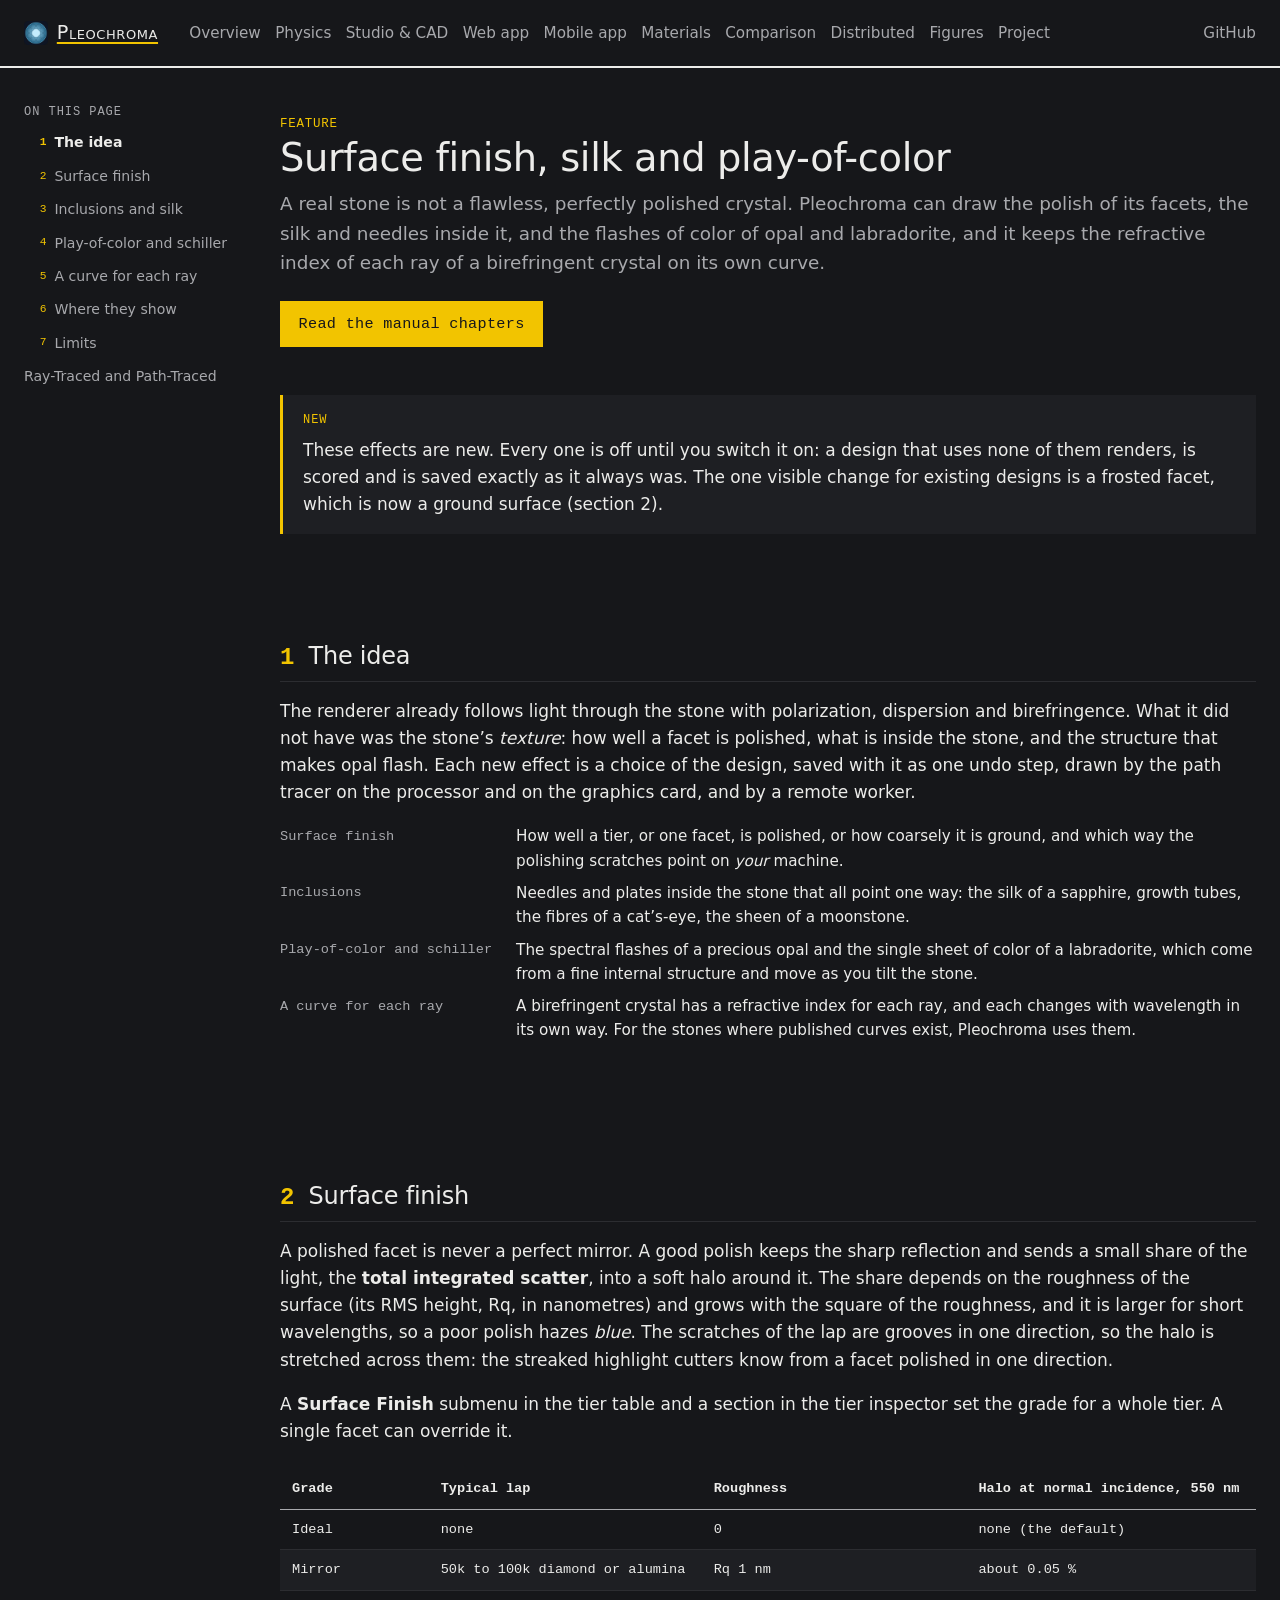
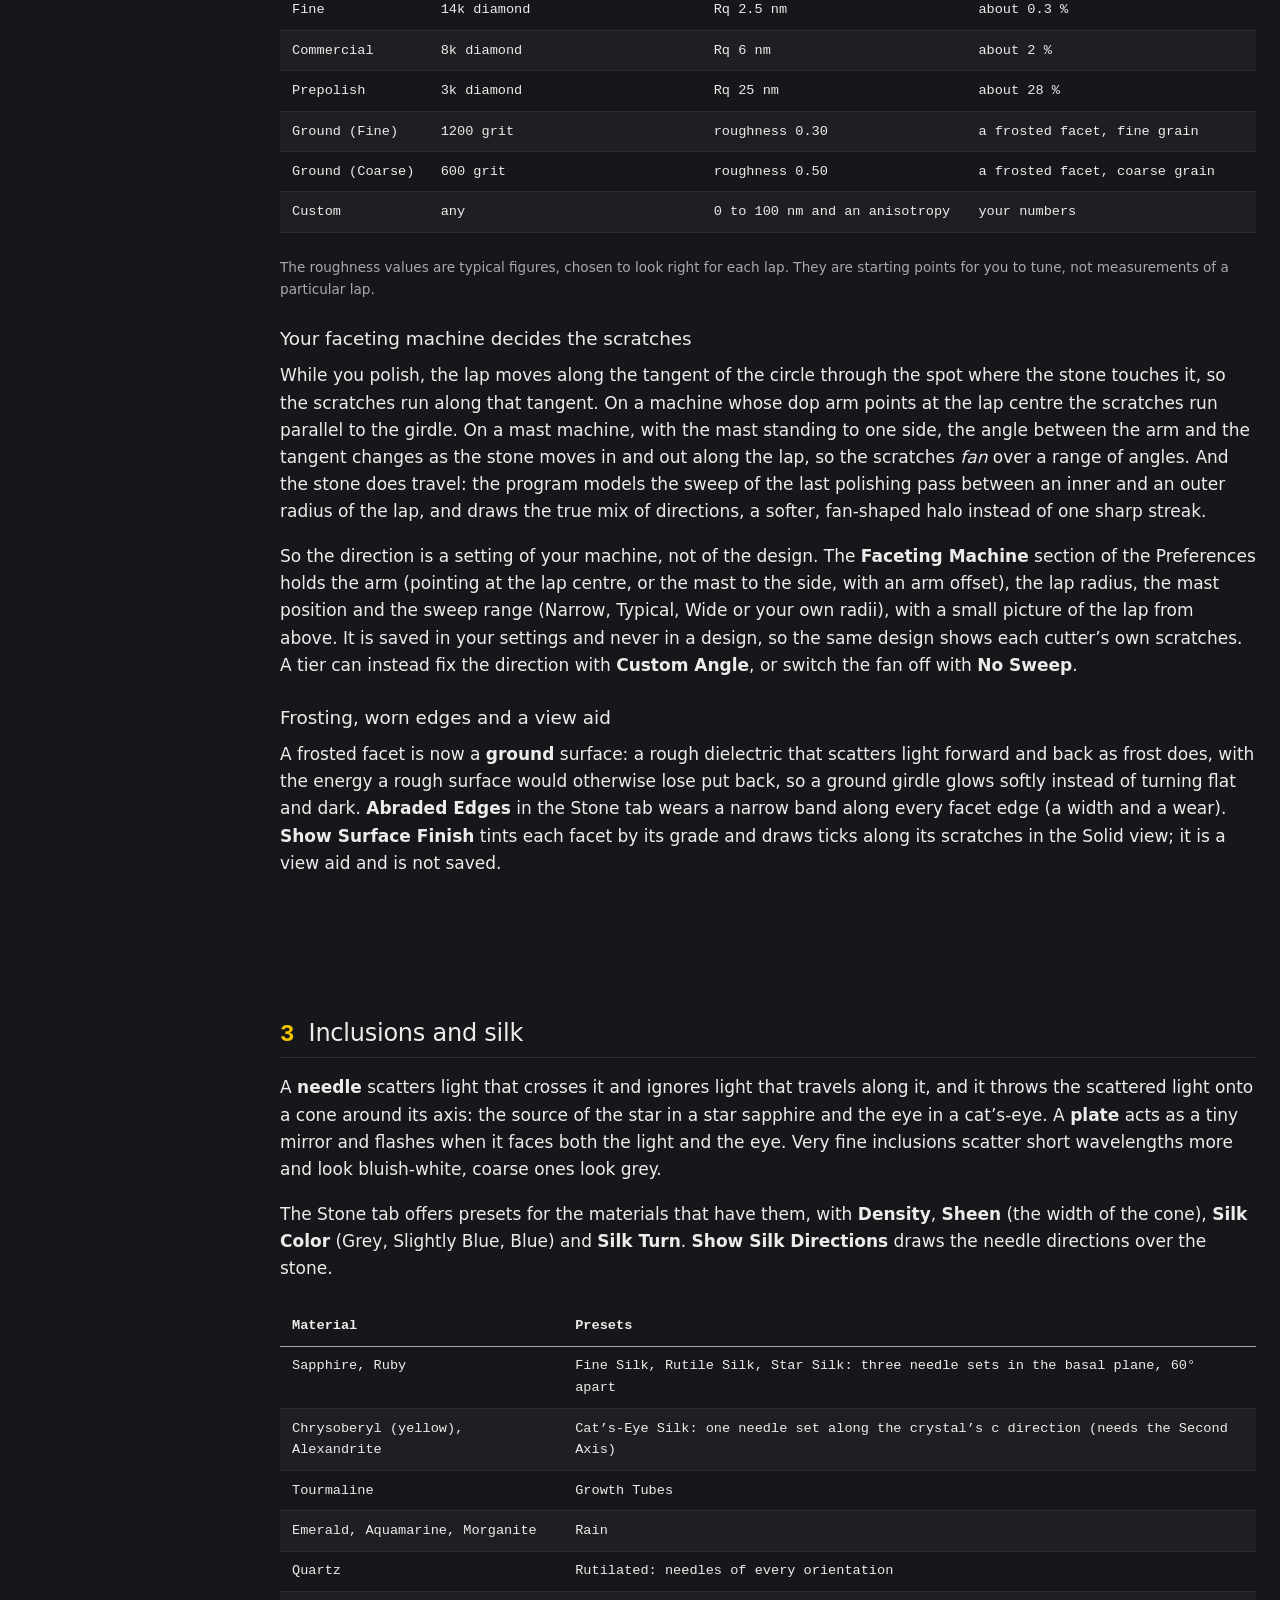
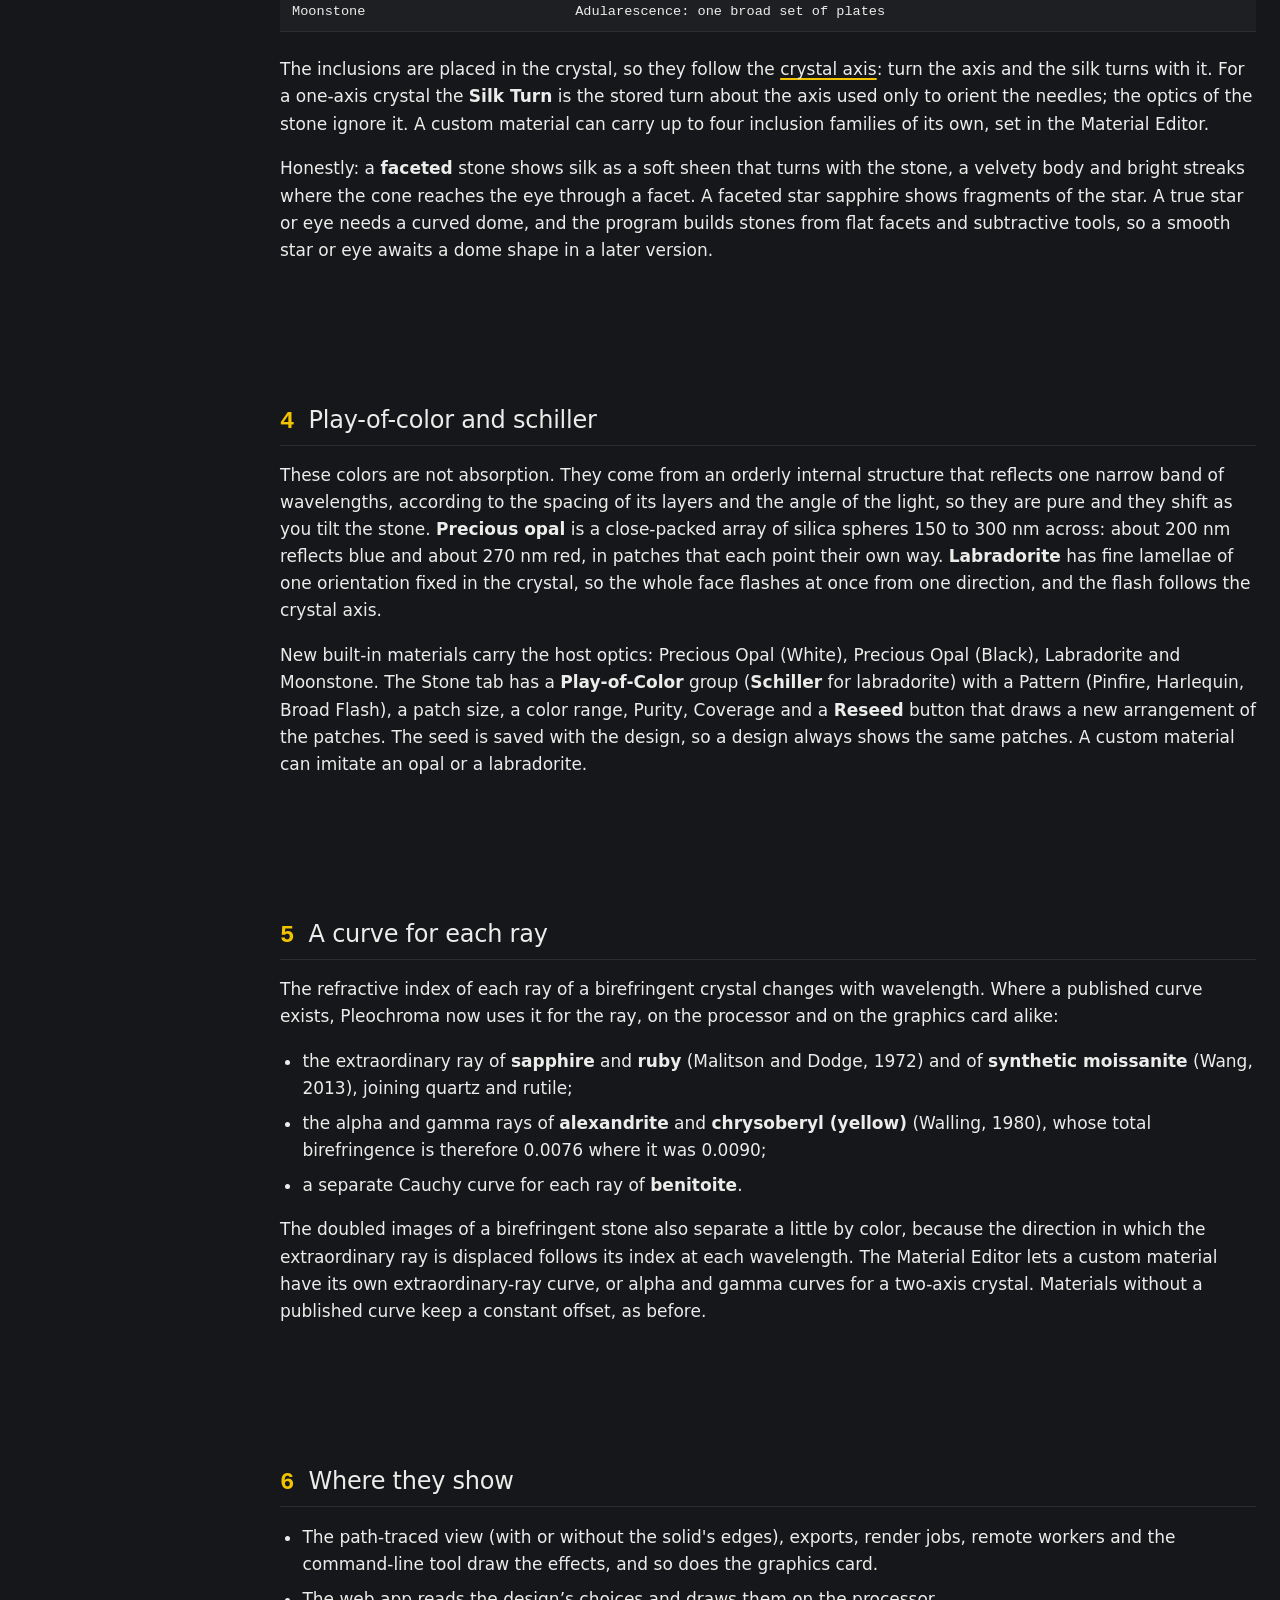
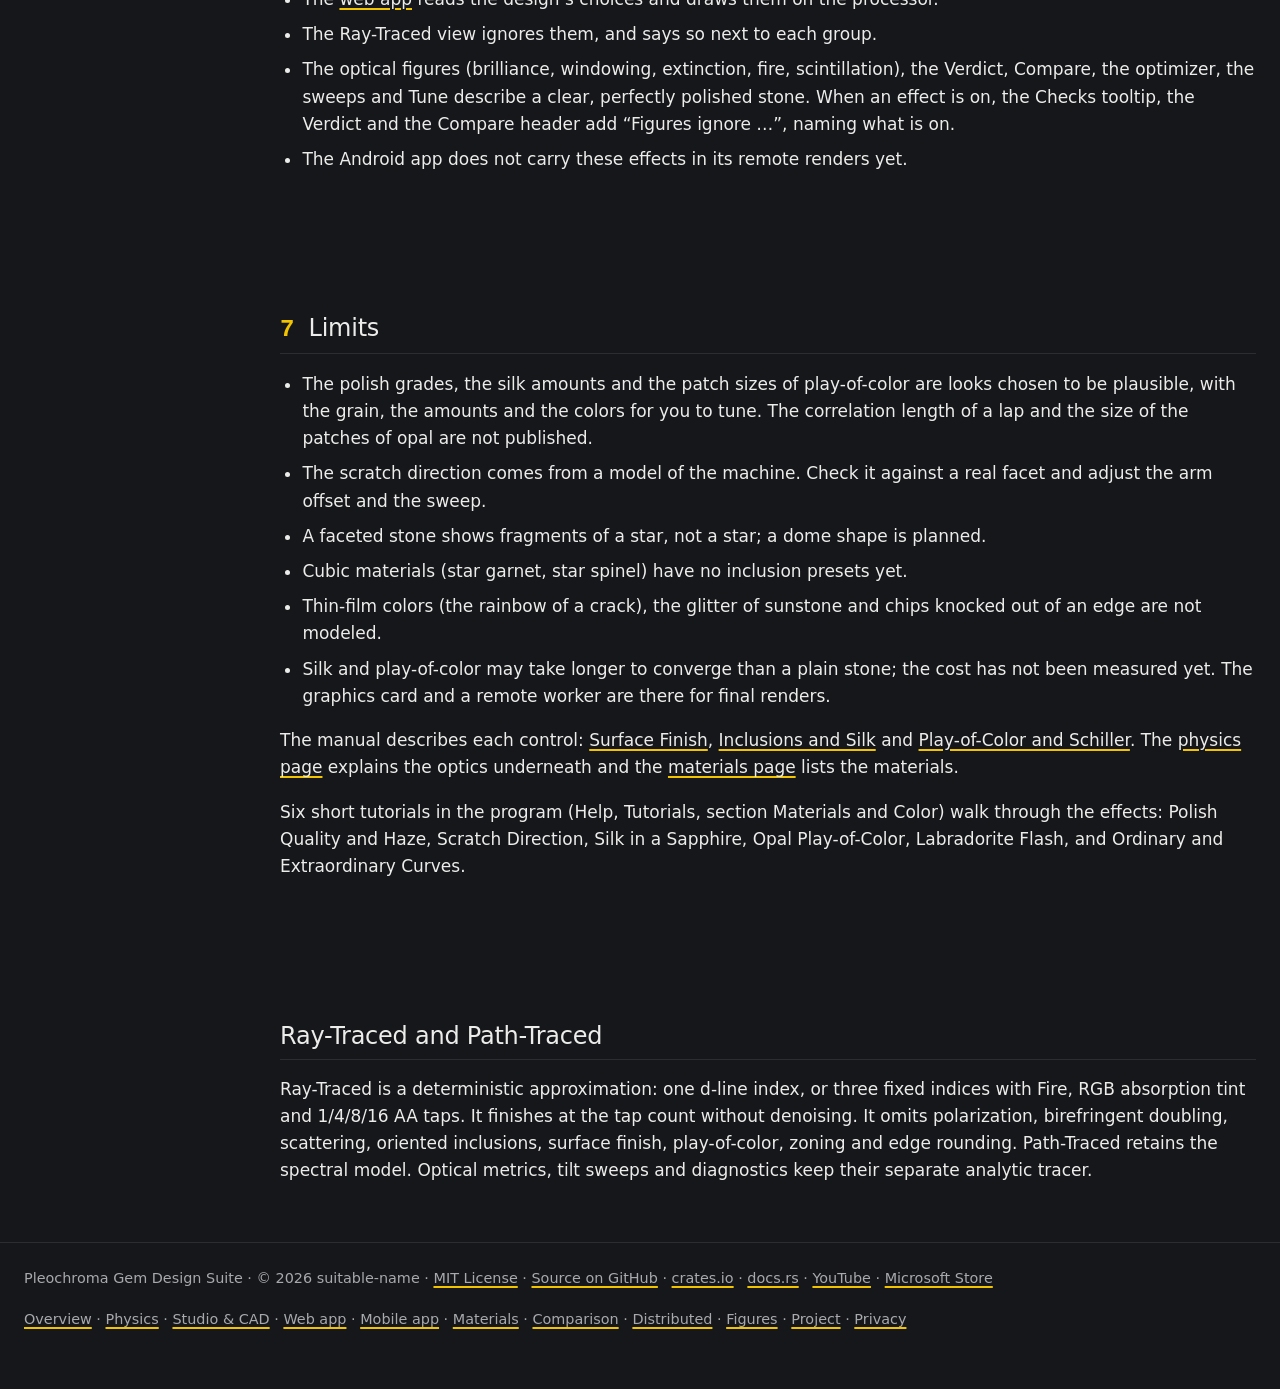
<file: render-effects.html>
<!DOCTYPE html>
<html lang="en">
<head>
<meta charset="UTF-8">
<meta name="viewport" content="width=device-width, initial-scale=1.0">
<title>Surface finish, silk and play-of-color — Pleochroma</title>
<meta name="description" content="Render effects in Pleochroma: polish quality and the direction of polishing scratches from your own faceting machine, ground facets and worn edges, silk and other inclusions that follow the crystal axis, the play-of-color of opal and the schiller of labradorite, and gem materials with a refractive-index curve for each ray.">
<!-- seo:start -->
<link rel="canonical" href="https://pleochroma.com/render-effects.html">
<meta name="theme-color" content="#16171a">
<meta property="og:type" content="website">
<meta property="og:site_name" content="Pleochroma">
<meta property="og:title" content="Surface finish, silk and play-of-color — Pleochroma">
<meta property="og:description" content="Render effects in Pleochroma: polish quality and the direction of polishing scratches from your own faceting machine, ground facets and worn edges, silk and other inclusions that follow the crystal axis, the play-of-color of opal and the schiller of labradorite, and gem materials with a refractive-index curve for each ray.">
<meta property="og:url" content="https://pleochroma.com/render-effects.html">
<meta property="og:image" content="https://pleochroma.com/assets/images/fig_fvs_hero.jpg">
<meta property="og:image:width" content="1800">
<meta property="og:image:height" content="1200">
<meta property="og:image:alt" content="A long octagon sapphire rendered by Pleochroma&#x27;s spectral path tracer">
<meta name="twitter:card" content="summary_large_image">
<!-- seo:end -->
<link rel="icon" type="image/png" href="assets/images/icon.png">
<link rel="stylesheet" href="assets/css/style.css">
</head>
<body>

<header class="masthead">
  <div class="container">
    <a href="index.html" class="brand"><img src="assets/images/icon.png" width="24" height="24" alt="">Pleochroma</a>
    <nav>
      <a href="index.html">Overview</a>
      <a href="physics.html">Physics</a>
      <a href="editor.html">Studio &amp; CAD</a>
      <a href="web.html">Web app</a>
      <a href="mobile.html">Mobile app</a>
      <a href="materials.html">Materials</a>
      <a href="comparison.html">Comparison</a>
      <a href="distributed.html">Distributed</a>
      <a href="gallery.html">Figures</a>
      <a href="project.html">Project</a>
    </nav>
    <a href="https://github.com/suitable-name/pleochroma" class="gh-link">GitHub</a>
  </div>
</header>

<main class="container">
  <div class="page-head">
    <span class="tag">Feature</span>
    <h1>Surface finish, silk and play-of-color</h1>
    <p class="subtitle">A real stone is not a flawless, perfectly polished crystal. Pleochroma can draw the polish of its facets, the silk and needles inside it, and the flashes of color of opal and labradorite, and it keeps the refractive index of each ray of a birefringent crystal on its own curve.</p>
    <p class="cta-row">
      <a class="cta" href="https://github.com/suitable-name/pleochroma/blob/main/apps/pleochroma-cut/docs/manual/26-surface-finish.md">Read the manual chapters</a>
    </p>
  </div>

  <div class="status">
    <span class="status-label">NEW</span>
    <p>
      These effects are new.
      Every one is off until you switch it on: a design that uses none of them
      renders, is scored and is saved exactly as it always was. The one visible
      change for existing designs is a frosted facet, which is now a ground
      surface (section 2).
    </p>
  </div>

  <section id="idea">
    <h2><span class="sec-num">1</span>The idea</h2>
    <p>
      The renderer already follows light through the stone with polarization,
      dispersion and birefringence. What it did not have was the stone&rsquo;s
      <em>texture</em>: how well a facet is polished, what is inside the stone,
      and the structure that makes opal flash. Each new effect is a choice of the
      design, saved with it as one undo step, drawn by the path tracer on the
      processor and on the graphics card, and by a remote worker.
    </p>
    <dl class="deflist">
      <dt>Surface finish</dt>
      <dd>How well a tier, or one facet, is polished, or how coarsely it is ground, and which way the polishing scratches point on <em>your</em> machine.</dd>

      <dt>Inclusions</dt>
      <dd>Needles and plates inside the stone that all point one way: the silk of a sapphire, growth tubes, the fibres of a cat&rsquo;s-eye, the sheen of a moonstone.</dd>

      <dt>Play-of-color and schiller</dt>
      <dd>The spectral flashes of a precious opal and the single sheet of color of a labradorite, which come from a fine internal structure and move as you tilt the stone.</dd>

      <dt>A curve for each ray</dt>
      <dd>A birefringent crystal has a refractive index for each ray, and each changes with wavelength in its own way. For the stones where published curves exist, Pleochroma uses them.</dd>
    </dl>
  </section>

  <section id="surface">
    <h2><span class="sec-num">2</span>Surface finish</h2>
    <p>
      A polished facet is never a perfect mirror. A good polish keeps the sharp
      reflection and sends a small share of the light, the
      <strong>total integrated scatter</strong>, into a soft halo around it. The
      share depends on the roughness of the surface (its RMS height, Rq, in
      nanometres) and grows with the square of the roughness, and it is larger for
      short wavelengths, so a poor polish hazes <em>blue</em>. The scratches of the
      lap are grooves in one direction, so the halo is stretched across them: the
      streaked highlight cutters know from a facet polished in one direction.
    </p>
    <p>
      A <strong>Surface Finish</strong> submenu in the tier table and a section in
      the tier inspector set the grade for a whole tier. A single facet can
      override it.
    </p>
    <table>
      <thead>
        <tr><th>Grade</th><th>Typical lap</th><th>Roughness</th><th>Halo at normal incidence, 550&nbsp;nm</th></tr>
      </thead>
      <tbody>
        <tr><td>Ideal</td><td>none</td><td>0</td><td>none (the default)</td></tr>
        <tr><td>Mirror</td><td>50k to 100k diamond or alumina</td><td>Rq 1&nbsp;nm</td><td>about 0.05&nbsp;%</td></tr>
        <tr><td>Fine</td><td>14k diamond</td><td>Rq 2.5&nbsp;nm</td><td>about 0.3&nbsp;%</td></tr>
        <tr><td>Commercial</td><td>8k diamond</td><td>Rq 6&nbsp;nm</td><td>about 2&nbsp;%</td></tr>
        <tr><td>Prepolish</td><td>3k diamond</td><td>Rq 25&nbsp;nm</td><td>about 28&nbsp;%</td></tr>
        <tr><td>Ground (Fine)</td><td>1200 grit</td><td>roughness 0.30</td><td>a frosted facet, fine grain</td></tr>
        <tr><td>Ground (Coarse)</td><td>600 grit</td><td>roughness 0.50</td><td>a frosted facet, coarse grain</td></tr>
        <tr><td>Custom</td><td>any</td><td>0 to 100&nbsp;nm and an anisotropy</td><td>your numbers</td></tr>
      </tbody>
    </table>
    <p class="small">
      The roughness values are typical figures, chosen to look right for each lap.
      They are starting points for you to tune, not measurements of a particular
      lap.
    </p>
    <h3>Your faceting machine decides the scratches</h3>
    <p>
      While you polish, the lap moves along the tangent of the circle through the
      spot where the stone touches it, so the scratches run along that tangent. On
      a machine whose dop arm points at the lap centre the scratches run parallel
      to the girdle. On a mast machine, with the mast standing to one side, the
      angle between the arm and the tangent changes as the stone moves in and out
      along the lap, so the scratches <em>fan</em> over a range of angles. And the
      stone does travel: the program models the sweep of the last polishing pass
      between an inner and an outer radius of the lap, and draws the true mix of
      directions, a softer, fan-shaped halo instead of one sharp streak.
    </p>
    <p>
      So the direction is a setting of your machine, not of the design. The
      <strong>Faceting Machine</strong> section of the Preferences holds the arm
      (pointing at the lap centre, or the mast to the side, with an arm offset), the
      lap radius, the mast position and the sweep range (Narrow, Typical, Wide or
      your own radii), with a small picture of the lap from above. It is saved in
      your settings and never in a design, so the same design shows each
      cutter&rsquo;s own scratches. A tier can instead fix the direction with
      <strong>Custom Angle</strong>, or switch the fan off with
      <strong>No Sweep</strong>.
    </p>
    <h3>Frosting, worn edges and a view aid</h3>
    <p>
      A frosted facet is now a <strong>ground</strong> surface: a rough dielectric
      that scatters light forward and back as frost does, with the energy a rough
      surface would otherwise lose put back, so a ground girdle glows softly
      instead of turning flat and dark. <strong>Abraded Edges</strong> in the Stone
      tab wears a narrow band along every facet edge (a width and a wear).
      <strong>Show Surface Finish</strong> tints each facet by its grade and draws
      ticks along its scratches in the Solid view; it is a view aid and is not
      saved.
    </p>
  </section>

  <section id="inclusions">
    <h2><span class="sec-num">3</span>Inclusions and silk</h2>
    <p>
      A <strong>needle</strong> scatters light that crosses it and ignores light
      that travels along it, and it throws the scattered light onto a cone around
      its axis: the source of the star in a star sapphire and the eye in a
      cat&rsquo;s-eye. A <strong>plate</strong> acts as a tiny mirror and flashes
      when it faces both the light and the eye. Very fine inclusions scatter short
      wavelengths more and look bluish-white, coarse ones look grey.
    </p>
    <p>
      The Stone tab offers presets for the materials that have them, with
      <strong>Density</strong>, <strong>Sheen</strong> (the width of the cone),
      <strong>Silk Color</strong> (Grey, Slightly Blue, Blue) and
      <strong>Silk Turn</strong>. <strong>Show Silk Directions</strong> draws the
      needle directions over the stone.
    </p>
    <table>
      <thead>
        <tr><th>Material</th><th>Presets</th></tr>
      </thead>
      <tbody>
        <tr><td>Sapphire, Ruby</td><td>Fine Silk, Rutile Silk, Star Silk: three needle sets in the basal plane, 60&deg; apart</td></tr>
        <tr><td>Chrysoberyl (yellow), Alexandrite</td><td>Cat&rsquo;s-Eye Silk: one needle set along the crystal&rsquo;s c direction (needs the Second Axis)</td></tr>
        <tr><td>Tourmaline</td><td>Growth Tubes</td></tr>
        <tr><td>Emerald, Aquamarine, Morganite</td><td>Rain</td></tr>
        <tr><td>Quartz</td><td>Rutilated: needles of every orientation</td></tr>
        <tr><td>Moonstone</td><td>Adularescence: one broad set of plates</td></tr>
      </tbody>
    </table>
    <p>
      The inclusions are placed in the crystal, so they follow the
      <a href="crystal-axis.html">crystal axis</a>: turn the axis and the silk turns
      with it. For a one-axis crystal the <strong>Silk Turn</strong> is the stored
      turn about the axis used only to orient the needles; the optics of the stone
      ignore it. A custom material can carry up to four inclusion families of its
      own, set in the Material Editor.
    </p>
    <p>
      Honestly: a <strong>faceted</strong> stone shows silk as a soft sheen that
      turns with the stone, a velvety body and bright streaks where the cone
      reaches the eye through a facet. A faceted star sapphire shows fragments of
      the star. A true star or eye needs a curved dome, and the program builds
      stones from flat facets and subtractive tools, so a smooth star or eye awaits
      a dome shape in a later version.
    </p>
  </section>

  <section id="play-of-color">
    <h2><span class="sec-num">4</span>Play-of-color and schiller</h2>
    <p>
      These colors are not absorption. They come from an orderly internal
      structure that reflects one narrow band of wavelengths, according to the
      spacing of its layers and the angle of the light, so they are pure and they
      shift as you tilt the stone. <strong>Precious opal</strong> is a close-packed
      array of silica spheres 150 to 300&nbsp;nm across: about 200&nbsp;nm reflects
      blue and about 270&nbsp;nm red, in patches that each point their own way.
      <strong>Labradorite</strong> has fine lamellae of one orientation fixed in the
      crystal, so the whole face flashes at once from one direction, and the flash
      follows the crystal axis.
    </p>
    <p>
      New built-in materials carry the host optics: Precious Opal (White), Precious
      Opal (Black), Labradorite and Moonstone. The Stone tab has a
      <strong>Play-of-Color</strong> group (<strong>Schiller</strong> for
      labradorite) with a Pattern (Pinfire, Harlequin, Broad Flash), a patch size,
      a color range, Purity, Coverage and a <strong>Reseed</strong> button that
      draws a new arrangement of the patches. The seed is saved with the design, so
      a design always shows the same patches. A custom material can imitate an opal
      or a labradorite.
    </p>
  </section>

  <section id="curves">
    <h2><span class="sec-num">5</span>A curve for each ray</h2>
    <p>
      The refractive index of each ray of a birefringent crystal changes with
      wavelength. Where a published curve exists, Pleochroma now uses it for the
      ray, on the processor and on the graphics card alike:
    </p>
    <ul>
      <li>the extraordinary ray of <strong>sapphire</strong> and <strong>ruby</strong> (Malitson and Dodge, 1972) and of <strong>synthetic moissanite</strong> (Wang, 2013), joining quartz and rutile;</li>
      <li>the alpha and gamma rays of <strong>alexandrite</strong> and <strong>chrysoberyl (yellow)</strong> (Walling, 1980), whose total birefringence is therefore 0.0076 where it was 0.0090;</li>
      <li>a separate Cauchy curve for each ray of <strong>benitoite</strong>.</li>
    </ul>
    <p>
      The doubled images of a birefringent stone also separate a little by color,
      because the direction in which the extraordinary ray is displaced follows its
      index at each wavelength. The Material Editor lets a custom material have its
      own extraordinary-ray curve, or alpha and gamma curves for a two-axis
      crystal. Materials without a published curve keep a constant offset, as
      before.
    </p>
  </section>

  <section id="where">
    <h2><span class="sec-num">6</span>Where they show</h2>
    <ul>
      <li>The path-traced view (with or without the solid's edges), exports, render jobs, remote workers and the command-line tool draw the effects, and so does the graphics card.</li>
      <li>The <a href="web.html">web app</a> reads the design&rsquo;s choices and draws them on the processor.</li>
      <li>The Ray-Traced view ignores them, and says so next to each group.</li>
      <li>The optical figures (brilliance, windowing, extinction, fire, scintillation), the Verdict, Compare, the optimizer, the sweeps and Tune describe a clear, perfectly polished stone. When an effect is on, the Checks tooltip, the Verdict and the Compare header add &ldquo;Figures ignore &hellip;&rdquo;, naming what is on.</li>
      <li>The Android app does not carry these effects in its remote renders yet.</li>
    </ul>
  </section>

  <section id="limits">
    <h2><span class="sec-num">7</span>Limits</h2>
    <ul>
      <li>The polish grades, the silk amounts and the patch sizes of play-of-color are looks chosen to be plausible, with the grain, the amounts and the colors for you to tune. The correlation length of a lap and the size of the patches of opal are not published.</li>
      <li>The scratch direction comes from a model of the machine. Check it against a real facet and adjust the arm offset and the sweep.</li>
      <li>A faceted stone shows fragments of a star, not a star; a dome shape is planned.</li>
      <li>Cubic materials (star garnet, star spinel) have no inclusion presets yet.</li>
      <li>Thin-film colors (the rainbow of a crack), the glitter of sunstone and chips knocked out of an edge are not modeled.</li>
      <li>Silk and play-of-color may take longer to converge than a plain stone; the cost has not been measured yet. The graphics card and a remote worker are there for final renders.</li>
    </ul>
    <p>
      The manual describes each control:
      <a href="https://github.com/suitable-name/pleochroma/blob/main/apps/pleochroma-cut/docs/manual/26-surface-finish.md">Surface Finish</a>,
      <a href="https://github.com/suitable-name/pleochroma/blob/main/apps/pleochroma-cut/docs/manual/27-inclusions-and-silk.md">Inclusions and Silk</a>
      and
      <a href="https://github.com/suitable-name/pleochroma/blob/main/apps/pleochroma-cut/docs/manual/28-play-of-color-and-schiller.md">Play-of-Color and Schiller</a>.
      The <a href="physics.html#inclusions">physics page</a> explains the optics
      underneath and the <a href="materials.html">materials page</a> lists the
      materials.
    </p>
    <p>
      Six short tutorials in the program (Help, Tutorials, section Materials and Color)
      walk through the effects: Polish Quality and Haze, Scratch Direction, Silk in a
      Sapphire, Opal Play-of-Color, Labradorite Flash, and Ordinary and Extraordinary
      Curves.
    </p>
  </section>

  <section id="ray-traced-update">
    <h2>Ray-Traced and Path-Traced</h2>
    <p>Ray-Traced is a deterministic approximation: one d-line index, or three fixed indices with Fire, RGB absorption tint and 1/4/8/16 AA taps. It finishes at the tap count without denoising. It omits polarization, birefringent doubling, scattering, oriented inclusions, surface finish, play-of-color, zoning and edge rounding. Path-Traced retains the spectral model. Optical metrics, tilt sweeps and diagnostics keep their separate analytic tracer.</p>
  </section>

</main>

<footer>
  <div class="container">
    <p>Pleochroma Gem Design Suite · &copy; 2026 suitable-name · <a href="https://github.com/suitable-name/pleochroma/blob/main/LICENSE">MIT License</a> · <a href="https://github.com/suitable-name/pleochroma">Source on GitHub</a> · <a href="https://crates.io/crates/pleochroma">crates.io</a> · <a href="https://docs.rs/pleochroma">docs.rs</a> · <a href="https://www.youtube.com/@Pleochroma">YouTube</a> · <a href="https://apps.microsoft.com/store/detail/9PF7KR401SNC">Microsoft Store</a></p>
    <p><a href="index.html">Overview</a> · <a href="physics.html">Physics</a> · <a href="editor.html">Studio &amp; CAD</a> · <a href="web.html">Web app</a> · <a href="mobile.html">Mobile app</a> · <a href="materials.html">Materials</a> · <a href="comparison.html">Comparison</a> · <a href="distributed.html">Distributed</a> · <a href="gallery.html">Figures</a> · <a href="project.html">Project</a> · <a href="privacy.html">Privacy</a></p>
  </div>
</footer>

<script src="assets/js/main.js"></script>
</body>
</html>
</file>
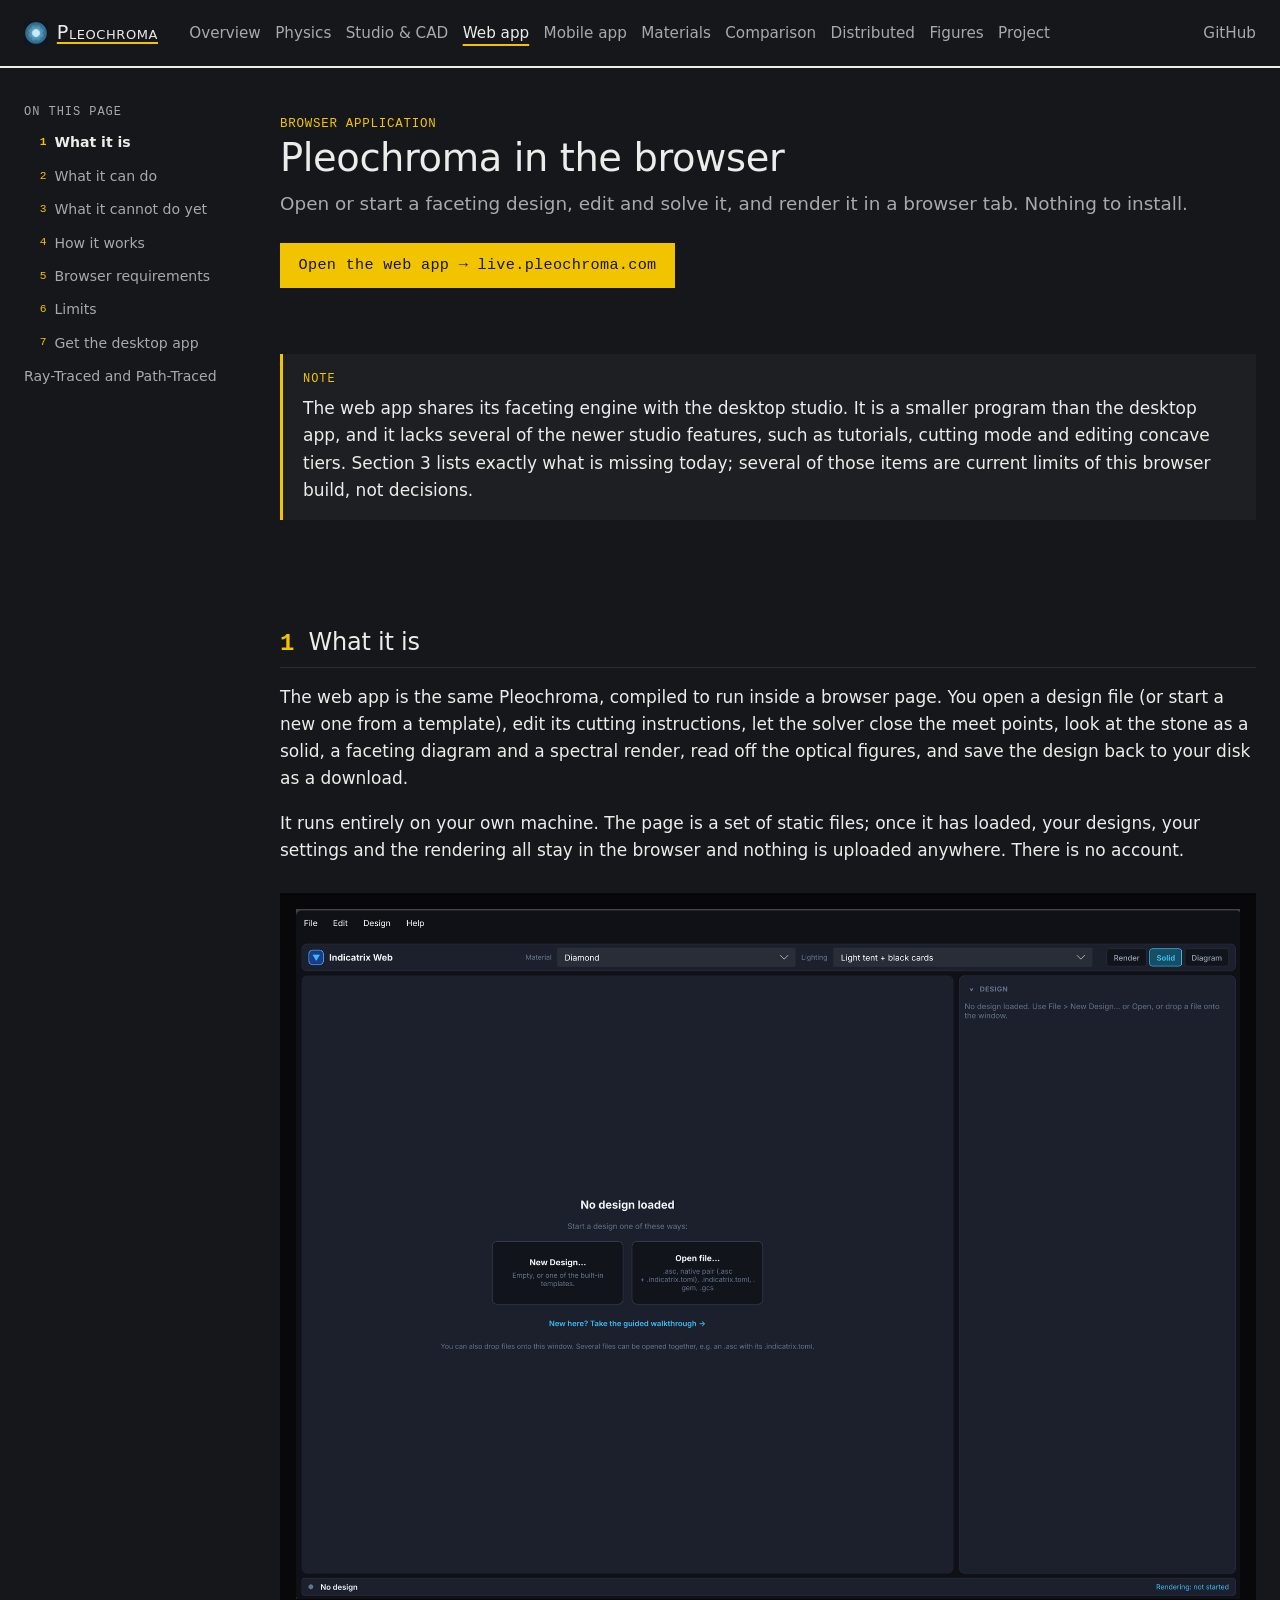
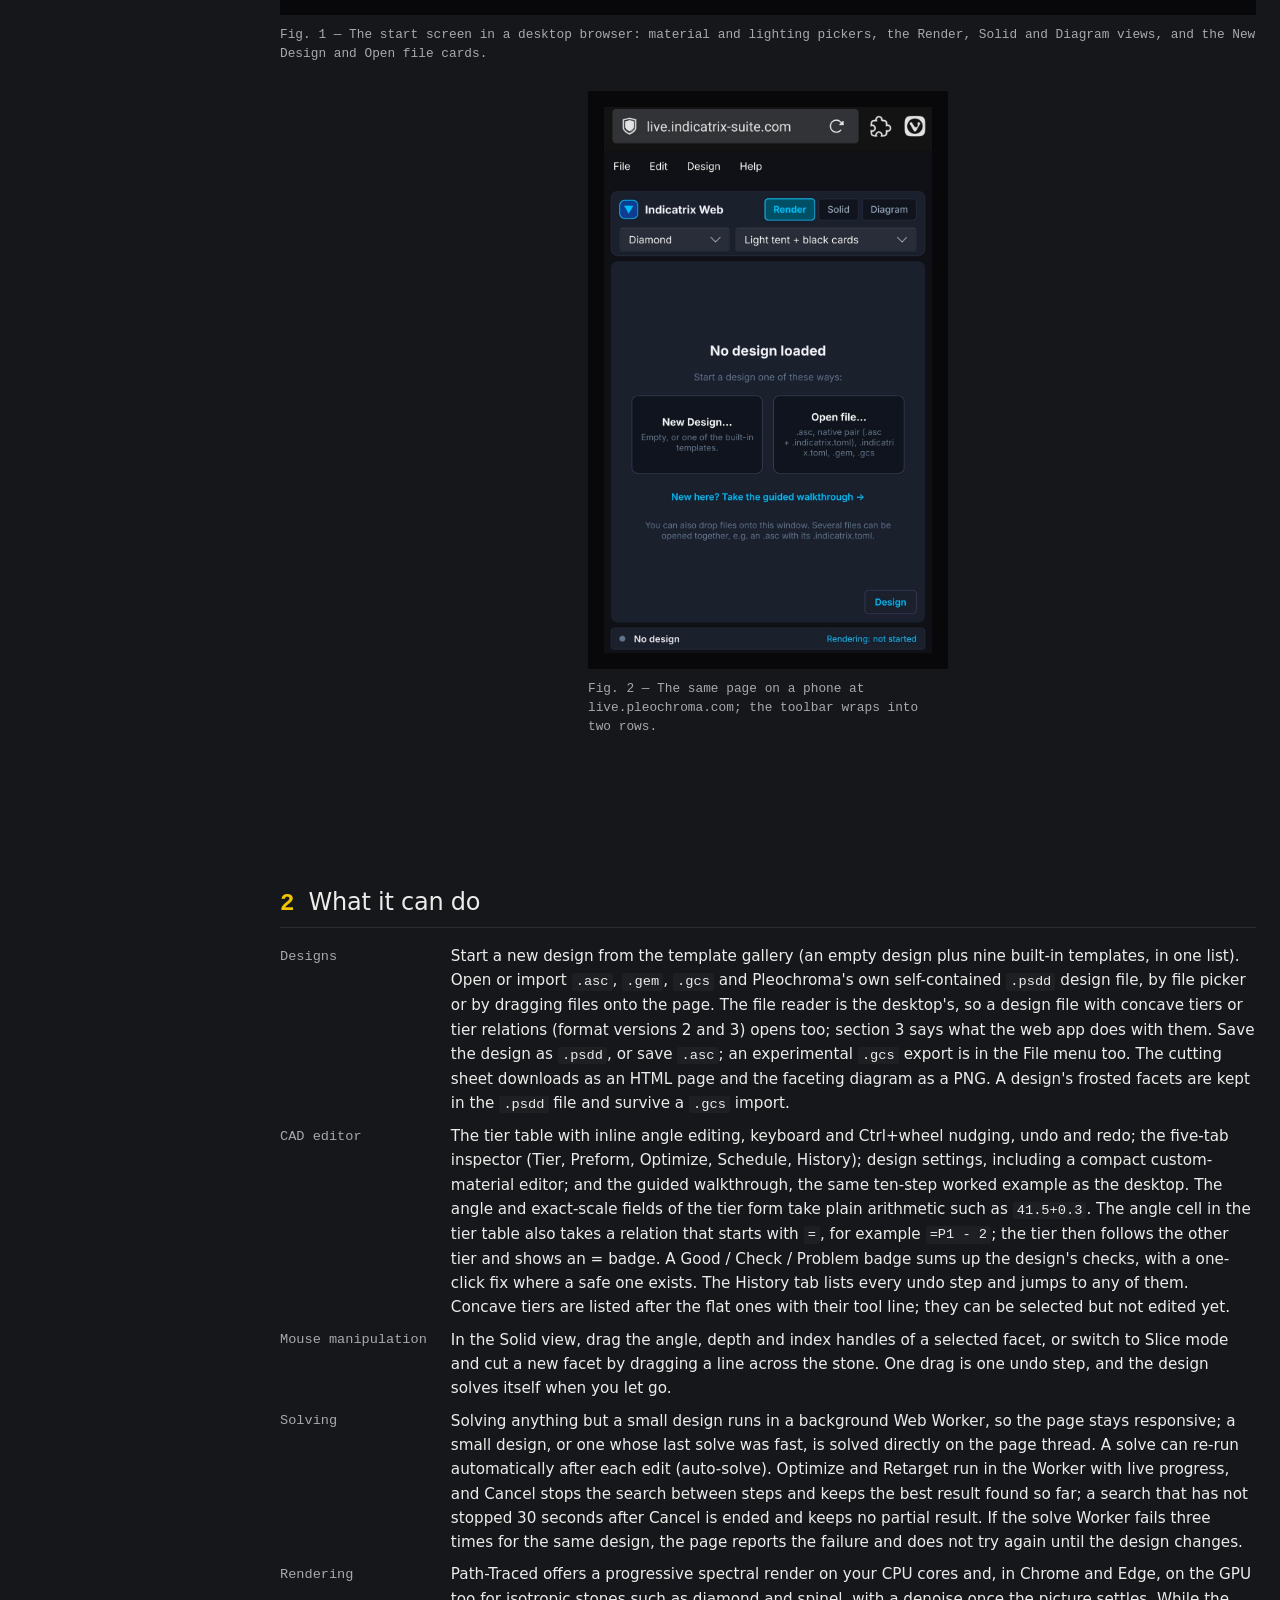
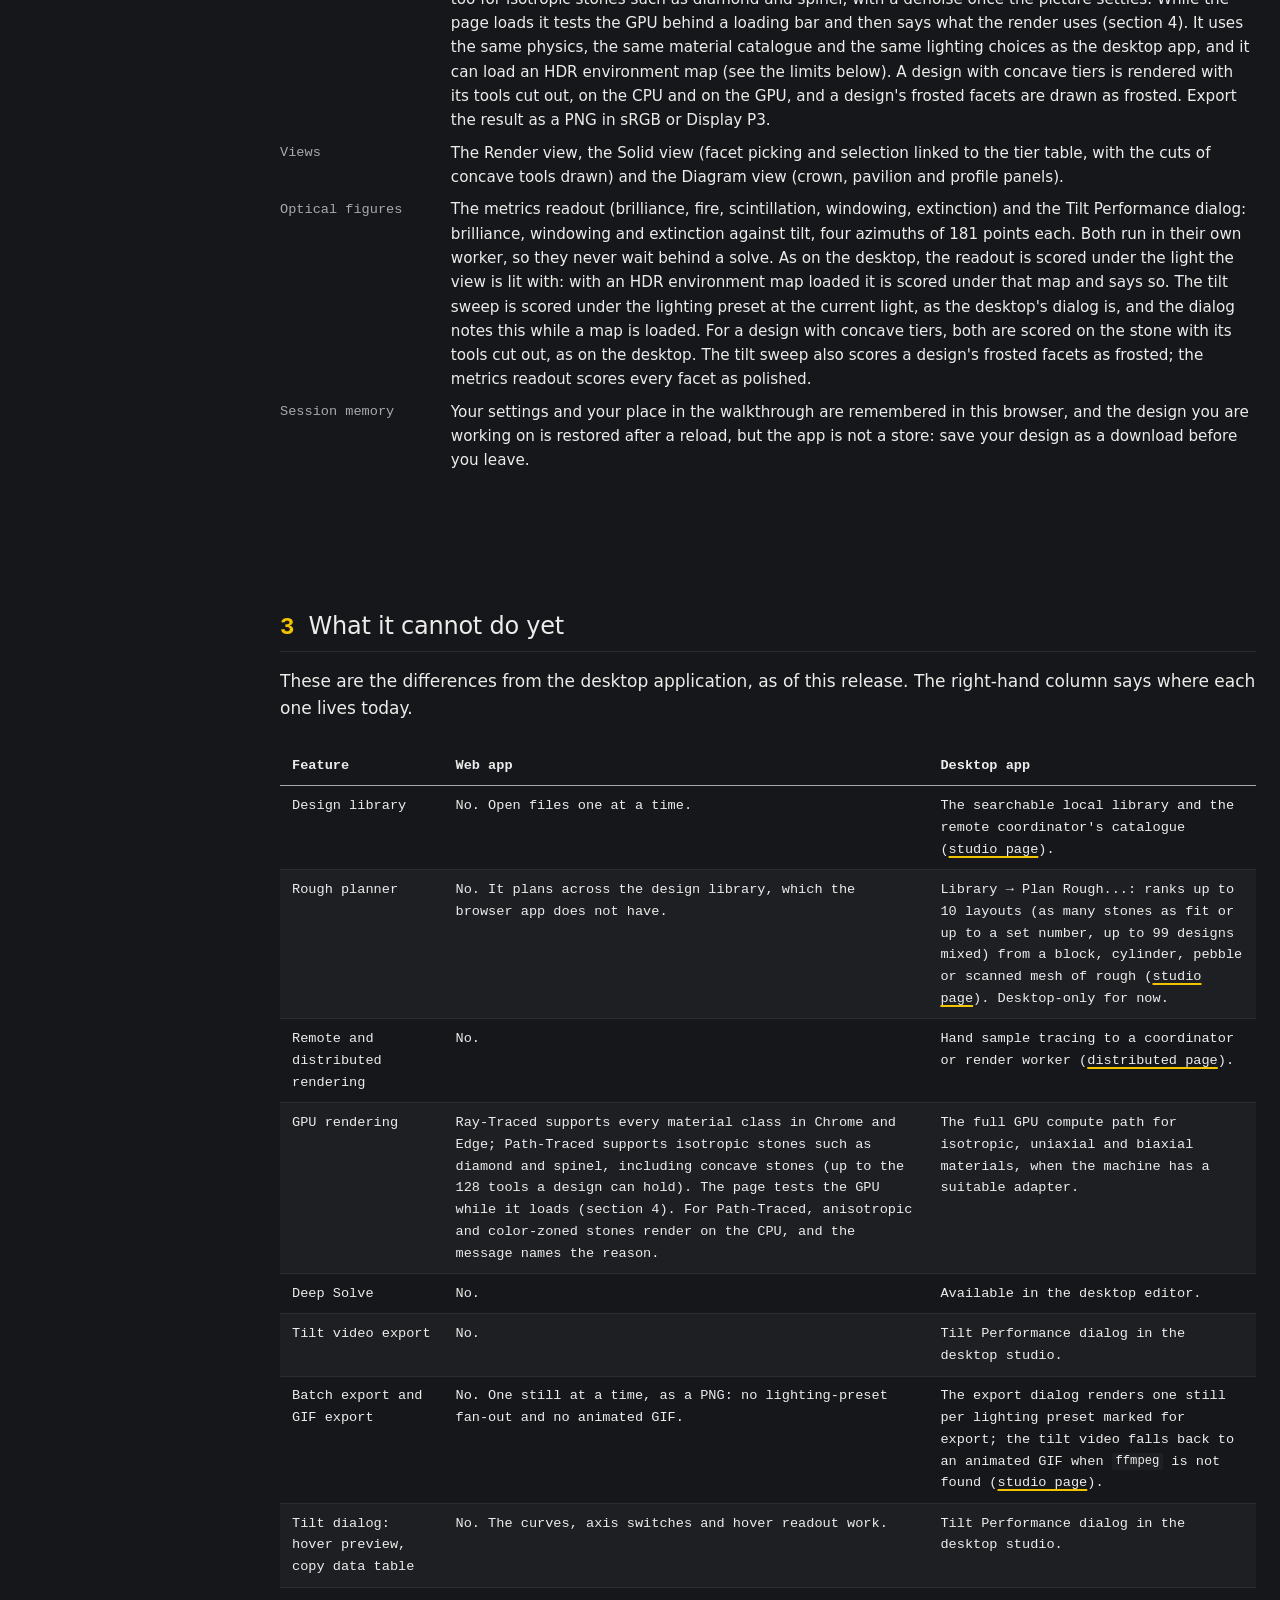
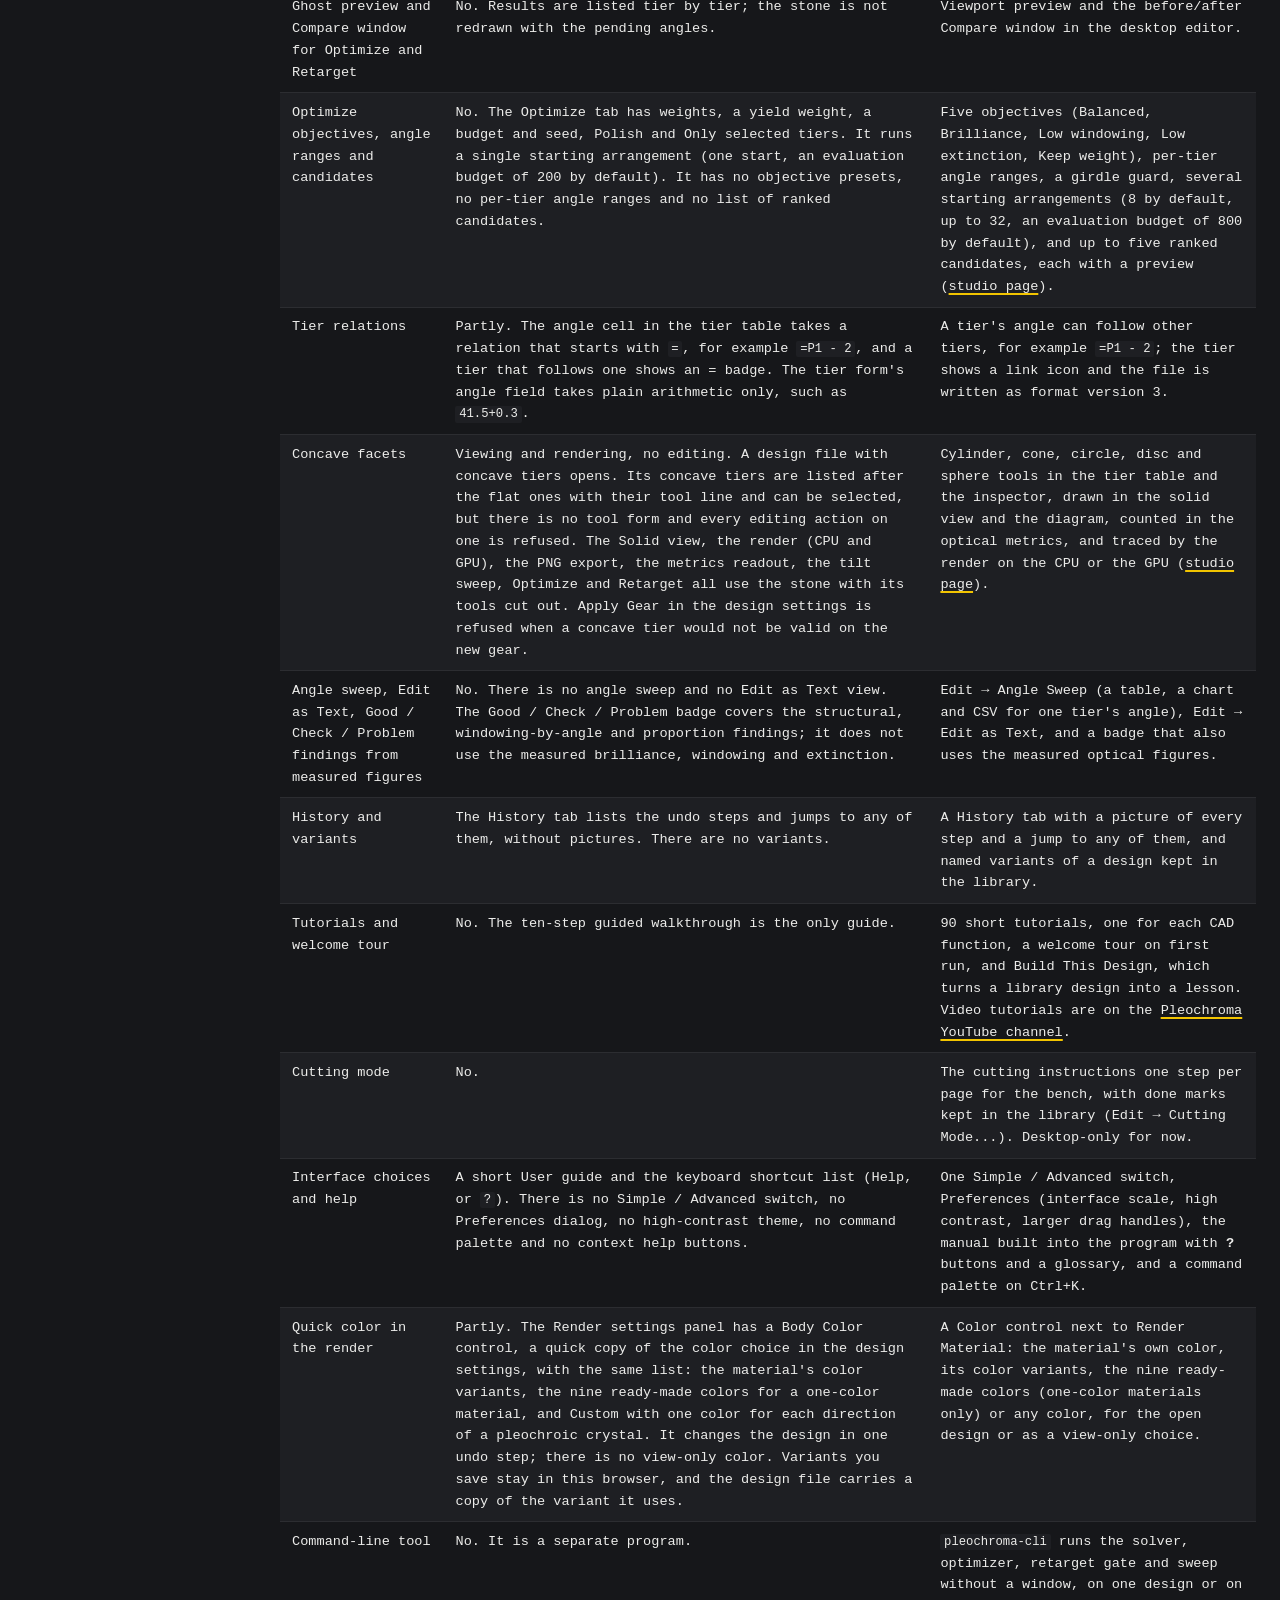
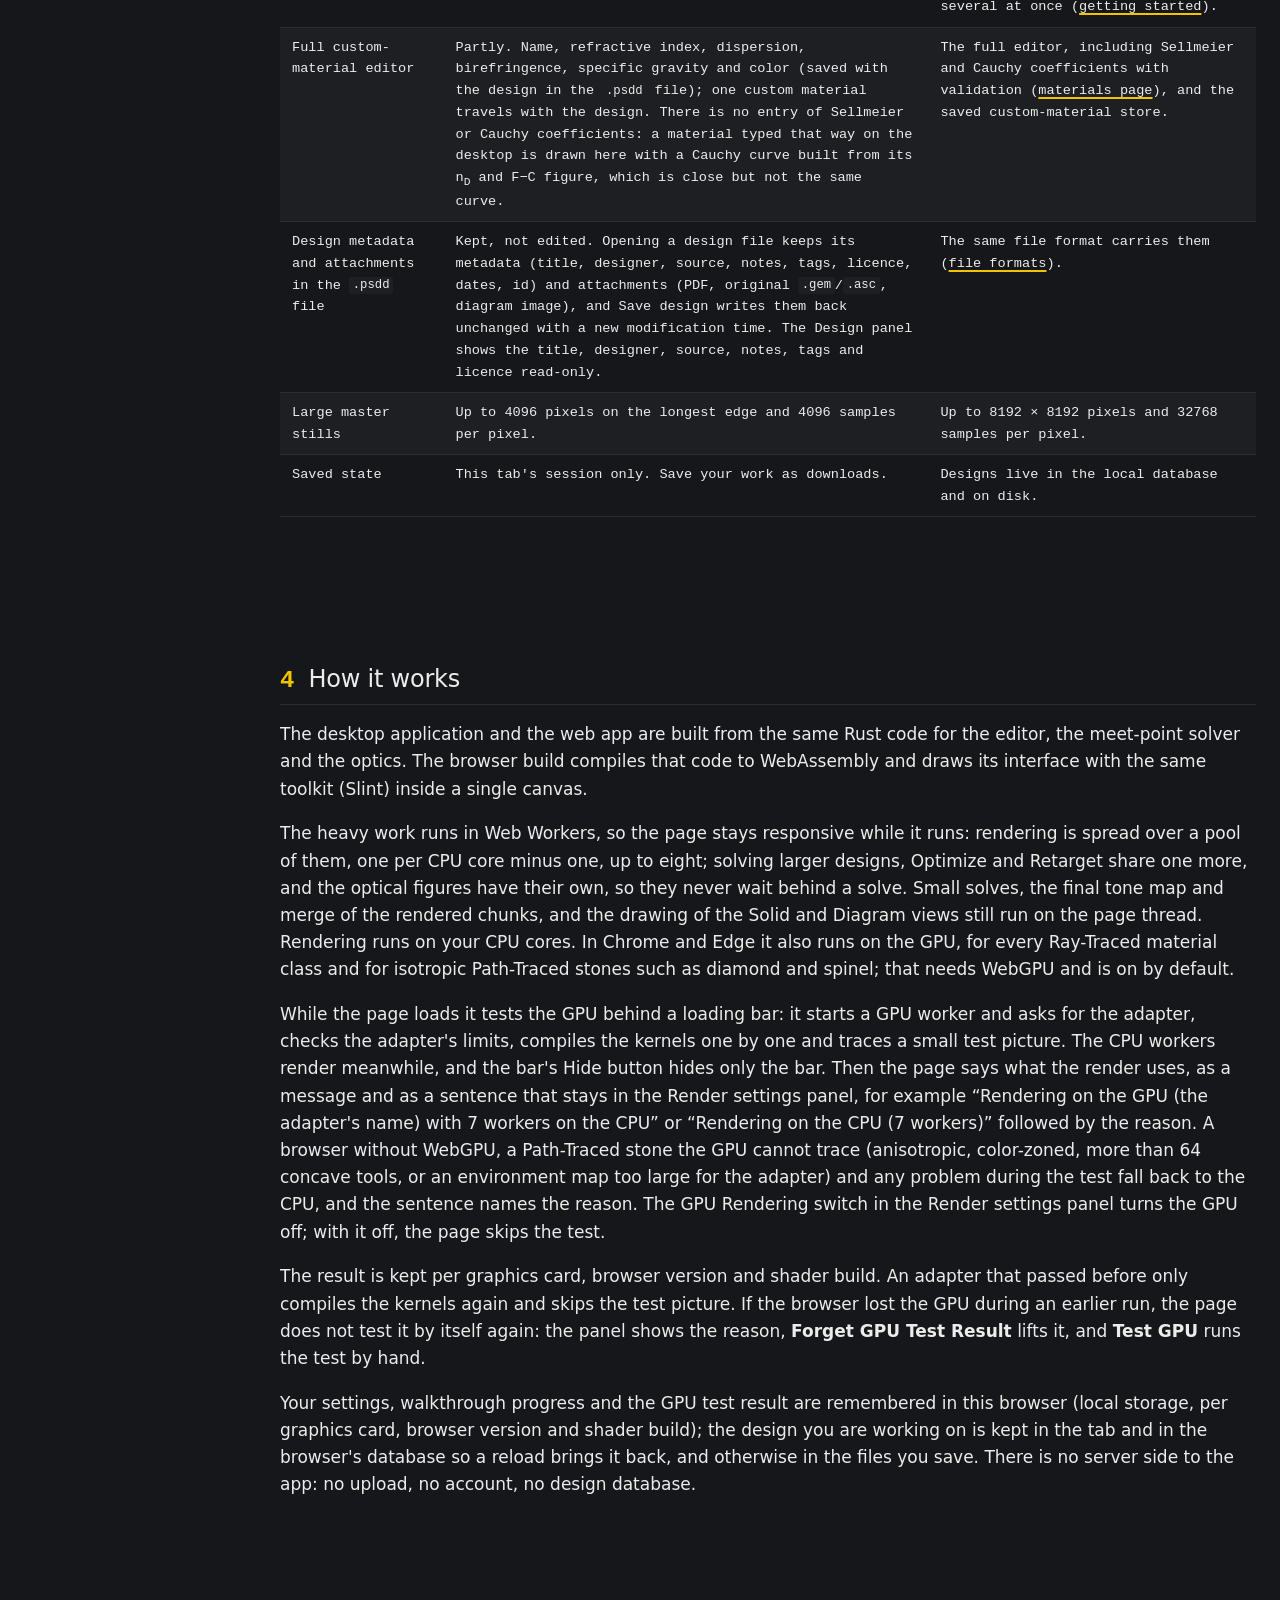
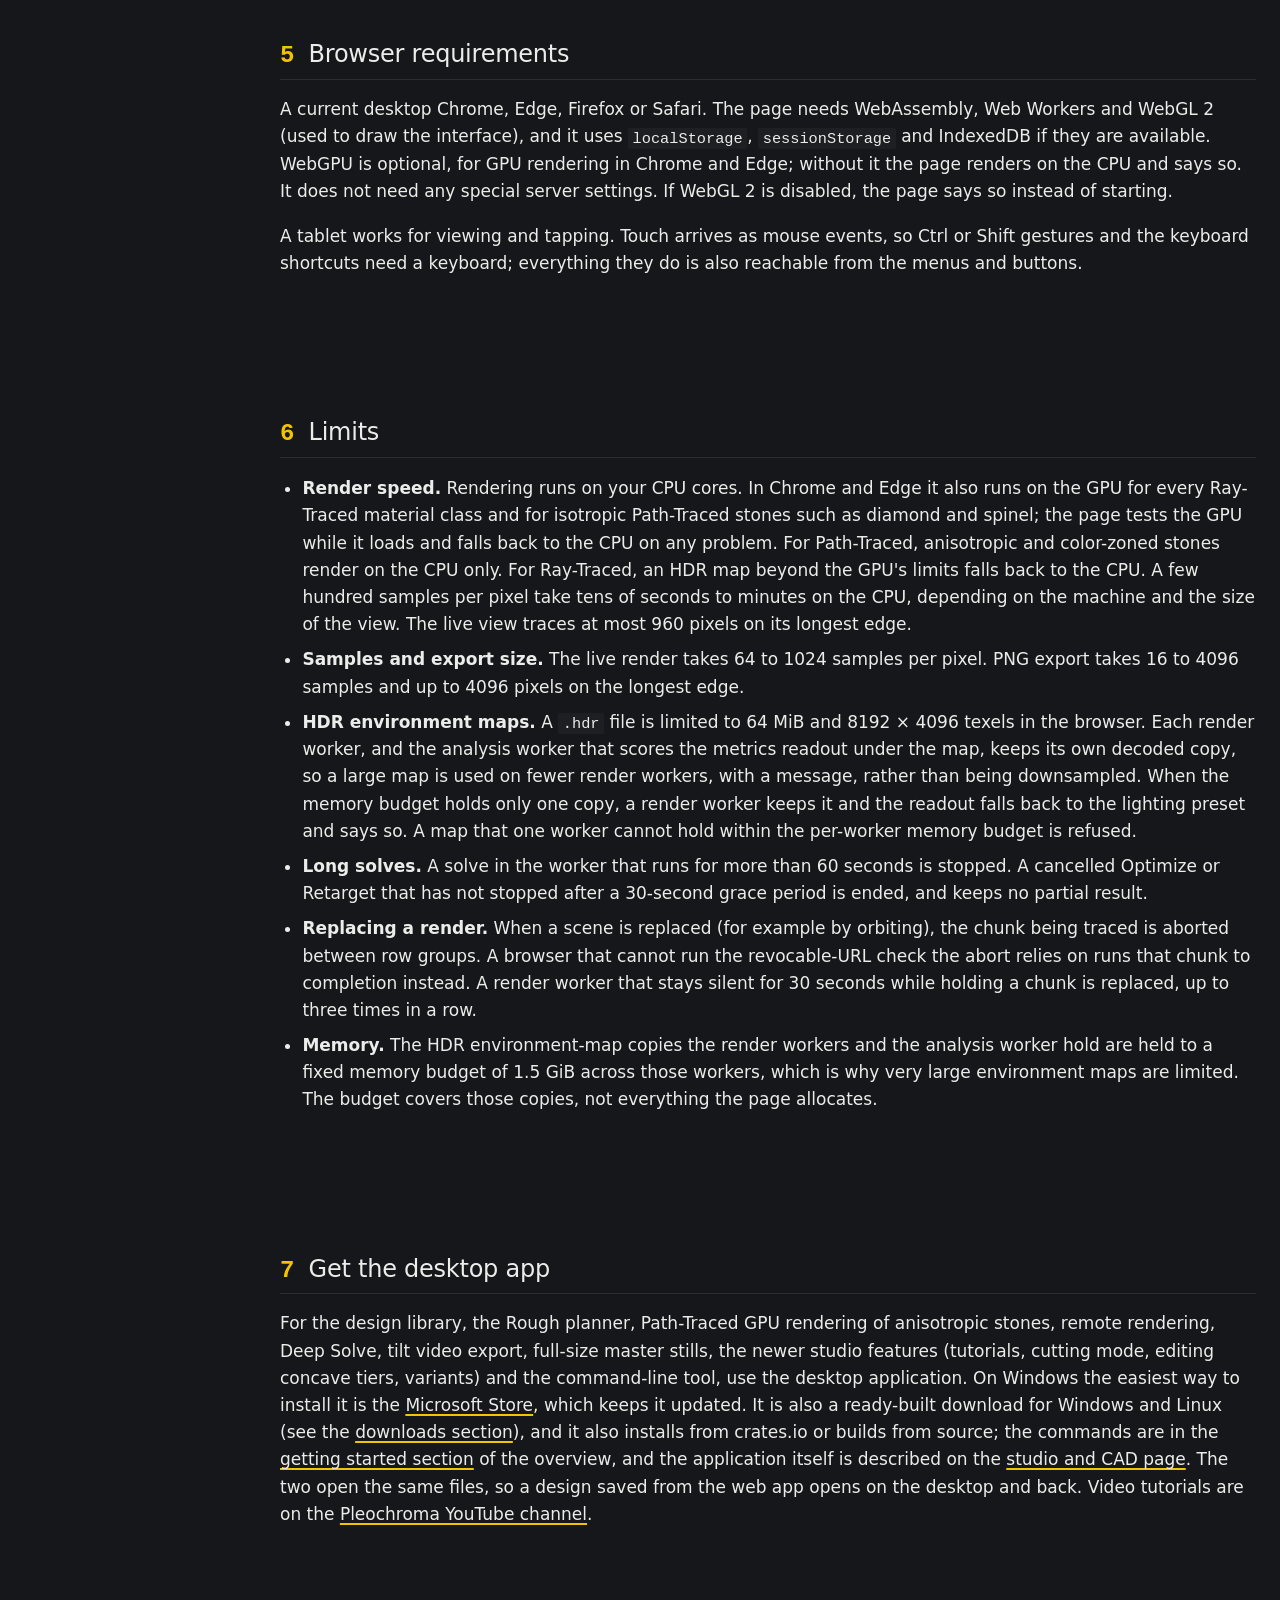
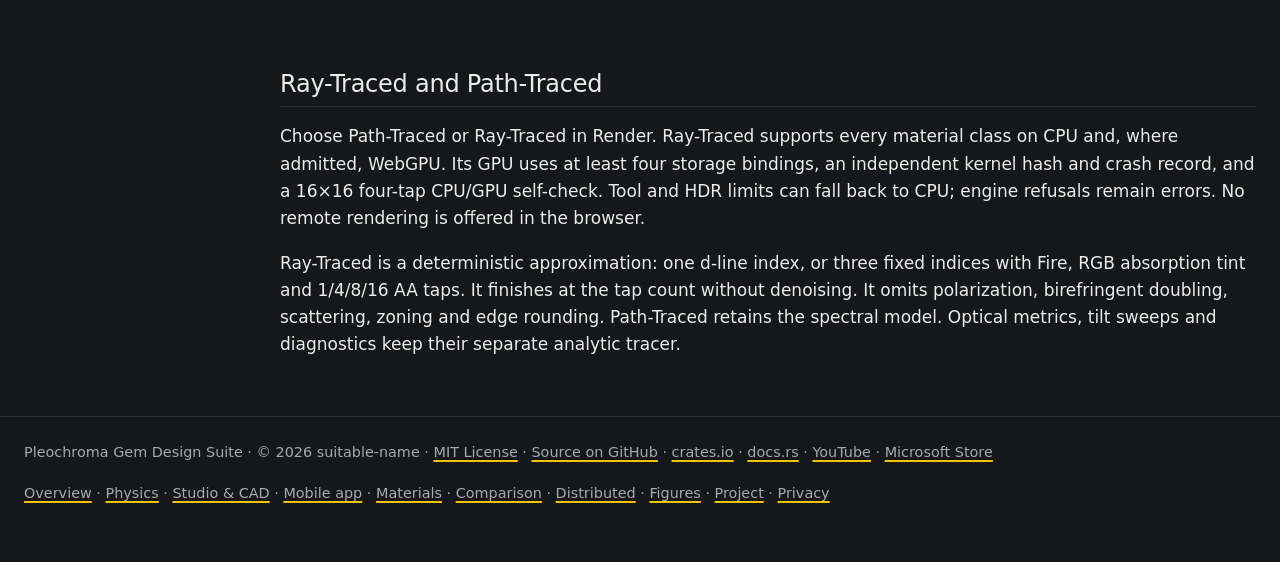
<file: web.html>
<!DOCTYPE html>
<html lang="en">
<head>
<meta charset="UTF-8">
<meta name="viewport" content="width=device-width, initial-scale=1.0">
<title>Faceting design in the browser — Pleochroma web app</title>
<meta name="description" content="Pleochroma in the browser: open or start a faceting design, edit and solve it, and render it on the GPU or your CPU cores. A start-up test picks what your device can use. Nothing to install, nothing uploaded.">
<!-- seo:start -->
<link rel="canonical" href="https://pleochroma.com/web.html">
<meta name="theme-color" content="#16171a">
<meta property="og:type" content="website">
<meta property="og:site_name" content="Pleochroma">
<meta property="og:title" content="Faceting design in the browser — Pleochroma web app">
<meta property="og:description" content="Pleochroma in the browser: open or start a faceting design, edit and solve it, and render it on the GPU or your CPU cores. A start-up test picks what your device can use. Nothing to install, nothing uploaded.">
<meta property="og:url" content="https://pleochroma.com/web.html">
<meta property="og:image" content="https://pleochroma.com/assets/images/fig_fvs_hero.jpg">
<meta property="og:image:width" content="1800">
<meta property="og:image:height" content="1200">
<meta property="og:image:alt" content="A long octagon sapphire rendered by Pleochroma&#x27;s spectral path tracer">
<meta name="twitter:card" content="summary_large_image">
<!-- seo:end -->
<link rel="icon" type="image/png" href="assets/images/icon.png">
<link rel="stylesheet" href="assets/css/style.css">
</head>
<body>

<header class="masthead">
  <div class="container">
    <a href="index.html" class="brand"><img src="assets/images/icon.png" width="24" height="24" alt="">Pleochroma</a>
    <nav>
      <a href="index.html">Overview</a>
      <a href="physics.html">Physics</a>
      <a href="editor.html">Studio &amp; CAD</a>
      <a href="web.html" aria-current="page">Web app</a>
      <a href="mobile.html">Mobile app</a>
      <a href="materials.html">Materials</a>
      <a href="comparison.html">Comparison</a>
      <a href="distributed.html">Distributed</a>
      <a href="gallery.html">Figures</a>
      <a href="project.html">Project</a>
    </nav>
    <a href="https://github.com/suitable-name/pleochroma" class="gh-link">GitHub</a>
  </div>
</header>

<main class="container">

  <div class="page-head">
    <span class="tag">Browser application</span>
    <h1>Pleochroma in the browser</h1>
    <p class="subtitle">Open or start a faceting design, edit and solve it, and render it in a browser tab. Nothing to install.</p>
    <p><a class="cta" href="https://live.pleochroma.com">Open the web app &rarr; live.pleochroma.com</a></p>
  </div>

  <div class="status">
    <span class="status-label">NOTE</span>
    <p>
      The web app shares its faceting engine with the desktop studio. It is a smaller program than the desktop app, and it
      lacks several of the newer studio features, such as tutorials, cutting
      mode and editing concave tiers. Section 3 lists exactly what is missing
      today; several of those items are current limits of this browser build,
      not decisions.
    </p>
  </div>

  <section id="what">
    <h2><span class="sec-num">1</span>What it is</h2>
    <p>
      The web app is the same Pleochroma, compiled to run inside a browser page.
      You open a design file (or start a new one from a template), edit its
      cutting instructions, let the solver close the meet points, look at the
      stone as a solid, a faceting diagram and a spectral render, read off the
      optical figures, and save the design back to your disk as a download.
    </p>
    <p>
      It runs entirely on your own machine. The page is a set of static files;
      once it has loaded, your designs, your settings and the rendering all stay
      in the browser and nothing is uploaded anywhere. There is no account.
    </p>
    <figure class="fig">
      <a href="assets/images/fig_web_ui.png">
        <img src="assets/images/fig_web_ui.png" width="1800" height="1317" alt="The web app's start screen in a desktop browser">
      </a>
      <figcaption>Fig. 1 — The start screen in a desktop browser: material and lighting pickers, the Render, Solid and Diagram views, and the New Design and Open file cards.</figcaption>
    </figure>
    <figure class="fig fig-portrait" style="--fig-max: 360px">
      <a href="assets/images/fig_web_ui_mobile.png">
        <img src="assets/images/fig_web_ui_mobile.png" width="900" height="1498" alt="The web app's start screen on a phone" loading="lazy">
      </a>
      <figcaption>Fig. 2 — The same page on a phone at live.pleochroma.com; the toolbar wraps into two rows.</figcaption>
    </figure>
  </section>

  <section id="can">
    <h2><span class="sec-num">2</span>What it can do</h2>
    <dl class="deflist">
      <dt>Designs</dt>
      <dd>Start a new design from the template gallery (an empty design plus nine built-in templates, in one list). Open or import <code>.asc</code>, <code>.gem</code>, <code>.gcs</code> and Pleochroma's own self-contained <code>.psdd</code> design file, by file picker or by dragging files onto the page. The file reader is the desktop's, so a design file with concave tiers or tier relations (format versions 2 and 3) opens too; section 3 says what the web app does with them. Save the design as <code>.psdd</code>, or save <code>.asc</code>; an experimental <code>.gcs</code> export is in the File menu too. The cutting sheet downloads as an HTML page and the faceting diagram as a PNG. A design's frosted facets are kept in the <code>.psdd</code> file and survive a <code>.gcs</code> import.</dd>

      <dt>CAD editor</dt>
      <dd>The tier table with inline angle editing, keyboard and Ctrl+wheel nudging, undo and redo; the five-tab inspector (Tier, Preform, Optimize, Schedule, History); design settings, including a compact custom-material editor; and the guided walkthrough, the same ten-step worked example as the desktop. The angle and exact-scale fields of the tier form take plain arithmetic such as <code>41.5+0.3</code>. The angle cell in the tier table also takes a relation that starts with <code>=</code>, for example <code>=P1 - 2</code>; the tier then follows the other tier and shows an = badge. A Good / Check / Problem badge sums up the design's checks, with a one-click fix where a safe one exists. The History tab lists every undo step and jumps to any of them. Concave tiers are listed after the flat ones with their tool line; they can be selected but not edited yet.</dd>

      <dt>Mouse manipulation</dt>
      <dd>In the Solid view, drag the angle, depth and index handles of a selected facet, or switch to Slice mode and cut a new facet by dragging a line across the stone. One drag is one undo step, and the design solves itself when you let go.</dd>

      <dt>Solving</dt>
      <dd>Solving anything but a small design runs in a background Web Worker, so the page stays responsive; a small design, or one whose last solve was fast, is solved directly on the page thread. A solve can re-run automatically after each edit (auto-solve). Optimize and Retarget run in the Worker with live progress, and Cancel stops the search between steps and keeps the best result found so far; a search that has not stopped 30 seconds after Cancel is ended and keeps no partial result. If the solve Worker fails three times for the same design, the page reports the failure and does not try again until the design changes.</dd>

      <dt>Rendering</dt>
      <dd>Path-Traced offers a progressive spectral render on your CPU cores and, in Chrome and Edge, on the GPU too for isotropic stones such as diamond and spinel, with a denoise once the picture settles. While the page loads it tests the GPU behind a loading bar and then says what the render uses (section 4). It uses the same physics, the same material catalogue and the same lighting choices as the desktop app, and it can load an HDR environment map (see the limits below). A design with concave tiers is rendered with its tools cut out, on the CPU and on the GPU, and a design's frosted facets are drawn as frosted. Export the result as a PNG in sRGB or Display P3.</dd>

      <dt>Views</dt>
      <dd>The Render view, the Solid view (facet picking and selection linked to the tier table, with the cuts of concave tools drawn) and the Diagram view (crown, pavilion and profile panels).</dd>

      <dt>Optical figures</dt>
      <dd>The metrics readout (brilliance, fire, scintillation, windowing, extinction) and the Tilt Performance dialog: brilliance, windowing and extinction against tilt, four azimuths of 181 points each. Both run in their own worker, so they never wait behind a solve. As on the desktop, the readout is scored under the light the view is lit with: with an HDR environment map loaded it is scored under that map and says so. The tilt sweep is scored under the lighting preset at the current light, as the desktop's dialog is, and the dialog notes this while a map is loaded. For a design with concave tiers, both are scored on the stone with its tools cut out, as on the desktop. The tilt sweep also scores a design's frosted facets as frosted; the metrics readout scores every facet as polished.</dd>

      <dt>Session memory</dt>
      <dd>Your settings and your place in the walkthrough are remembered in this browser, and the design you are working on is restored after a reload, but the app is not a store: save your design as a download before you leave.</dd>
    </dl>
  </section>

  <section id="cannot">
    <h2><span class="sec-num">3</span>What it cannot do yet</h2>
    <p>
      These are the differences from the desktop application, as of this
      release. The right-hand column says where each one lives today.
    </p>
    <table>
      <thead>
        <tr><th>Feature</th><th>Web app</th><th>Desktop app</th></tr>
      </thead>
      <tbody>
        <tr>
          <td>Design library</td>
          <td>No. Open files one at a time.</td>
          <td>The searchable local library and the remote coordinator's catalogue (<a href="editor.html#catalogue">studio page</a>).</td>
        </tr>
        <tr>
          <td>Rough planner</td>
          <td>No. It plans across the design library, which the browser app does not have.</td>
          <td>Library &rarr; Plan Rough...: ranks up to 10 layouts (as many stones as fit or up to a set number, up to 99 designs mixed) from a block, cylinder, pebble or scanned mesh of rough (<a href="editor.html#rough-planner">studio page</a>). Desktop-only for now.</td>
        </tr>
        <tr>
          <td>Remote and distributed rendering</td>
          <td>No.</td>
          <td>Hand sample tracing to a coordinator or render worker (<a href="distributed.html">distributed page</a>).</td>
        </tr>
        <tr>
          <td>GPU rendering</td>
          <td>Ray-Traced supports every material class in Chrome and Edge; Path-Traced supports isotropic stones such as diamond and spinel, including concave stones (up to the 128 tools a design can hold). The page tests the GPU while it loads (section 4). For Path-Traced, anisotropic and color-zoned stones render on the CPU, and the message names the reason.</td>
          <td>The full GPU compute path for isotropic, uniaxial and biaxial materials, when the machine has a suitable adapter.</td>
        </tr>
        <tr>
          <td>Deep Solve</td>
          <td>No.</td>
          <td>Available in the desktop editor.</td>
        </tr>
        <tr>
          <td>Tilt video export</td>
          <td>No.</td>
          <td>Tilt Performance dialog in the desktop studio.</td>
        </tr>
        <tr>
          <td>Batch export and GIF export</td>
          <td>No. One still at a time, as a PNG: no lighting-preset fan-out and no animated GIF.</td>
          <td>The export dialog renders one still per lighting preset marked for export; the tilt video falls back to an animated GIF when <code>ffmpeg</code> is not found (<a href="editor.html#tilt-analytics">studio page</a>).</td>
        </tr>
        <tr>
          <td>Tilt dialog: hover preview, copy data table</td>
          <td>No. The curves, axis switches and hover readout work.</td>
          <td>Tilt Performance dialog in the desktop studio.</td>
        </tr>
        <tr>
          <td>Ghost preview and Compare window for Optimize and Retarget</td>
          <td>No. Results are listed tier by tier; the stone is not redrawn with the pending angles.</td>
          <td>Viewport preview and the before/after Compare window in the desktop editor.</td>
        </tr>
        <tr>
          <td>Optimize objectives, angle ranges and candidates</td>
          <td>No. The Optimize tab has weights, a yield weight, a budget and seed, Polish and Only selected tiers. It runs a single starting arrangement (one start, an evaluation budget of 200 by default). It has no objective presets, no per-tier angle ranges and no list of ranked candidates.</td>
          <td>Five objectives (Balanced, Brilliance, Low windowing, Low extinction, Keep weight), per-tier angle ranges, a girdle guard, several starting arrangements (8 by default, up to 32, an evaluation budget of 800 by default), and up to five ranked candidates, each with a preview (<a href="editor.html#preforms-optimizer">studio page</a>).</td>
        </tr>
        <tr>
          <td>Tier relations</td>
          <td>Partly. The angle cell in the tier table takes a relation that starts with <code>=</code>, for example <code>=P1 - 2</code>, and a tier that follows one shows an = badge. The tier form's angle field takes plain arithmetic only, such as <code>41.5+0.3</code>.</td>
          <td>A tier's angle can follow other tiers, for example <code>=P1 - 2</code>; the tier shows a link icon and the file is written as format version 3.</td>
        </tr>
        <tr>
          <td>Concave facets</td>
          <td>Viewing and rendering, no editing. A design file with concave tiers opens. Its concave tiers are listed after the flat ones with their tool line and can be selected, but there is no tool form and every editing action on one is refused. The Solid view, the render (CPU and GPU), the PNG export, the metrics readout, the tilt sweep, Optimize and Retarget all use the stone with its tools cut out. Apply Gear in the design settings is refused when a concave tier would not be valid on the new gear.</td>
          <td>Cylinder, cone, circle, disc and sphere tools in the tier table and the inspector, drawn in the solid view and the diagram, counted in the optical metrics, and traced by the render on the CPU or the GPU (<a href="editor.html">studio page</a>).</td>
        </tr>
        <tr>
          <td>Angle sweep, Edit as Text, Good / Check / Problem findings from measured figures</td>
          <td>No. There is no angle sweep and no Edit as Text view. The Good / Check / Problem badge covers the structural, windowing-by-angle and proportion findings; it does not use the measured brilliance, windowing and extinction.</td>
          <td>Edit &rarr; Angle Sweep (a table, a chart and CSV for one tier's angle), Edit &rarr; Edit as Text, and a badge that also uses the measured optical figures.</td>
        </tr>
        <tr>
          <td>History and variants</td>
          <td>The History tab lists the undo steps and jumps to any of them, without pictures. There are no variants.</td>
          <td>A History tab with a picture of every step and a jump to any of them, and named variants of a design kept in the library.</td>
        </tr>
        <tr>
          <td>Tutorials and welcome tour</td>
          <td>No. The ten-step guided walkthrough is the only guide.</td>
          <td>90 short tutorials, one for each CAD function, a welcome tour on first run, and Build This Design, which turns a library design into a lesson. Video tutorials are on the <a href="https://www.youtube.com/@Pleochroma">Pleochroma YouTube channel</a>.</td>
        </tr>
        <tr>
          <td>Cutting mode</td>
          <td>No.</td>
          <td>The cutting instructions one step per page for the bench, with done marks kept in the library (Edit &rarr; Cutting Mode...). Desktop-only for now.</td>
        </tr>
        <tr>
          <td>Interface choices and help</td>
          <td>A short User guide and the keyboard shortcut list (Help, or <code>?</code>). There is no Simple / Advanced switch, no Preferences dialog, no high-contrast theme, no command palette and no context help buttons.</td>
          <td>One Simple / Advanced switch, Preferences (interface scale, high contrast, larger drag handles), the manual built into the program with <strong>?</strong> buttons and a glossary, and a command palette on Ctrl+K.</td>
        </tr>
        <tr>
          <td>Quick color in the render</td>
          <td>Partly. The Render settings panel has a Body Color control, a quick copy of the color choice in the design settings, with the same list: the material's color variants, the nine ready-made colors for a one-color material, and Custom with one color for each direction of a pleochroic crystal. It changes the design in one undo step; there is no view-only color. Variants you save stay in this browser, and the design file carries a copy of the variant it uses.</td>
          <td>A Color control next to Render Material: the material's own color, its color variants, the nine ready-made colors (one-color materials only) or any color, for the open design or as a view-only choice.</td>
        </tr>
        <tr>
          <td>Command-line tool</td>
          <td>No. It is a separate program.</td>
          <td><code>pleochroma-cli</code> runs the solver, optimizer, retarget gate and sweep without a window, on one design or on several at once (<a href="index.html#getting-started">getting started</a>).</td>
        </tr>
        <tr>
          <td>Full custom-material editor</td>
          <td>Partly. Name, refractive index, dispersion, birefringence, specific gravity and color (saved with the design in the <code>.psdd</code> file); one custom material travels with the design. There is no entry of Sellmeier or Cauchy coefficients: a material typed that way on the desktop is drawn here with a Cauchy curve built from its n<sub>D</sub> and F&minus;C figure, which is close but not the same curve.</td>
          <td>The full editor, including Sellmeier and Cauchy coefficients with validation (<a href="materials.html#custom-materials">materials page</a>), and the saved custom-material store.</td>
        </tr>
        <tr>
          <td>Design metadata and attachments in the <code>.psdd</code> file</td>
          <td>Kept, not edited. Opening a design file keeps its metadata (title, designer, source, notes, tags, licence, dates, id) and attachments (PDF, original <code>.gem</code>/<code>.asc</code>, diagram image), and Save design writes them back unchanged with a new modification time. The Design panel shows the title, designer, source, notes, tags and licence read-only.</td>
          <td>The same file format carries them (<a href="comparison.html#interop">file formats</a>).</td>
        </tr>
        <tr>
          <td>Large master stills</td>
          <td>Up to 4096 pixels on the longest edge and 4096 samples per pixel.</td>
          <td>Up to 8192 &times; 8192 pixels and 32768 samples per pixel.</td>
        </tr>
        <tr>
          <td>Saved state</td>
          <td>This tab's session only. Save your work as downloads.</td>
          <td>Designs live in the local database and on disk.</td>
        </tr>
      </tbody>
    </table>
  </section>

  <section id="how">
    <h2><span class="sec-num">4</span>How it works</h2>
    <p>
      The desktop application and the web app are built from the same Rust code
      for the editor, the meet-point solver and the optics. The browser build
      compiles that code to WebAssembly and draws its interface with the same
      toolkit (Slint) inside a single canvas.
    </p>
    <p>
      The heavy work runs in Web Workers, so the page stays responsive while it
      runs: rendering is spread over a pool of them, one per CPU core minus one,
      up to eight; solving larger designs, Optimize and Retarget share one more,
      and the optical figures have their own, so they never wait behind a solve.
      Small solves, the final tone map and merge of the rendered chunks, and the
      drawing of the Solid and Diagram views still run on the page thread.
      Rendering runs on your CPU cores. In Chrome and Edge it also runs on the GPU,
      for every Ray-Traced material class and for isotropic Path-Traced stones such as diamond and spinel; that needs WebGPU and is on by
      default.
    </p>
    <p>
      While the page loads it tests the GPU behind a loading bar: it starts a GPU
      worker and asks for the adapter, checks the adapter's limits, compiles the
      kernels one by one and traces a small test picture. The CPU workers render
      meanwhile, and the bar's Hide button hides only the bar. Then the page says
      what the render uses, as a message and as a sentence that stays in the Render
      settings panel, for example &ldquo;Rendering on the GPU (the adapter's name)
      with 7 workers on the CPU&rdquo; or &ldquo;Rendering on the CPU (7 workers)&rdquo;
      followed by the reason. A browser without WebGPU, a Path-Traced stone the GPU cannot trace
      (anisotropic, color-zoned, more than 64
      concave tools, or an environment map too large for the adapter) and any problem
      during the test fall back to the CPU, and the sentence names the reason. The
      GPU Rendering switch in the Render settings panel turns the GPU off; with it
      off, the page skips the test.
    </p>
    <p>
      The result is kept per graphics card, browser version and shader build. An
      adapter that passed before only compiles the kernels again and skips the test
      picture. If the browser lost the GPU during an earlier run, the page does not
      test it by itself again: the panel shows the reason, <strong>Forget GPU Test
      Result</strong> lifts it, and <strong>Test GPU</strong> runs the test by hand.
    </p>
    <p>
      Your settings, walkthrough progress and the GPU test result are remembered in this browser (local storage, per graphics card, browser version and shader build); the design you are working on is kept in the tab and in the browser's database so a reload brings it back, and otherwise in the files you save. There is
      no server side to the app: no upload, no account, no design database.
    </p>
  </section>

  <section id="requirements">
    <h2><span class="sec-num">5</span>Browser requirements</h2>
    <p>
      A current desktop Chrome, Edge, Firefox or Safari. The page needs
      WebAssembly, Web Workers and WebGL 2 (used to draw the interface), and it
      uses <code>localStorage</code>, <code>sessionStorage</code> and IndexedDB if they are available. WebGPU is optional, for
      GPU rendering in Chrome and Edge; without it the page renders on the CPU and
      says so. It does not need any special
      server settings. If WebGL 2 is disabled, the page says so instead of starting.
    </p>
    <p>
      A tablet works for viewing and tapping. Touch arrives as mouse events, so
      Ctrl or Shift gestures and the keyboard shortcuts need a keyboard;
      everything they do is also reachable from the menus and buttons.
    </p>
  </section>

  <section id="limits">
    <h2><span class="sec-num">6</span>Limits</h2>
    <ul>
      <li><strong>Render speed.</strong> Rendering runs on your CPU cores. In Chrome and Edge it also runs on the GPU for every Ray-Traced material class and for isotropic Path-Traced stones such as diamond and spinel; the page tests the GPU while it loads and falls back to the CPU on any problem. For Path-Traced, anisotropic and color-zoned stones render on the CPU only. For Ray-Traced, an HDR map beyond the GPU's limits falls back to the CPU. A few hundred samples per pixel take tens of seconds to minutes on the CPU, depending on the machine and the size of the view. The live view traces at most 960 pixels on its longest edge.</li>
      <li><strong>Samples and export size.</strong> The live render takes 64 to 1024 samples per pixel. PNG export takes 16 to 4096 samples and up to 4096 pixels on the longest edge.</li>
      <li><strong>HDR environment maps.</strong> A <code>.hdr</code> file is limited to 64 MiB and 8192 &times; 4096 texels in the browser. Each render worker, and the analysis worker that scores the metrics readout under the map, keeps its own decoded copy, so a large map is used on fewer render workers, with a message, rather than being downsampled. When the memory budget holds only one copy, a render worker keeps it and the readout falls back to the lighting preset and says so. A map that one worker cannot hold within the per-worker memory budget is refused.</li>
      <li><strong>Long solves.</strong> A solve in the worker that runs for more than 60 seconds is stopped. A cancelled Optimize or Retarget that has not stopped after a 30-second grace period is ended, and keeps no partial result.</li>
      <li><strong>Replacing a render.</strong> When a scene is replaced (for example by orbiting), the chunk being traced is aborted between row groups. A browser that cannot run the revocable-URL check the abort relies on runs that chunk to completion instead. A render worker that stays silent for 30 seconds while holding a chunk is replaced, up to three times in a row.</li>
      <li><strong>Memory.</strong> The HDR environment-map copies the render workers and the analysis worker hold are held to a fixed memory budget of 1.5 GiB across those workers, which is why very large environment maps are limited. The budget covers those copies, not everything the page allocates.</li>
    </ul>
  </section>

  <section id="desktop">
    <h2><span class="sec-num">7</span>Get the desktop app</h2>
    <p>
      For the design library, the Rough planner, Path-Traced GPU rendering of anisotropic stones, remote rendering, Deep Solve, tilt
      video export, full-size master stills, the newer studio features (tutorials, cutting mode,
      editing concave tiers, variants) and the command-line tool, use the desktop application. On
      Windows the easiest way to install it is the
      <a href="https://apps.microsoft.com/store/detail/9PF7KR401SNC">Microsoft Store</a>,
      which keeps it updated. It is also a ready-built download for Windows and Linux (see the
      <a href="index.html#downloads">downloads section</a>), and it also
      installs from crates.io or builds from source; the commands are in the
      <a href="index.html#getting-started">getting started section</a> of the
      overview, and the application itself is described on the
      <a href="editor.html">studio and CAD page</a>. The two open the same
      files, so a design saved from the web app opens on the desktop and back.
      Video tutorials are on the
      <a href="https://www.youtube.com/@Pleochroma">Pleochroma YouTube channel</a>.
    </p>
  </section>

  <section id="ray-traced-update">
    <h2>Ray-Traced and Path-Traced</h2>
    <p>Choose Path-Traced or Ray-Traced in Render. Ray-Traced supports every material class on CPU and, where admitted, WebGPU. Its GPU uses at least four storage bindings, an independent kernel hash and crash record, and a 16×16 four-tap CPU/GPU self-check. Tool and HDR limits can fall back to CPU; engine refusals remain errors. No remote rendering is offered in the browser.</p>
    <p>Ray-Traced is a deterministic approximation: one d-line index, or three fixed indices with Fire, RGB absorption tint and 1/4/8/16 AA taps. It finishes at the tap count without denoising. It omits polarization, birefringent doubling, scattering, zoning and edge rounding. Path-Traced retains the spectral model. Optical metrics, tilt sweeps and diagnostics keep their separate analytic tracer.</p>
  </section>

</main>

<footer>
  <div class="container">
    <p>Pleochroma Gem Design Suite · &copy; 2026 suitable-name · <a href="https://github.com/suitable-name/pleochroma/blob/main/LICENSE">MIT License</a> · <a href="https://github.com/suitable-name/pleochroma">Source on GitHub</a> · <a href="https://crates.io/crates/pleochroma">crates.io</a> · <a href="https://docs.rs/pleochroma">docs.rs</a> · <a href="https://www.youtube.com/@Pleochroma">YouTube</a> · <a href="https://apps.microsoft.com/store/detail/9PF7KR401SNC">Microsoft Store</a></p>
    <p><a href="index.html">Overview</a> · <a href="physics.html">Physics</a> · <a href="editor.html">Studio &amp; CAD</a> · <a href="mobile.html">Mobile app</a> · <a href="materials.html">Materials</a> · <a href="comparison.html">Comparison</a> · <a href="distributed.html">Distributed</a> · <a href="gallery.html">Figures</a> · <a href="project.html">Project</a> · <a href="privacy.html">Privacy</a></p>
  </div>
</footer>

<script src="assets/js/main.js"></script>
</body>
</html>
</file>
<file: assets/css/style.css>
/* Pleochroma — project datasheet stylesheet.
 * Spectral gemstone path tracer and faceting-design CAD, in Rust.
 * MIT License. Source: https://github.com/suitable-name/pleochroma
 *
 * No web fonts, no CDNs, no JS frameworks. System sans/monospace stacks only.
 */

/* Graphite: one dark palette for every visitor. */
:root {
  color-scheme: dark;
  --paper: #16171a;
  --paper-2: #1e1f23;
  --ink: #ececea;
  --ink-2: #a8a9ad;
  --rule: #2c2d31;
  --accent: #f2c400;
  --on-accent: #16171a;
  --figure-frame: #08080a;

  --font-sans: "Segoe UI", system-ui, -apple-system, "Helvetica Neue", Roboto, Arial, sans-serif;
  --font-mono: ui-monospace, "Cascadia Mono", "SF Mono", Consolas, "Liberation Mono", monospace;

  --content-width: 1040px;
}

* {
  box-sizing: border-box;
}

html {
  font-family: var(--font-sans);
  font-weight: 400;
}

body {
  margin: 0;
  background: var(--paper);
  color: var(--ink);
  font-size: 17px;
  line-height: 1.6;
}

img {
  max-width: 100%;
  height: auto;
  display: block;
}

a {
  color: var(--ink);
  text-decoration-color: var(--accent);
  text-decoration-thickness: 2px;
  text-underline-offset: 3px;
}

a:hover {
  color: var(--accent);
}

:focus-visible {
  outline: 2px solid var(--accent);
  outline-offset: 2px;
}

.container {
  max-width: var(--content-width);
  margin: 0 auto;
  padding: 0 1.5rem;
}

/* -----------------------------------------------------------------------
 * Headings and text
 * --------------------------------------------------------------------- */

h1, h2, h3, h4 {
  font-family: var(--font-sans);
  font-weight: 500;
  line-height: 1.2;
  color: var(--ink);
}

h1 {
  letter-spacing: -0.01em;
  font-size: 2.4rem;
  margin: 0 0 0.5rem 0;
}

h2 {
  letter-spacing: -0.01em;
  font-size: 1.5rem;
  margin: 2.75rem 0 1rem 0;
  padding-bottom: 0.5rem;
  border-bottom: 1px solid var(--rule);
}

h3 {
  font-size: 1.15rem;
  margin: 1.75rem 0 0.75rem 0;
  color: var(--ink);
}

/* Numbered section heading: "2  Optics" — number in accent monospace. */
.sec-num {
  font-family: var(--font-mono);
  color: var(--accent);
  font-weight: 600;
  margin-right: 0.6em;
}

p {
  margin: 0 0 1.1rem 0;
}

.subtitle {
  font-size: 1.15rem;
  color: var(--ink-2);
  margin: 0 0 1.5rem 0;
}

.lede {
  font-size: 1.05rem;
  color: var(--ink-2);
}

small, .small {
  font-size: 0.85rem;
  color: var(--ink-2);
}

ul, ol {
  padding-left: 1.4rem;
}

li {
  margin-bottom: 0.5rem;
}

hr {
  border: none;
  border-top: 1px solid var(--rule);
  margin: 2.5rem 0;
}

/* -----------------------------------------------------------------------
 * Masthead
 * --------------------------------------------------------------------- */

.masthead {
  padding: 1.1rem 0;
  border-bottom: 2px solid var(--ink);
}

.masthead .container {
  display: flex;
  align-items: center;
  flex-wrap: wrap;
  gap: 0.4rem 1.2rem;
}

.brand {
  display: flex;
  align-items: center;
  gap: 0.55rem;
  font-family: var(--font-sans);
  font-variant: small-caps;
  font-size: 1.2rem;
  letter-spacing: 0.03em;
  color: var(--ink);
  margin-right: 0.75rem;
}

.brand img {
  width: 24px;
  height: 24px;
}

.masthead nav {
  display: flex;
  flex-wrap: wrap;
  gap: 0 0.9rem;
  font-size: 0.95rem;
}

.masthead nav a {
  color: var(--ink-2);
  text-decoration: none;
  padding: 0.15rem 0;
}

.masthead nav a:hover {
  color: var(--accent);
  text-decoration: underline;
}

.masthead nav a[aria-current="page"] {
  color: var(--ink);
  text-decoration: underline;
  text-decoration-color: var(--accent);
  text-decoration-thickness: 2px;
  text-underline-offset: 6px;
}

.masthead .gh-link {
  margin-left: auto;
  font-size: 0.95rem;
  color: var(--ink-2);
  text-decoration: none;
}

.masthead .gh-link:hover {
  color: var(--accent);
  text-decoration: underline;
}

/* -----------------------------------------------------------------------
 * Page header block
 * --------------------------------------------------------------------- */

.page-head {
  padding: 2.5rem 0 1.5rem 0;
}

.tag {
  font-family: var(--font-mono);
  font-size: 0.78rem;
  letter-spacing: 0.06em;
  text-transform: uppercase;
  color: var(--accent);
}

/* -----------------------------------------------------------------------
 * Sections
 * --------------------------------------------------------------------- */

main {
  padding-bottom: 3rem;
}

section {
  margin: 2.5rem 0;
}

/* -----------------------------------------------------------------------
 * Abstract (two-column, index page)
 * --------------------------------------------------------------------- */

.abstract-grid {
  display: grid;
  grid-template-columns: 1.3fr 1fr;
  gap: 2.5rem;
  align-items: start;
  margin: 1.5rem 0;
}

.abstract-grid .fig {
  margin: 0;
}

/* -----------------------------------------------------------------------
 * Figures
 * --------------------------------------------------------------------- */

.fig {
  margin: 1.75rem 0;
}

.fig a {
  display: block;
  background: var(--figure-frame);
  padding: 16px;
  line-height: 0;
}

/* Text links inside a caption or note stay ordinary inline links; only the image
   link above gets the frame. */
.fig figcaption a,
.fig .fig-note a {
  display: inline;
  background: none;
  padding: 0;
  line-height: inherit;
}

.fig img {
  width: 100%;
  height: auto;
}

figcaption {
  font-family: var(--font-mono);
  font-size: 0.8rem;
  color: var(--ink-2);
  margin-top: 0.6rem;
  line-height: 1.5;
}

.fig-note {
  font-size: 0.92rem;
  color: var(--ink-2);
  margin-top: 0.4rem;
}

/* Two figures side by side. A pair of different shapes sets --fig-cols on the div
   (the ratio of the two aspect ratios, corrected for the frame padding) so both
   images come out the same height; the phone layout below stacks them anyway. */
.fig-grid {
  display: grid;
  grid-template-columns: var(--fig-cols, 1fr 1fr);
  gap: 1.75rem;
}

/* A portrait image (a phone screen, a tall dialog) stands alone, centred, at a
   width that suits it (--fig-max) instead of stretching across the column or
   sitting beside a landscape image half its height. */
.fig-portrait {
  max-width: var(--fig-max, 520px);
  margin-left: auto;
  margin-right: auto;
}

/* A responsive strip for a multi-panel figure (e.g. one cut in five materials):
   as many columns as fit, wrapping instead of forcing a ragged fixed grid. Lives
   INSIDE a single <figure>, so the panels share one caption and one number. */
.fig-grid-auto {
  display: grid;
  grid-template-columns: repeat(auto-fit, minmax(180px, 1fr));
  gap: 2px;
}

.fig-grid-auto img {
  display: block;
  width: 100%;
  height: auto;
}

.fig-grid .fig {
  margin: 0;
}

/* Schematic figures (inline SVG): drawn on paper with a hairline frame, not on
 * the dark plate the renders and screenshots use. */
.diagram-fig svg {
  display: block;
  width: 100%;
  height: auto;
  border: 1px solid var(--rule);
  background: var(--paper);
}

/* -----------------------------------------------------------------------
 * Tables
 * --------------------------------------------------------------------- */

table {
  width: 100%;
  border-collapse: collapse;
  margin: 1.5rem 0;
  font-family: var(--font-mono);
  font-size: 0.85rem;
}

/* A wide table (the comparison matrix) scrolls in its own box rather than making
   the whole page scroll sideways. */
.table-scroll {
  overflow-x: auto;
  -webkit-overflow-scrolling: touch;
}

.table-scroll table {
  min-width: 54rem;
}

/* The comparison matrix: row labels are prose, the cells are single glyphs, so the
   labels get the serif face and left alignment while everything else centres. */
.matrix th[scope="row"] {
  font-family: var(--font-sans);
  font-weight: 400;
  text-align: left;
  white-space: normal;
}

.matrix td {
  text-align: center;
  /* Qualifiers wrap inside a bounded column instead of stretching it, so every
     product column stays roughly the same width and a tick sits under its name. */
  white-space: normal;
  min-width: 6.5rem;
  max-width: 9rem;
}

/* The product names sit CENTRED over their columns of glyphs (the page-wide `th`
   rule is left-aligned, which put each name at the left edge of a column whose
   ticks are centred). The empty corner cell keeps the row-label column's alignment. */
.matrix thead th[scope="col"] {
  text-align: center;
  vertical-align: bottom;
}

.matrix thead th[scope="col"]:first-child {
  text-align: left;
}

.matrix tr.group th {
  font-family: var(--font-mono);
  font-size: 0.72rem;
  letter-spacing: 0.1em;
  text-transform: uppercase;
  color: var(--ink-2);
  text-align: left;
  padding-top: 1.1rem;
}

/* A qualifier beside a tick ("MIT"): present but deliberately quiet, so the
   column still reads as a column of glyphs at a glance. */
.qual {
  display: block;
  font-size: 0.68rem;
  letter-spacing: 0.02em;
  color: var(--ink-2);
}

caption {
  text-align: left;
  font-family: var(--font-sans);
  font-size: 0.95rem;
  color: var(--ink-2);
  margin-bottom: 0.5rem;
  caption-side: top;
}

th, td {
  text-align: left;
  padding: 0.55rem 0.75rem;
  border-bottom: 1px solid var(--rule);
  vertical-align: top;
}

th {
  color: var(--ink);
  font-weight: 600;
  border-bottom: 1px solid var(--ink-2);
}

tbody tr:nth-child(even) {
  background: var(--paper-2);
}

/* The crates.io / docs.rs pair of the workspace table never breaks inside a word. */
td.pub {
  white-space: nowrap;
}

/* Definition lists, used instead of a table where a table would be silly. */
dl.deflist {
  display: grid;
  grid-template-columns: max-content 1fr;
  gap: 0.5rem 1.5rem;
  font-size: 0.95rem;
}

dl.deflist dt {
  font-family: var(--font-mono);
  color: var(--ink-2);
  font-size: 0.85rem;
  padding-top: 0.1rem;
}

dl.deflist dd {
  margin: 0;
}

/* -----------------------------------------------------------------------
 * Status notice
 * --------------------------------------------------------------------- */

.status {
  border-left: 3px solid var(--accent);
  background: var(--paper-2);
  padding: 1rem 1.25rem;
  margin: 1.5rem 0;
}

.status .status-label {
  font-family: var(--font-mono);
  font-size: 0.75rem;
  letter-spacing: 0.08em;
  color: var(--accent);
  display: block;
  margin-bottom: 0.4rem;
}

.status p {
  margin: 0;
}

/* -----------------------------------------------------------------------
 * Call-to-action link (web app page, index)
 * --------------------------------------------------------------------- */

.cta {
  display: inline-block;
  font-family: var(--font-mono);
  font-size: 0.95rem;
  letter-spacing: 0.02em;
  color: var(--on-accent);
  background: var(--accent);
  border: 1.5px solid var(--accent);
  border-radius: 0;
  padding: 0.6rem 1.1rem;
  text-decoration: none;
  overflow-wrap: anywhere;
}

.cta-row {
  display: flex;
  flex-wrap: wrap;
  gap: 0.75rem;
  margin: 1.25rem 0 0;
}

.cta-secondary {
  color: var(--ink);
  background: transparent;
  border: 1.5px solid var(--ink);
}

.cta-secondary:hover {
  color: var(--ink);
  border-color: var(--accent);
}

.cta:hover {
  color: var(--on-accent);
  text-decoration: underline;
  text-decoration-thickness: 2px;
}

/* -----------------------------------------------------------------------
 * Code blocks
 * --------------------------------------------------------------------- */

.code-block {
  background: var(--paper-2);
  border: 1px solid var(--rule);
  border-radius: 2px;
  margin: 1.25rem 0;
  overflow: hidden;
}

.code-block-head {
  display: flex;
  align-items: center;
  justify-content: space-between;
  padding: 0.5rem 0.9rem;
  border-bottom: 1px solid var(--rule);
  font-family: var(--font-mono);
  font-size: 0.78rem;
  color: var(--ink-2);
}

.copy-btn {
  font-family: var(--font-mono);
  font-size: 0.75rem;
  color: var(--ink-2);
  background: transparent;
  border: 1px solid var(--rule);
  border-radius: 2px;
  padding: 0.2rem 0.6rem;
  cursor: pointer;
}

.copy-btn:hover {
  color: var(--ink);
  border-color: var(--ink-2);
}

pre {
  margin: 0;
  padding: 1rem 1.1rem;
  overflow-x: auto;
  font-family: var(--font-mono);
  font-size: 0.85rem;
  line-height: 1.6;
}

code {
  font-family: var(--font-mono);
}

:not(pre) > code {
  font-size: 0.9em;
  background: var(--paper-2);
  padding: 0.1em 0.3em;
  border-radius: 2px;
}

.cmt { color: var(--ink-2); }

/* -----------------------------------------------------------------------
 * Chart / canvas container (materials dispersion chart)
 * --------------------------------------------------------------------- */

.chart-box {
  border: 1px solid var(--rule);
  padding: 1rem;
  margin: 1.5rem 0;
}

.chart-controls {
  display: flex;
  flex-wrap: wrap;
  gap: 0.4rem;
  margin-bottom: 1rem;
}

.chart-controls button {
  font-family: var(--font-mono);
  font-size: 0.78rem;
  background: transparent;
  border: 1px solid var(--rule);
  color: var(--ink-2);
  padding: 0.3rem 0.65rem;
  border-radius: 2px;
  cursor: pointer;
}

.chart-controls button:hover {
  border-color: var(--ink-2);
  color: var(--ink);
}

.chart-controls button[aria-pressed="true"] {
  border-color: var(--accent);
  color: var(--accent);
}

#dispersionCanvas {
  width: 100%;
  height: 260px;
  display: block;
}

.chart-readout {
  font-family: var(--font-mono);
  font-size: 0.8rem;
  color: var(--ink-2);
  margin-top: 0.75rem;
}

.noscript-note {
  font-family: var(--font-mono);
  font-size: 0.8rem;
  color: var(--ink-2);
}

/* -----------------------------------------------------------------------
 * Footer
 * --------------------------------------------------------------------- */

footer {
  border-top: 1px solid var(--rule);
  padding: 1.5rem 0 2.5rem 0;
  font-size: 0.9rem;
  color: var(--ink-2);
}

footer a {
  color: var(--ink-2);
}

footer a:hover {
  color: var(--accent);
}

/* -----------------------------------------------------------------------
 * Responsive
 * --------------------------------------------------------------------- */

@media (max-width: 720px) {
  body {
    font-size: 16px;
  }

  .container {
    padding: 0 1rem;
  }

  h1 {
    font-size: 1.9rem;
  }

  .abstract-grid {
    grid-template-columns: 1fr;
  }

  .fig-grid {
    grid-template-columns: 1fr;
  }

  .fig a {
    padding: 10px;
  }

  dl.deflist {
    grid-template-columns: 1fr;
  }

  table {
    font-size: 0.78rem;
  }

  /* Long file paths and identifiers in table cells wrap instead of widening the page. */
  .matrix td, .matrix th { overflow-wrap: normal; }
  td, th, td code, :not(pre) > code {
    overflow-wrap: anywhere;
  }

  /* On a phone the two registry links stack instead of squeezing the description. */
  td.pub a {
    display: block;
  }
  td.pub .sep {
    display: none;
  }
}

/* -----------------------------------------------------------------------
 * "On this page" (built by main.js from the page's numbered sections)
 * --------------------------------------------------------------------- */

section[id] {
  scroll-margin-top: 1rem;
}

.toc-side,
.toc-back {
  display: none;
}

.toc-head {
  font-family: var(--font-mono);
  font-size: 0.75rem;
  letter-spacing: 0.08em;
  text-transform: uppercase;
  color: var(--ink-2);
  margin: 0 0 0.5rem;
}

.toc-side ol,
.toc-inline ol {
  list-style: none;
  margin: 0;
  padding: 0;
}

.toc-side a,
.toc-inline a {
  display: flex;
  gap: 0.5rem;
  text-decoration: none;
  color: var(--ink-2);
  line-height: 1.35;
}

.toc-num {
  flex: 0 0 1.4rem;
  font-family: var(--font-mono);
  font-size: 0.8em;
  color: var(--accent);
  text-align: right;
  padding-top: 0.15em;
}

.toc-side a:hover,
.toc-inline a:hover {
  color: var(--accent);
  text-decoration: underline;
}

.toc-inline {
  border: 1px solid var(--rule);
  background: var(--paper-2);
  margin: 0 0 1.5rem;
}

.toc-inline summary {
  cursor: pointer;
  padding: 0.6rem 1rem;
  font-family: var(--font-mono);
  font-size: 0.85rem;
  color: var(--ink-2);
}

.toc-inline nav {
  padding: 0 1rem 0.8rem;
}

.toc-inline li {
  padding: 0.25rem 0;
}

/* Narrow screens: a small button back to the list once it has scrolled away. */
@media (max-width: 1199px) {
  .toc-back.is-visible {
    display: block;
    position: fixed;
    right: 1rem;
    bottom: 1rem;
    z-index: 10;
    font-family: var(--font-mono);
    font-size: 0.8rem;
    color: var(--on-accent);
    background: var(--accent);
    border-radius: 0;
    padding: 0.45rem 0.8rem;
    text-decoration: none;
    box-shadow: 0 1px 4px rgba(0, 0, 0, 0.3);
  }

  .toc-back.is-visible:hover {
    color: var(--on-accent);
  }
}

/* Wide screens: the list becomes a sticky sidebar left of the text. The text
   column keeps its usual width; the page only grows by the sidebar. */
@media (min-width: 1200px) {
  main.with-toc {
    max-width: calc(var(--content-width) + 16rem);
    display: grid;
    grid-template-columns: 13.5rem minmax(0, 1fr);
    column-gap: 2.5rem;
  }

  main.with-toc > * {
    grid-column: 2;
  }

  main.with-toc > .toc-side {
    display: block;
    grid-column: 1;
    align-self: start;
    position: sticky;
    top: 1rem;
    max-height: calc(100vh - 2rem);
    overflow-y: auto;
    margin-top: 2.2rem;
    padding-right: 0.25rem;
    font-size: 0.88rem;
  }

  .toc-side li {
    padding: 0.2rem 0;
  }

  .toc-side a[aria-current="location"] {
    color: var(--ink);
    font-weight: 600;
  }

  main.with-toc > .toc-inline {
    display: none;
  }

  /* The header and footer line up with the wider page. */
  body.has-toc .masthead .container,
  body.has-toc footer .container {
    max-width: calc(var(--content-width) + 16rem);
  }
}

/* -----------------------------------------------------------------------
 * Print
 * --------------------------------------------------------------------- */

@media print {
  .masthead, footer, .copy-btn, .toc-side, .toc-inline, .toc-back {
    display: none;
  }

  body {
    background: #fff;
    color: #000;
  }

  .fig a {
    background: #222;
  }

  :root {
    color-scheme: light;
    --paper: #fff;
    --paper-2: #f2f2f2;
    --ink: #000;
    --ink-2: #333;
    --rule: #bbb;
    --accent: #000;
    --on-accent: #fff;
  }

  a {
    color: #000;
    text-decoration: underline;
  }
}

/* "More on the detail page" link that closes a trimmed overview section. */
p.more {
  margin-top: 0.75rem;
  font-size: 0.95rem;
}
p.more a::after {
  content: " \2192";
}

/* Landing-page card grid: one linked card per area. Tokens only. */
.card-grid {
  display: grid;
  grid-template-columns: repeat(auto-fit, minmax(260px, 1fr));
  gap: 1rem;
  margin: 1.25rem 0;
}
a.card {
  display: block;
  padding: 1rem 1.1rem;
  background: var(--paper-2);
  border: 1px solid var(--rule);
  color: var(--ink);
  text-decoration: none;
}
a.card:hover {
  border-color: var(--accent);
}
a.card h3 {
  margin: 0 0 0.35rem 0;
  font-size: 1.05rem;
  color: var(--accent);
}
a.card p {
  margin: 0;
  font-size: 0.92rem;
  color: var(--ink-2);
}
@media (max-width: 720px) {
  .card-grid {
    grid-template-columns: 1fr;
  }
}
</file>
